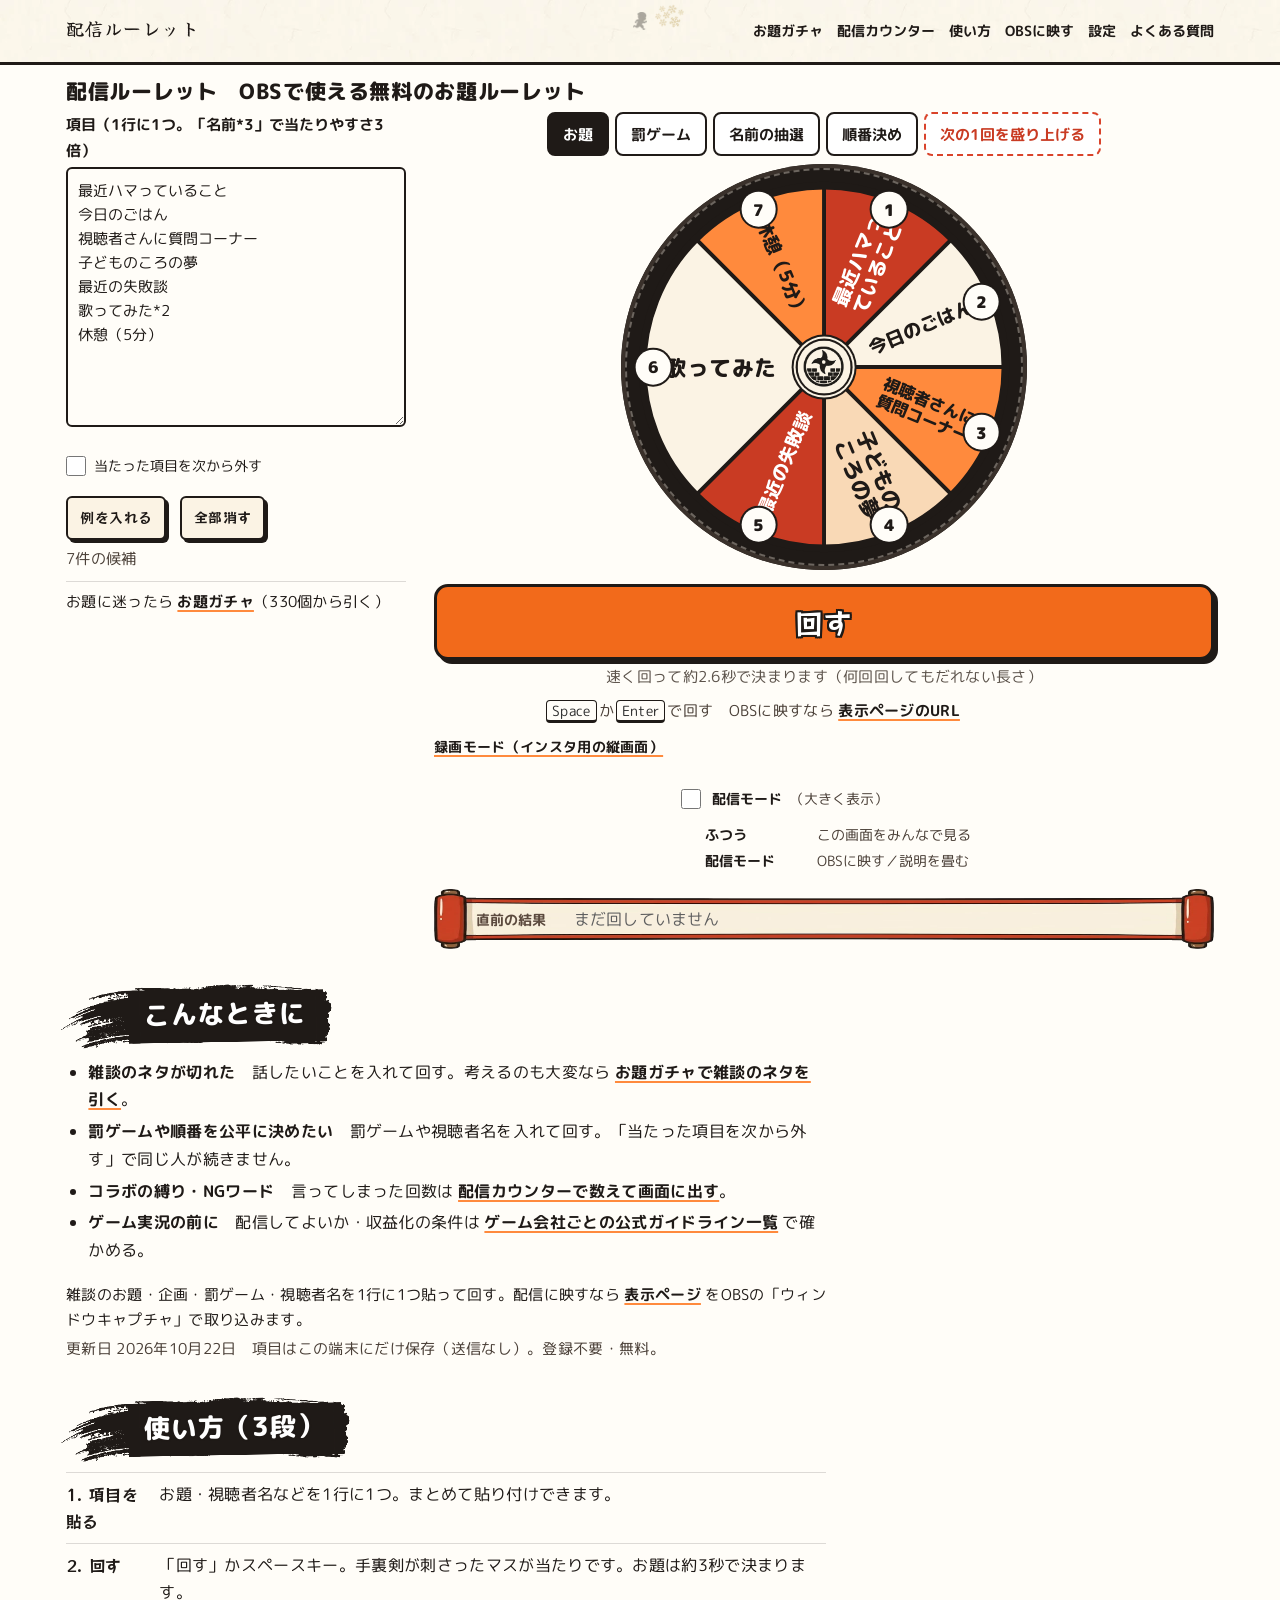
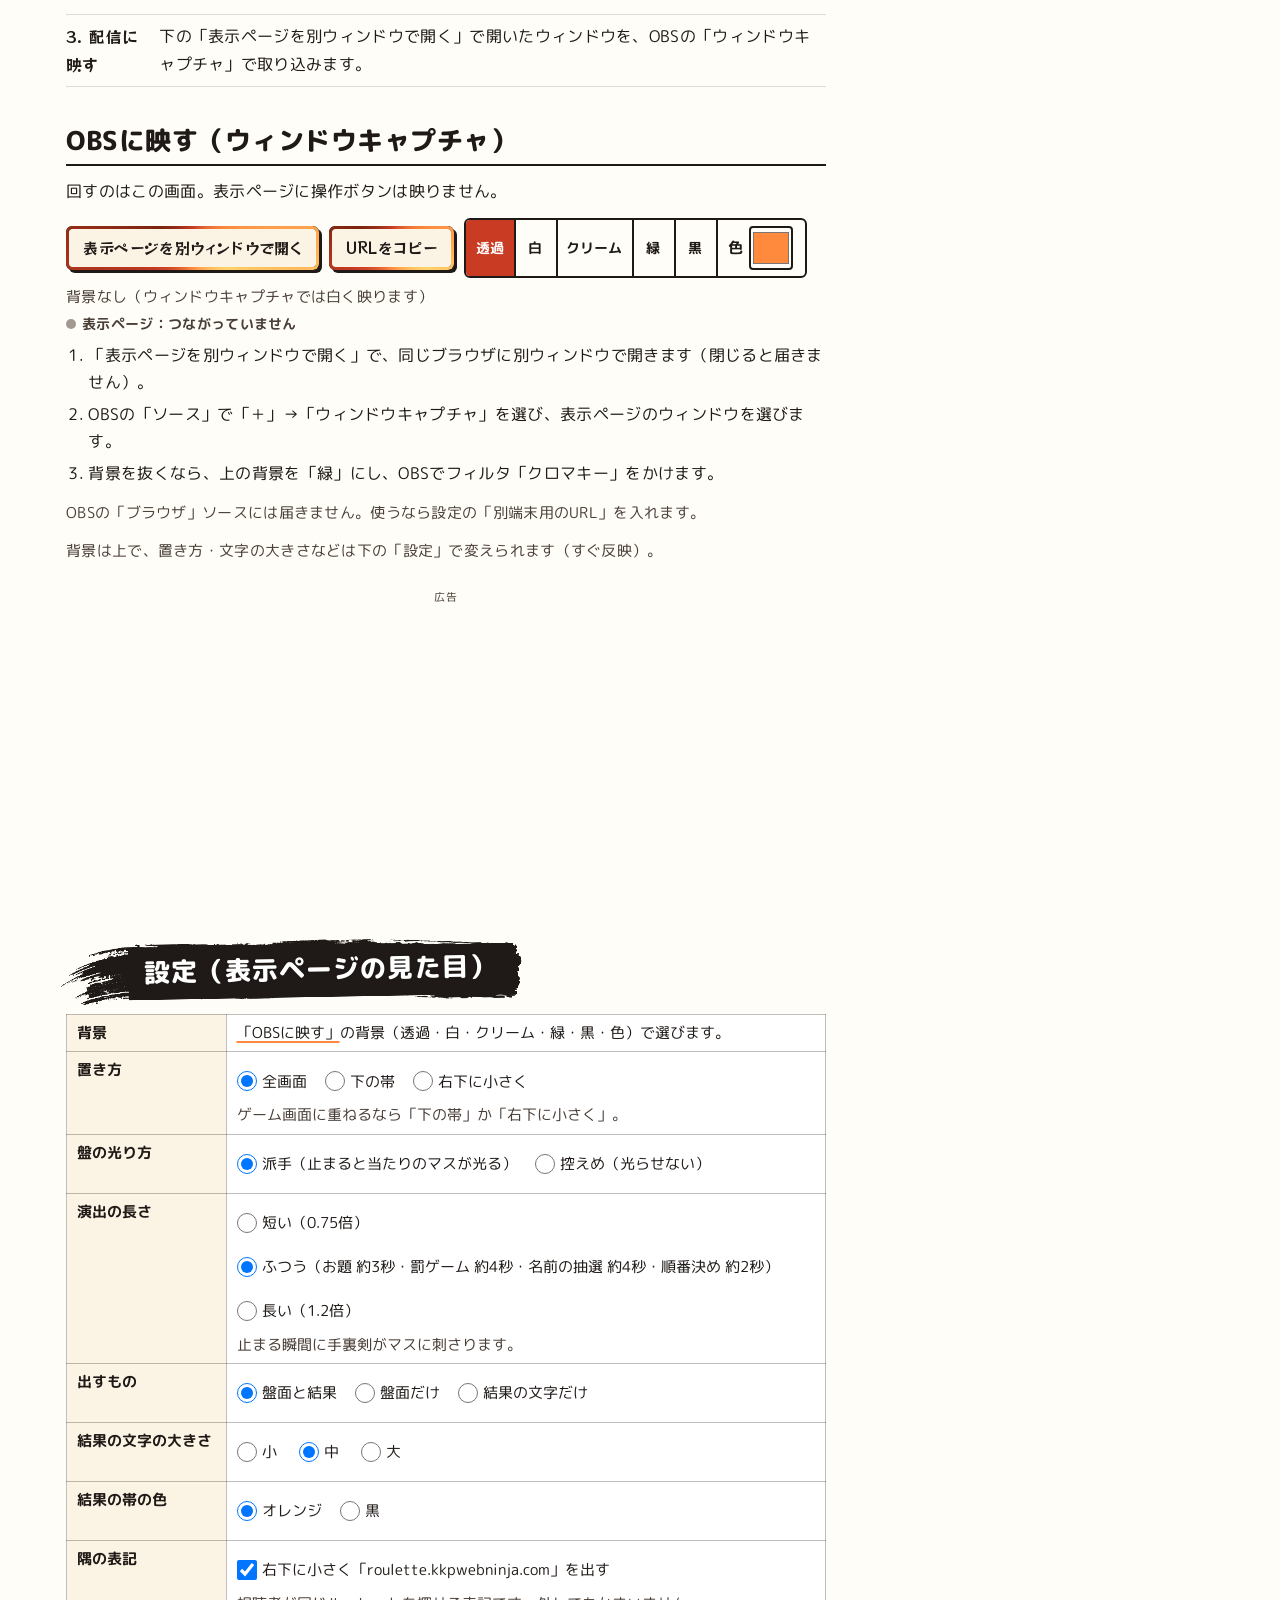
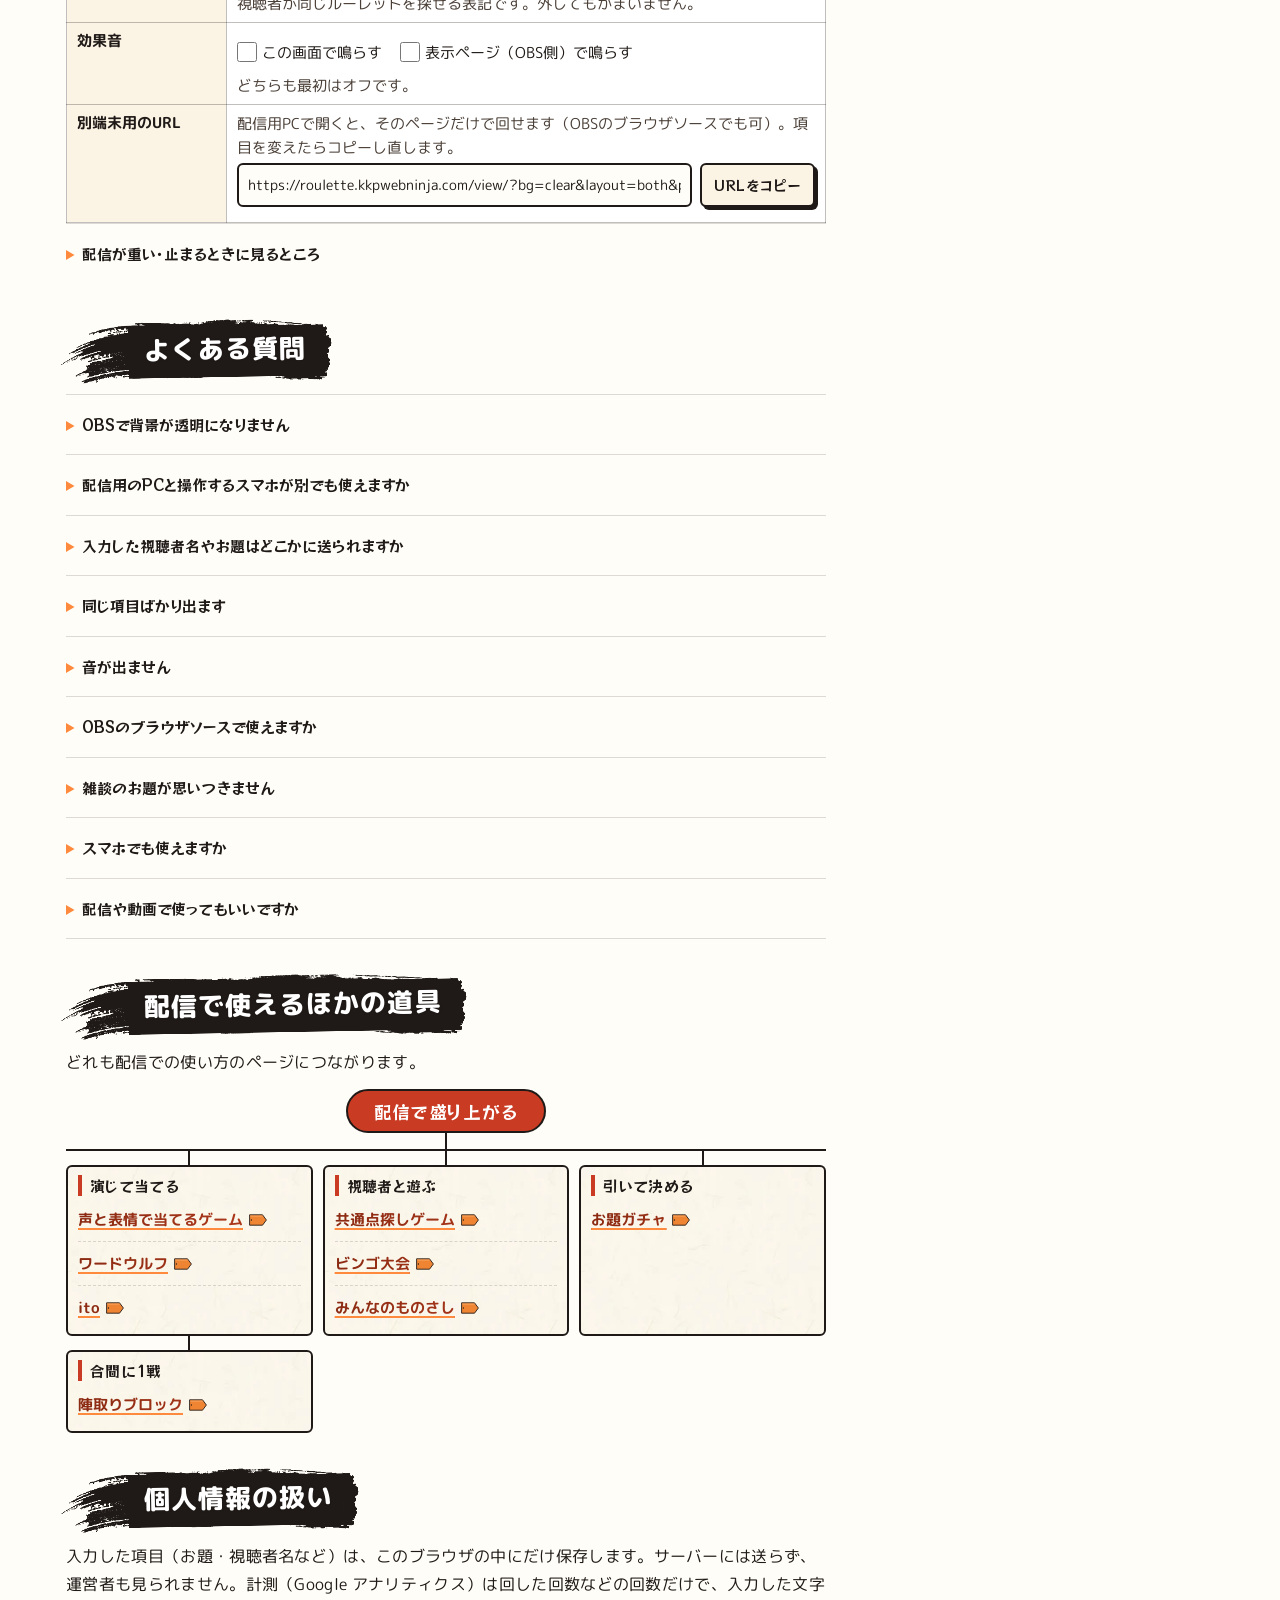
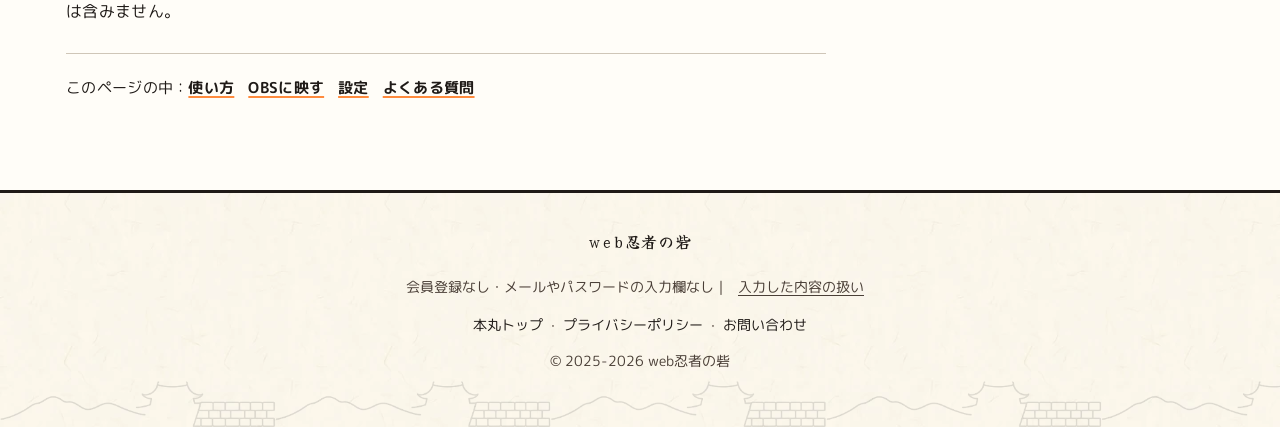
<file: index.html>
<!DOCTYPE html>
<html lang="ja">
<head>
<meta charset="UTF-8">
<meta name="viewport" content="width=device-width, initial-scale=1">
<title>配信ルーレット｜OBSで使える無料のお題ルーレット（雑談・企画・罰ゲーム）</title>
<meta name="description" content="OBSで使える無料のルーレット。雑談のお題・企画・罰ゲーム・視聴者名を1行に1つ貼って回すだけ。表示ページをウィンドウキャプチャで取り込み、緑の背景はクロマキーで抜けます。登録不要、項目はこの端末にだけ保存。">
<link rel="canonical" href="https://roulette.kkpwebninja.com/">
<meta name="robots" content="index,follow,max-image-preview:large">
<meta name="theme-color" content="#e2600f">
<!-- WEBNINJA_UNIFIED_FAVICON -->
<link rel="icon" type="image/png" sizes="32x32" href="/favicon.png">
<link rel="icon" type="image/png" sizes="192x192" href="/favicon-192.png">
<link rel="apple-touch-icon" sizes="180x180" href="/apple-touch-icon.png">
<link rel="preconnect" href="https://fonts.googleapis.com">
<link rel="preconnect" href="https://fonts.gstatic.com" crossorigin>
<link href="https://fonts.googleapis.com/css2?family=M+PLUS+Rounded+1c:wght@400;700;800;900&display=swap" rel="stylesheet">
<link href="https://fonts.googleapis.com/css2?family=Dela+Gothic+One&display=swap&text=NRS%E7%B5%90%E6%9E%9C%E6%AE%8B%E3%82%8A0123456789%2F" rel="stylesheet">
<meta property="og:title" content="配信ルーレット｜OBSで使える無料のお題ルーレット">
<meta property="og:description" content="雑談のお題・企画・罰ゲーム・視聴者名を貼って回すだけ。OBSに映す表示ページつき。登録不要・無料。">
<meta property="og:type" content="website">
<meta property="og:url" content="https://roulette.kkpwebninja.com/">
<meta property="og:site_name" content="配信ルーレット">
<meta property="og:image" content="https://roulette.kkpwebninja.com/ogp.jpg?d=20261023b">
<meta name="twitter:card" content="summary_large_image">
<meta name="twitter:image" content="https://roulette.kkpwebninja.com/ogp.jpg?d=20261023b">
<script src="/ga.js"></script>
<!-- 共通部品 D4 の kit.js は defer なしで先に読む（配信モードの判定 KKit.stream を stream.js と広告より先に使う） -->
<script src="/kit/kit.js?v=d7b7a27"></script>
<script src="/stream.js"></script>
<!-- 2026-11-28 録画モード（?rec=1）のときだけ、結果の太字（RocknRoll One）を字を絞らずに読む（項目は人ごとにちがう字なので） -->
<script>if (window.KKit && KKit.rec && KKit.rec.on) (function () { var l = document.createElement('link'); l.rel = 'stylesheet'; l.href = 'https://fonts.googleapis.com/css2?family=RocknRoll+One&display=swap'; document.head.appendChild(l); })();</script>
<script type="application/ld+json">
{
  "@context":"https://schema.org",
  "@graph":[
    {"@type":"WebApplication","@id":"https://roulette.kkpwebninja.com/#app","name":"配信ルーレット","url":"https://roulette.kkpwebninja.com/","applicationCategory":"UtilitiesApplication","operatingSystem":"Web","inLanguage":"ja","datePublished":"2026-10-15","dateModified":"2026-10-22","description":"OBSで使える無料のお題ルーレット。ライブ配信の雑談のお題・企画・罰ゲーム・視聴者名を貼って回す。OBSのウィンドウキャプチャで映す表示ページつき。項目は端末内にだけ保存、ログイン不要。","offers":{"@type":"Offer","price":"0","priceCurrency":"JPY"},"author":{"@type":"Organization","name":"web忍者の砦"},"publisher":{"@type":"Organization","name":"web忍者の砦","url":"https://kkpwebninja.com/"}},
    {"@type":"FAQPage","@id":"https://roulette.kkpwebninja.com/#faq","mainEntity":[
      {"@type":"Question","name":"OBSで背景が透明になりません","acceptedAnswer":{"@type":"Answer","text":"ウィンドウキャプチャはウィンドウをそのまま映すので、背景は透けません。設定の背景を「緑（クロマキー）」にして、OBSでそのソースにフィルタ「クロマキー」をかけてください。別端末用のURLをブラウザソースに入れているときは、ページ側で背景を透過にしています。そのときは、ブラウザソースの「カスタムCSS」に body { background-color: ... } が残っていると透過になりません。カスタムCSSを空にするか、設定の背景を「透過」に戻してください。"}},
      {"@type":"Question","name":"配信用のPCと操作するスマホが別でも使えますか","acceptedAnswer":{"@type":"Answer","text":"同じ端末・同じブラウザなら自動で同期します（タブをまたいで通信するだけで、サーバーは通りません）。OBSの「ブラウザ」ソースは別のブラウザなので、同じPCでも同期しません。別の端末のときは設定の「別端末用のURL」を配信用PCで開いてください。項目がURLに入っているので、そのページ側でスペースキーかクリックで回せます。"}},
      {"@type":"Question","name":"入力した視聴者名やお題はどこかに送られますか","acceptedAnswer":{"@type":"Answer","text":"サーバーには送りません。項目はこのブラウザの中（localStorage）に残り、「全部消す」で消せます。「別端末用のURL」には項目が入ります（URLを見た人には読めます）。計測は「回した回数」のような回数だけで、項目の中身は送りません。"}},
      {"@type":"Question","name":"同じ項目ばかり出ます","acceptedAnswer":{"@type":"Answer","text":"「当たった項目を次から外す」にチェックを入れると、出た項目は候補から外れます。全部出し切ったら「外した項目を戻す」で最初からにできます。"}},
      {"@type":"Question","name":"音が出ません","acceptedAnswer":{"@type":"Answer","text":"最初はオフです。設定の「効果音」を入れてください。ウィンドウキャプチャで映すときは、PCから出た音がOBSの「デスクトップ音声」として配信に乗ります。別端末用のURLをブラウザソースに入れているときは、ソースの「音声をOBSで制御する」をオンにし、「表示ページ（OBS側）で鳴らす」にもチェックを入れます。ブラウザの決まりで、ページを一度クリックするまで音が鳴らないことがあります。"}},
      {"@type":"Question","name":"OBSのブラウザソースで使えますか","acceptedAnswer":{"@type":"Answer","text":"この画面の操作は、OBSのブラウザソースには届きません（OBSの中は別のブラウザのため）。ブラウザソースを使うなら、設定の「別端末用のURL」をコピーして入れてください。そのページだけで、スペースキーかクリックで回せます。ふだんは「表示ページを別ウィンドウで開く」を「ウィンドウキャプチャ」で取り込むのがかんたんです。"}},
      {"@type":"Question","name":"雑談のお題が思いつきません","acceptedAnswer":{"@type":"Answer","text":"お題ガチャ を使うと、雑談・究極の二択・罰ゲーム・縛りなど330個から引けます。配信に映す表示ページはこのルーレットと共通です。"}},
      {"@type":"Question","name":"スマホでも使えますか","acceptedAnswer":{"@type":"Answer","text":"使えます。画面が縦に並ぶだけで、回す・除外・履歴は同じです。配信に映す使い方はPCが前提なので、PCの横画面に合わせて作っています。"}},
      {"@type":"Question","name":"配信や動画で使ってもいいですか","acceptedAnswer":{"@type":"Answer","text":"はい。個人・法人を問わず、配信・録画・切り抜き・収益化に使えます。使うときは、お問い合わせで一言いただけると助かります。ご要望があれば、優先してアップデートします。細かい条件は 配信・動画でのご利用について にまとめています。"}}
    ]}
  ]
}
</script>
<!-- 共通部品 D4（kkp-kit を kit/ にコピーしたもの。中は手で直さず kkp-kit 側で直して sync.sh） -->
<!-- k-fonts:start -->
<link href="https://fonts.googleapis.com/css2?family=Yuji+Syuku&family=RocknRoll+One&display=swap&text=%2A-.0123456789%3ABCEFGLNOPRSTUWYabcdeghijklmnoprtuwy%7B%7D%C2%A9%C2%B7%E2%86%92%E3%80%81%E3%80%82%E3%80%8C%E3%80%8D%E3%81%82%E3%81%84%E3%81%86%E3%81%88%E3%81%8A%E3%81%8B%E3%81%8C%E3%81%8D%E3%81%8F%E3%81%90%E3%81%91%E3%81%92%E3%81%93%E3%81%94%E3%81%95%E3%81%97%E3%81%98%E3%81%99%E3%81%9A%E3%81%9B%E3%81%9D%E3%81%9F%E3%81%A0%E3%81%A1%E3%81%A3%E3%81%A4%E3%81%A6%E3%81%A7%E3%81%A8%E3%81%A9%E3%81%AA%E3%81%AB%E3%81%AD%E3%81%AE%E3%81%AF%E3%81%B0%E3%81%B3%E3%81%B5%E3%81%B6%E3%81%BB%E3%81%BE%E3%81%BF%E3%82%80%E3%82%81%E3%82%82%E3%82%84%E3%82%88%E3%82%89%E3%82%8A%E3%82%8B%E3%82%8C%E3%82%8D%E3%82%8F%E3%82%92%E3%82%93%E3%82%A1%E3%82%A2%E3%82%A3%E3%82%A4%E3%82%A6%E3%82%A7%E3%82%A8%E3%82%AA%E3%82%AB%E3%82%AC%E3%82%AD%E3%82%AF%E3%82%B0%E3%82%B2%E3%82%B3%E3%82%B4%E3%82%B5%E3%82%B6%E3%82%B7%E3%82%B8%E3%82%B9%E3%82%BD%E3%82%BF%E3%83%80%E3%83%81%E3%83%83%E3%83%86%E3%83%87%E3%83%88%E3%83%89%E3%83%8A%E3%83%8D%E3%83%90%E3%83%93%E3%83%94%E3%83%95%E3%83%96%E3%83%97%E3%83%9A%E3%83%9B%E3%83%9C%E3%83%9D%E3%83%9E%E3%83%A0%E3%83%A3%E3%83%A9%E3%83%AA%E3%83%AB%E3%83%AC%E3%83%AD%E3%83%AF%E3%83%B3%E3%83%BB%E3%83%BC%E4%B8%80%E4%B8%8A%E4%B8%8B%E4%B8%8D%E4%B8%A6%E4%B8%AD%E4%B8%B8%E4%B9%97%E4%BA%8C%E4%BA%BA%E4%BB%98%E4%BB%A5%E4%BB%B6%E4%BC%81%E4%BC%9A%E4%BD%93%E4%BD%95%E4%BD%9C%E4%BD%BF%E4%BE%8B%E4%BF%9D%E4%BF%A1%E5%80%8B%E5%80%8D%E5%80%99%E5%81%B4%E5%83%8F%E5%84%AA%E5%85%88%E5%85%89%E5%85%A5%E5%85%A8%E5%85%AC%E5%85%B1%E5%85%B7%E5%87%BA%E5%88%87%E5%88%9D%E5%88%A5%E5%88%A9%E5%88%B6%E5%88%BA%E5%89%8A%E5%89%8D%E5%89%A3%E5%8A%9B%E5%8A%A9%E5%8A%B9%E5%8B%95%E5%8C%96%E5%8E%9F%E5%8F%8D%E5%8F%8E%E5%8F%96%E5%8F%AF%E5%8F%B3%E5%90%84%E5%90%88%E5%90%8C%E5%90%8D%E5%90%AB%E5%91%8A%E5%95%8F%E5%96%B6%E5%9B%9E%E5%9B%A0%E5%A0%B1%E5%A3%B0%E5%A4%89%E5%A4%96%E5%A4%9A%E5%A4%A7%E5%AD%97%E5%AD%98%E5%AE%89%E5%AE%9A%E5%AE%9F%E5%B0%8F%E5%B1%8A%E5%B1%A5%E5%B8%AF%E5%B9%B3%E5%B9%B4%E5%BA%83%E5%BA%A6%E5%BC%8F%E5%BC%95%E5%BD%93%E5%BE%A1%E5%BF%8D%E6%80%9D%E6%83%85%E6%88%BB%E6%89%8B%E6%89%B1%E6%8A%9C%E6%8A%9E%E6%8A%BD%E6%8E%A2%E6%8E%A7%E6%8F%90%E6%93%8D%E6%95%B0%E6%96%87%E6%96%99%E6%96%B0%E6%96%B9%E6%97%A5%E6%98%8E%E6%98%A0%E6%99%AF%E6%9B%B4%E6%9B%BF%E6%9C%80%E6%9C%88%E6%9C%89%E6%9C%9B%E6%9C%9F%E6%9C%AB%E6%9C%AC%E6%9D%A1%E6%9E%9A%E6%9E%9C%E6%A5%B5%E6%A8%AA%E6%AC%84%E6%AC%A1%E6%AD%A2%E6%AD%B4%E6%AE%8B%E6%AE%B5%E6%B1%BA%E6%B3%81%E6%B3%95%E6%B4%BE%E6%B6%88%E6%B8%AC%E6%BA%90%E6%BC%94%E7%82%B9%E7%84%A1%E7%94%A8%E7%94%BB%E7%95%8C%E7%95%AA%E7%99%BB%E7%99%BD%E7%9B%8A%E7%9B%9B%E7%9B%A4%E7%9B%AE%E7%9B%B4%E7%9E%AC%E7%9F%AD%E7%A0%A6%E7%A2%BA%E7%A4%BA%E7%A4%BE%E7%A7%92%E7%A9%B6%E7%A9%BA%E7%AB%AF%E7%B4%84%E7%B4%B0%E7%B5%90%E7%B5%B1%E7%B6%9A%E7%B7%91%E7%B7%9A%E7%B8%9B%E7%B8%A6%E7%BD%AE%E7%BD%B0%E8%80%83%E8%80%85%E8%81%B4%E8%83%8C%E8%87%AA%E8%89%B2%E8%8D%B7%E8%A1%8C%E8%A1%A8%E8%A3%8F%E8%A3%9C%E8%A6%81%E8%A6%8B%E8%A6%96%E8%A6%A7%E8%A7%A3%E8%A8%80%E8%A8%88%E8%A8%98%E8%A8%AD%E8%A9%B1%E8%AA%AD%E8%AB%87%E8%B2%A0%E8%B2%BC%E8%B3%AA%E8%B6%B3%E8%BA%AB%E8%BB%BD%E8%BE%BC%E8%BF%B7%E9%80%81%E9%80%8F%E9%80%9A%E9%80%9F%E9%81%8A%E9%81%8B%E9%81%8E%E9%81%93%E9%81%B8%E9%83%A8%E9%85%8D%E9%87%8D%E9%8C%B2%E9%95%B7%E9%96%89%E9%96%8B%E9%96%93%E9%99%90%E9%99%A4%E9%9A%85%E9%9B%91%E9%9D%9E%E9%9D%A2%E9%9F%B3%E9%A0%85%E9%A0%86%E9%A1%8C%E9%B3%B4%E9%BB%92%EF%BC%88%EF%BC%89%EF%BC%8B%EF%BC%8F%EF%BC%9A%EF%BD%9C" rel="stylesheet">
<!-- k-fonts:end -->
<link rel="stylesheet" href="/kit/kit.css?v=d7b7a27">
<style>
:root{--ink:#2b2b2b;--sub:#5f5f5f;--line:#cfc6b8;--line-l:#e8e1d6;--head:#fff6ea;--accent:#e2600f;--accent-d:#b84c0a;--link:#0b57a4;--maru:"M PLUS Rounded 1c","Hiragino Maru Gothic ProN","Hiragino Sans","Noto Sans JP",sans-serif}
*{box-sizing:border-box}
html{-webkit-text-size-adjust:100%}
body{margin:0;background:#fff;color:var(--ink);font-family:"Hiragino Sans","Noto Sans JP","Yu Gothic Medium",Meiryo,sans-serif;font-size:16px;line-height:1.7}
a{color:var(--link)}
p{margin:0 0 .8rem}
ul,ol{padding-left:1.4rem;margin:.2rem 0 .8rem}
li{margin:0 0 .3rem}
button,input,select,textarea{font:inherit;color:inherit}
button{cursor:pointer}
code{font-size:.95em;background:#f4f1ec;padding:1px 5px;border-radius:3px}
.site{border-bottom:2px solid var(--accent)}
.site-in{max-width:1180px;margin:0 auto;padding:9px 16px;display:flex;align-items:baseline;justify-content:space-between;gap:6px 12px;flex-wrap:wrap}
.site-name{font-weight:700;font-size:15px;color:var(--ink);text-decoration:none}
.site-nav{font-size:14px}
.site-nav a{color:var(--sub);text-decoration:none;margin-left:14px;display:inline-block;padding:4px 0}
.site-nav a:first-child{margin-left:0}
.wrap{max-width:1180px;margin:0 auto;padding:12px 16px 40px}
h1{font-size:21px;font-weight:700;margin:0 0 .2rem;line-height:1.4}
.lead{font-size:15px;margin:0 0 .2rem}
.lead-below{margin:18px 0 6px}
@media(max-width:600px){header h1{font-size:19px;line-height:1.4;margin:.5rem 0 .6rem}}
.meta{font-size:14px;color:var(--sub);margin:0 0 .8rem}
h2{font-size:19px;font-weight:700;margin:2.4rem 0 .6rem;padding:0 0 .3rem;border-bottom:2px solid var(--ink);line-height:1.4;scroll-margin-top:8px}
h3{font-size:16.5px;font-weight:700;margin:1.4rem 0 .4rem;padding-left:.55rem;border-left:4px solid var(--accent);line-height:1.4}
table{border-collapse:collapse;width:100%;font-size:14.5px;background:#fff}
th,td{border:1px solid var(--line);padding:7px 10px;text-align:left;vertical-align:top;line-height:1.55}
th{background:var(--head);font-weight:700;white-space:nowrap}
.note{font-size:14px;color:var(--sub)}
.narrow{max-width:760px}

/* 道具 */
.tool{display:grid;grid-template-columns:minmax(280px,340px) minmax(0,1fr);gap:16px 28px;align-items:start;margin-top:6px}
@media(max-width:860px){.tool{grid-template-columns:1fr}textarea#items{min-height:150px}}
.col-in label.lab{display:block;font-weight:700;font-size:14px;margin:0 0 4px}
textarea#items{width:100%;min-height:260px;padding:10px;border:1px solid var(--line);resize:vertical;line-height:1.6;font-size:15px}
.opt{font-size:14px;margin:8px 0 0;display:flex;flex-wrap:wrap;gap:6px 14px;align-items:center}
.opt label{display:inline-flex;align-items:center;gap:5px}
.btn{border:1px solid var(--ink);background:#fff;padding:7px 12px;font-size:14px;font-weight:700;line-height:1.2}
.btn:hover{background:#f4f1ec}
.btn.sm{padding:4px 9px;font-size:14px;font-weight:400}
.btn[disabled]{opacity:.45;cursor:not-allowed}
.count{font-size:14px;color:var(--sub);margin:6px 0 0}
.gacha-link{font-size:14px;margin:10px 0 0;padding:8px 0 0;border-top:1px solid var(--line-l);line-height:1.6}
.col-wheel{display:flex;flex-direction:column;align-items:center}
.fromstream{border:2px solid var(--accent);background:var(--head);padding:8px 12px;margin:0 0 10px;font-size:14.5px;display:flex;gap:8px 10px;align-items:flex-start;flex-wrap:wrap}
.fromstream[hidden]{display:none}
.fromstream p{margin:0;flex:1 1 16em}
.stage{position:relative;width:100%;display:flex;justify-content:center}
#wheel{display:block;max-width:100%}
.spin{margin:14px 0 0;width:100%;max-width:560px;background:var(--accent);color:#fff;border:2px solid #2b2b2b;box-shadow:0 4px 0 #2b2b2b;padding:12px 24px;font-size:24px;font-weight:800;letter-spacing:.06em;min-height:64px}
.spin:active{transform:translateY(3px);box-shadow:0 1px 0 #2b2b2b}
.spin{font-family:"M PLUS Rounded 1c","Hiragino Maru Gothic ProN",sans-serif;font-weight:900;letter-spacing:.04em;transition:transform .08s ease,box-shadow .08s ease,background-color .12s}
.spin:hover:not([disabled]){transform:translateY(-1px);box-shadow:0 5px 0 #2b2b2b}
.spin[disabled]{box-shadow:none;border-color:#c9c2b8}
.btn{transition:transform .08s ease,box-shadow .08s ease}
.btn:hover{transform:translateY(-1px);box-shadow:0 2px 0 #2b2b2b}
.btn:active{transform:translateY(1px);box-shadow:none}
.spin:focus-visible,.btn:focus-visible{outline:3px solid #ffd23f;outline-offset:2px}
.result .r-txt{font-family:"M PLUS Rounded 1c","Hiragino Maru Gothic ProN",sans-serif;font-weight:900;letter-spacing:.01em}
.keys{width:100%;max-width:560px;font-size:14px;color:var(--sub);margin:8px 0 0;text-align:left}
.keys kbd{font-family:inherit;font-size:14px;border:1px solid var(--line);border-bottom-width:2px;padding:0 5px;background:#faf8f4;color:var(--ink);margin:0 2px}
.spin:hover{background:var(--accent-d)}
.spin[disabled]{background:#c9c2b8;cursor:not-allowed}
.result{width:100%;max-width:560px;margin:12px 0 0;border-top:2px solid var(--ink);border-bottom:1px solid var(--line);padding:6px 0 8px;text-align:left;display:grid;grid-template-columns:5.5em 1fr;gap:4px 10px;align-items:baseline}
.result .r-lab{font-size:14px;font-weight:700;color:var(--sub);line-height:1.2}
.result .r-txt{font-family:var(--maru);font-size:28px;font-weight:800;line-height:1.3;word-break:break-word}
.result .r-txt.wait{font-size:16px;font-weight:400;color:var(--sub)}
.hist{margin:14px 0 0;width:100%;max-width:560px;font-size:14px}
.hist-h{display:flex;justify-content:space-between;align-items:center;gap:8px}
.hist-h b{font-size:14px}
.hist ol{margin:4px 0 0;padding-left:1.6rem;max-height:120px;overflow:auto}
.hist li{margin:0;color:var(--sub)}
.hist li span{color:var(--ink)}

/* 広告（標準サイズ・高さ予約） */
.kkp-ad{text-align:center;margin:22px auto 0;max-width:680px;min-height:288px;padding-top:6px;width:100%}
.kkp-ad[hidden]{display:none}
.kkp-ad-label{font-size:11px;color:#999;letter-spacing:.08em;margin:0 0 6px;line-height:1}
.kkp-ad ins.adsbygoogle,.kkp-ad ins.adsbygoogle-later{display:block;width:300px;height:250px;margin:0 auto}
@media(min-width:768px){.kkp-ad{min-height:318px}.kkp-ad ins.adsbygoogle,.kkp-ad ins.adsbygoogle-later{width:336px;height:280px}}
.kkp-ad:has(ins[data-ad-status="unfilled"]){display:none}

/* 使い方・設定 */
.steps{list-style:none;padding:0;margin:0 0 .8rem;border-top:1px solid var(--line-l)}
.steps li{border-bottom:1px solid var(--line-l);padding:8px 0;margin:0;display:grid;grid-template-columns:5.2em 1fr;gap:10px}
.steps li b{font-weight:700}
.urlrow{display:flex;gap:8px;flex-wrap:wrap;align-items:center;margin:4px 0 8px}
.vlive{display:flex;flex-wrap:wrap;align-items:center;gap:6px 14px;margin:6px 0 8px}
#viewOpen{margin:4px 0 0}
.urlrow input{flex:1 1 320px;padding:7px 9px;border:1px solid var(--line);font-size:14px;background:#faf8f4}
.set{width:100%;max-width:760px}
.set th{width:11em}
.set td label{display:inline-flex;align-items:center;gap:5px;margin-right:14px}
@media(max-width:600px){.set,.set tbody,.set tr,.set th,.set td{display:block;width:auto}.set th{white-space:normal;border-bottom:0}.set td label{margin:2px 12px 2px 0}.urlrow input{min-width:0;flex-basis:100%}}
.set select,.set input[type=color]{padding:4px 6px;border:1px solid var(--line)}
.set input[type=color]{width:46px;height:30px;padding:2px}
.flash{font-size:14px;color:var(--accent-d);margin-left:4px}
details{border-top:1px solid var(--line-l);padding:8px 0}
details:last-of-type{border-bottom:1px solid var(--line-l)}
summary{cursor:pointer;font-weight:700;font-size:15px;padding:9px 0}
details p{margin:.5rem 0 .3rem;font-size:15px}
.uf{text-align:center;padding:2rem 1rem 2.5rem;font-size:.875rem;color:#94a3b8;line-height:2;border-top:1px solid #f0e6d2;margin-top:2.5rem;background:#fffcf7}
.uf-name{font-weight:800;color:#8b6b3d;font-size:.875rem;margin-bottom:.4rem}
.uf a{color:#8b6b3d;text-decoration:none;margin:0 .5rem}
.uf-c{margin-top:.5rem;color:#bfa97a}

/* 2026-10-20 配信で映しても読めるように：大きい画面では道具の欄を広く・直前の結果を大きく（PC・2列のときだけ） */
@media(min-width:1500px){.wrap{max-width:1560px}.site-in{max-width:1560px}}
@media(min-width:861px){.result{max-width:none}.result .r-txt{font-size:clamp(28px,2.6vw,52px);line-height:1.25;word-break:auto-phrase;text-wrap:balance}.spin{max-width:none}}
/* 2026-10-25 「当たった項目を次から外す」のチェック欄が13pxだった。箱20px・押せる高さ44px */
.opt>label:has(#exclude){display:inline-flex;align-items:center;gap:8px;min-height:44px}
#exclude{width:20px;height:20px;margin:0;flex:none}
/* 2026-11-10 設定の選ぶ所が高さ22px・丸13pxだった。押せる高さ44px・丸20px */
.set td label,.opt label{min-height:44px;min-width:44px}
body .btn.sm,body .stream-sw{min-height:44px}
.set input[type=radio],.set input[type=checkbox]{width:20px;height:20px;margin:0;flex:none}
.k-vo-bg button{min-width:44px}
.k-vo-color input[type=color]{min-width:44px;min-height:44px}
.urlrow input{min-height:44px}
/* 2026-11-04 スマホ幅だけ、盤と「回す」を項目の欄より上に。項目の欄は「項目を編集」で開け閉め（PC・配信用は変えない） */
.edit-tg{display:none}
@media(max-width:600px){
  .tool .col-wheel{order:-1}
  .col-in .edit-tg{display:block;width:100%;min-height:48px;font-size:15px;text-align:left}
  .col-in.shut>:not(.edit-tg){display:none}
}
/* ===== 録画モード（?rec=1・2026-11-28）: インスタに載せる画面録画用の縦9:16。枠・安全地帯・広告とGA4は kit の k-rec。
   ふつうの画面の盤（.stage と #wheel）を録画モードのときだけ枠へ移して使う（同じ盤・同じ演出）。項目はふつうの画面で入れておく */
#rlRec{background:var(--k-kinari) url(/kit/img/d4-washi.webp) center/480px repeat}
#rlRec[data-rec-bg]{background:var(--k-kinari) var(--k-rec-bg) center/cover no-repeat}   /* 2026-11-28 背景の絵（kit の data-rec-bg・Gemini 製・文字なし） */
#rlRec .k-rec-cheer{bottom:7cqh}   /* 女の子は下のボタンの所に出す（止まった項目と盤に重ねない） */
#rlRec .rl-safe{gap:1.4cqh;align-items:stretch}
#rlRec .rl-head{flex:none;min-height:15cqh;display:flex;flex-direction:column;align-items:center;justify-content:center;text-align:center}
#rlRec .rl-head span{display:block;font-size:max(14px,3.8cqw);font-weight:800;color:var(--k-sumi);line-height:1.3}
#rlRec .rl-head b{display:block;font-size:9.5cqw;color:#ffd27a;word-break:auto-phrase;overflow-wrap:anywhere;display:-webkit-box;-webkit-box-orient:vertical;-webkit-line-clamp:3;overflow:hidden}
#rlRec .rl-head.res b{color:#fff}
#rlRec .rl-head .rl-pre{display:inline-block;margin:0 auto .6cqh;padding:.2cqh 3cqw;border-radius:999px;background:var(--k-shu);color:#fff;font-size:max(14px,4cqw)}
#rlRec .rl-head .rl-ord{margin-top:.8cqh;font-size:max(14px,3.6cqw);line-height:1.4;display:-webkit-box;-webkit-box-orient:vertical;-webkit-line-clamp:2;overflow:hidden}
#rlRec .rl-head.pop b{animation:rl-pop .42s ease-out}
@keyframes rl-pop{0%{transform:scale(.6);opacity:0}60%{transform:scale(1.08);opacity:1}100%{transform:scale(1)}}
#rlRec .rl-mid{flex:1 1 0;min-height:0;display:flex;align-items:center;justify-content:center;position:relative}
#rlRec .rl-mid .stage{width:auto}
#rlRec .rl-foot{flex:none;min-height:15cqh;display:flex;flex-direction:column;justify-content:flex-start;gap:1cqh;align-items:stretch}   /* 場面が変わっても盤が動かないよう高さを決めておく */
#rlRec button{font-family:inherit;cursor:pointer;-webkit-tap-highlight-color:transparent;margin:0}
#rlRec .rl-btn{display:flex;align-items:center;justify-content:center;min-height:max(48px,7.4cqh);padding:0 1cqw;border:3px solid var(--k-sumi);border-radius:6px;background:var(--k-orange);color:#fff;font-family:var(--k-bold);font-size:max(18px,6cqw);letter-spacing:.06em;text-shadow:var(--k-rec-out);box-shadow:4px 4px 0 var(--k-sumi);white-space:nowrap;line-height:1.2;min-width:0}
#rlRec .rl-btn:active{transform:translate(4px,4px);box-shadow:none}
#rlRec .rl-btn[disabled]{background:#c9c2b8;box-shadow:none;cursor:not-allowed}
#rlRec .rl-row{margin:0;display:flex;align-items:center;justify-content:center;gap:2cqw;flex-wrap:wrap}
#rlRec .rl-sub{display:inline-flex;align-items:center;justify-content:center;min-height:44px;padding:0 3cqw;border:2px solid var(--k-sumi);border-radius:6px;background:#fff;color:var(--k-sumi);font-weight:800;font-size:max(14px,3.4cqw);white-space:nowrap;line-height:1.2}
#rlRec .rl-sub[aria-pressed="true"]{background:var(--k-shu);color:#fff}
#rlRec[data-s=spin] .rl-row{visibility:hidden}
#rlRec[data-s=end] .rl-row{display:none}
#rlRec .k-rec-credit{margin:0}
#rlRec .k-rec-credit[hidden]{display:none}
/* 演出の字は画面の幅（vw）で決まっているので、枠の幅（cqw）に合わせ直す */
#rlRec .rfx-wc-h{font-size:max(16px,4.6cqw)}
#rlRec .rfx-wc-n{font-size:max(24px,9cqw)}
#rlRec .rfx-wc-s{font-size:max(14px,3.8cqw)}
#rlRec .rfx-batsu{font-size:max(14px,4.2cqw)}
#rlRec .rfx-batsu.star{font-size:max(15px,4.8cqw)}
#rlRec .rfx-safe{font-size:max(18px,6cqw)}
#rlRec .rfx-nen{min-width:0;width:70cqw;top:var(--k-rec-top)}
#rlRec .rfx-nen-t{font-size:max(18px,7cqw)}
#rlRec .rfx-nen-s{font-size:max(14px,3.6cqw)}
#rlRec .rfx-order{display:none}   /* 順番は上の大きな字で出す（右の表はインスタの右端に隠れるため） */
</style>
<link rel="stylesheet" href="/d4.css?v=20261030b">
<link rel="stylesheet" href="/stream.css">
<link rel="stylesheet" href="/rfx.css?v=20261023b">
<style>
/* 2026-11-11 スマホの上のナビを1段に：「設定」「よくある質問」はページの下の1行へ（PCは今のまま） */
@media(max-width:600px){.site-nav .nav-pc{display:none}}
.page-links{margin:28px 0 0;padding:12px 0 0;border-top:1px solid var(--line);font-size:15px}
.page-links a{display:inline-flex;align-items:center;min-height:44px;margin-right:14px}
html.stream .page-links{display:none}
/* 2026-11-28 録画モードへの小さなリンク（配信モードでは出さない） */
.rec-link-row{margin:2px 0 0;width:100%;max-width:560px;text-align:left}
@media(min-width:861px){.rec-link-row{max-width:none}}
html.stream .rec-link-row{display:none}
/* 2026-11-11 本文と補足の字を15px以上に（表の中の小さい字はそのまま） */
body .meta,body .note,body .gacha-link,body .count,body .keys,body .rfx-mode-note,body .col-in label.lab,body .k-vo-how,body .set td label{font-size:15px}
</style>
</head>
<body class="k-page">
<!-- 2026-11-28 録画モード（?rec=1）の画面。ふつうの画面では出ない（kit の .k-rec-stage）。盤は下の script がふつうの画面から移す -->
<div class="k-rec-stage" id="rlRec" data-s="start" data-rec-bg="/img/rec-bg.webp">
  <div class="k-rec-safe rl-safe">
    <div class="rl-head" id="rlHead"><b class="k-rec-big" id="rlBig">今日のお題は？</b><span id="rlSub"></span></div>
    <div class="rl-mid" id="rlMid"></div>
    <div class="rl-foot">
      <button type="button" class="rl-btn" id="rlSpin">回す</button>
      <p class="k-rec-credit" id="rlCredit" hidden>roulette.kkpwebninja.com<small>お題・罰ゲーム・抽選のルーレット（無料）</small></p>
      <p class="rl-row"><button type="button" class="rl-sub" id="rlSound" aria-pressed="false">効果音</button><a class="k-rec-exit" href="/">ふつうの画面に戻る</a></p>
    </div>
  </div>
</div>
<div class="site"><div class="k-bg" aria-hidden="true"><img class="k-deco k-ninja" src="/kit/img/d4-ninja.webp" alt=""><img class="k-deco k-season k-season-momiji" src="/kit/img/d4-momiji.webp" alt=""><img class="k-deco k-season k-season-yuki" src="/kit/img/d4-yuki.webp" alt=""><img class="k-deco k-season k-season-shochikubai" src="/kit/img/d4-kadomatsu.webp" alt=""></div><div class="site-in">
  <a class="site-name" href="/">配信ルーレット</a>
  <nav class="site-nav"><a href="/odai-gacha/">お題ガチャ</a><a href="/counter/">配信カウンター</a><a href="#howto">使い方</a><a href="#obs">OBSに映す</a><a class="nav-pc" href="#settings">設定</a><a class="nav-pc" href="#faq">よくある質問</a></nav>
</div></div>
<div class="wrap">
<header>
  <h1>配信ルーレット　OBSで使える無料のお題ルーレット</h1>
</header>

<main>
<div class="fromstream" id="fromStream" hidden><p>配信で見たルーレットはこれです。項目を入れて「回す」だけ。登録なし・無料です。</p><button class="btn sm" id="fromStreamTry">例で回してみる</button><button class="btn sm" id="fromStreamX" aria-label="閉じる">閉じる</button></div>
<div class="tool">
  <div class="col-in" id="colIn">
    <button type="button" class="btn edit-tg" id="editTg" aria-controls="colIn" aria-expanded="true">項目の欄を閉じる</button>
    <label class="lab" for="items">項目（1行に1つ。「名前*3」で当たりやすさ3倍）</label>
    <textarea id="items" spellcheck="false" placeholder="最近ハマっていること
今日のごはん
視聴者さんに質問コーナー
歌ってみた*2"></textarea>
    <div class="opt">
      <label><input type="checkbox" id="exclude"> 当たった項目を次から外す</label>
      <button class="btn sm" id="restore" hidden>外した項目を戻す（<span id="exN">0</span>）</button>
    </div>
    <div class="opt">
      <button class="btn sm" id="sample">例を入れる</button>
      <button class="btn sm" id="clear">全部消す</button>
    </div>
    <p class="count" id="count">項目を2つ以上入れると回せます。</p>
    <p class="gacha-link">お題に迷ったら <a href="/odai-gacha/">お題ガチャ</a>（330個から引く）</p>
  </div>
  <div class="col-wheel">
    <div class="rfx-modes" role="group" aria-label="使い方">
      <button type="button" data-mode="odai" aria-pressed="true">お題</button>
      <button type="button" data-mode="batsu" aria-pressed="false">罰ゲーム</button>
      <button type="button" data-mode="name" aria-pressed="false">名前の抽選</button>
      <button type="button" data-mode="order" aria-pressed="false">順番決め</button>
      <button type="button" class="rfx-hype" id="hype" aria-pressed="false" title="次の1回だけ、止まりかけで止めて「どこに刺さる？」と聞きます">次の1回を盛り上げる</button>
    </div>
    <div class="stage"><div id="wheel" role="img" aria-label="ルーレット"></div></div>
    <button class="spin k-btn k-btn-main k-btn-big" id="spin" disabled>回す</button>
    <p class="rfx-mode-note" id="modeNote"></p>
    <p class="keys"><kbd>Space</kbd>か<kbd>Enter</kbd>で回す　OBSに映すなら <a href="#obs">表示ページのURL</a></p>
    <p class="rec-link-row"><a class="k-rec-link" href="?rec=1">録画モード（インスタ用の縦画面）</a></p>
    <div data-stream-sw></div>
    <div class="result" aria-live="polite">
      <div class="r-lab">直前の結果</div>
      <div class="r-txt wait" id="rtxt">まだ回していません</div>
    </div>
    <div class="hist" id="hist" hidden>
      <div class="hist-h"><b>履歴（新しい順・最大20件）</b><span><button class="btn sm" id="copyHist">コピー</button> <button class="btn sm" id="clearHist">消す</button></span></div>
      <ol id="histList"></ol>
    </div>
    <div class="kkp-ad" id="adResult" hidden>
      <div class="kkp-ad-label">広告</div>
      <ins class="adsbygoogle-later" style="display:block" data-ad-client="ca-pub-1298304917726270" data-ad-slot="2937937957" data-ad-format="rectangle" data-full-width-responsive="false"></ins>
    </div>
  </div>
</div>

<div class="narrow">
<h2 id="scene" class="k-hd">こんなときに</h2>
<ul>
  <li><b>雑談のネタが切れた</b>　話したいことを入れて回す。考えるのも大変なら <a href="/odai-gacha/">お題ガチャで雑談のネタを引く</a>。</li>
  <li><b>罰ゲームや順番を公平に決めたい</b>　罰ゲームや視聴者名を入れて回す。「当たった項目を次から外す」で同じ人が続きません。</li>
  <li><b>コラボの縛り・NGワード</b>　言ってしまった回数は <a href="/counter/">配信カウンターで数えて画面に出す</a>。</li>
  <li><b>ゲーム実況の前に</b>　配信してよいか・収益化の条件は <a href="/guideline/">ゲーム会社ごとの公式ガイドライン一覧</a> で確かめる。</li>
</ul>

<!-- 2026-11-14 説明と更新日は道具の下へ（スマホで最初の画面にルーレットを出す） -->
<div class="lead-below"><p class="lead">雑談のお題・企画・罰ゲーム・視聴者名を1行に1つ貼って回す。配信に映すなら <a href="#obs">表示ページ</a> をOBSの「ウィンドウキャプチャ」で取り込みます。</p>
  <p class="meta">更新日 2026年10月22日　項目はこの端末にだけ保存（送信なし）。登録不要・無料。</p></div>
<h2 id="howto" class="k-hd">使い方（3段）</h2>
<ol class="steps">
  <li><b>1. 項目を貼る</b><span>お題・視聴者名などを1行に1つ。まとめて貼り付けできます。</span></li>
  <li><b>2. 回す</b><span>「回す」かスペースキー。手裏剣が刺さったマスが当たりです。お題は約3秒で決まります。</span></li>
  <li><b>3. 配信に映す</b><span>下の「表示ページを別ウィンドウで開く」で開いたウィンドウを、OBSの「ウィンドウキャプチャ」で取り込みます。</span></li>
</ol>

<h2 id="obs" class="k-h2">OBSに映す（ウィンドウキャプチャ）</h2>
<p>回すのはこの画面。表示ページに操作ボタンは映りません。</p>
<div class="k-view-open" id="viewOpen" data-k-view="/view/" data-k-ch="kkp-roulette" data-k-name="kkp_roulette_view" data-k-def="clear" data-k-bgs="clear white cream green black color"></div>
<p class="vlive"><span class="k-live" data-k-live="kkp-roulette">表示ページ：つながっていません</span><span class="flash" id="copyMsg"></span></p>
<ol>
  <li>「表示ページを別ウィンドウで開く」で、同じブラウザに別ウィンドウで開きます（閉じると届きません）。</li>
  <li>OBSの「ソース」で「＋」→「ウィンドウキャプチャ」を選び、表示ページのウィンドウを選びます。</li>
  <li>背景を抜くなら、上の背景を「緑」にし、OBSでフィルタ「クロマキー」をかけます。</li>
</ol>
<p class="note">OBSの「ブラウザ」ソースには届きません。使うなら設定の「別端末用のURL」を入れます。</p>
<p class="note">背景は上で、置き方・文字の大きさなどは下の「設定」で変えられます（すぐ反映）。</p>

<div class="kkp-ad" id="adHowto">
  <div class="kkp-ad-label">広告</div>
  <ins class="adsbygoogle-later" style="display:block" data-ad-client="ca-pub-1298304917726270" data-ad-slot="2937937957" data-ad-format="rectangle" data-full-width-responsive="false"></ins>
</div>

<h2 id="settings" class="k-hd">設定（表示ページの見た目）</h2>
<table class="set">
<tr><th>背景</th><td><a href="#obs">「OBSに映す」</a>の背景（透過・白・クリーム・緑・黒・色）で選びます。</td></tr>
<tr><th>置き方</th><td>
  <label><input type="radio" name="place" value="full" checked> 全画面</label>
  <label><input type="radio" name="place" value="band"> 下の帯</label>
  <label><input type="radio" name="place" value="corner"> 右下に小さく</label>
  <div class="note">ゲーム画面に重ねるなら「下の帯」か「右下に小さく」。</div>
</td></tr>
<tr><th>盤の光り方</th><td>
  <label><input type="radio" name="wfx" value="full" checked> 派手（止まると当たりのマスが光る）</label>
  <label><input type="radio" name="wfx" value="lite"> 控えめ（光らせない）</label>
</td></tr>
<tr><th>演出の長さ</th><td>
  <label><input type="radio" name="speed" value="short"> 短い（0.75倍）</label>
  <label><input type="radio" name="speed" value="normal" checked> ふつう（お題 約3秒・罰ゲーム 約4秒・名前の抽選 約4秒・順番決め 約2秒）</label>
  <label><input type="radio" name="speed" value="long"> 長い（1.2倍）</label>
  <div class="note">止まる瞬間に手裏剣がマスに刺さります。</div>
</td></tr>
<tr><th>出すもの</th><td>
  <label><input type="radio" name="layout" value="both" checked> 盤面と結果</label>
  <label><input type="radio" name="layout" value="wheel"> 盤面だけ</label>
  <label><input type="radio" name="layout" value="result"> 結果の文字だけ</label>
</td></tr>
<tr><th>結果の文字の大きさ</th><td>
  <label><input type="radio" name="size" value="1"> 小</label>
  <label><input type="radio" name="size" value="2" checked> 中</label>
  <label><input type="radio" name="size" value="3"> 大</label>
</td></tr>
<tr><th>結果の帯の色</th><td>
  <label><input type="radio" name="ink" value="dark" checked> オレンジ</label>
  <label><input type="radio" name="ink" value="light"> 黒</label>
</td></tr>
<tr><th>隅の表記</th><td><label><input type="checkbox" id="credit" checked> 右下に小さく「roulette.kkpwebninja.com」を出す</label><div class="note">視聴者が同じルーレットを探せる表記です。外してもかまいません。</div></td></tr>
<tr><th>効果音</th><td>
  <label><input type="checkbox" id="sound"> この画面で鳴らす</label>
  <label><input type="checkbox" id="viewSound"> 表示ページ（OBS側）で鳴らす</label>
  <div class="note">どちらも最初はオフです。</div>
</td></tr>
<tr><th>別端末用のURL</th><td>
  <div class="note">配信用PCで開くと、そのページだけで回せます（OBSのブラウザソースでも可）。項目を変えたらコピーし直します。</div>
  <div class="urlrow"><input type="text" id="remoteUrl" readonly><button class="btn" id="copyRemote">URLをコピー</button></div>
</td></tr>
</table>

<details id="trouble"><summary>配信が重い・止まるときに見るところ</summary>
<p>ルーレット自体は軽い（画像も音源ファイルも読み込まない）ので、配信が止まるときはたいてい別の原因です。順に確かめてください。</p>
<ol>
  <li><b>OBSのソースを何枚も重ねていないか。</b>使っていないソースは非表示でなく削除します。ブラウザソースなら「表示されていないときにソースをシャットダウン」をオンにします。</li>
  <li><b>上り（アップロード）の回線速度が配信のビットレートに足りているか。</b>目安は各サービスの公式ページにあります：<a href="https://support.google.com/youtube/answer/2853702" target="_blank" rel="noopener">YouTube ライブ配信のエンコーダ設定</a>／<a href="https://help.twitch.tv/s/article/broadcasting-guidelines" target="_blank" rel="noopener">Twitch の配信ガイドライン</a>。Wi-Fiなら有線に替えるだけで安定することが多いです。</li>
  <li><b>PCの負荷。</b>OBSの統計（表示→統計）で「レンダリングラグ」「エンコードラグ」が出ていればPC側の限界です。配信の解像度かフレームレートを一段下げます。</li>
</ol>
</details>
<div id="affBox" hidden></div>

<h2 id="faq" class="k-hd">よくある質問</h2>
<details><summary>OBSで背景が透明になりません</summary><p>ウィンドウキャプチャはウィンドウをそのまま映すので、背景は透けません。設定の背景を「緑（クロマキー）」にして、OBSでそのソースにフィルタ「クロマキー」をかけてください。別端末用のURLをブラウザソースに入れているときは、ページ側で背景を透過にしています。そのときは、ブラウザソースの「カスタムCSS」に <code>body { background-color: ... }</code> が残っていると透過になりません。カスタムCSSを空にするか、設定の背景を「透過」に戻してください。</p></details>
<details><summary>配信用のPCと操作するスマホが別でも使えますか</summary><p>同じ端末・同じブラウザなら自動で同期します（タブをまたいで通信するだけで、サーバーは通りません）。OBSの「ブラウザ」ソースは別のブラウザなので、同じPCでも同期しません。別の端末のときは設定の「別端末用のURL」を配信用PCで開いてください。項目がURLに入っているので、そのページ側でスペースキーかクリックで回せます。</p></details>
<details><summary>入力した視聴者名やお題はどこかに送られますか</summary><p>サーバーには送りません。項目はこのブラウザの中（localStorage）に残り、「全部消す」で消せます。「別端末用のURL」には項目が入ります（URLを見た人には読めます）。計測は「回した回数」のような回数だけで、項目の中身は送りません。</p></details>
<details><summary>同じ項目ばかり出ます</summary><p>「当たった項目を次から外す」にチェックを入れると、出た項目は候補から外れます。全部出し切ったら「外した項目を戻す」で最初からにできます。</p></details>
<details><summary>音が出ません</summary><p>最初はオフです。設定の「効果音」を入れてください。ウィンドウキャプチャで映すときは、PCから出た音がOBSの「デスクトップ音声」として配信に乗ります。別端末用のURLをブラウザソースに入れているときは、ソースの「音声をOBSで制御する」をオンにし、「表示ページ（OBS側）で鳴らす」にもチェックを入れます。ブラウザの決まりで、ページを一度クリックするまで音が鳴らないことがあります。</p></details>
<details><summary>OBSのブラウザソースで使えますか</summary><p>この画面の操作は、OBSのブラウザソースには届きません（OBSの中は別のブラウザのため）。ブラウザソースを使うなら、設定の「別端末用のURL」をコピーして入れてください。そのページだけで、スペースキーかクリックで回せます。ふだんは「表示ページを別ウィンドウで開く」を「ウィンドウキャプチャ」で取り込むのがかんたんです。</p></details>
<details><summary>雑談のお題が思いつきません</summary><p><a href="/odai-gacha/">お題ガチャ</a> を使うと、雑談・究極の二択・罰ゲーム・縛りなど330個から引けます。配信に映す表示ページはこのルーレットと共通です。</p></details>
<details><summary>スマホでも使えますか</summary><p>使えます。画面が縦に並ぶだけで、回す・除外・履歴は同じです。配信に映す使い方はPCが前提なので、PCの横画面に合わせて作っています。</p></details>
<details><summary>配信や動画で使ってもいいですか</summary><p>はい。個人・法人を問わず、配信・録画・切り抜き・収益化に使えます。使うときは、<a href="https://kkpwebninja.com/otoiawase" target="_blank" rel="noopener">お問い合わせ</a>で一言いただけると助かります。ご要望があれば、優先してアップデートします。細かい条件は <a href="https://kkpwebninja.com/guidelines" target="_blank" rel="noopener">配信・動画でのご利用について</a> にまとめています。</p></details>

<h2 class="k-hd">配信で使えるほかの道具</h2>
<p>どれも配信での使い方のページにつながります。</p>
<div class="k-map"><div class="k-map-core"><span>配信で盛り上がる</span></div><div class="k-map-b"><div class="k-map-br"><p class="k-map-h">演じて当てる</p><a class="k-link" href="https://haa.kkpwebninja.com/haishin/">声と表情で当てるゲーム</a><a class="k-link" href="https://wordwolf.kkpwebninja.com/haishin/">ワードウルフ</a><a class="k-link" href="https://ito.kkpwebninja.com/haishin/">ito</a></div><div class="k-map-br"><p class="k-map-h">視聴者と遊ぶ</p><a class="k-link" href="https://kyoutsu.kkpwebninja.com/haishin/">共通点探しゲーム</a><a class="k-link" href="https://bingomachine.kkpwebninja.com/haishin/">ビンゴ大会</a><a class="k-link" href="https://monosashi.kkpwebninja.com/haishin/">みんなのものさし</a></div><div class="k-map-br"><p class="k-map-h">引いて決める</p><a class="k-link" href="/odai-gacha/">お題ガチャ</a></div><div class="k-map-br"><p class="k-map-h">合間に1戦</p><a class="k-link" href="https://kkpwebninja.com/block/">陣取りブロック</a></div></div></div>

<h2 class="k-hd">個人情報の扱い</h2>
<p>入力した項目（お題・視聴者名など）は、このブラウザの中にだけ保存します。サーバーには送らず、運営者も見られません。計測（Google アナリティクス）は回した回数などの回数だけで、入力した文字は含みません。</p>
<p class="page-links">このページの中：<a href="#howto">使い方</a><a href="#obs">OBSに映す</a><a href="#settings">設定</a><a href="#faq">よくある質問</a></p>
</div>
</main>
</div>

<!-- WEBNINJA_UNIFIED_FOOTER -->
<footer class="uf">
  <div class="uf-name">web忍者の砦</div>
  <div class="kkp-anshin">会員登録なし・メールやパスワードの入力欄なし｜<a href="https://privacypolicy.kkpwebninja.com/#nyuryoku" target="_blank" rel="noopener" style="color:inherit;text-decoration:underline;display:inline-block;padding:10px 2px;">入力した内容の扱い</a></div>
  <div><a href="https://kkpwebninja.com/" target="_blank" rel="noopener">本丸トップ</a>·<a href="https://privacypolicy.kkpwebninja.com/" target="_blank" rel="noopener">プライバシーポリシー</a>·<a href="https://kkpwebninja.com/otoiawase" target="_blank" rel="noopener">お問い合わせ</a></div>
  <div class="uf-c">© 2025-2026 web忍者の砦</div>
</footer>
<script>kkpLoadAds();</script>
<script src="/wheel.js?v=20261023b"></script>
<script src="/rfx.js?v=20261023b"></script>
<script>
(function () {
  'use strict';
  var K = window.KkpWheel;
  var $ = function (id) { return document.getElementById(id); };
  var LS = { text: 'kkp_roulette_text', set: 'kkp_roulette_settings', ex: 'kkp_roulette_excluded', hist: 'kkp_roulette_history', msg: 'kkp_roulette_msg', state: 'kkp_roulette_state' };
  var ORIGIN = 'https://roulette.kkpwebninja.com';
  var SAMPLE = '最近ハマっていること\n今日のごはん\n視聴者さんに質問コーナー\n子どものころの夢\n最近の失敗談\n歌ってみた*2\n休憩（5分）';
  // 使い方ごとの例（「例を入れる」）
  var SAMPLES = {
    odai: SAMPLE,
    batsu: '変顔で10秒\nモノマネ1つ\n語尾に「にゃ」を5分\n★激辛ソースをひと口\n一発ギャグ\nセーフ（なし）*2\n★全力で歌う',
    name: 'たろう\nはなこ\nゆうき\nみさき\nけんた\nあおい\nそうた\nりん',
    order: 'るはね\nにあ\nもも\nゲストさん'
  };
  var MODE_NOTE = {
    odai: '速く回って約2.6秒で決まります（何回回してもだれない長さ）',
    batsu: '項目の頭に★を付けると「きつい罰」。★に近づくと盤のまわりが赤くなります',
    name: '全員同じ見せ方で公平に。当選者は名前を大きく出します（当たった人は次から外す）',
    order: '当たった順に1番・2番…と並びます（当たった項目は自動で外す）'
  };

  // 2026-11-28 録画モード（?rec=1）: 保存した項目と設定を読むだけ。項目・履歴・外した項目・設定は書かない／消さない（画面の中だけで遊ぶ）。表示ページ（/view/）へも送らない
  var REC = !!(window.KKit && KKit.rec && KKit.rec.on);
  function load(k, d) { try { var v = localStorage.getItem(k); return v === null ? d : JSON.parse(v); } catch (e) { return d; } }
  function save(k, v) { if (REC) return; try { localStorage.setItem(k, JSON.stringify(v)); } catch (e) { /* 保存できなくても動く */ } }

  var settings = Object.assign({ layout: 'both', place: 'full', wfx: 'full', speed: 'normal', size: 2, ink: 'dark', credit: true, sound: false, viewSound: false, exclude: false, mode: 'odai' }, load(LS.set, {}));
  // 2026-10-22 背景は kit の背景の選択（KKit.viewBg・k-view-bg:kkp-roulette。透過・白・クリーム・緑・黒・色）に。
  // 前の版の設定（settings.bg / bgColor）は最初の1回だけ移す（透過→clear・#ffffff→white・#fff6ea→cream・#00b140→green・#000000→black・ほかの色はそのまま）
  var BGCH = 'kkp-roulette';
  (function () {
    var had = null; try { had = localStorage.getItem('k-view-bg:' + BGCH); } catch (e) {}
    if (!REC && had === null && settings.bg) {
      var v = String(settings.bg === 'custom' ? settings.bgColor || '' : settings.bg).toLowerCase();
      KKit.viewBg.set(BGCH, { transparent: 'clear', '#ffffff': 'white', '#fff6ea': 'cream', '#00b140': 'green', '#000000': 'black' }[v] || v);
    }
    if ('bg' in settings || 'bgColor' in settings) { delete settings.bg; delete settings.bgColor; save(LS.set, settings); }
  })();
  function bgNow() { return KKit.viewBg.get(BGCH, 'clear'); }
  var excluded = load(LS.ex, []);
  var history = load(LS.hist, []);
  var items = [], pool = [];
  var wheel = K.make($('wheel'), { minPx: 14 });   // 盤は kit の KKit.wheel（操作画面の字は14px以上）
  // 表示ページ（/view/）へ送る: kit の KKit.live（同じブラウザの中だけ。BroadcastChannel＋localStorage・つながりの札 .k-live）。
  // 最後に送ったものが表示ページを開き直したときの画面になる（回す・ガチャの演出は開き直しでは動かさない＝表示ページ側）
  var LIVE = KKit.live({ ch: 'kkp-roulette', role: 'op' });
  function send(msg) { if (REC) return; msg.ts = Date.now(); LIVE.send(msg); }
  function viewSettings() {
    return { layout: settings.layout, place: settings.place, wfx: settings.wfx, speed: settings.speed, size: settings.size, ink: settings.ink, credit: settings.credit, sound: settings.viewSound };
  }
  // 項目はこの端末に残る（kkp_roulette_text・期限なし）。読み直したら、直前の結果をつけて今の盤面を送る（表示ページの結果を消さない）
  function pushState(result) {
    if (result === undefined) { var old = load(LS.state, null); result = old && old.result && pool.some(function (it) { return it.label === old.result; }) ? old.result : null; }
    var st = { t: 'state', items: pool, settings: viewSettings(), result: result };
    save(LS.state, st);
    send(st);
  }

  // 項目
  function readItems() {
    items = K.parseItems($('items').value);
    pool = items.filter(function (it) { return excluded.indexOf(it.label) < 0; });
    wheel.setItems(pool);
    var n = pool.length;
    $('count').textContent = n < 2 ? '項目を2つ以上入れると回せます。' : n + '件の候補' + (excluded.length ? '（' + excluded.length + '件を外しています）' : '');
    $('spin').disabled = n < 2;
    if (REC) recIdle();
    $('exN').textContent = excluded.length;
    $('restore').hidden = excluded.length === 0;
    // 項目は # の後ろに入れる（サーバー・GA4 に届かない）
    $('remoteUrl').value = ORIGIN + '/view/?' + remoteQuery() + '#items=' + remoteItems();
    editLabel();
  }
  // スマホ幅の「項目を編集」（開け閉めは見た目だけ。PC幅では欄はいつも出ている）
  function editLabel() {
    var shut = $('colIn').classList.contains('shut');
    $('editTg').textContent = shut ? '項目を編集（' + pool.length + '件）' : '項目の欄を閉じる';
    $('editTg').setAttribute('aria-expanded', shut ? 'false' : 'true');
  }
  $('editTg').addEventListener('click', function () { $('colIn').classList.toggle('shut'); editLabel(); });
  function remoteItems() {
    return encodeURIComponent(pool.map(function (i) { return i.weight === 1 ? i.label : i.label + '*' + i.weight; }).join('\n'));
  }
  function remoteQuery() {
    var vs = viewSettings();
    var q = [];
    var b = bgNow();
    q.push('bg=' + encodeURIComponent(b.charAt(0) === '#' ? b.slice(1) : b), 'layout=' + vs.layout, 'place=' + vs.place, 'wfx=' + vs.wfx, 'speed=' + vs.speed, 'size=' + vs.size, 'ink=' + vs.ink, 'credit=' + (vs.credit ? 1 : 0), 'sound=' + (vs.sound ? 1 : 0));
    return q.join('&');
  }
  var saveTimer = null;
  $('items').addEventListener('input', function () {
    readItems();
    clearTimeout(saveTimer);
    saveTimer = setTimeout(function () { save(LS.text, $('items').value); pushState(); }, 300);
  });
  $('items').addEventListener('paste', function () { kkpEvent('items_paste'); });
  $('sample').addEventListener('click', function () { $('items').value = SAMPLES[settings.mode] || SAMPLE; orderList = []; excluded = []; save(LS.ex, excluded); $('items').dispatchEvent(new Event('input')); });
  $('clear').addEventListener('click', function () {
    if (!$('items').value.trim() || confirm('項目・外した項目・履歴をこの端末から消します。よいですか？')) {
      $('items').value = ''; excluded = []; history = []; save(LS.ex, excluded); save(LS.hist, history); renderHist();
      $('items').dispatchEvent(new Event('input'));
    }
  });
  $('restore').addEventListener('click', function () { excluded = []; save(LS.ex, excluded); orderList = []; KkpRfx.clearOrder(document.body); send({ t: 'rorder', list: [] }); readItems(); pushState(); });
  $('exclude').addEventListener('change', function () { settings.exclude = this.checked; save(LS.set, settings); });

  // 回す
  wheel.onTick = function () { if (REC ? rec.snd : settings.sound) K.sound('tick'); };
  // 角度は度（kit の KKit.wheel）。表示ページへも度で送る（u:'deg'。前の版はラジアン）。止まる角度は W.pick（当たりは weight どおり）
  // 2026-10-23 手裏剣が刺さったマスが当たり（rfx.js）。当たりは weight どおりに先に決め、予告と盤の回り方はあとから選ぶ。
  // 段取り（plan）を丸ごと表示ページへ送る＝表示ページも同じ結果・同じ演出。演出中に押す（Space）と飛ばす
  var rctl = null, rplan = null, hype = false, orderList = [];
  // 使い方（お題・罰ゲーム・名前の抽選・順番決め）。初期は「お題」（このサイトでいちばん多い使い方）
  function setMode(m) {
    if (!KkpRfx.MODES[m]) m = 'odai';
    settings.mode = m; save(LS.set, settings);
    [].forEach.call(document.querySelectorAll('.rfx-modes button[data-mode]'), function (b) { b.setAttribute('aria-pressed', b.getAttribute('data-mode') === m ? 'true' : 'false'); });
    $('modeNote').textContent = MODE_NOTE[m] || '';
    if (m === 'name' && !settings.exclude) { settings.exclude = true; $('exclude').checked = true; save(LS.set, settings); }
    orderList = []; KkpRfx.clearOrder(document.body); send({ t: 'rorder', list: [] });
    wheel.W.el.setAttribute('data-rfx-mode', m);
  }
  [].forEach.call(document.querySelectorAll('.rfx-modes button[data-mode]'), function (b) { b.addEventListener('click', function () { if (!(rctl && rctl.playing())) setMode(b.getAttribute('data-mode')); }); });
  $('hype').addEventListener('click', function () { hype = !hype; this.setAttribute('aria-pressed', hype ? 'true' : 'false'); });
  function goYama() { if (rctl && rctl.waiting()) { rctl.go(); send({ t: 'rgo', id: rplan.id }); } }
  function spin() {
    if (rctl && rctl.waiting()) { goYama(); return; }
    if (rctl && rctl.playing()) { rctl.skip(); send({ t: 'rskip', id: rplan.id }); return; }
    if (wheel.spinning || pool.length < 2) return;
    var mode = settings.mode || 'odai';
    var p = KkpRfx.plan(wheel.W, { mode: mode, speed: settings.speed, hype: hype, order: orderList });
    if (!p) return;
    rplan = p; hype = false; $('hype').setAttribute('aria-pressed', 'false');
    $('spin').textContent = '飛ばす'; $('spin').classList.add('rfx-skip'); if (REC) recSpin();
    $('rtxt').className = 'r-txt wait'; $('rtxt').textContent = '回っています…';
    // final は「前の版の表示ページ」（plan を知らない）向け: 針（真上）の下に当たりのマスが来る角度。新しい表示ページは plan をなぞる
    send({ t: 'spin', u: 'deg', items: pool, from: p.from, final: p.hitA - p.phi, dur: p.dur, id: p.id, plan: p, settings: viewSettings() });
    kkpEvent('spin', { mode: mode, hype: p.hype ? 1 : 0 });
    rctl = KkpRfx.play({ wheel: wheel, host: $('wheel').parentNode, party: REC ? $('rlRec') : document.body, kusuAt: $('wheel'), sound: REC ? rec.snd : settings.sound,
      onYama: function (on) { $('spin').textContent = on ? '進む' : '飛ばす'; $('spin').classList.toggle('rfx-go', on); if (REC) $('rlSpin').textContent = $('spin').textContent; },
      onAutoGo: function () { send({ t: 'rgo', id: p.id }); },   // 押さなければ6秒で自動で進む（表示ページにも知らせる）
      onFake: function () { $('rtxt').className = 'r-txt wait'; $('rtxt').textContent = 'セーフ…？'; },
      onResult: function (idx) {
        var label = pool[idx] ? pool[idx].label : '';
        $('spin').textContent = '回す'; $('spin').classList.remove('rfx-skip', 'rfx-go');
        var pre = mode === 'order' ? (p.order ? p.order.length : 1) + '番：' : mode === 'batsu' ? '罰ゲーム：' : mode === 'name' ? '当選：' : '';
        $('rtxt').className = 'r-txt' + (p.star ? ' star' : ''); $('rtxt').textContent = pre + label;
        if (REC) recResult(mode, label, p);
        history.unshift({ l: label, t: Date.now() });
        history = history.slice(0, 20); save(LS.hist, history); renderHist();
        kkpEvent('result', { mode: mode });
        showResultAd();
        if ((settings.exclude || mode === 'order') && pool.length > 1) { excluded.push(label); save(LS.ex, excluded); }
        if (mode === 'order' && p.order) {
          orderList = p.order.slice();
          readItems();
          // 残り1つは自動で最後に
          if (pool.length === 1) { orderList.push(pool[0].label); excluded.push(pool[0].label); save(LS.ex, excluded); readItems(); setTimeout(function () { KkpRfx.orderList(document.body, orderList, orderList.length); send({ t: 'rorder', list: orderList, full: 1 }); }, 900); }
        } else readItems();
        save(LS.state, { t: 'state', items: pool, settings: viewSettings(), result: label });
      } }, p);
  }
  $('spin').addEventListener('click', spin);
  document.addEventListener('keydown', function (e) {
    var tag = (e.target.tagName || '').toLowerCase();
    if (tag === 'textarea' || tag === 'input' || tag === 'select' || tag === 'button') return;
    if (e.code === 'Space' || e.key === 'Enter') { e.preventDefault(); spin(); }
  });

  // 履歴
  function renderHist() {
    $('hist').hidden = history.length === 0;
    $('histList').innerHTML = history.map(function (h) {
      var d = new Date(h.t);
      return '<li><span></span> <small>' + ('0' + d.getHours()).slice(-2) + ':' + ('0' + d.getMinutes()).slice(-2) + '</small></li>';
    }).join('');
    var li = $('histList').querySelectorAll('li span');
    history.forEach(function (h, i) { li[i].textContent = h.l; });
  }
  $('copyHist').addEventListener('click', function () { copy(history.map(function (h) { return h.l; }).join('\n'), this); });
  $('clearHist').addEventListener('click', function () { history = []; save(LS.hist, history); renderHist(); });

  // 広告（表示されてから1回だけ push。DOM順で最初の未使用の枠に当たるので、後から出す枠は -later にしておく）
  function pushAdWhenVisible(box) {
    if (window.__kkpTest || window.__kkpStream || REC) return;
    var ins = box.querySelector('ins');
    if (!ins || ins.dataset.pushed) return;
    function fire() {
      if (ins.dataset.pushed) return;
      ins.dataset.pushed = '1';
      requestAnimationFrame(function () { ins.className = 'adsbygoogle'; try { (window.adsbygoogle = window.adsbygoogle || []).push({}); } catch (e) {} });
    }
    if (!('IntersectionObserver' in window)) { fire(); return; }
    var io = new IntersectionObserver(function (en) { en.forEach(function (x) { if (x.isIntersecting && box.offsetWidth > 0) { io.disconnect(); fire(); } }); });
    io.observe(box);
  }
  function showResultAd() { if (REC) return; var a = $('adResult'); if (a.hidden) { a.hidden = false; pushAdWhenVisible(a); } }
  pushAdWhenVisible($('adHowto'));

  // 設定
  function applySettingsToForm() {
    document.querySelector('input[name=layout][value="' + settings.layout + '"]').checked = true;
    var pl = document.querySelector('input[name=place][value="' + settings.place + '"]'); if (pl) pl.checked = true;
    var wf = document.querySelector('input[name=wfx][value="' + settings.wfx + '"]'); if (wf) wf.checked = true; wheel.fx = settings.wfx;
    var spd = document.querySelector('input[name=speed][value="' + settings.speed + '"]'); if (spd) spd.checked = true;
    document.querySelector('input[name=size][value="' + settings.size + '"]').checked = true;
    document.querySelector('input[name=ink][value="' + settings.ink + '"]').checked = true;
    $('credit').checked = !!settings.credit; $('sound').checked = !!settings.sound; $('viewSound').checked = !!settings.viewSound; $('exclude').checked = !!settings.exclude;
  }
  function readForm() {
    settings.layout = document.querySelector('input[name=layout]:checked').value;
    settings.place = document.querySelector('input[name=place]:checked').value;
    settings.wfx = document.querySelector('input[name=wfx]:checked').value; wheel.fx = settings.wfx;
    settings.speed = document.querySelector('input[name=speed]:checked').value;
    settings.size = parseInt(document.querySelector('input[name=size]:checked').value, 10);
    settings.ink = document.querySelector('input[name=ink]:checked').value;
    settings.credit = $('credit').checked; settings.sound = $('sound').checked; settings.viewSound = $('viewSound').checked;
    save(LS.set, settings);
    readItems();
    pushState();
  }
  document.querySelectorAll('.set input').forEach(function (el) { el.addEventListener('change', readForm); el.addEventListener('input', readForm); });

  // URLコピー
  function copy(text, btn) {
    var done = function () { $('copyMsg').textContent = 'コピーしました'; setTimeout(function () { $('copyMsg').textContent = ''; }, 1800); if (btn) { var o = btn.textContent; btn.textContent = 'コピーしました'; setTimeout(function () { btn.textContent = o; }, 1800); } };
    if (navigator.clipboard && navigator.clipboard.writeText) { navigator.clipboard.writeText(text).then(done, done); }
    else { var ta = document.createElement('textarea'); ta.value = text; document.body.appendChild(ta); ta.select(); try { document.execCommand('copy'); } catch (e) {} document.body.removeChild(ta); done(); }
  }
  $('copyRemote').addEventListener('click', function () { copy($('remoteUrl').value, this); kkpEvent('obs_url_copy', { from: 'remote' }); });
  // 表示ページを開く・URLをコピー・背景は kit の k-view-open（別窓 1280x720・背景は表示ページへ localStorage で届く）
  var VO = KKit.viewOpen($('viewOpen'));
  $('viewOpen').addEventListener('k-view-open', function () { kkpEvent('view_open_click'); });
  $('viewOpen').addEventListener('click', function (e) { if (e.target.closest('.k-vo-copy')) kkpEvent('obs_url_copy'); });
  $('viewOpen').addEventListener('k-view-bg', function () { readItems(); });   // 別端末用のURLの bg= を合わせる
  // 配信モード中の背景の切替（stream.js が上の帯に出す）
  window.kkpStreamBg = {
    get: bgNow,
    set: function (v) { KKit.viewBg.set(BGCH, v); if (VO) VO.paint(); readItems(); }
  };

  // 盤面の大きさ（PCは高さに合わせる）
  // 2026-10-20 PC（2列）のときは「回す」と「直前の結果」までスクロールなしで1画面に入る大きさにする。大きい画面では盤も大きく
  function fit() {
    if (REC) { recFit(); return; }
    var col = document.querySelector('.col-wheel');
    var w = Math.min(col.clientWidth, window.innerWidth > 1500 ? 860 : 560);
    var h = Math.max(240, window.innerHeight - 330);
    if (window.innerWidth > 860) {
      var st = col.querySelector('.stage'), res = col.querySelector('.result'), keys = col.querySelector('.keys');
      var top = st.getBoundingClientRect().top + window.scrollY;
      var rl = Math.min(52, Math.max(28, window.innerWidth * 0.026)) * 1.25;   // 結果の文字（回す前の小さい字ではなく、結果が出たときの大きさ）
      // 配信モードのスイッチ（配信モード中だけ数える。ふつうの画面は前と同じ大きさの盤）
      var sw = col.querySelector('[data-stream-sw]'), swH = sw && sw.offsetHeight && document.documentElement.classList.contains('stream') ? sw.offsetHeight + 8 : 0;
      // 2026-10-23 盤の下の使い方の一言も数える（使い方の切り替えは盤の上なので top に入っている）
      var mn = $('modeNote'), rfxH = mn && mn.offsetHeight ? mn.offsetHeight + 4 : 0;
      var below = $('spin').offsetHeight + 14 + (keys ? keys.offsetHeight + 12 : 0) + swH + rfxH + Math.max(res.offsetHeight, rl * 2 + 64) + 24;
      h = Math.max(150, window.innerHeight - top - below);   // 960x540 の配信モードでも「直前の結果」まで入るよう、盤は150pxまで縮める
      // 2026-11-11 PC（900px以上・配信モード以外）は盤を直径320〜360pxまで大きく。「回す」までは1画面に入れる（直前の結果は下へ送ってよい）
      if (window.innerWidth >= 900 && !document.documentElement.classList.contains('stream')) {
        var fitSpin = window.innerHeight - top - $('spin').offsetHeight - 14 - 24;
        h = Math.max(h, Math.min(360, Math.max(320, fitSpin)));
      }
    } else if (window.innerWidth <= 600) {
      // 2026-11-04 スマホ幅は開いた画面に「回す」まで入る大きさ（小さくても260px）
      var tp = col.querySelector('.stage').getBoundingClientRect().top + window.scrollY;
      h = Math.max(260, window.innerHeight - tp - $('spin').offsetHeight - 26);
    }
    wheel.resize(Math.max(150, Math.floor(Math.min(w, h))));
  }
  window.addEventListener('resize', fit);
  // 丸ゴシックの読み込みが終わったら盤の字を置き直す。配信モードの上の帯（stream.js が DOMContentLoaded で足す）で盤の上が下がるので、そのあとにも合わせ直す
  try { document.fonts.ready.then(function () { fit(); wheel.relayout(); }); } catch (e) {}
  if (document.readyState === 'loading') document.addEventListener('DOMContentLoaded', fit);

  // 配信から来た人への一言（お題ガチャと同じ条件）。「例で回してみる」で、空なら例を入れてそのまま回す
  (function () {
    var ref = ''; try { ref = new URL(document.referrer).hostname; } catch (e) {}
    var hit = /(^|\.)(youtube\.com|youtu\.be|twitch\.tv|tiktok\.com|x\.com|t\.co|twitter\.com|nicovideo\.jp|twitcasting\.tv)$/.test(ref) || /[?&]from=stream\b/.test(location.search);
    if (!hit) return;
    try { if (sessionStorage.getItem('kkp-roulette-fs-x')) return; } catch (e) {}
    $('fromStream').hidden = false; kkpEvent('roulette_from_stream', { from: ref || 'param' });
    $('fromStreamX').addEventListener('click', function () { $('fromStream').hidden = true; try { sessionStorage.setItem('kkp-roulette-fs-x', '1'); } catch (e) {} });
    $('fromStreamTry').addEventListener('click', function () {
      if ($('spin').disabled) $('sample').click();
      $('spin').scrollIntoView({ block: 'center', behavior: 'smooth' });
      setTimeout(function () { if (!$('spin').disabled) $('spin').click(); }, 450);
    });
  })();

  // ===== 録画モード（?rec=1・2026-11-28）: 縦9:16の枠に、ふつうの画面の盤（.stage）を移して「回す → 止まる → 結果を大きく」 =====
  // 項目と使い方（お題・罰ゲーム・名前の抽選・順番決め）はふつうの画面で決めておく。外した項目・順番はこの画面の中だけ（保存しない）
  var rec = { s: 'start', snd: !!settings.sound, first: true, ex0: excluded.slice() };
  var RQ = { odai: ['今日のお題は？', 'お題ルーレット'], batsu: ['罰ゲームは？', '罰ゲームルーレット'], name: ['だれが当たる？', '名前の抽選ルーレット'], order: ['順番を決めよう', '順番決めルーレット'] };
  function recQ(i) { return (RQ[settings.mode] || RQ.odai)[i]; }
  function recSet(st) { rec.s = st; $('rlRec').setAttribute('data-s', st); $('rlCredit').hidden = st !== 'end'; }
  function recHead(big, sub, pre, res) {
    var h = $('rlHead'), L = Array.from(String(big)).length;
    h.className = 'rl-head' + (res ? ' res' : ''); h.textContent = '';
    if (pre) { var t = document.createElement('span'); t.className = 'rl-pre'; t.textContent = pre; h.appendChild(t); }
    var b = document.createElement('b'); b.className = 'k-rec-big'; b.textContent = big;
    b.style.fontSize = (L <= 5 ? 12 : L <= 8 ? 10 : L <= 12 ? 8.4 : L <= 20 ? 6.8 : 5.6) + 'cqw'; h.appendChild(b);
    if (sub) { var u = document.createElement('span'); u.textContent = sub; h.appendChild(u); }
    if (res) { void h.offsetWidth; h.classList.add('pop'); }
  }
  function recIdle() {
    if (!REC || rec.s === 'spin') return;
    var n = pool.length, bt = $('rlSpin');
    if (rec.s === 'end') {
      bt.disabled = false; bt.textContent = n < 2 ? '最初から' : 'もう1回';
      if (settings.mode === 'order' && orderList.length > 1) {   // 順番決め: ここまでの順番を結果の下に1行で（右の表はインスタの右端に隠れるので使わない）
        var o = $('rlHead').querySelector('.rl-ord') || $('rlHead').appendChild(document.createElement('span'));
        o.className = 'rl-ord'; o.textContent = orderList.map(function (l, i) { return (i + 1) + '. ' + l; }).join('　');
      }
      return;
    }
    bt.disabled = n < 2; bt.textContent = '回す';
    if (n < 2) recHead('項目が足りません', 'ふつうの画面で項目を2つ以上入れてから開きます');
    else recHead(recQ(0), n + '件の中から1つ');
  }
  function recSpin() {
    recSet('spin'); $('rlSpin').disabled = false; $('rlSpin').textContent = '飛ばす';
    recHead(recQ(0), settings.mode === 'order' ? (orderList.length + 1) + '番目は？' : 'どこに止まる？');
  }
  function recResult(mode, label, p) {
    recSet('end');
    var pre = mode === 'order' ? (p.order ? p.order.length : 1) + '番' : mode === 'batsu' ? '罰ゲーム' : mode === 'name' ? '当選' : 'お題';
    recHead(mode === 'name' ? KkpRfx.honorific(label) : mode === 'batsu' ? String(label).replace(/[★☆]/g, '').trim() : label, '', pre, true);
    // 2026-11-28 止まった瞬間に看板の女の子のひとこと → 数秒後にしめの札（録画の最後の1〜2秒に映す。押すと消えて「もう1回」）
    KKit.rec.cheer('#rlRec', { pose: 'wow', say: '決まった！' });
    clearTimeout(rec.endT);
    rec.endT = setTimeout(function () { KKit.rec.end('#rlRec', { name: '配信ルーレット', sub: 'お題・罰ゲーム・抽選を回して決める', url: 'roulette.kkpwebninja.com', note: '無料・会員登録なし・スマホでもPCでも' }); }, 4200);
  }
  function recFinOff() {
    clearTimeout(rec.endT);
    ['.k-rec-end', '.k-rec-cheer'].forEach(function (c) { var e = document.querySelector('#rlRec ' + c); if (e) e.remove(); });
  }
  function recFit() {
    var m = $('rlMid'); if (!m.clientWidth) return;
    wheel.resize(Math.max(150, Math.floor(Math.min(m.clientWidth, m.clientHeight))));
  }
  function recSoundLabel() { $('rlSound').setAttribute('aria-pressed', rec.snd ? 'true' : 'false'); $('rlSound').textContent = '効果音 ' + (rec.snd ? 'オン' : 'オフ'); }
  if (REC) {
    $('rlMid').appendChild($('wheel').parentNode);   // 盤（.stage）を録画の枠へ。演出（手裏剣・札・紙吹雪）は枠の中に出す
    recSoundLabel();
    $('rlSound').addEventListener('click', function () { rec.snd = !rec.snd; recSoundLabel(); });
    $('rlSpin').addEventListener('click', function () {
      var bt = this;
      recFinOff();
      if (rec.s === 'end' && pool.length < 2) {   // 全部出しきった（順番決め・名前の抽選）→ 最初から（この画面の中だけ）
        excluded = items.length - rec.ex0.length >= 2 ? rec.ex0.slice() : []; orderList = []; KkpRfx.clearOrder($('rlRec'));
        recSet('start'); readItems(); return;
      }
      if (rec.first && rec.s === 'start') {   // 1本目のはじめだけ、何のルーレットかを見出しで見せてから回す
        rec.first = false; bt.disabled = true;
        KKit.rec.title('#rlRec', { big: recQ(1), sub: 'どこに止まる？' });
        setTimeout(function () { bt.disabled = false; spin(); }, 900);
        return;
      }
      spin();
    });
  }

  // 初期化
  var saved = load(LS.text, null);
  // 2026-10-25 はじめて開いたときは例の項目を入れておく（そのまま回せる）。保存した項目があればそちら（空にして保存した人は空のまま）
  $('items').value = saved === null ? (SAMPLES[settings.mode] || SAMPLE) : saved;
  applySettingsToForm();
  // スマホ幅で回せる項目があれば、項目の欄は閉じて始める（2つ未満なら開いておく）
  if (K.parseItems($('items').value).length >= 2) $('colIn').classList.add('shut');
  fit();
  readItems();
  setMode(settings.mode || 'odai');
  renderHist();
  pushState();
})();
</script>
</body>
</html>
</file>
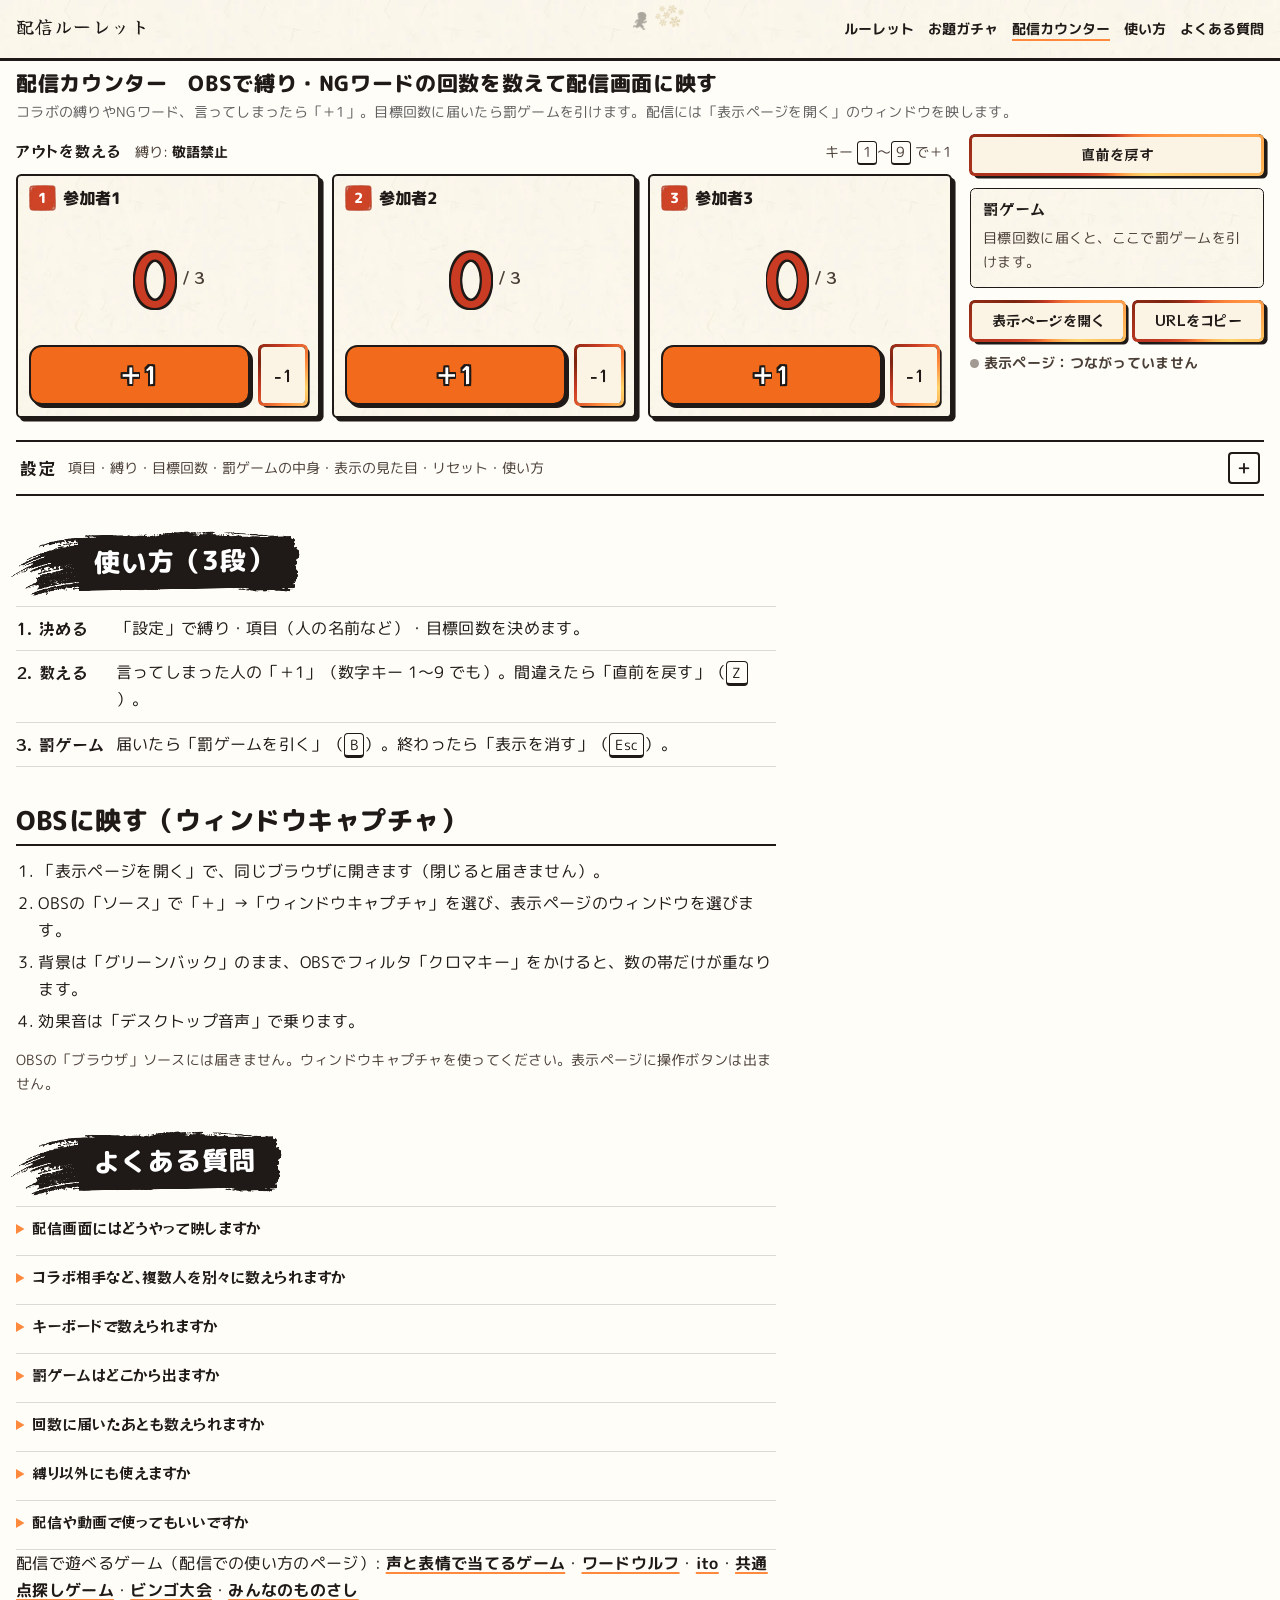
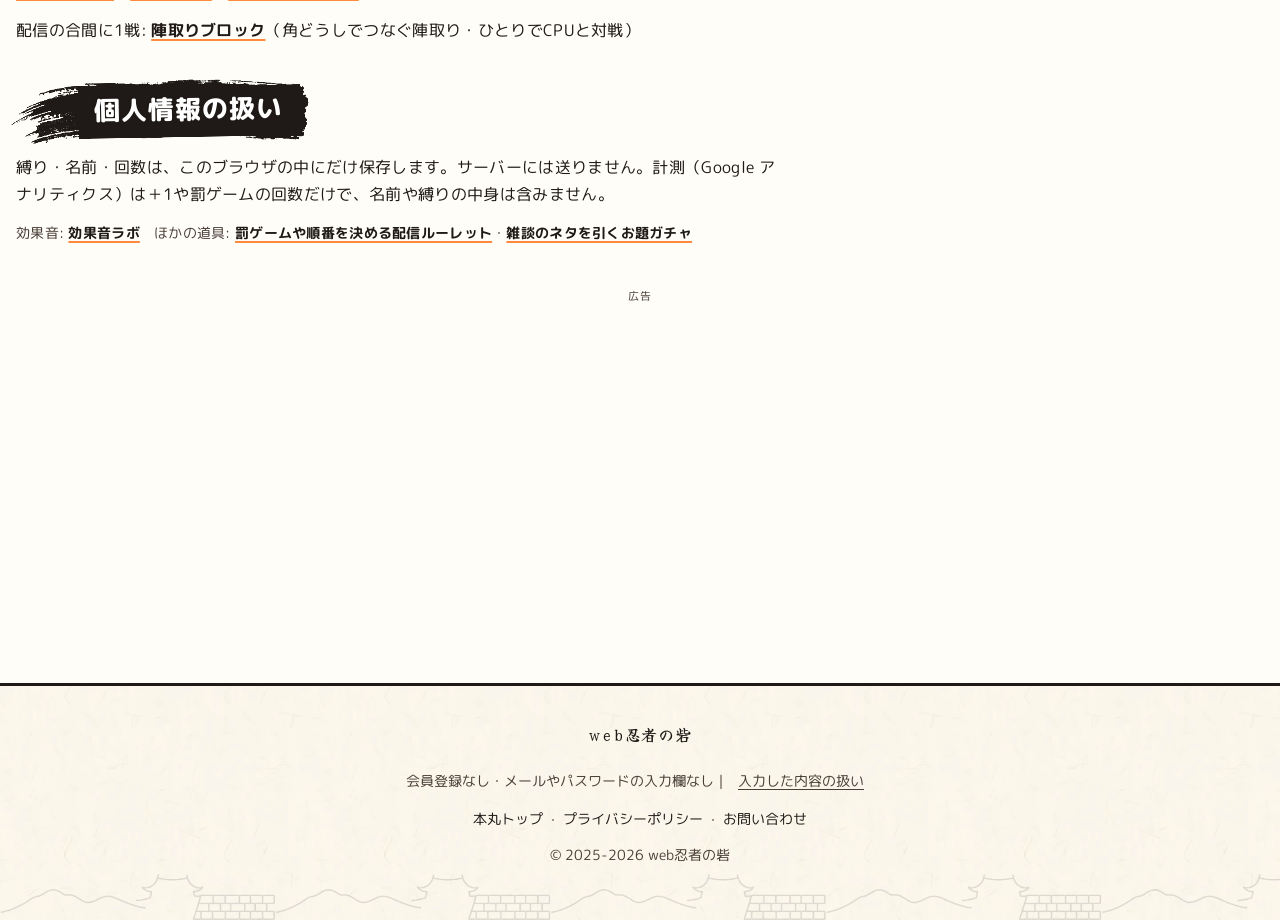
<file: counter/index.html>
<!DOCTYPE html>
<html lang="ja">
<head>
<meta charset="UTF-8">
<meta name="viewport" content="width=device-width, initial-scale=1">
<title>配信カウンター｜OBSで使える無料カウンター（縛り・NGワード・デス数を複数人分）</title>
<meta name="description" content="OBSで使える無料の配信カウンター。縛り・NGワード・デス数などを最大9人（9項目）まで数え、配信画面に回数と「アウト」の判子を出します。数字キーで＋1、目標回数で罰ゲームを引けます。OBSのウィンドウキャプチャで取り込み・登録不要。">
<link rel="canonical" href="https://roulette.kkpwebninja.com/counter/">
<meta name="robots" content="index,follow,max-image-preview:large">
<meta name="theme-color" content="#e2600f">
<link rel="icon" type="image/png" sizes="32x32" href="/favicon.png">
<link rel="icon" type="image/png" sizes="192x192" href="/favicon-192.png">
<link rel="apple-touch-icon" sizes="180x180" href="/apple-touch-icon.png">
<link rel="preconnect" href="https://fonts.googleapis.com">
<link rel="preconnect" href="https://fonts.gstatic.com" crossorigin>
<link href="https://fonts.googleapis.com/css2?family=M+PLUS+Rounded+1c:wght@400;700;800;900&display=swap" rel="stylesheet">
<meta property="og:title" content="配信カウンター｜OBSで使える無料カウンター（縛り・NGワード）">
<meta property="og:description" content="＋1で配信画面に「アウト」の判子。目標回数で罰ゲームを引けます。1〜9項目・登録不要・無料。">
<meta property="og:type" content="website">
<meta property="og:url" content="https://roulette.kkpwebninja.com/counter/">
<meta property="og:site_name" content="配信ルーレット">
<meta property="og:image" content="https://roulette.kkpwebninja.com/counter/ogp.jpg?d=20261023b">
<meta name="twitter:card" content="summary_large_image">
<meta name="twitter:image" content="https://roulette.kkpwebninja.com/counter/ogp.jpg?d=20261023b">
<script src="/ga.js"></script>
<!-- 共通部品 D4 の kit.js は defer なしで先に読む（配信モードの判定 KKit.stream を stream.js と広告より先に使う） -->
<script src="/kit/kit.js?v=d7b7a27"></script>
<script src="/stream.js"></script>
<script type="application/ld+json">
{
  "@context":"https://schema.org",
  "@graph":[
    {"@type":"WebApplication","@id":"https://roulette.kkpwebninja.com/counter/#app","name":"配信カウンター（配信ルーレット）","url":"https://roulette.kkpwebninja.com/counter/","applicationCategory":"UtilitiesApplication","operatingSystem":"Web","inLanguage":"ja","datePublished":"2026-10-20","dateModified":"2026-10-22","description":"OBSで使える無料の配信カウンター。ライブ配信の縛り・NGワード・デス数などを最大9人（9項目）まで数え、配信画面に「アウト」の判子と回数を出す。数字キー対応・目標回数で罰ゲームを引ける。","offers":{"@type":"Offer","price":"0","priceCurrency":"JPY"},"author":{"@type":"Organization","name":"web忍者の砦"},"publisher":{"@type":"Organization","name":"web忍者の砦","url":"https://kkpwebninja.com/"}},
    {"@type":"FAQPage","@id":"https://roulette.kkpwebninja.com/counter/#faq","mainEntity":[
      {"@type":"Question","name":"配信画面にはどうやって映しますか","acceptedAnswer":{"@type":"Answer","text":"「表示ページを開く」で開いたウィンドウを、OBSの「ウィンドウキャプチャ」で取り込みます。背景は緑なので、OBSでそのソースにフィルタ「クロマキー」をかけると数だけが重なります。操作画面と同じブラウザで開いてください。"}},
      {"@type":"Question","name":"コラボ相手など、複数人を別々に数えられますか","acceptedAnswer":{"@type":"Answer","text":"数えられます。設定の「項目」を1〜9個まで足し、人の名前を入れます。数字キーの 1〜9 がそれぞれの項目の＋1です。"}},
      {"@type":"Question","name":"キーボードで数えられますか","acceptedAnswer":{"@type":"Answer","text":"数字キーの 1〜9 でその項目に＋1、Shift を押しながら数字で −1、Z で直前を戻す、B で罰ゲームを引く、Esc で罰ゲームの表示を消します。名前や縛りを入力している間はキーは効きません（入力欄の外をクリックすると戻ります）。"}},
      {"@type":"Question","name":"罰ゲームはどこから出ますか","acceptedAnswer":{"@type":"Answer","text":"同じサイトの お題ガチャ の「罰ゲーム」パックから6つを選んで盤に並べ、手裏剣が刺さったマスが罰ゲームです。6つはどれも同じ確率で当たります（レア度は使いません）。誰でもその場で安全にできるものだけです。お題ガチャで「今後出さない」にした罰ゲームは出ません。設定の「罰ゲームの中身」を「自分で書く」にすると、書いた罰ゲームから引きます。行の頭か最後に「★」を付けた罰ゲームは盤のふちが赤くなり、手裏剣の狙いに近づくと盤のまわりが赤く光ります。"}},
      {"@type":"Question","name":"回数に届いたあとも数えられますか","acceptedAnswer":{"@type":"Answer","text":"数えられます。届いた人の札には「罰」の判子が付きます。罰ゲームが終わったら「0に戻す」でその人だけ0にできます。全員を0にするときは、設定の「全員の回数を0にする」を2回押します。"}},
      {"@type":"Question","name":"縛り以外にも使えますか","acceptedAnswer":{"@type":"Answer","text":"使えます。NGワード、ゲームのデス数、「えー」と言った回数、勝ち負けの数など、人ごとに数えて画面に出したいものなら何でも。縛りの欄に好きな言葉を入れてください。"}},
      {"@type":"Question","name":"配信や動画で使ってもいいですか","acceptedAnswer":{"@type":"Answer","text":"はい。配信・録画・切り抜き・収益化に使えます。許諾の申請はいりません。使うときは、お問い合わせで一言いただけると助かります。ご要望があれば、優先してアップデートします。細かい条件は 配信・動画でのご利用について にまとめています。"}}
    ]}
  ]
}
</script>
<!-- 共通部品 D4（kkp-kit を kit/ にコピーしたもの。中は手で直さず kkp-kit 側で直して sync.sh） -->
<!-- k-fonts:start -->
<link href="https://fonts.googleapis.com/css2?family=Yuji+Syuku&family=RocknRoll+One&display=swap&text=-.%2F0123456789%3A%40BCEGLNORSUXZ_abcefghijklmnoprstw%C2%A9%C2%B7%E2%80%A6%E2%86%92%E2%88%92%E3%80%81%E3%80%82%E3%80%85%E3%80%8C%E3%80%8D%E3%80%9C%E3%81%82%E3%81%84%E3%81%86%E3%81%88%E3%81%8A%E3%81%8B%E3%81%8C%E3%81%8D%E3%81%8F%E3%81%90%E3%81%91%E3%81%93%E3%81%94%E3%81%95%E3%81%97%E3%81%98%E3%81%99%E3%81%9B%E3%81%9D%E3%81%9F%E3%81%A0%E3%81%A1%E3%81%A3%E3%81%A4%E3%81%A6%E3%81%A7%E3%81%A8%E3%81%A9%E3%81%AA%E3%81%AB%E3%81%AE%E3%81%AF%E3%81%B0%E3%81%B3%E3%81%B6%E3%81%B8%E3%81%BB%E3%81%BE%E3%81%BF%E3%82%81%E3%82%82%E3%82%83%E3%82%84%E3%82%88%E3%82%89%E3%82%8A%E3%82%8B%E3%82%8C%E3%82%8F%E3%82%92%E3%82%93%E3%82%A2%E3%82%A3%E3%82%A4%E3%82%A6%E3%82%AB%E3%82%AC%E3%82%AD%E3%82%AF%E3%82%B0%E3%82%B2%E3%82%B3%E3%82%B5%E3%82%B6%E3%82%B7%E3%82%B8%E3%82%B9%E3%82%BB%E3%82%BD%E3%82%BF%E3%83%81%E3%83%83%E3%83%86%E3%83%87%E3%83%88%E3%83%89%E3%83%8A%E3%83%90%E3%83%91%E3%83%94%E3%83%95%E3%83%96%E3%83%97%E3%83%9A%E3%83%9C%E3%83%9D%E3%83%9E%E3%83%A0%E3%83%A3%E3%83%A9%E3%83%AA%E3%83%AB%E3%83%AC%E3%83%AD%E3%83%AF%E3%83%B3%E3%83%BB%E3%83%BC%E4%B8%80%E4%B8%8A%E4%B8%8B%E4%B8%8D%E4%B8%AD%E4%B8%B8%E4%B9%97%E4%BA%BA%E4%BB%8A%E4%BB%98%E4%BB%A5%E4%BB%B6%E4%BD%95%E4%BD%9C%E4%BD%BF%E4%BE%8B%E4%BF%9D%E4%BF%A1%E5%80%8B%E5%84%AA%E5%85%88%E5%85%A5%E5%85%A8%E5%85%B7%E5%87%BA%E5%88%86%E5%88%87%E5%88%A4%E5%88%A5%E5%88%A9%E5%89%8D%E5%89%B2%E5%8A%9B%E5%8A%A0%E5%8A%A9%E5%8A%B9%E5%8B%95%E5%8B%9D%E5%8C%96%E5%8F%82%E5%8F%8E%E5%8F%AF%E5%8F%B3%E5%90%88%E5%90%8C%E5%90%8D%E5%90%AB%E5%91%8A%E5%93%A1%E5%95%8F%E5%9B%9E%E5%A0%B1%E5%A0%B4%E5%A3%B0%E5%A4%96%E5%A5%BD%E5%AD%90%E5%AD%97%E5%AD%98%E5%AE%89%E5%AE%9A%E5%B0%8F%E5%B0%BE%E5%B1%8A%E5%B7%BB%E5%B8%AF%E5%BA%83%E5%BA%A6%E5%BC%95%E5%BE%8C%E5%BF%8D%E6%83%85%E6%88%BB%E6%89%8B%E6%89%B1%E6%8A%9C%E6%8A%BC%E6%93%8D%E6%95%AC%E6%95%B0%E6%96%99%E6%96%B0%E6%96%B9%E6%98%A0%E6%99%82%E6%99%AF%E6%9B%B8%E6%9B%BF%E6%9C%9B%E6%9C%AC%E6%9C%AD%E6%9D%A1%E6%9E%9C%E6%A8%99%E6%AC%84%E6%AD%A2%E6%AE%B5%E6%B1%BA%E6%B6%88%E6%B8%AC%E7%84%A1%E7%89%A9%E7%94%A8%E7%94%B3%E7%94%BB%E7%99%BB%E7%9B%8A%E7%9B%AE%E7%9B%B4%E7%9B%B8%E7%A0%A6%E7%A4%BA%E7%A6%81%E7%B4%B0%E7%B5%82%E7%B6%9A%E7%B8%9B%E7%BD%AE%E7%BD%B0%E8%80%85%E8%83%8C%E8%87%AA%E8%8B%B1%E8%91%89%E8%A1%A8%E8%A4%87%E8%A6%81%E8%A6%8B%E8%A8%80%E8%A8%88%E8%A8%AD%E8%A8%B1%E8%AA%9E%E8%AA%B0%E8%AB%8B%E8%AB%BE%E8%B2%A0%E8%B3%AA%E8%B6%B3%E8%BA%AB%E9%80%81%E9%80%8F%E9%81%8E%E9%81%93%E9%81%95%E9%81%B8%E9%85%8D%E9%87%8D%E9%8C%B2%E9%96%89%E9%96%8B%E9%96%93%E9%9A%85%E9%9D%A2%E9%9F%B3%E9%A0%85%E9%A1%8C%E9%B3%B4%EF%BC%88%EF%BC%89%EF%BC%8B%EF%BC%9A%EF%BC%9F%EF%BD%9C" rel="stylesheet">
<!-- k-fonts:end -->
<link rel="stylesheet" href="/kit/kit.css?v=d7b7a27">
<style>
:root{--ink:#2b2b2b;--sub:#5f5f5f;--line:#cfc6b8;--line-l:#e8e1d6;--head:#fff6ea;--accent:#e2600f;--link:#0b57a4}
*{box-sizing:border-box}
html{-webkit-text-size-adjust:100%}
body{margin:0;background:#fff;color:var(--ink);font-family:"M PLUS Rounded 1c","Hiragino Maru Gothic ProN","Hiragino Sans",sans-serif;font-size:16px;line-height:1.7}
a{color:var(--link)}
p{margin:0 0 .8rem}
ul,ol{padding-left:1.4rem;margin:.2rem 0 .8rem}
li{margin:0 0 .3rem}
button,input,select,textarea{font:inherit;color:inherit}
button{cursor:pointer}
.site{border-bottom:2px solid var(--accent)}
.site-in{max-width:1560px;margin:0 auto;padding:7px 16px;display:flex;align-items:baseline;justify-content:space-between;gap:2px 12px;flex-wrap:wrap}
.site-name{font-weight:700;font-size:15px;color:var(--ink);text-decoration:none}
.site-nav{font-size:14px}
.site-nav a{color:var(--sub);text-decoration:none;margin-left:14px;display:inline-block;padding:2px 0}
.site-nav a:first-child{margin-left:0}
.wrap{max-width:1560px;margin:0 auto;padding:8px 16px 40px}
.narrow{max-width:760px}
h1{font-size:21px;font-weight:700;margin:0;line-height:1.4}
.lead{font-size:14px;margin:2px 0 10px;color:var(--sub)}
.h1s{margin-left:1em}
h2{font-size:19px;font-weight:700;margin:2.4rem 0 .6rem;line-height:1.4;scroll-margin-top:8px}
h3{font-size:16.5px;font-weight:700;margin:1.4rem 0 .4rem;padding-left:.55rem;border-left:4px solid var(--accent);line-height:1.4}
.note{font-size:14px;color:var(--sub)}
.btn{border:1px solid var(--ink);background:#fff;padding:7px 12px;font-size:14px;font-weight:700;line-height:1.2;min-height:40px;color:var(--ink)}
.btn.sm{padding:4px 9px;font-size:14px;font-weight:400;min-height:34px}
.steps{list-style:none;padding:0;margin:0 0 .8rem;border-top:1px solid var(--line-l)}
.steps li{border-bottom:1px solid var(--line-l);padding:8px 0;margin:0;display:grid;grid-template-columns:5.6em 1fr;gap:10px}
details{border-top:1px solid var(--line-l);padding:8px 0}
details:last-of-type{border-bottom:1px solid var(--line-l)}
summary{cursor:pointer;font-weight:700;font-size:15px;min-height:32px}
details p{margin:.5rem 0 .3rem;font-size:15px}
kbd{display:inline-block;padding:0 5px;font-family:inherit;font-size:14px;line-height:1.5}
.fromstream{padding:8px 12px;margin:0 0 10px;font-size:14.5px;display:flex;gap:10px;align-items:flex-start}
.fromstream[hidden]{display:none}
.fromstream p{margin:0;flex:1}
.uf{text-align:center;padding:2rem 1rem 2.5rem;font-size:.875rem;color:#94a3b8;line-height:2;border-top:1px solid #f0e6d2;margin-top:2.5rem;background:#fffcf7}
.uf-name{font-weight:800;color:#8b6b3d;font-size:.875rem;margin-bottom:.4rem}
.uf a{color:#8b6b3d;text-decoration:none;margin:0 .5rem}
.uf-c{margin-top:.5rem;color:#bfa97a}
/* 広告（標準サイズ・高さ予約）。このページでは一番下に1つだけ */
.kkp-ad{text-align:center;margin:40px auto 0;max-width:680px;min-height:288px;padding-top:6px;width:100%}
.kkp-ad-label{font-size:11px;color:#999;letter-spacing:.08em;margin:0 0 6px;line-height:1}
.kkp-ad ins.adsbygoogle,.kkp-ad ins.adsbygoogle-later{display:block;width:300px;height:250px;margin:0 auto}
@media(min-width:768px){.kkp-ad{min-height:318px}.kkp-ad ins.adsbygoogle,.kkp-ad ins.adsbygoogle-later{width:336px;height:280px}}
.kkp-ad:has(ins[data-ad-status="unfilled"]){display:none}
</style>
<link rel="stylesheet" href="/d4.css?v=20261030b">
<style>
/* ===== 配信カウンター（道具の部分）
   上＝配信中に見る・押すものだけ（数・＋1/−1・直前を戻す・罰ゲーム・表示ページ）。下＝設定をひとまとめ（最初は閉じる）。
   PC は上の部分を固定幅で組んで、画面の幅と高さに合わせて zoom で拡大縮小（スクロールなしで上が全部見える） ===== */
.c-tool{display:grid;gap:16px 20px;margin:0 auto;align-items:stretch}
.c-tool:not([data-lay="sp"]) .c-live{display:flex;flex-direction:column}
.c-tool:not([data-lay="sp"]) .counters{flex:1;grid-auto-rows:1fr}
.c-tool:not([data-lay="sp"]) .cnt{justify-content:space-between}
.c-tool:not([data-lay="sp"]) .cnt-num{flex:1;align-items:center}
.c-tool:not([data-lay="sp"]) .counters:not(.dense) .cnt-num b{font-size:76px}
.c-tool[data-lay="wide"]{grid-template-columns:minmax(0,1fr) 330px}
.c-tool[data-lay="mid"]{grid-template-columns:minmax(0,1fr) 270px}
.c-tool[data-lay="sp"]{grid-template-columns:minmax(0,1fr);gap:12px}
.c-live,.c-side{min-width:0}
.c-side{display:flex;flex-direction:column;gap:14px}
.c-tool h2.c-t,.c-set h2.c-t{display:flex;align-items:baseline;gap:8px;margin:0 0 8px;padding:0;background:none;border:0;transform:none;color:var(--k-sumi);text-shadow:none;font-family:var(--k-bold);font-weight:400;font-size:17px;letter-spacing:.06em;line-height:1.3;font-feature-settings:"palt" 1}
.c-t small{font-family:var(--k-body);font-size:14px;letter-spacing:0;color:var(--k-text-2)}
/* 上の帯: 見出し・いまの縛り・キーの小さな案内 */
.c-band{display:flex;flex-wrap:wrap;align-items:baseline;gap:4px 16px;margin:0 0 10px}
.c-band h2.c-t{margin:0}
.rule-now{min-width:0;font-size:14px;color:var(--k-text-2)}
.rule-now b{font-size:16px;color:var(--k-sumi)}
.keyhint{margin-left:auto;font-size:14px;color:var(--k-text-2)}

/* 数える札 */
.counters{display:grid;gap:14px;grid-template-columns:repeat(var(--cols,3),minmax(0,1fr))}
.cnt{position:relative;display:flex;flex-direction:column;gap:6px;padding:10px 12px 12px;background:var(--k-surface) url(/kit/img/d4-washi.webp) 0 0/320px auto;border:var(--k-bw) solid var(--k-sumi);border-radius:var(--k-r);box-shadow:var(--k-sh-l);min-width:0}
.cnt.over{background-color:#fff1ea}
.cnt-head{display:flex;align-items:center;gap:8px;min-width:0}
.cnt-head .k-seal{width:30px;height:30px;font-size:16px}
.cnt-name{flex:1;min-width:0;overflow:hidden;white-space:nowrap;text-overflow:ellipsis;font-weight:800;font-size:18px;line-height:1.3;color:var(--k-sumi)}
.cnt-num{display:flex;align-items:baseline;justify-content:center;gap:4px;font-family:var(--k-bold);line-height:1}
.cnt-num b{font-weight:400;font-size:56px;color:var(--k-shu);text-shadow:var(--k-outline);display:inline-block;font-variant-numeric:tabular-nums}
.cnt-num span{font-size:17px;color:var(--k-text-2)}
.cnt-btns{display:flex;gap:10px;align-items:stretch}
.cnt-btns .k-btn-main{flex:1;min-width:0;min-height:68px;padding:0 4px;font-size:26px;letter-spacing:.06em}
.cnt-btns .k-btn-sub{flex:none;width:54px;min-height:auto;padding:0;font-size:17px;box-shadow:var(--k-sh-s)}
.cnt .batsu-mark{position:absolute;right:8px;top:40px;font-size:22px;display:none}   /* 大きさは kit の k-stamp-sm（48px）。1文字なので字だけ大きく */
.cnt.over .batsu-mark{display:inline-grid}
/* 7〜9項目は札を少し詰める */
.counters.dense{gap:10px}
.counters.dense .cnt{padding:6px 10px 10px;gap:4px}
.counters.dense .cnt-num b{font-size:44px}
.counters.dense .cnt-btns .k-btn-main{min-height:54px;font-size:22px}

/* 横の列: 直前を戻す・罰ゲーム・表示ページ */
.c-side .k-btn-sub{min-height:46px;font-size:15px;padding:0 14px}
.undo-row{display:flex;gap:8px}
.undo-row .k-btn-sub{flex:1}
.c-z .k-panel{padding:12px 14px 14px}
.bz-idle{margin:0;font-size:14px;color:var(--k-text-2)}
.bz-who{margin:0 0 8px;font-size:15px}
.bz-who b{font-size:20px}
.bz-draw{width:100%;min-height:62px;font-size:22px;letter-spacing:.04em}
/* 罰ゲームの結果は kit の巻物（k-result）。字は側の列に収まる大きさに */
.bz-res.k-result{margin:0 0 10px;padding:2px 0 4px}
.c-live{margin:6px 0 0}
#resumeBox{margin:0 0 10px}
.bz-res.k-result small{margin:0 0 2px}
.bz-res.k-result small span{font-weight:800;color:var(--k-sumi)}
.bz-res.k-result b{font-weight:900}   /* 長い文の段は kit の k-result-long（丸ゴシック20px・折り返し） */
.bz-res .rar{display:inline-block;margin-right:6px;font-variant-numeric:normal;padding:0 7px;border:2px solid var(--k-sumi);border-radius:4px;color:#fff;font-family:var(--k-bold);font-weight:400;font-size:14px;line-height:1.6;vertical-align:3px;text-shadow:0 0 2px var(--k-sumi)}
.bz-res .rar:empty{display:none}
.bz-btns{display:flex;flex-wrap:wrap;gap:8px}
.bz-btns .k-btn-sub{flex:1 1 auto;min-height:42px;font-size:14px;padding:0 10px;box-shadow:var(--k-sh-s)}
/* 2026-10-21 PC は zoom で縮める（--z）。小さい字は縮めても14px以上 */
.rule-now,.keyhint,.bz-res .rar,.bz-btns .k-btn-sub,.bz-idle,.c-live .k-live,.c-view .flash,.undo-row .k-btn,.c-view .k-btn{font-size:max(14px,calc(14.2px / var(--z,1)))}
.keyhint kbd{font-size:inherit}
/* レア度の札：色は意味なので変えず、白字に墨のふちを付けて読めるように */
.bz-res .rar{text-shadow:var(--k-outline)}
.c-view{display:flex;flex-wrap:wrap;gap:8px;align-items:center}
.c-view .k-btn-sub{flex:1 1 auto}
.c-view .flash{flex:1 1 100%;margin:0;font-size:14px;color:var(--k-shu);min-height:1.2em}

/* 下: 設定（最初は閉じる） */
/* 設定の帯は kit の k-fold（罫線＋右の＋／－）。見出しの「設定」は折らない（2026-10-21） */
.c-set.k-fold{margin:22px 0 0;padding:0;border-top:var(--k-bw-s) solid var(--k-sumi);border-bottom:var(--k-bw-s) solid var(--k-sumi)}
details.c-set.k-fold:last-of-type{border-bottom:var(--k-bw-s) solid var(--k-sumi)}
.c-set>summary{gap:12px;padding:10px 4px;font-size:17px}
.c-set-t{flex:none;white-space:nowrap;font-size:17px;letter-spacing:.06em}
.c-set>summary small{flex:1 1 auto;min-width:0;font-family:var(--k-body);font-size:14px;letter-spacing:0;line-height:1.5;color:var(--k-text-2)}
.c-set[open]>summary{border-bottom:1px solid var(--k-line-soft)}
.c-set.k-fold>.set-grid{padding:16px 4px}
.set-grid{display:grid;grid-template-columns:repeat(auto-fit,minmax(300px,1fr));gap:24px 28px;padding:16px}
.set-grid section{min-width:0}
.set-grid .blk+.blk{margin-top:16px}
.field{display:block;width:100%;min-height:46px;padding:6px 12px;border:var(--k-bw-s) solid var(--k-sumi);border-radius:var(--k-r);background:#fff;font-size:17px;font-weight:700;color:var(--k-sumi)}
.field:focus,.pick:focus,.it-name:focus,.mytxt:focus{outline:4px double var(--k-shu);outline-offset:2px}
.pick{display:block;width:100%;min-height:44px;margin-top:8px;padding:4px 8px;border:var(--k-bw-s) solid var(--k-sumi);border-radius:var(--k-r);background:var(--k-surface);font-size:14px;color:var(--k-sumi)}
.chips{display:flex;flex-wrap:wrap;gap:8px;margin-top:8px}
.chips button{min-height:40px;padding:0 11px;border:var(--k-bw-s) solid var(--k-sumi);border-radius:var(--k-r-pill);background:var(--k-surface);font-family:var(--k-bold);font-size:14px;color:var(--k-sumi);box-shadow:var(--k-sh-s);font-feature-settings:"palt" 1}
.chips button[aria-pressed="true"]{background:var(--k-shu);color:#fff;transform:translate(3px,3px);box-shadow:0 0 0 var(--k-sumi)}
.items{list-style:none;margin:0;padding:0;display:grid;gap:8px}
.items li{display:flex;align-items:center;gap:8px;margin:0}
.items .k-seal{width:30px;height:30px;font-size:16px}
.it-name{flex:1;min-width:0;min-height:44px;padding:4px 10px;border:var(--k-bw-s) solid var(--k-sumi);border-radius:var(--k-r);background:#fff;font-size:16px;font-weight:700;color:var(--k-sumi)}
.items .k-btn-sub{flex:none;min-height:44px;padding:0 12px;font-size:14px;box-shadow:var(--k-sh-s)}
.add-row{margin-top:10px}
.add-row .k-btn-sub{min-height:44px;font-size:15px;padding:0 16px}
.row2{display:flex;flex-wrap:wrap;align-items:center;gap:6px 10px}
.step{display:inline-flex;align-items:center;gap:6px}
.step .k-btn-sm{width:44px;padding:0;font-size:20px}
.step output{min-width:46px;text-align:center;font-family:var(--k-bold);font-size:28px;line-height:1}
.switch{display:flex;align-items:center;gap:10px;min-height:40px;cursor:pointer;font-weight:700;font-size:15px}
.switch input{width:22px;height:22px;accent-color:var(--k-shu);flex:none}
.mytxt{display:block;width:100%;min-height:120px;margin-top:8px;padding:8px 10px;border:var(--k-bw-s) solid var(--k-sumi);border-radius:var(--k-r);background:#fff;font-size:15px;line-height:1.6;resize:vertical}
.mytxt[hidden]{display:none}
.lbl{margin:12px 0 5px;font-size:14px;font-weight:700}
.set-grid .k-tabs>button{min-height:40px;padding:0 12px;font-size:14px}
.pv{position:relative;width:100%;aspect-ratio:16/9;overflow:hidden;border:var(--k-bw) solid var(--k-sumi);border-radius:var(--k-r);box-shadow:var(--k-sh-s);background:#2b3138}
.pv iframe{position:absolute;inset:0;width:100%;height:100%;border:0;pointer-events:none}
.reset-row{display:flex;flex-wrap:wrap;gap:8px;align-items:center}
.reset-row .k-btn-sub{min-height:44px;font-size:15px;padding:0 16px}
.reset-row .k-btn-sub.k-twice-on{background:var(--k-shu);color:#fff}
.keylist{margin:6px 0 0;padding-left:1.2rem;font-size:14px}
.keylist li{margin:0 0 2px}

/* スマホ: 1項目1行（押す所を大きく） */
.c-tool[data-lay="sp"] .keyhint{display:none}
.c-tool[data-lay="sp"] .counters{grid-template-columns:minmax(0,1fr);gap:8px}
.c-tool[data-lay="sp"] .cnt{flex-direction:row;align-items:center;gap:8px;padding:4px 8px;box-shadow:var(--k-sh-s)}
.c-tool[data-lay="sp"] .cnt-head{flex:1;min-width:0}
.c-tool[data-lay="sp"] .cnt-head .k-seal{width:26px;height:26px;font-size:14px}
.c-tool[data-lay="sp"] .cnt-name{font-size:15px}
.c-tool[data-lay="sp"] .cnt-num{flex:none;min-width:58px}
.c-tool[data-lay="sp"] .cnt-num b{font-size:36px}
.c-tool[data-lay="sp"] .cnt-num span{font-size:14px}
.c-tool[data-lay="sp"] .cnt-btns{flex:none;gap:6px}
.c-tool[data-lay="sp"] .cnt-btns .k-btn-main{width:92px;flex:none;min-height:54px;font-size:21px}
.c-tool[data-lay="sp"] .cnt-btns .k-btn-sub{width:42px}
.c-tool[data-lay="sp"] .batsu-mark{right:auto;left:2px;top:50%;margin-top:-20px;width:40px;height:40px;font-size:18px}
.c-tool[data-lay="sp"] .cnt.over .cnt-head .k-seal{visibility:hidden}
.c-tool[data-lay="sp"] .c-z .k-panel{padding:8px 10px;box-shadow:var(--k-sh-s)}
.c-tool[data-lay="sp"] .c-z h2.c-t{display:none}
.c-tool[data-lay="sp"] #bzReach:not([hidden]){display:flex;align-items:center;gap:8px}
.c-tool[data-lay="sp"] #bzReach .bz-who{flex:1;min-width:0;margin:0;font-size:14px;line-height:1.35}
.c-tool[data-lay="sp"] #bzReach .bz-who b{font-size:15px}
.c-tool[data-lay="sp"] .bz-draw{width:auto;flex:none;min-height:50px;font-size:17px;letter-spacing:.04em;padding:0 8px}
.c-tool[data-lay="sp"] #bzShow .bz-who{margin:0 0 2px;font-size:14px}
.c-tool[data-lay="sp"] .bz-res{margin:0 0 6px;font-size:16px}
.c-tool[data-lay="sp"] .bz-res.k-result b{font-size:17px}
.c-tool[data-lay="sp"] .bz-btns .k-btn-sub{min-height:40px;font-size:14px}
.c-tool[data-lay="sp"] .c-z.on{position:sticky;bottom:0;z-index:20}
.c-tool[data-lay="sp"] .c-view{display:none}
@media(max-width:699px){
  h1{font-size:17px;line-height:1.3}.h1s{display:block;margin-left:0;font-size:14px;letter-spacing:0;color:var(--k-text-2)}.lead{display:none}
  .site-in{padding:5px 12px}.site-nav{font-size:14px}.site-nav a{margin-left:10px}.site-nav .pc{display:none}
  .wrap{padding-top:6px}
  .set-grid{padding:12px;grid-template-columns:minmax(0,1fr)}
}
@media (prefers-reduced-motion:reduce){.bump{animation:none}}
@keyframes bump{0%{transform:scale(1)}35%{transform:scale(1.4) rotate(-6deg)}70%{transform:scale(.93)}100%{transform:scale(1)}}
.bump{animation:bump .4s cubic-bezier(.3,1.4,.5,1)}
.set-grid .stream-sw{flex-wrap:wrap;row-gap:0}
.set-grid .stream-sw span{flex:1 1 100%;padding-left:28px}
.bz-src{margin:8px 0 0;font-size:14px;line-height:1.55;color:var(--k-text-2)}
</style>
<link rel="stylesheet" href="/rfx.css?v=20261023b">
<style>
/* 2026-10-23 試作: 罰ゲームを引く演出（rfx.js・ルーレットの「罰ゲーム」と同じ見せ方）。数える札の上に重ねて出す（zoom の外＝画面に固定） */
.cz-spin{position:fixed;z-index:40;background:rgba(255,250,240,.95);border:3px solid var(--k-sumi);border-radius:12px;box-shadow:6px 6px 0 rgba(31,26,23,.25);overflow:hidden;font-size:16px;line-height:1.3}
.cz-spin[hidden]{display:none}
#czHost{position:absolute}
.cz-spin .rfx-batsu{font-size:max(15px,calc(var(--czu) * 3.2))}
.cz-spin .rfx-nen-t{font-size:max(18px,calc(var(--czu) * 4))}
.cz-spin .rfx-nen-s{font-size:max(14px,calc(var(--czu) * 2.1))}
.bz-row{display:flex;gap:8px;align-items:stretch}
.bz-row .bz-draw{flex:1;min-width:0;width:auto}
.bz-hype{flex:none;width:6.6em;min-height:44px;padding:0 4px;border:2px dashed #d9432a;border-radius:8px;background:#fff;color:#c93b23;font:inherit;font-weight:700;font-size:max(14px,calc(14.2px / var(--z,1)));line-height:1.25;cursor:pointer}
.bz-hype[aria-pressed="true"]{border-style:solid;background:#d9432a;color:#fff}
.c-tool[data-lay="sp"] #bzReach .bz-row{flex:none}
.c-tool[data-lay="sp"] .bz-hype{width:5.6em;font-size:13px}
#bzSpinBox .bz-who{margin:0 0 8px}
</style>
<link rel="stylesheet" href="/stream.css">
</head>
<body class="k-page">
<div class="site"><div class="k-bg" aria-hidden="true"><img class="k-deco k-ninja" src="/kit/img/d4-ninja.webp" alt=""><img class="k-deco k-season k-season-momiji" src="/kit/img/d4-momiji.webp" alt=""><img class="k-deco k-season k-season-yuki" src="/kit/img/d4-yuki.webp" alt=""><img class="k-deco k-season k-season-shochikubai" src="/kit/img/d4-kadomatsu.webp" alt=""></div><div class="site-in">
  <a class="site-name" href="/">配信ルーレット</a>
  <nav class="site-nav"><a href="/">ルーレット</a><a href="/odai-gacha/">お題ガチャ</a><a href="/counter/" aria-current="page">配信カウンター</a><a class="pc" href="#howto">使い方</a><a class="pc" href="#faq">よくある質問</a></nav>
</div></div>
<div class="wrap">
<header>
  <div class="fromstream" id="fromStream" hidden><p>配信で見たカウンターはこれです。縛りと名前を入れて「＋1」を押すだけ。登録なし・無料です。</p><button class="btn sm" id="fromStreamX" aria-label="閉じる">閉じる</button></div>
  <h1>配信カウンター<span class="h1s">OBSで縛り・NGワードの回数を数えて配信画面に映す</span></h1>
  <p class="lead">コラボの縛りやNGワード、言ってしまったら「＋1」。目標回数に届いたら罰ゲームを引けます。配信には「表示ページを開く」のウィンドウを映します。</p>
</header>

<main>
<div id="resumeBox" hidden></div>
<div id="tool" class="c-tool" data-lay="wide">
  <section class="c-live" aria-labelledby="t-cnt">
    <div class="c-band">
      <h2 class="c-t" id="t-cnt">アウトを数える</h2>
      <span class="rule-now">縛り: <b id="ruleNow"></b></span>
      <span class="keyhint">キー <kbd>1</kbd>〜<kbd>9</kbd> で＋1</span>
    </div>
    <div class="counters" id="counters"></div>
  </section>

  <aside class="c-side" aria-label="戻す・罰ゲーム・表示ページ">
    <div class="undo-row"><button type="button" class="k-btn k-btn-sub" id="undo">直前を戻す</button></div>
    <section class="c-z" id="cz" aria-labelledby="t-bz">
      <div class="k-panel" role="status" aria-live="polite">
        <h2 class="c-t" id="t-bz">罰ゲーム</h2>
        <div id="bzIdle"><p class="bz-idle">目標回数に届くと、ここで罰ゲームを引けます。</p></div>
        <div id="bzReach" hidden>
          <p class="bz-who"><b id="bzWho"></b> が <span id="bzN"></span>回アウト</p>
          <div class="bz-row"><button type="button" class="k-btn k-btn-main bz-draw" id="drawBatsu">罰ゲームを引く</button>
          <button type="button" class="rfx-hype bz-hype" id="bzHype" aria-pressed="false" title="次の1回だけ、止まりかけで止めて「どの罰になる？」と聞きます（3秒で自動で進む）">次の1回を<br>盛り上げる</button></div>
        </div>
        <div id="bzSpinBox" hidden>
          <p class="bz-who"><b id="bzWho3"></b> の罰ゲームを決めています</p>
          <button type="button" class="k-btn k-btn-main bz-draw" id="bzSkip">飛ばす</button>
        </div>
        <div id="bzShow" hidden>
          <div class="k-result k-result-long bz-res"><small><span id="bzWho2"></span> の罰ゲーム</small><b><span class="rar" id="bzRar"></span><span id="bzTxt"></span></b></div>
          <div class="bz-btns">
            <button type="button" class="k-btn k-btn-sub" id="redraw">引き直す</button>
            <button type="button" class="k-btn k-btn-sub" id="hideShow">表示を消す</button>
            <button type="button" class="k-btn k-btn-sub" id="zeroOne">0に戻す</button>
          </div>
        </div>
      </div>
    </section>
    <div class="c-view">
      <a class="k-btn k-btn-sub" id="openView" href="/counter/view/" data-ch="kkp-counter" data-name="kkp_counter_view" data-def="green" target="kkp_counter_view" rel="noopener">表示ページを開く</a>
      <button type="button" class="k-btn k-btn-sub" id="copyView">URLをコピー</button>
      <p class="c-live"><span class="k-live" data-k-live="kkp-counter">表示ページ：つながっていません</span></p>
      <p class="flash" id="viewMsg" aria-live="polite"></p><p class="flash" id="openViewMsg" aria-live="polite"></p>
    </div>
  </aside>
</div>

<details class="c-set k-fold" id="settings">
  <summary><span class="c-set-t">設定</span><small>項目・縛り・目標回数・罰ゲームの中身・表示の見た目・リセット・使い方</small></summary>
  <div class="set-grid">
    <section aria-labelledby="t-items">
      <h2 class="c-t" id="t-items">項目<small>1〜9個・数える人やもの</small></h2>
      <ol class="items" id="items"></ol>
      <div class="add-row"><button type="button" class="k-btn k-btn-sub" id="addItem">項目を足す</button></div>
    </section>

    <section>
      <div class="blk">
        <h2 class="c-t" id="t-rule">縛り<small>なにを禁止する？</small></h2>
        <input class="field" id="rule" maxlength="30" autocomplete="off" aria-labelledby="t-rule" placeholder="例: 敬語禁止">
        <div class="chips" id="ruleChips" role="group" aria-label="よくある縛り"></div>
        <select class="pick" id="rulePick" aria-label="お題ガチャの縛りから選ぶ"><option value="">お題ガチャの「縛り」から選ぶ…</option><option value="*">おまかせで1つ引く</option></select>
      </div>
      <div class="blk">
        <h2 class="c-t">目標回数<small>ここに届くと罰ゲーム</small></h2>
        <div class="row2">
          <span class="step">
            <button type="button" class="k-btn k-btn-sm" id="thDown" aria-label="回数を減らす">−</button>
            <output id="th" class="k-num" aria-live="polite">3</output>
            <button type="button" class="k-btn k-btn-sm" id="thUp" aria-label="回数を増やす">＋</button>
          </span>
          <span>回</span>
        </div>
      </div>
      <div class="blk">
        <h2 class="c-t">罰ゲームの中身</h2>
        <div class="k-tabs" id="bzTabs" role="tablist" aria-label="罰ゲームの中身"><button type="button" role="tab" data-v="gacha">お題ガチャから</button><button type="button" role="tab" data-v="my">自分で書く</button></div>
        <p class="bz-src" id="bzSrc"></p>
        <textarea class="mytxt" id="myBatsu" spellcheck="false" aria-label="自分の罰ゲーム（1行に1つ）" placeholder="1行に1つ
例: 語尾に「ござる」を3分
例: 好きな食べ物を熱く語る" hidden></textarea>
      </div>
    </section>

    <section>
      <h2 class="c-t" id="t-pv">表示の見た目<small>表示ページ（配信に映す画面）</small></h2>
      <div class="pv" id="pv"><iframe id="pvFrame" title="配信に映る表示（見本）" tabindex="-1" loading="lazy"></iframe></div>
      <p class="lbl">置き方</p>
      <div class="k-tabs" id="placeTabs" role="tablist" aria-label="置き方"><button type="button" role="tab" data-v="band">下の帯</button><button type="button" role="tab" data-v="corner">右上に小さく</button></div>
      <p class="lbl">背景</p>
      <div class="k-tabs" id="bgTabs" role="tablist" aria-label="背景"><button type="button" role="tab" data-v="green">グリーンバック</button><button type="button" role="tab" data-v="cream">クリーム</button><button type="button" role="tab" data-v="transparent">透過</button></div>
      <label class="switch" style="margin-top:10px"><input type="checkbox" id="credit"> 表示の隅にサイト名を小さく出す</label>
      <label class="switch"><input type="checkbox" id="sound"> 効果音を鳴らす（このパソコンから）</label>
      <div data-stream-sw></div>
    </section>

    <section>
      <h2 class="c-t">リセット</h2>
      <div class="reset-row"><button type="button" class="k-btn k-btn-sub" id="reset">全員の回数を0にする</button></div>
      <h2 class="c-t" style="margin-top:20px">使い方</h2>
      <ul class="keylist">
        <li>言ってしまったら、その項目の「＋1」。キー <kbd>1</kbd>〜<kbd>9</kbd> でも＋1、<kbd>Shift</kbd>＋数字で −1</li>
        <li>押し間違えたら「直前を戻す」（<kbd>Z</kbd>）</li>
        <li>目標回数に届いたら「罰ゲームを引く」（<kbd>B</kbd>）。終わったら「表示を消す」（<kbd>Esc</kbd>）</li>
        <li>名前や縛りを入力している間は、キーは効きません</li>
      </ul>
      <p class="note"><a href="#howto">くわしい使い方</a>・<a href="#obs">OBSへの入れ方</a></p>
    </section>
  </div>
</details>

<div class="narrow">
<h2 id="howto" class="k-hd">使い方（3段）</h2>
<ol class="steps">
  <li><b>1. 決める</b><span>「設定」で縛り・項目（人の名前など）・目標回数を決めます。</span></li>
  <li><b>2. 数える</b><span>言ってしまった人の「＋1」（数字キー 1〜9 でも）。間違えたら「直前を戻す」（<kbd>Z</kbd>）。</span></li>
  <li><b>3. 罰ゲーム</b><span>届いたら「罰ゲームを引く」（<kbd>B</kbd>）。終わったら「表示を消す」（<kbd>Esc</kbd>）。</span></li>
</ol>

<h2 id="obs" class="k-h2">OBSに映す（ウィンドウキャプチャ）</h2>
<ol>
  <li>「表示ページを開く」で、同じブラウザに開きます（閉じると届きません）。</li>
  <li>OBSの「ソース」で「＋」→「ウィンドウキャプチャ」を選び、表示ページのウィンドウを選びます。</li>
  <li>背景は「グリーンバック」のまま、OBSでフィルタ「クロマキー」をかけると、数の帯だけが重なります。</li>
  <li>効果音は「デスクトップ音声」で乗ります。</li>
</ol>
<p class="note">OBSの「ブラウザ」ソースには届きません。ウィンドウキャプチャを使ってください。表示ページに操作ボタンは出ません。</p>

<h2 id="faq" class="k-hd">よくある質問</h2>
<details><summary>配信画面にはどうやって映しますか</summary><p>「表示ページを開く」で開いたウィンドウを、OBSの「ウィンドウキャプチャ」で取り込みます。背景は緑なので、OBSでそのソースにフィルタ「クロマキー」をかけると数だけが重なります。操作画面と同じブラウザで開いてください。</p></details>
<details><summary>コラボ相手など、複数人を別々に数えられますか</summary><p>数えられます。設定の「項目」を1〜9個まで足し、人の名前を入れます。数字キーの <kbd>1</kbd>〜<kbd>9</kbd> がそれぞれの項目の＋1です。</p></details>
<details><summary>キーボードで数えられますか</summary><p>数字キーの <kbd>1</kbd>〜<kbd>9</kbd> でその項目に＋1、<kbd>Shift</kbd> を押しながら数字で −1、<kbd>Z</kbd> で直前を戻す、<kbd>B</kbd> で罰ゲームを引く、<kbd>Esc</kbd> で罰ゲームの表示を消します。名前や縛りを入力している間はキーは効きません（入力欄の外をクリックすると戻ります）。</p></details>
<details><summary>罰ゲームはどこから出ますか</summary><p>同じサイトの <a href="/odai-gacha/">お題ガチャ</a> の「罰ゲーム」パックから6つを選んで盤に並べ、手裏剣が刺さったマスが罰ゲームです。6つはどれも同じ確率で当たります（レア度は使いません）。誰でもその場で安全にできるものだけです。お題ガチャで「今後出さない」にした罰ゲームは出ません。設定の「罰ゲームの中身」を「自分で書く」にすると、書いた罰ゲームから引きます。行の頭か最後に「★」を付けた罰ゲームは盤のふちが赤くなり、手裏剣の狙いに近づくと盤のまわりが赤く光ります。</p></details>
<details><summary>回数に届いたあとも数えられますか</summary><p>数えられます。届いた人の札には「罰」の判子が付きます。罰ゲームが終わったら「0に戻す」でその人だけ0にできます。全員を0にするときは、設定の「全員の回数を0にする」を2回押します。</p></details>
<details><summary>縛り以外にも使えますか</summary><p>使えます。NGワード、ゲームのデス数、「えー」と言った回数、勝ち負けの数など、人ごとに数えて画面に出したいものなら何でも。縛りの欄に好きな言葉を入れてください。</p></details>
<details><summary>配信や動画で使ってもいいですか</summary><p>はい。配信・録画・切り抜き・収益化に使えます。許諾の申請はいりません。使うときは、<a href="https://kkpwebninja.com/otoiawase" target="_blank" rel="noopener">お問い合わせ</a>で一言いただけると助かります。ご要望があれば、優先してアップデートします。細かい条件は <a href="https://kkpwebninja.com/guidelines" target="_blank" rel="noopener">配信・動画でのご利用について</a> にまとめています。</p></details>

<p>配信で遊べるゲーム（配信での使い方のページ）: <a href="https://haa.kkpwebninja.com/haishin/">声と表情で当てるゲーム</a>・<a href="https://wordwolf.kkpwebninja.com/haishin/">ワードウルフ</a>・<a href="https://ito.kkpwebninja.com/haishin/">ito</a>・<a href="https://kyoutsu.kkpwebninja.com/haishin/">共通点探しゲーム</a>・<a href="https://bingomachine.kkpwebninja.com/haishin/">ビンゴ大会</a>・<a href="https://monosashi.kkpwebninja.com/haishin/">みんなのものさし</a></p>
<p>配信の合間に1戦: <a href="https://kkpwebninja.com/block/">陣取りブロック</a>（角どうしでつなぐ陣取り・ひとりでCPUと対戦）</p>

<h2 class="k-hd">個人情報の扱い</h2>
<p>縛り・名前・回数は、このブラウザの中にだけ保存します。サーバーには送りません。計測（Google アナリティクス）は＋1や罰ゲームの回数だけで、名前や縛りの中身は含みません。</p>
<p class="note">効果音: <a href="https://soundeffect-lab.info/" target="_blank" rel="noopener">効果音ラボ</a>　ほかの道具: <a href="/">罰ゲームや順番を決める配信ルーレット</a>・<a href="/odai-gacha/">雑談のネタを引くお題ガチャ</a></p>
</div>

<div class="kkp-ad" id="adBottom">
  <div class="kkp-ad-label">広告</div>
  <ins class="adsbygoogle-later" style="display:block" data-ad-client="ca-pub-1298304917726270" data-ad-slot="2937937957" data-ad-format="rectangle" data-full-width-responsive="false"></ins>
</div>
</main>
</div>

<!-- WEBNINJA_UNIFIED_FOOTER -->
<footer class="uf">
  <div class="uf-name">web忍者の砦</div>
  <div class="kkp-anshin">会員登録なし・メールやパスワードの入力欄なし｜<a href="https://privacypolicy.kkpwebninja.com/#nyuryoku" target="_blank" rel="noopener" style="color:inherit;text-decoration:underline;display:inline-block;padding:10px 2px;">入力した内容の扱い</a></div>
  <div><a href="https://kkpwebninja.com/" target="_blank" rel="noopener">本丸トップ</a>·<a href="https://privacypolicy.kkpwebninja.com/" target="_blank" rel="noopener">プライバシーポリシー</a>·<a href="https://kkpwebninja.com/otoiawase" target="_blank" rel="noopener">お問い合わせ</a></div>
  <div class="uf-c">© 2025-2026 web忍者の砦</div>
</footer>
<script>kkpLoadAds();</script>
<div class="cz-spin rfx-legendmode" id="czSpin" hidden aria-hidden="true"><div id="czAnc" style="position:absolute;pointer-events:none"></div><div id="czMid" style="position:absolute;pointer-events:none"></div><div class="cz-host" id="czHost"><div id="czWheel"></div></div></div>
<script src="/gacha.js?v=20261023b"></script>
<script src="/odai-gacha/packs.js"></script>
<script src="/wheel.js?v=20261023b"></script>
<script src="/rfx.js?v=20261023b"></script>
<script>
(function () {
  'use strict';
  var G = window.KkpGacha, PACKS = window.KKP_ODAI_PACKS || [];
  var $ = function (id) { return document.getElementById(id); };
  var ORIGIN = 'https://roulette.kkpwebninja.com';
  var MAX = 9;
  var LS = { set: 'kkp_counter_settings', state: 'kkp_counter_state', msg: 'kkp_counter_msg', seen: 'kkp_counter_batsu_seen', off: 'kkp_odai_off' };
  function load(k, d) { try { var v = localStorage.getItem(k); return v === null ? d : JSON.parse(v); } catch (e) { return d; } }
  function store(k, v) { try { localStorage.setItem(k, JSON.stringify(v)); } catch (e) { /* 保存できなくても動く */ } }
  var reduce = false; try { reduce = matchMedia('(prefers-reduced-motion: reduce)').matches; } catch (e) {}

  var RULES = ['敬語禁止', '英語禁止', 'カタカナ語禁止', '「やばい」禁止', '「えー」禁止', '語尾「にゃ」'];
  var S = { rule: '敬語禁止', n: 3, names: [], counts: [], th: 3, sound: true, place: 'band', bg: 'green', credit: true, reach: -1, show: null, bz: 'gacha', myBatsu: '' };
  var o = load(LS.set, null);
  if (o && typeof o === 'object') for (var k in S) if (o[k] !== undefined) S[k] = o[k];
  S.n = Math.min(MAX, Math.max(1, S.n | 0)); S.th = Math.min(20, Math.max(1, S.th | 0));
  if (!Array.isArray(S.names)) S.names = []; if (!Array.isArray(S.counts)) S.counts = [];
  for (var z = 0; z < MAX; z++) { S.names[z] = String(S.names[z] || '').slice(0, 12); S.counts[z] = Math.max(0, S.counts[z] | 0); }
  S.names.length = MAX; S.counts.length = MAX;
  if (S.bz !== 'my') S.bz = 'gacha'; S.myBatsu = String(S.myBatsu || '').slice(0, 3000);
  var hist = [];
  function nm(i) { return String(S.names[i] || '').trim() || ('参加者' + (i + 1)); }

  /* ---- 表示ページへ送る（同じブラウザの別ウィンドウ・設定の中の見本）: kit の KKit.live（つながりの札 .k-live） ---- */
  // 前の版は kkp_counter_state に置いていた。最初の1回だけ kit の形に移す（続きからを選ぶまで、表示ページは前の数のまま）
  try { var oldSt = localStorage.getItem(LS.state); if (oldSt && !localStorage.getItem('k-live:kkp-counter')) localStorage.setItem('k-live:kkp-counter', JSON.stringify({ t: Date.now(), s: { id: 1, s: JSON.parse(oldSt), fx: null } })); localStorage.removeItem(LS.state); localStorage.removeItem(LS.msg); } catch (e) {}
  var LIVE = KKit.live({ ch: 'kkp-counter', role: 'op' });
  var RES = { pending: false, save: function () {}, clear: function () {} };
  function stateObj() { return { rule: S.rule, n: S.n, names: S.names, counts: S.counts, th: S.th, place: S.place, bg: S.bg, credit: S.credit, show: S.show }; }
  function total() { var t = 0; for (var i = 0; i < S.n; i++) t += S.counts[i] | 0; return t; }
  function send(fx) {
    store(LS.set, S);
    LIVE.send({ id: Date.now() + Math.random(), s: stateObj(), fx: fx || null });
    // 続きから（数が1つでもあれば・罰ゲームを出している間）。選ぶまでは前回の分を消さない
    if (!RES.pending) { if (total() > 0 || S.show) RES.save({ rule: S.rule, total: total(), n: S.n }); else RES.clear(); }
  }
  // 続きからを選ばずに数え始めたら、前回の数のまま続ける（表示ページへの送りも止めたままにしない）
  function takeResume() { if (!RES.pending) return; var g = document.querySelector('#resumeBox [data-k-go]'); if (g) g.click(); }

  /* ---- 効果音（効果音ラボの音を同梱。直リンクしない） ---- */
  var SND = {};
  function snd(name) {
    if (!S.sound) return;
    try { var a = SND[name] || (SND[name] = new Audio('/counter/sound/' + name + '.mp3')); a.currentTime = 0; a.volume = 0.8; var p = a.play(); if (p && p.catch) p.catch(function () {}); } catch (e) {}
  }

  /* ---- 縛り（設定） ---- */
  var ruleIn = $('rule'), chips = $('ruleChips');
  ruleIn.value = S.rule;
  RULES.forEach(function (r) { var b = document.createElement('button'); b.type = 'button'; b.textContent = r; b.onclick = function () { setRule(r); }; chips.appendChild(b); });
  var shibari = []; PACKS.forEach(function (p) { if (p.id === 'shibari') p.items.forEach(function (l) { shibari.push(l.slice(l.indexOf('|') + 1)); }); });
  shibari.forEach(function (t) { var op = document.createElement('option'); op.value = t; op.textContent = t; $('rulePick').appendChild(op); });
  $('rulePick').onchange = function () {
    var v = this.value; if (!v) return;
    if (v === '*') v = shibari[Math.floor(Math.random() * shibari.length)] || '';
    this.value = ''; if (v) setRule(v);
  };
  function setRule(r) { S.rule = String(r).slice(0, 30); ruleIn.value = S.rule; renderRule(); send(); fit(); }
  var ruleT = 0;
  ruleIn.addEventListener('input', function () { S.rule = ruleIn.value; renderRule(); clearTimeout(ruleT); ruleT = setTimeout(send, 250); });
  function renderRule() {
    [].forEach.call(chips.children, function (b) { b.setAttribute('aria-pressed', b.textContent === S.rule ? 'true' : 'false'); });
    $('ruleNow').textContent = String(S.rule || '').trim() || '縛り';
  }

  /* ---- 項目（設定）: 名前を直す・足す・消す ---- */
  function renderItems() {
    var box = $('items'); box.innerHTML = '';
    for (var i = 0; i < S.n; i++) (function (i) {
      var li = document.createElement('li');
      li.innerHTML = '<span class="k-seal">' + (i + 1) + '</span><input class="it-name" maxlength="12" autocomplete="off"><button type="button" class="k-btn k-btn-sub">消す</button>';
      var inp = li.querySelector('input'), del = li.querySelector('button');
      inp.value = S.names[i] || ''; inp.placeholder = '参加者' + (i + 1); inp.setAttribute('aria-label', (i + 1) + '番目の項目の名前');
      var t = 0;
      inp.addEventListener('input', function () { S.names[i] = inp.value; renderNames(); renderBatsu(); clearTimeout(t); t = setTimeout(send, 250); });
      inp.addEventListener('keydown', function (e) { if (e.key === 'Enter') inp.blur(); });
      del.setAttribute('aria-label', (i + 1) + '番目の項目を消す');
      del.disabled = S.n <= 1;
      del.onclick = function () { removeItem(i); };
      box.appendChild(li);
    })(i);
    $('addItem').disabled = S.n >= MAX;
    $('addItem').textContent = S.n >= MAX ? '9個まで' : '項目を足す';
  }
  function removeItem(i) {
    if (S.n <= 1) return;
    S.names.splice(i, 1); S.counts.splice(i, 1); S.names.push(''); S.counts.push(0);
    S.n--;
    hist = hist.filter(function (h) { return h.i !== i; }).map(function (h) { return { i: h.i > i ? h.i - 1 : h.i, d: h.d }; });
    if (S.reach === i) S.reach = -1; else if (S.reach > i) S.reach--;
    if (S.show) { if (S.show.i === i) S.show = null; else if (S.show.i > i) S.show.i--; }
    renderAll(); send();
  }
  $('addItem').onclick = function () {
    if (S.n >= MAX) return;
    S.names[S.n] = ''; S.counts[S.n] = 0; S.n++;
    renderAll(); send();
    var ins = $('items').querySelectorAll('input'); if (ins.length) ins[ins.length - 1].focus();
  };

  /* ---- 数える札（上） ---- */
  function cols() {
    var n = S.n, lay = tool.dataset.lay;
    if (lay === 'sp') return 1;
    if (lay === 'wide') return n <= 4 ? n : 3;
    return n <= 3 ? n : n === 4 ? 2 : 3;
  }
  function renderCounters() {
    var box = $('counters'); box.innerHTML = '';
    box.style.setProperty('--cols', cols());
    box.classList.toggle('dense', S.n >= 7);
    for (var i = 0; i < S.n; i++) (function (i) {
      var d = document.createElement('div'); d.className = 'cnt'; d.dataset.i = i;
      d.innerHTML = '<div class="cnt-head"><span class="k-seal" title="' + (i + 1) + 'キーで＋1">' + (i + 1) + '</span><span class="cnt-name"></span></div>' +
        '<div class="cnt-num"><b class="k-num" data-c></b><span class="k-num" data-th></span></div>' +
        '<span class="k-stamp k-stamp-sm batsu-mark" aria-hidden="true">罰</span>' +
        '<div class="cnt-btns"><button type="button" class="k-btn k-btn-main" data-plus>＋1</button><button type="button" class="k-btn k-btn-sub" data-minus>−1</button></div>';
      d.querySelector('[data-plus]').onclick = function () { add(i, 1, 'tap'); };
      d.querySelector('[data-minus]').onclick = function () { add(i, -1, 'tap'); };
      box.appendChild(d);
    })(i);
    renderNames(); renderNums();
  }
  function renderNames() {
    [].forEach.call($('counters').children, function (d) {
      var i = +d.dataset.i, el = d.querySelector('.cnt-name'), l = nm(i).length;
      el.textContent = nm(i); el.title = nm(i);
      el.style.fontSize = l > 9 ? 'max(14px,calc(14.2px / var(--z,1)))' : l > 6 ? 'max(16px,calc(14.2px / var(--z,1)))' : '';   // 縮めても14px以上
      d.querySelector('[data-plus]').setAttribute('aria-label', nm(i) + 'に＋1');
      d.querySelector('[data-minus]').setAttribute('aria-label', nm(i) + 'から−1');
    });
  }
  function renderNums() {
    [].forEach.call($('counters').children, function (d) {
      var i = +d.dataset.i;
      d.querySelector('[data-c]').textContent = S.counts[i];
      d.querySelector('[data-th]').textContent = '/ ' + S.th;
      d.classList.toggle('over', S.counts[i] >= S.th);
    });
  }
  function bump(i) {
    if (reduce) return;
    var el = document.querySelector('.cnt[data-i="' + i + '"] [data-c]'); if (!el) return;
    el.classList.remove('bump'); void el.offsetWidth; el.classList.add('bump');
  }

  function add(i, d, how, fromUndo) {
    if (i >= S.n) return;
    takeResume();
    var before = S.counts[i], after = Math.max(0, before + d);
    if (after === before) return;
    S.counts[i] = after;
    if (!fromUndo) { hist.push({ i: i, d: after - before }); if (hist.length > 200) hist.shift(); }
    var fx = { k: 'minus', i: i };
    if (d > 0 && !fromUndo) {
      if (after === S.th) { S.reach = i; fx = { k: 'reach', i: i }; snd('batsu'); kkpEvent('counter_batsu', { mode: 'reach' }); }
      else { fx = { k: 'out', i: i }; snd('out'); }
      kkpEvent('counter_plus', { mode: how || 'tap' });
    }
    if (after < S.th && S.reach === i) S.reach = -1;
    renderNums(); bump(i); renderBatsu(); send(fx);
  }

  /* ---- 罰ゲーム: お題ガチャの罰ゲームパックから／自分で書いたものから ---- */
  var pool = G ? G.buildPool(PACKS, ['batsu'], '', load(LS.off, [])) : [];
  var seen = load(LS.seen, []); if (!Array.isArray(seen)) seen = [];
  function myList() { return S.myBatsu.split(/\r?\n/).map(function (s) { return s.trim().slice(0, 80); }).filter(Boolean); }
  var lastMy = '';
  /* ---- 罰ゲームを引く演出（2026-10-23 試作・rfx.js・ルーレットの「罰ゲーム」と同じ見せ方） ----
     候補6つ（お題ガチャの罰ゲームパックのまだ出ていないものから・自分で書いたものから）を盤に並べ、手裏剣が刺さったマスが罰ゲーム。どのマスも同じ確率。
     2026-10-23 ユーザー判断: 罰ゲームにレア度は使わない。赤くするのは配信者が自分で「★」を付けた罰だけ（ルーレットの「罰ゲーム」と同じ意味）。
     ★のマスは盤のふちが赤く、狙いに近づくと盤のまわりが赤くなる（「やめて」）。★のすぐ手前で止まる「セーフ」はある。
     判子「罰ゲーム決定！」まで約3.4秒（D 2900・まさかの1マスはなし）。重い罰でも判子を大きくしない・揺らさない（calm）。札は「○○ の罰ゲーム」だけ（からかう言葉は足さない）。
     段取り（plan）を表示ページへ送る＝表示ページも同じ結果・同じ見せ方。結果（S.show）は回し始めに送る＝前の版の表示ページにも同じ結果が出る */
  var RF = window.KkpRfx, KW = window.KkpWheel;
  var czWheel = RF && KW ? KW.make($('czWheel'), { minPx: 12 }) : null;
  var bctl = null, bHype = false, czT = 0;
  function spinning() { return !!(bctl && bctl.playing()); }
  function shuffle(c) { for (var a = c.length - 1; a > 0; a--) { var b = Math.floor(Math.random() * (a + 1)), t = c[a]; c[a] = c[b]; c[b] = t; } return c; }
  function candidates() {
    if (S.bz === 'my' && myList().length) {
      var L = myList(), c = L.length > 1 ? L.filter(function (t) { return t !== lastMy; }) : L.slice();
      return shuffle(c).slice(0, 6).map(function (t) { return { raw: t, text: t.replace(/^\s*[★☆]\s*|\s*[★☆]\s*$/g, '') || t, star: !!(RF && RF.isStar(t)) }; });
    }
    if (!pool.length) return [];
    // まだ出ていないものから6つ（足りなければ出たものも混ぜる）。レア度は見ない
    var fresh = shuffle(pool.filter(function (it) { return seen.indexOf(it.id) < 0; })), out = fresh.slice(0, 6);
    if (out.length < 6) out = out.concat(shuffle(pool.filter(function (it) { return out.indexOf(it) < 0; })).slice(0, 6 - out.length));
    return out.map(function (it) { return { id: it.id, text: it.text, star: !!(RF && RF.isStar(it.text)) }; });
  }
  function commit(w) {
    if (w.id) {
      if (!pool.some(function (it) { return it.id !== w.id && seen.indexOf(it.id) < 0; })) seen = [];   // 全部出たら最初に戻す
      seen.push(w.id); store(LS.seen, seen);
    } else lastMy = w.raw;
  }
  // 数える札の上に重ねる（PC は数える札の範囲・スマホは画面の上から罰ゲームの帯の上まで）。盛り上げのときは盤を左に寄せ、右に待ちの札
  function openSpin(hype) {
    clearTimeout(czT);
    var box = $('czSpin'), lay = tool.dataset.lay, r;
    if (lay === 'sp') { var zr = $('cz').getBoundingClientRect(); r = { left: 8, top: 8, right: window.innerWidth - 8, bottom: Math.min(window.innerHeight, zr.top) - 8 }; }
    else { var lr = tool.querySelector('.c-live').getBoundingClientRect(); r = { left: lr.left, top: Math.max(8, lr.top), right: lr.right, bottom: Math.min(window.innerHeight - 8, lr.bottom) }; }
    var w = Math.max(240, r.right - r.left), h = Math.max(240, r.bottom - r.top);
    box.style.left = r.left + 'px'; box.style.top = r.top + 'px'; box.style.width = w + 'px'; box.style.height = h + 'px';
    box.style.setProperty('--czu', (Math.min(w, h * 1.6) / 100) + 'px');
    try { box.getAnimations().forEach(function (a) { a.cancel(); }); } catch (e) {}   // 消える途中なら止める（onfinish を呼ばない）
    box.hidden = false;
    czWheel.resize(Math.min(w, h) * 0.8);   // 仮の大きさ（項目を入れてから sideLayout で決める）
  }
  // 盤（左）＋凡例（右・番号と中身。盤の字は短く切れるので出さない）＋盛り上げの待ちの札（凡例の下）。スマホは縦に並べる
  var czLg = null;
  function czLayout(items, hype) {
    var box = $('czSpin'), w = parseFloat(box.style.width), h = parseFloat(box.style.height);
    if (czLg) czLg.el.remove();
    czLg = RF.legend(box, items);
    RF.sideLayout({ rect: { x: 0, y: 0, w: w, h: h }, host: $('czHost'), R: czWheel, legend: czLg, anchor: $('czAnc'), mid: $('czMid'), font: tool.dataset.lay === 'sp' ? 14 : 16, hype: hype });
  }
  // 結果が出て横の列が伸びると、数える札も伸びる。重ねた面の下だけ伸ばす（盤は動かさない）
  function czGrow() {
    var box = $('czSpin'); if (box.hidden || tool.dataset.lay === 'sp') return;
    var lr = tool.querySelector('.c-live').getBoundingClientRect(), top = parseFloat(box.style.top) || 0;
    box.style.height = Math.max(parseFloat(box.style.height) || 0, Math.min(window.innerHeight - 8, lr.bottom) - top) + 'px';
  }
  function closeSpin(now) {
    clearTimeout(czT);
    var box = $('czSpin');
    var end = function () { box.hidden = true; try { box.getAnimations().forEach(function (a) { a.cancel(); }); } catch (e) {} if (bctl) { bctl.destroy(); bctl = null; } renderBatsu(); };
    if (now || reduce) { end(); return; }
    try { box.animate([{ opacity: 1 }, { opacity: 0 }], { duration: 300, fill: 'forwards' }).onfinish = function () { end(); }; } catch (e) { end(); }
  }
  function drawBatsu(i) {
    takeResume();
    if (spinning()) return;
    var cands = candidates(); if (!cands.length) return;
    var p = null;
    if (czWheel && cands.length >= 2) {
      if (bctl) { bctl.destroy(); bctl = null; }
      openSpin(bHype && !reduce);
      czWheel.setItems(cands.map(function (c) { return { label: (c.star ? '★' : '') + c.text, weight: 1 }; }));
      czLayout(czWheel.items, bHype && !reduce);
      p = RF.plan(czWheel.W, { mode: 'batsu', speed: 'normal', hype: bHype, D: 2900, noFake: true, calm: true });
    }
    var w = p ? cands[p.win] : cands[Math.floor(Math.random() * cands.length)];
    commit(w);
    S.show = { i: i, text: w.text, r: '', id: p ? p.id : Date.now() };   // レア度は出さない
    S.reach = -1;
    kkpEvent('counter_batsu', { mode: 'draw', src: S.bz, star: w.star ? 1 : 0, hype: p && p.hype ? 1 : 0 });
    bHype = false; $('bzHype').setAttribute('aria-pressed', 'false');
    if (!p) { snd('draw'); renderBatsu(); send({ k: 'batsu', i: i }); return; }
    send({ k: 'spin', i: i, plan: p, items: czWheel.items.map(function (it) { return { label: it.label, weight: 1 }; }) });
    bctl = RF.play({ wheel: czWheel, host: $('czHost'), party: $('czSpin'), kusuAt: $('czMid'), yamaAt: p.hype ? $('czAnc') : null,
      sound: !!S.sound, who: nm(i),
      onYama: function () { renderBatsu(); },
      onAutoGo: function () { send({ k: 'rgo', id: p.id }); },   // 押さなければ3秒で自動で進む（表示ページにも知らせる）
      onResult: function (idx) { if (czLg) czLg.mark(idx); renderBatsu(); czT = setTimeout(function () { closeSpin(); }, 1800); } }, p);
    renderBatsu();
  }
  function skipSpin() {
    if (!spinning()) return;
    var id = S.show ? S.show.id : 0;
    if (bctl.waiting()) { bctl.go(); send({ k: 'rgo', id: id }); }
    else { bctl.skip(); send({ k: 'rskip', id: id }); }
    renderBatsu();
  }
  $('bzSkip').onclick = skipSpin;
  $('bzHype').onclick = function () { bHype = !bHype; this.setAttribute('aria-pressed', bHype ? 'true' : 'false'); };
  $('drawBatsu').onclick = function () { if (S.reach >= 0) drawBatsu(S.reach); };
  $('redraw').onclick = function () { if (S.show && !spinning()) drawBatsu(S.show.i); };
  $('hideShow').onclick = hideShow;
  function hideShow() { if (bctl) closeSpin(true); if (!S.show && S.reach < 0) return; S.show = null; S.reach = -1; renderBatsu(); send({ k: 'hide' }); }
  $('zeroOne').onclick = function () {
    var i = S.show ? S.show.i : -1; if (i < 0 || spinning()) return;
    var prev = S.counts[i]; if (prev > 0) { S.counts[i] = 0; hist.push({ i: i, d: -prev }); }
    S.show = null; S.reach = -1; renderNums(); renderBatsu(); send({ k: 'hide' });
  };
  function renderBatsu() {
    var r = S.reach >= 0 && S.reach < S.n, s = S.show && S.show.i < S.n ? S.show : null, sp = spinning();
    $('bzIdle').hidden = r || !!s; $('bzReach').hidden = !r || sp; $('bzShow').hidden = !s || r || sp; $('bzSpinBox').hidden = !sp;
    czGrow();
    if (sp) { $('bzWho3').textContent = s ? nm(s.i) : ''; $('bzSkip').textContent = bctl.waiting() ? '進む' : '飛ばす'; $('bzSkip').classList.toggle('rfx-go', bctl.waiting()); }
    $('cz').classList.toggle('on', r || !!s);
    if (r) { $('bzWho').textContent = nm(S.reach); $('bzN').textContent = S.counts[S.reach]; }
    if (s) {
      $('bzWho2').textContent = nm(s.i); $('bzTxt').textContent = s.text;
      var rr = $('bzRar'); rr.textContent = s.r || ''; rr.style.background = (s.r && G && G.COLOR[s.r]) || '#b9783f';
      $('zeroOne').textContent = nm(s.i) + 'を0に戻す';
    }
  }
  // 罰ゲームの中身（設定）
  var bzTabs = $('bzTabs'), myIn = $('myBatsu');
  myIn.value = S.myBatsu;
  function renderBz() {
    [].forEach.call(bzTabs.children, function (b) { b.setAttribute('aria-selected', b.dataset.v === S.bz ? 'true' : 'false'); });
    myIn.hidden = S.bz !== 'my';
    var n = myList().length;
    $('bzSrc').textContent = S.bz === 'my'
      ? (n ? '書いた ' + n + '個' + (n > 6 ? 'から6つ' : '') + 'を盤に並べます（どれも同じ確率。頭か最後に★を付けると赤いマス）。' : '1行に1つ書いてください。書くまでは、お題ガチャの罰ゲームから引きます。')
      : 'お題ガチャの「罰ゲーム」' + pool.length + '個から6つを盤に並べます（どれも同じ確率・誰でもその場で安全にできるものだけ）。';
  }
  [].forEach.call(bzTabs.children, function (b) { b.onclick = function () { S.bz = b.dataset.v; renderBz(); store(LS.set, S); if (S.bz === 'my') myIn.focus(); }; });
  var myT = 0;
  myIn.addEventListener('input', function () { S.myBatsu = myIn.value.slice(0, 3000); clearTimeout(myT); myT = setTimeout(function () { store(LS.set, S); renderBz(); }, 300); });

  /* ---- 直前を戻す・リセット ---- */
  function undo() { var h = hist.pop(); if (!h) return; add(h.i, -h.d, 'undo', true); }
  $('undo').onclick = undo;
  // 全員0は2回押し（kit の KKit.twice。1回目で「もう一度押すと全員0に」・3秒で戻る）
  KKit.twice('#reset', { text: 'もう一度押すと全員0に', ok: function () {
    if (bctl) closeSpin(true);
    for (var j = 0; j < MAX; j++) S.counts[j] = 0;
    hist = []; S.reach = -1; S.show = null;
    renderNums(); renderBatsu(); send({ k: 'hide' });
  } });

  /* ---- 目標回数・音・表記 ---- */
  $('thDown').onclick = function () { S.th = Math.max(1, S.th - 1); afterTh(); };
  $('thUp').onclick = function () { S.th = Math.min(20, S.th + 1); afterTh(); };
  function afterTh() { $('th').textContent = S.th; if (S.reach >= 0 && S.counts[S.reach] < S.th) S.reach = -1; renderNums(); renderBatsu(); send(); }
  var sb = $('sound'); sb.checked = !!S.sound; sb.onchange = function () { S.sound = sb.checked; store(LS.set, S); };
  var cb = $('credit'); cb.checked = S.credit !== false; cb.onchange = function () { S.credit = cb.checked; send(); };

  /* ---- 置き方・背景 ---- */
  function tabs(id, key) {
    var box = $(id);
    function mark() { [].forEach.call(box.children, function (b) { b.setAttribute('aria-selected', b.dataset.v === S[key] ? 'true' : 'false'); }); }
    [].forEach.call(box.children, function (b) { b.onclick = function () { S[key] = b.dataset.v; mark(); send(); }; });
    mark();
  }
  tabs('placeTabs', 'place'); tabs('bgTabs', 'bg');
  // 背景は kit の背景の選択（KKit.viewBg・k-view-bg:kkp-counter。表示ページの KKit.view が読む）にも入れる。透過は kit では clear
  function bgSync() { KKit.viewBg.set('kkp-counter', S.bg === 'transparent' ? 'clear' : S.bg); }
  bgSync();
  [].forEach.call($('bgTabs').children, function (b) { b.addEventListener('click', bgSync); });

  /* ---- キー操作: 1〜9 で＋1・Shift＋数字で−1・Z で直前を戻す（入力欄にいる間は効かない） ---- */
  document.addEventListener('keydown', function (e) {
    var t = e.target; if (t && (t.tagName === 'INPUT' || t.tagName === 'TEXTAREA' || t.tagName === 'SELECT' || t.isContentEditable)) return;
    if (e.ctrlKey || e.metaKey || e.altKey) return;
    var m = /^(Digit|Numpad)([1-9])$/.exec(e.code || '');
    if (m) { e.preventDefault(); add(parseInt(m[2], 10) - 1, e.shiftKey ? -1 : 1, 'key'); return; }
    if (e.code === 'KeyZ') { e.preventDefault(); undo(); }
    else if (e.code === 'KeyB') { e.preventDefault(); if (spinning()) skipSpin(); else if (S.reach >= 0) drawBatsu(S.reach); else if (S.show) drawBatsu(S.show.i); }
    else if (e.code === 'Space' && spinning() && !(t && t.tagName === 'BUTTON')) { e.preventDefault(); skipSpin(); }
    else if (e.key === 'Escape') hideShow();
  });

  /* ---- 表示ページを別ウィンドウで（OBS のウィンドウキャプチャ用）・URLをコピー ---- */
  $('openView').addEventListener('click', function () { kkpEvent('view_open_click', { from: 'counter' }); });   // 開くのは stream.js（KKit.openView・別窓 1280x720）
  $('copyView').addEventListener('click', function () {
    var url = ORIGIN + '/counter/view/', btn = this;
    var done = function () { $('viewMsg').textContent = 'コピーしました（表示ページは同じブラウザで開いてください）'; btn.textContent = 'コピーしました'; setTimeout(function () { btn.textContent = 'URLをコピー'; $('viewMsg').textContent = ''; }, 2400); };
    if (navigator.clipboard && navigator.clipboard.writeText) navigator.clipboard.writeText(url).then(done, done);
    else { var ta = document.createElement('textarea'); ta.value = url; document.body.appendChild(ta); ta.select(); try { document.execCommand('copy'); } catch (er) {} document.body.removeChild(ta); done(); }
    kkpEvent('obs_url_copy', { from: 'counter' });
  });

  /* ---- 画面に合わせる: PC は上の部分を固定幅で組んで zoom（スクロールなしで上が全部見える）。スマホは1項目1行 ---- */
  var tool = $('tool');
  function fit() {
    var vw = document.documentElement.clientWidth, vh = window.innerHeight;
    var lay = vw >= 1100 ? 'wide' : vw >= 700 ? 'mid' : 'sp';
    if (tool.dataset.lay !== lay) { tool.dataset.lay = lay; $('counters').style.setProperty('--cols', cols()); }
    if (lay === 'sp') { tool.style.zoom = ''; tool.style.width = ''; tool.style.removeProperty('--z'); return; }
    var W = lay === 'wide' ? 1400 : 980;
    tool.style.zoom = 1; tool.style.width = W + 'px';
    var top = tool.getBoundingClientRect().top + window.scrollY;
    var H = tool.offsetHeight;
    var pw = tool.parentElement.clientWidth || (vw - 32);
    var s = Math.min(pw / W, (vh - top - 14) / H, 1.35);
    tool.style.zoom = Math.max(0.45, s).toFixed(3);
    tool.style.setProperty('--z', tool.style.zoom);   // 縮めたときに小さい字を14px以上に保つ（下の CSS）
  }
  var fitT = 0; window.addEventListener('resize', function () { clearTimeout(fitT); fitT = setTimeout(fit, 60); });

  function renderAll() {
    renderRule();
    $('th').textContent = S.th;
    renderItems(); renderCounters(); renderBatsu(); renderBz(); fit();
  }
  renderAll();
  // 続きから（kit の KKit.resume）。数はこの端末の設定（kkp_counter_settings）に期限なしで残っている。
  // 前回の数があれば「続きから／消して新しく」を出し、選ぶまでは表示ページに送らない（前の数のまま）。消すと全員0（名前・縛りは残す）
  RES = KKit.resume({ key: 'kkp-counter-run', box: '#resumeBox', live: LIVE, ttl: 30 * 24 * 3600 * 1000,
    valid: function () { return total() > 0 || !!S.show; },
    label: function (d) { return (String(d.rule || '').trim() || '縛り') + '・合計' + (d.total | 0) + '回'; },
    onResume: function () { fit(); },
    onDiscard: function () { for (var j = 0; j < MAX; j++) S.counts[j] = 0; hist = []; S.reach = -1; S.show = null; renderNums(); renderBatsu(); send({ k: 'hide' }); fit(); } });
  if (!RES.pending && (total() > 0 || S.show)) RES.save({ rule: S.rule, total: total(), n: S.n });   // 前の版で数えていた分
  send();
  // 見本（表示ページを小さく埋め込む）。設定を開いたときに読み込む
  var pvLoaded = false;
  $('settings').addEventListener('toggle', function () { if (this.open && !pvLoaded) { pvLoaded = true; $('pvFrame').src = '/counter/view/?pv=1'; } });
  try { document.fonts.ready.then(fit); } catch (e) {}
  kkpEvent('counter_open', { from: 'page' });

  // 広告（一番下・見えてから1回だけ push）
  (function (box) {
    if (window.__kkpTest || window.__kkpStream) return;
    var ins = box.querySelector('ins'); if (!ins || ins.dataset.pushed) return;
    function fire() { if (ins.dataset.pushed) return; ins.dataset.pushed = '1'; requestAnimationFrame(function () { ins.className = 'adsbygoogle'; try { (window.adsbygoogle = window.adsbygoogle || []).push({}); } catch (e) {} }); }
    if (!('IntersectionObserver' in window)) { fire(); return; }
    var io = new IntersectionObserver(function (en) { en.forEach(function (x) { if (x.isIntersecting && box.offsetWidth > 0) { io.disconnect(); fire(); } }); }, { rootMargin: '200px 0px' });
    io.observe(box);
  })($('adBottom'));

  // 配信から来た人への一言
  (function () {
    var ref = ''; try { ref = new URL(document.referrer).hostname; } catch (e) {}
    var hit = /(^|\.)(youtube\.com|youtu\.be|twitch\.tv|tiktok\.com|x\.com|t\.co|twitter\.com|nicovideo\.jp|twitcasting\.tv)$/.test(ref) || /[?&]from=stream\b/.test(location.search);
    if (!hit) return;
    try { if (sessionStorage.getItem('kkp-counter-fs-x')) return; } catch (e) {}
    $('fromStream').hidden = false; fit();
    $('fromStreamX').addEventListener('click', function () { $('fromStream').hidden = true; fit(); try { sessionStorage.setItem('kkp-counter-fs-x', '1'); } catch (e) {} });
  })();
})();
</script>
</body>
</html>
</file>
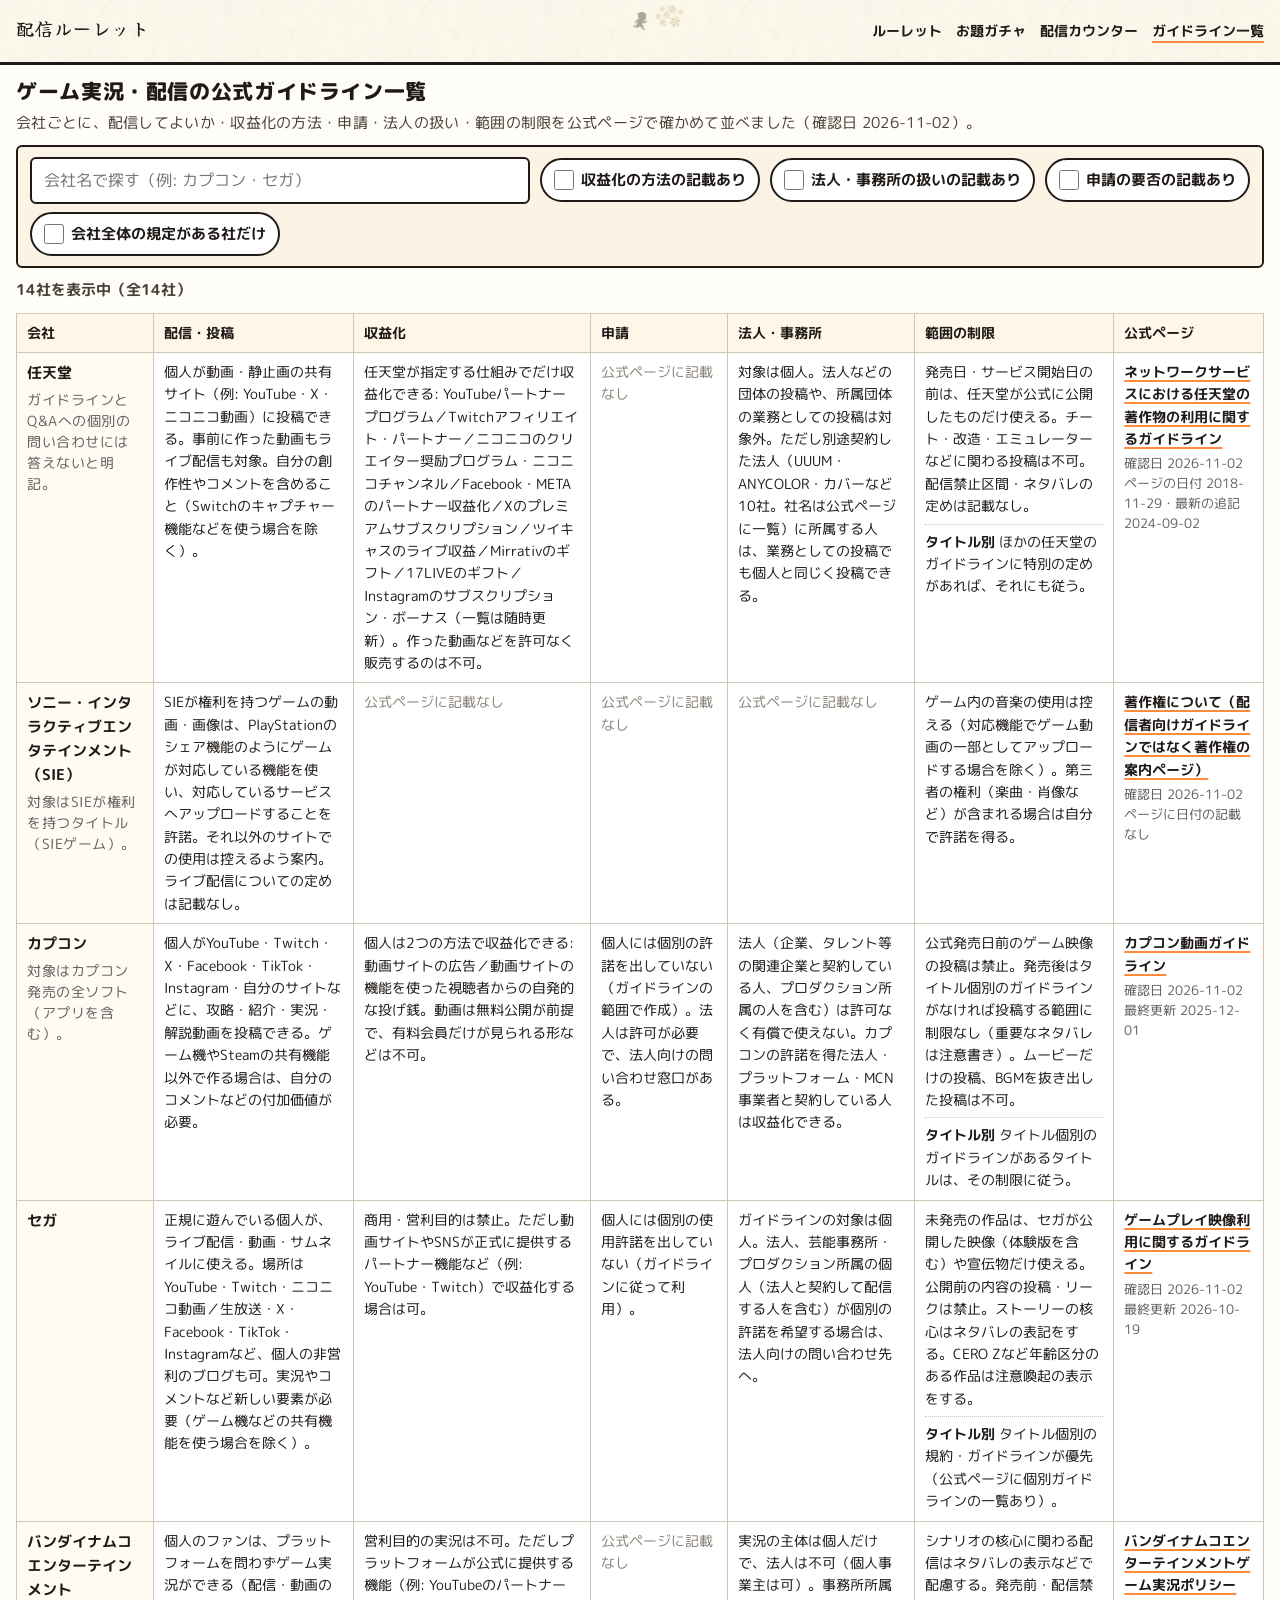
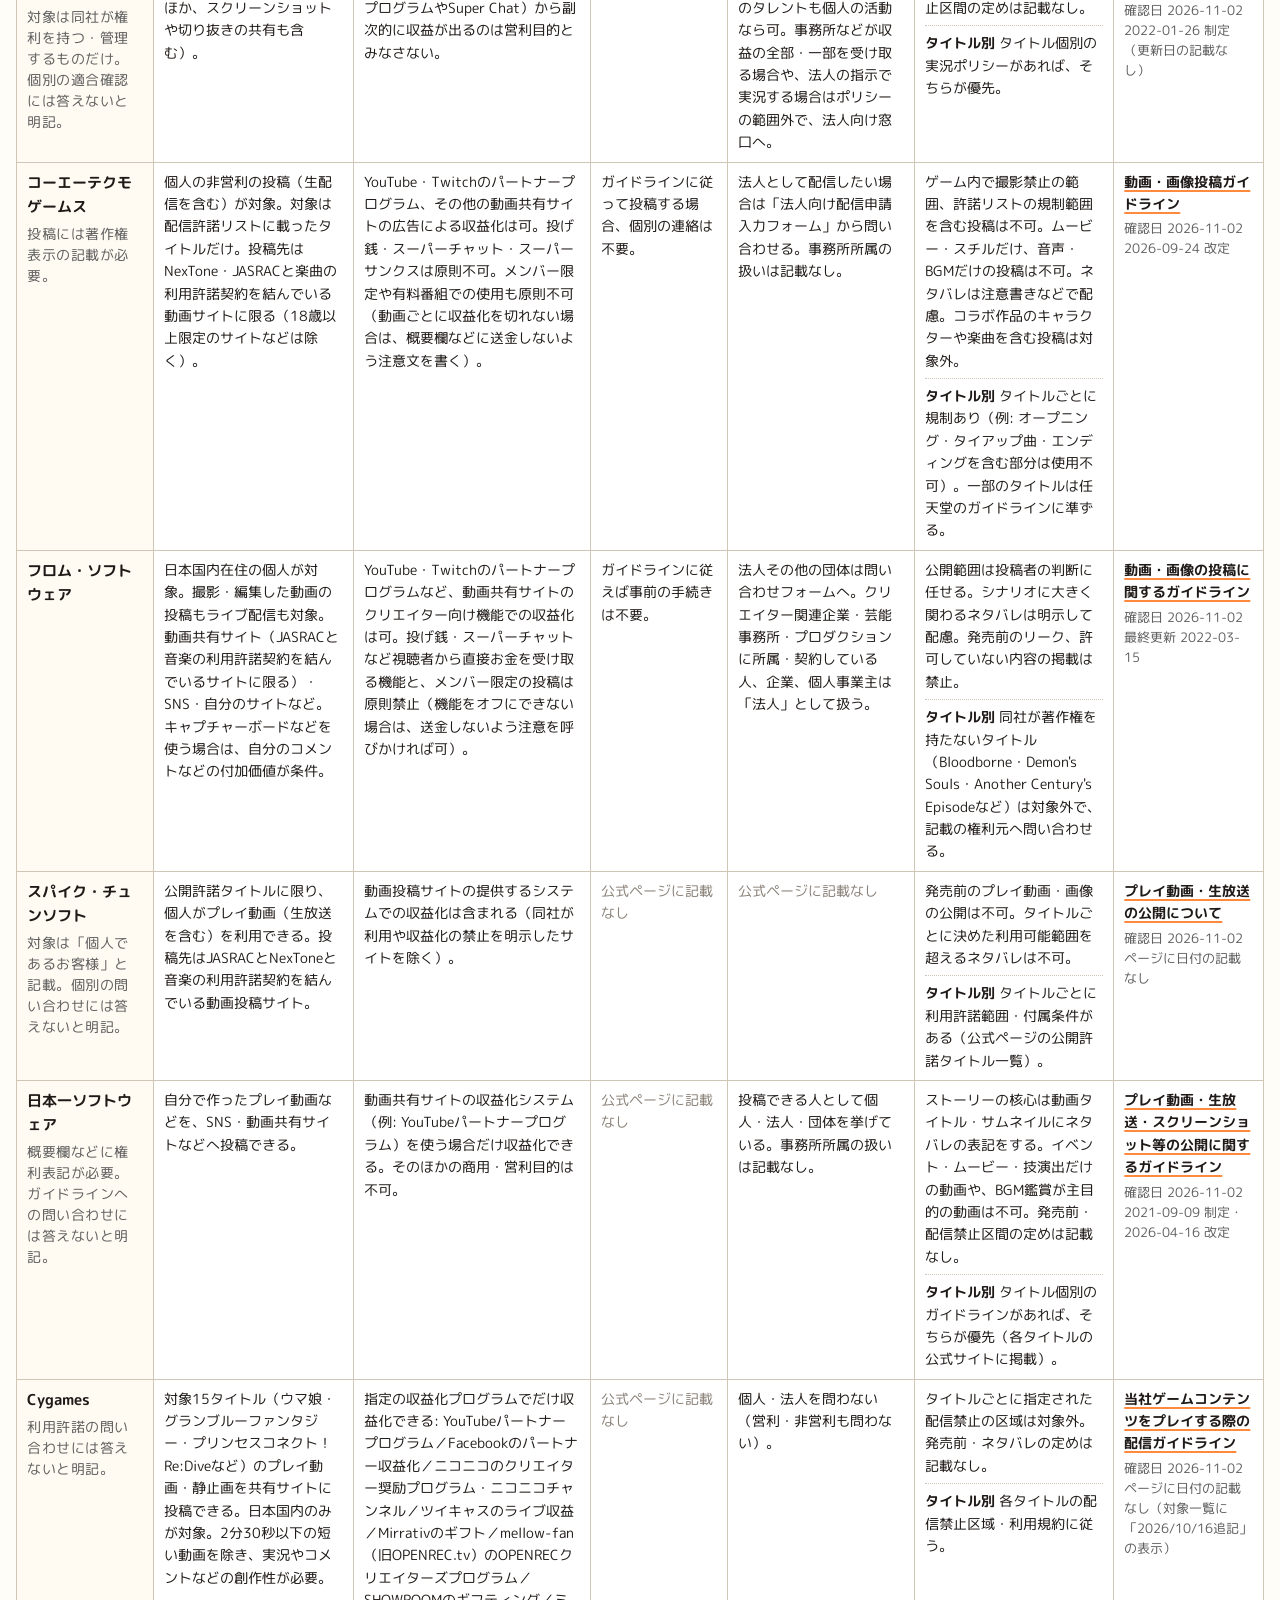
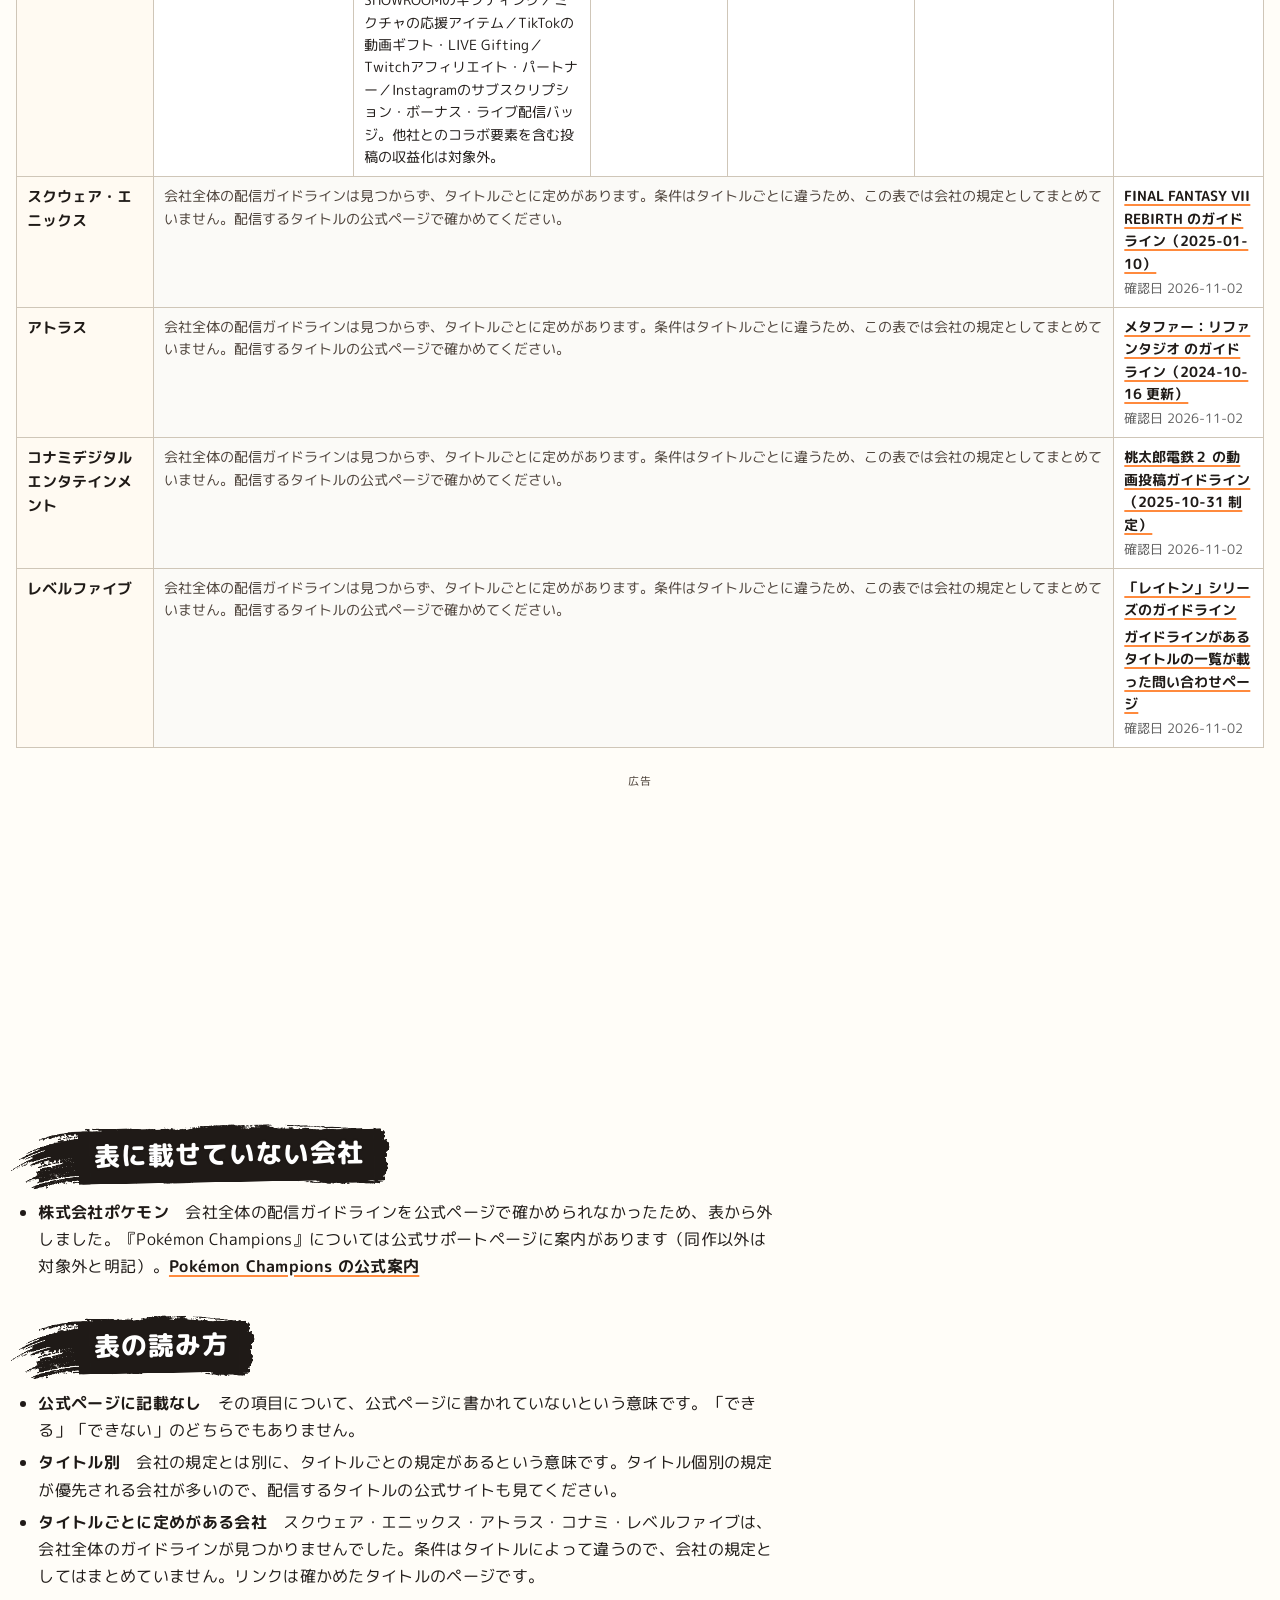
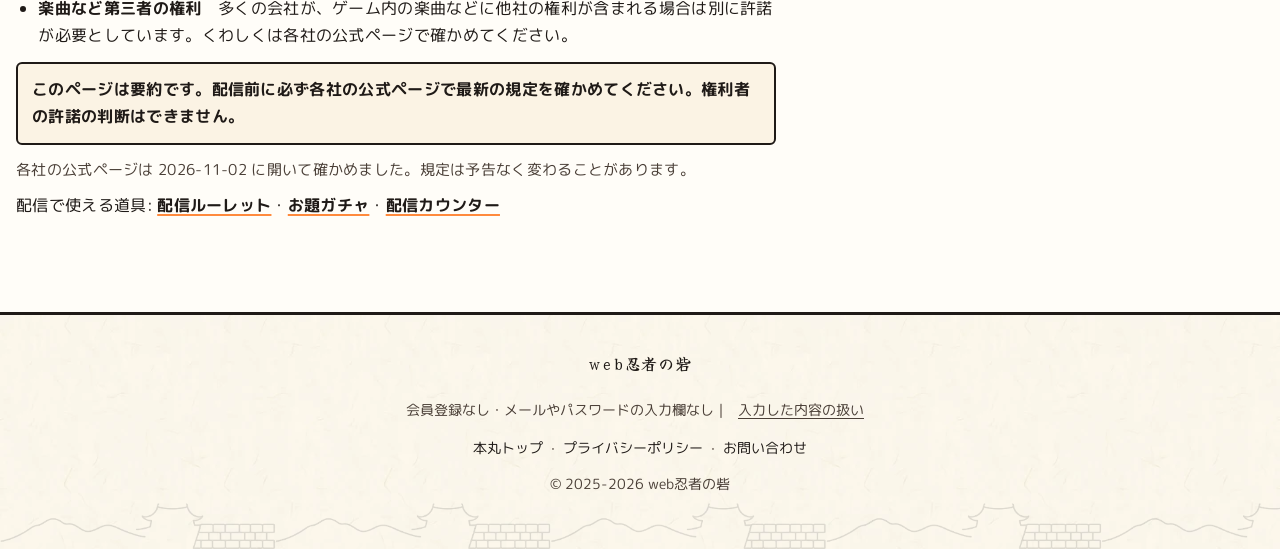
<file: guideline/index.html>
<!DOCTYPE html>
<html lang="ja">
<head>
<meta charset="UTF-8">
<meta name="viewport" content="width=device-width, initial-scale=1">
<title>ゲーム実況・配信の公式ガイドライン一覧｜収益化・申請・法人の扱いを会社ごとに確認</title>
<meta name="description" content="ゲーム会社14社の配信・実況ガイドラインを公式ページで確かめて一覧にしました。配信してよいか、収益化できる方法、申請の要否、法人・事務所所属の扱い、配信できる範囲の制限を会社ごとに比べられます。各社の公式ページへのリンクと確認日つき。">
<link rel="canonical" href="https://roulette.kkpwebninja.com/guideline/">
<meta name="robots" content="index,follow,max-image-preview:large">
<meta name="theme-color" content="#e2600f">
<link rel="icon" type="image/png" sizes="32x32" href="/favicon.png">
<link rel="icon" type="image/png" sizes="192x192" href="/favicon-192.png">
<link rel="apple-touch-icon" sizes="180x180" href="/apple-touch-icon.png">
<link rel="preconnect" href="https://fonts.googleapis.com">
<link rel="preconnect" href="https://fonts.gstatic.com" crossorigin>
<link href="https://fonts.googleapis.com/css2?family=M+PLUS+Rounded+1c:wght@400;700;800;900&display=swap" rel="stylesheet">
<meta property="og:title" content="ゲーム実況・配信の公式ガイドライン一覧">
<meta property="og:description" content="ゲーム会社14社の配信ガイドラインを公式ページで確かめて一覧に。収益化の方法・申請・法人の扱い・範囲の制限を会社ごとに。">
<meta property="og:type" content="website">
<meta property="og:url" content="https://roulette.kkpwebninja.com/guideline/">
<meta property="og:site_name" content="配信ルーレット">
<meta property="og:image" content="https://roulette.kkpwebninja.com/ogp.jpg?d=20261023b">
<meta name="twitter:card" content="summary_large_image">
<meta name="twitter:image" content="https://roulette.kkpwebninja.com/ogp.jpg?d=20261023b">
<script src="/ga.js"></script>
<!-- 共通部品 D4 の kit.js は defer なしで先に読む（配信モードの判定 KKit.stream を広告より先に使う） -->
<script src="/kit/kit.js?v=d7b7a27"></script>
<script type="application/ld+json">
{
  "@context":"https://schema.org",
  "@type":"WebPage",
  "@id":"https://roulette.kkpwebninja.com/guideline/#page",
  "name":"ゲーム実況・配信の公式ガイドライン一覧",
  "url":"https://roulette.kkpwebninja.com/guideline/",
  "inLanguage":"ja",
  "datePublished":"2026-11-02",
  "dateModified":"2026-11-02",
  "description":"ゲーム会社の配信・実況ガイドラインを公式ページで確かめ、配信の可否・収益化の方法・申請の要否・法人や事務所所属の扱い・範囲の制限を会社ごとにまとめた一覧。各社の公式ページへのリンクと確認日つき。",
  "isPartOf":{"@type":"WebSite","name":"配信ルーレット","url":"https://roulette.kkpwebninja.com/"},
  "author":{"@type":"Organization","name":"web忍者の砦"},
  "publisher":{"@type":"Organization","name":"web忍者の砦","url":"https://kkpwebninja.com/"}
}
</script>
<!-- 共通部品 D4（kkp-kit を kit/ にコピーしたもの。中は手で直さず kkp-kit 側で直して sync.sh） -->
<!-- k-fonts:start -->
<link href="https://fonts.googleapis.com/css2?family=Yuji+Syuku&family=RocknRoll+One&display=swap&text=%25%2A-.0123456789%3A%3C%3D%3E%40BCEGKLNOPRSTUXY_abceghijklmnoprtuw%C2%A9%C2%B7%E2%80%94%E2%86%92%E3%80%81%E3%80%82%E3%80%87%E3%80%8C%E3%80%8D%E3%80%9C%E3%81%82%E3%81%84%E3%81%86%E3%81%88%E3%81%8A%E3%81%8B%E3%81%8C%E3%81%8D%E3%81%8E%E3%81%8F%E3%81%90%E3%81%91%E3%81%92%E3%81%93%E3%81%94%E3%81%95%E3%81%97%E3%81%98%E3%81%99%E3%81%9B%E3%81%9C%E3%81%9D%E3%81%9F%E3%81%A0%E3%81%A1%E3%81%A3%E3%81%A4%E3%81%A6%E3%81%A7%E3%81%A8%E3%81%A9%E3%81%AA%E3%81%AB%E3%81%AE%E3%81%AF%E3%81%B0%E3%81%B3%E3%81%B5%E3%81%B6%E3%81%B9%E3%81%BE%E3%81%BF%E3%82%80%E3%82%81%E3%82%82%E3%82%83%E3%82%84%E3%82%88%E3%82%89%E3%82%8A%E3%82%8B%E3%82%8C%E3%82%8D%E3%82%8F%E3%82%92%E3%82%93%E3%82%A2%E3%82%A3%E3%82%A4%E3%82%A6%E3%82%A7%E3%82%AA%E3%82%AB%E3%82%AC%E3%82%AD%E3%82%AF%E3%82%B0%E3%82%B2%E3%82%B3%E3%82%B5%E3%82%B6%E3%82%B7%E3%82%B8%E3%82%B9%E3%82%BB%E3%82%BD%E3%82%BF%E3%83%81%E3%83%83%E3%83%86%E3%83%87%E3%83%88%E3%83%89%E3%83%8A%E3%83%8D%E3%83%90%E3%83%91%E3%83%94%E3%83%95%E3%83%96%E3%83%97%E3%83%99%E3%83%9A%E3%83%9C%E3%83%9D%E3%83%9E%E3%83%A0%E3%83%A1%E3%83%A3%E3%83%A9%E3%83%AA%E3%83%AB%E3%83%AC%E3%83%AD%E3%83%AF%E3%83%B3%E3%83%BB%E3%83%BC%E4%B8%80%E4%B8%8A%E4%B8%8B%E4%B8%AD%E4%B8%B8%E4%B9%85%E4%B9%97%E4%BA%8C%E4%BA%BA%E4%BB%8A%E4%BB%96%E4%BB%98%E4%BB%B6%E4%BC%8F%E4%BD%8F%E4%BD%93%E4%BD%95%E4%BD%9C%E4%BD%BF%E4%BF%9D%E4%BF%A1%E5%80%8B%E5%80%99%E5%81%B4%E5%84%AA%E5%85%88%E5%85%A5%E5%85%A8%E5%85%B1%E5%86%85%E5%87%BA%E5%88%80%E5%88%86%E5%88%87%E5%88%9D%E5%88%A5%E5%88%A9%E5%89%8D%E5%89%B2%E5%8A%A9%E5%8A%B9%E5%8B%95%E5%8C%96%E5%8D%B0%E5%8D%B1%E5%8D%B3%E5%8F%8E%E5%8F%96%E5%8F%AF%E5%8F%B3%E5%90%88%E5%90%8C%E5%90%8D%E5%90%AB%E5%91%8A%E5%91%A8%E5%93%A1%E5%95%8F%E5%9B%9E%E5%9B%B2%E5%9E%8B%E5%A0%B1%E5%A3%B0%E5%A4%89%E5%A4%96%E5%A4%A7%E5%A4%B1%E5%A6%84%E5%AD%97%E5%AD%98%E5%AE%89%E5%AE%9A%E5%AE%9F%E5%AE%B9%E5%B0%8F%E5%B0%91%E5%B0%BE%E5%B1%8A%E5%B1%9E%E5%B7%AE%E5%B7%BB%E5%B8%AF%E5%B8%B8%E5%B9%B4%E5%BA%83%E5%BA%A6%E5%BC%95%E5%BC%B5%E5%BC%B7%E5%BD%A2%E5%BE%8C%E5%BF%8D%E6%80%A7%E6%83%85%E6%83%B3%E6%85%AE%E6%88%BB%E6%89%80%E6%89%8B%E6%89%93%E6%89%B1%E6%8A%9C%E6%8A%9E%E6%8A%BC%E6%8E%A7%E6%8F%BA%E6%92%83%E6%93%8D%E6%95%97%E6%95%B0%E6%96%87%E6%96%99%E6%96%AC%E6%96%B0%E6%96%B9%E6%97%A5%E6%97%A9%E6%98%A0%E6%99%82%E6%99%AF%E6%9B%B4%E6%9B%B8%E6%9B%BF%E6%9C%80%E6%9C%88%E6%9C%9B%E6%9C%AB%E6%9C%AC%E6%9C%AD%E6%9D%A1%E6%9E%9C%E6%A5%B5%E6%AD%A2%E6%AE%8B%E6%AE%B5%E6%B1%BA%E6%B3%81%E6%B4%BE%E6%B6%88%E6%B7%B7%E6%B8%9B%E6%B8%AC%E6%BC%94%E7%84%A1%E7%8E%87%E7%94%A8%E7%94%B1%E7%94%BB%E7%97%9B%E7%99%BA%E7%99%BB%E7%9A%84%E7%9B%8A%E7%9B%9B%E7%9B%A4%E7%9B%AE%E7%9B%B4%E7%9F%AD%E7%A0%A6%E7%A2%BA%E7%A4%BA%E7%A6%81%E7%A9%B6%E7%AA%81%E7%AB%AF%E7%AD%94%E7%AF%84%E7%B4%B0%E7%B5%84%E7%B5%90%E7%B6%9A%E7%B7%91%E7%B7%9A%E7%B8%9B%E7%BD%AE%E7%BD%B0%E8%80%83%E8%80%85%E8%80%90%E8%81%9E%E8%83%8C%E8%87%AA%E8%88%88%E8%89%B2%E8%99%B9%E8%A1%8C%E8%A1%A8%E8%A3%9C%E8%A6%81%E8%A6%8B%E8%A6%96%E8%A6%A7%E8%A8%80%E8%A8%88%E8%A8%98%E8%A8%AD%E8%A8%B1%E8%A9%B1%E8%AA%9E%E8%AA%AD%E8%AA%B0%E8%AB%87%E8%AD%98%E8%B2%A0%E8%B3%AA%E8%B6%B3%E8%BA%AB%E8%BB%BD%E8%BE%BC%E8%BF%91%E9%80%81%E9%80%8F%E9%80%9A%E9%81%8A%E9%81%A0%E9%81%B8%E9%83%A8%E9%85%8D%E9%87%91%E9%8A%80%E9%8A%85%E9%8C%B2%E9%95%B7%E9%96%89%E9%96%8B%E9%96%93%E9%9B%91%E9%9B%BB%E9%9D%A2%E9%9F%B3%E9%A0%85%E9%A0%86%E9%A1%8C%E9%A3%9B%E9%A3%9F%E9%A3%B2%EF%BC%88%EF%BC%89%EF%BC%8B%EF%BC%9A%EF%BC%9D%EF%BC%9F%EF%BD%9C" rel="stylesheet">
<!-- k-fonts:end -->
<link rel="stylesheet" href="/kit/kit.css?v=d7b7a27">
<style>
:root{--ink:#2b2b2b;--sub:#5f5f5f;--line:#cfc6b8;--line-l:#e8e1d6;--head:#fff6ea;--accent:#e2600f;--accent-d:#b84c0a;--link:#0b57a4}
*{box-sizing:border-box}
html{-webkit-text-size-adjust:100%}
body{margin:0;background:#fff;color:var(--ink);font-family:"Hiragino Sans","Noto Sans JP","Yu Gothic Medium",Meiryo,sans-serif;font-size:16px;line-height:1.7}
a{color:var(--link)}
p{margin:0 0 .8rem}
ul,ol{padding-left:1.4rem;margin:.2rem 0 .8rem}
li{margin:0 0 .3rem}
button,input{font:inherit;color:inherit}
button{cursor:pointer}
.site{border-bottom:2px solid var(--accent)}
.site-in{max-width:1440px;margin:0 auto;padding:9px 16px;display:flex;align-items:baseline;justify-content:space-between;gap:6px 12px;flex-wrap:wrap}
.site-name{font-weight:700;font-size:15px;color:var(--ink);text-decoration:none}
.site-nav{font-size:14px}
.site-nav a{color:var(--sub);text-decoration:none;margin-left:14px;display:inline-block;padding:4px 0}
.site-nav a:first-child{margin-left:0}
.wrap{max-width:1440px;margin:0 auto;padding:12px 16px 40px}
.narrow{max-width:760px}
h1{font-size:21px;font-weight:700;margin:0 0 .2rem;line-height:1.4}
.lead{font-size:15px;margin:0 0 .6rem;color:var(--k-text-2,#4a3f37)}
h2{font-size:19px;font-weight:700;margin:2.4rem 0 .6rem;line-height:1.4}

/* 絞り込み（開いてすぐ操作） */
.filters{display:flex;flex-wrap:wrap;gap:8px 10px;align-items:center;margin:4px 0 10px;padding:10px 12px;border:2px solid var(--k-sumi,#1f1a17);background:var(--k-kinari,#fbf3e4);border-radius:6px}
.filters .q{flex:1 1 240px;min-height:44px;padding:8px 12px;border:2px solid var(--k-sumi,#1f1a17);border-radius:6px;background:#fff;font-size:16px}
.chip{display:inline-flex;align-items:center;gap:7px;min-height:44px;padding:6px 12px;border:2px solid var(--k-sumi,#1f1a17);border-radius:999px;background:#fff;font-size:14.5px;font-weight:700;cursor:pointer;user-select:none}
.chip input{width:20px;height:20px;margin:0;accent-color:#e2600f}
.chip:has(input:checked){background:#ffe3cc}
.fbar{display:flex;flex-wrap:wrap;gap:6px 14px;align-items:center;margin:0 0 10px;font-size:14.5px}
.count{font-weight:700}
.reset{min-height:44px;padding:6px 14px;border:2px solid var(--k-sumi,#1f1a17);border-radius:6px;background:#fff;font-weight:700;font-size:14px}
.reset[hidden]{display:none}
.empty{padding:14px;border:1px dashed var(--line);background:#fff;font-size:15px}
.empty[hidden]{display:none}

/* 一覧（PCは表・スマホはカード） */
table.gl{border-collapse:collapse;width:100%;font-size:14px;background:#fff;table-layout:fixed}
.gl th,.gl td{border:1px solid var(--line);padding:8px 10px;text-align:left;vertical-align:top;line-height:1.6;overflow-wrap:anywhere}
.gl thead th{background:var(--head);font-weight:700;position:sticky;top:0;z-index:1}
.gl col.c-co{width:11%}.gl col.c-play{width:16%}.gl col.c-money{width:19%}.gl col.c-apply{width:11%}.gl col.c-corp{width:15%}.gl col.c-scope{width:16%}.gl col.c-src{width:12%}
.gl tbody th{background:#fffaf2;font-weight:700}
.co{display:block;font-size:15px}
.cnote{display:block;font-weight:400;font-size:12.5px;color:var(--sub);margin-top:4px;line-height:1.5}
.none{color:#8a8178}
.tr{display:block;margin-top:6px;padding-top:6px;border-top:1px dotted var(--line)}
.src a{display:block;font-weight:700;margin-bottom:4px}
.dt{display:block;font-size:12.5px;color:var(--sub)}
tr.by-title td[colspan]{background:#fbfaf7;color:var(--k-text-2,#4a3f37)}
tr[hidden]{display:none}
@media(max-width:860px){
  table.gl,.gl tbody,.gl tr,.gl th,.gl td{display:block;width:100%}
  .gl thead,.gl colgroup{display:none}
  .gl tr{border:2px solid var(--k-sumi,#1f1a17);border-radius:6px;margin:0 0 14px;background:#fff;overflow:hidden}
  .gl tr[hidden]{display:none}
  .gl th,.gl td{border:0;border-top:1px solid var(--line-l);padding:8px 12px}
  .gl tbody th{border-top:0;background:var(--k-kinari,#fbf3e4);padding:10px 12px}
  .co{font-size:17px}
  .gl td::before{content:attr(data-l);display:block;font-size:12.5px;font-weight:700;color:var(--accent-d);margin-bottom:2px}
  .src a{min-height:44px;display:flex;align-items:center}
}

/* 下の説明 */
.notice{border:2px solid var(--k-sumi,#1f1a17);background:var(--k-kinari,#fbf3e4);padding:12px 14px;border-radius:6px;font-weight:700}
.notice p:last-child{margin:0}

.kkp-ad{text-align:center;margin:22px auto 0;max-width:680px;min-height:288px;padding-top:6px;width:100%}
.kkp-ad-label{font-size:11px;color:#999;letter-spacing:.08em;margin:0 0 6px;line-height:1}
.kkp-ad ins.adsbygoogle,.kkp-ad ins.adsbygoogle-later{display:block;width:300px;height:250px;margin:0 auto}
@media(min-width:768px){.kkp-ad{min-height:318px}.kkp-ad ins.adsbygoogle,.kkp-ad ins.adsbygoogle-later{width:336px;height:280px}}
.kkp-ad:has(ins[data-ad-status="unfilled"]){display:none}

.uf{text-align:center;padding:2rem 1rem 2.5rem;font-size:.875rem;color:#94a3b8;line-height:2;border-top:1px solid #f0e6d2;margin-top:2.5rem;background:#fffcf7}
.uf-name{font-weight:800;color:#8b6b3d;font-size:.875rem;margin-bottom:.4rem}
.uf a{color:#8b6b3d;text-decoration:none;margin:0 .5rem}
.uf-c{margin-top:.5rem;color:#bfa97a}
</style>
<link rel="stylesheet" href="/d4.css?v=20261030b">
</head>
<body class="k-page">
<div class="site"><div class="k-bg" aria-hidden="true"><img class="k-deco k-ninja" src="/kit/img/d4-ninja.webp" alt=""><img class="k-deco k-season k-season-momiji" src="/kit/img/d4-momiji.webp" alt=""><img class="k-deco k-season k-season-yuki" src="/kit/img/d4-yuki.webp" alt=""><img class="k-deco k-season k-season-shochikubai" src="/kit/img/d4-kadomatsu.webp" alt=""></div><div class="site-in">
  <a class="site-name" href="/">配信ルーレット</a>
  <nav class="site-nav"><a href="/">ルーレット</a><a href="/odai-gacha/">お題ガチャ</a><a href="/counter/">配信カウンター</a><a href="/guideline/" aria-current="page">ガイドライン一覧</a></nav>
</div></div>
<div class="wrap">
<header>
  <h1>ゲーム実況・配信の公式ガイドライン一覧</h1>
  <p class="lead">会社ごとに、配信してよいか・収益化の方法・申請・法人の扱い・範囲の制限を公式ページで確かめて並べました（確認日 2026-11-02）。</p>
</header>

<main>
<form class="filters" role="search" onsubmit="return false">
  <input class="q" id="q" type="search" placeholder="会社名で探す（例: カプコン・セガ）" aria-label="会社名で探す" autocomplete="off">
  <label class="chip"><input type="checkbox" data-f="money">収益化の方法の記載あり</label>
  <label class="chip"><input type="checkbox" data-f="corp">法人・事務所の扱いの記載あり</label>
  <label class="chip"><input type="checkbox" data-f="apply">申請の要否の記載あり</label>
  <label class="chip"><input type="checkbox" data-f="whole">会社全体の規定がある社だけ</label>
</form>
<div class="fbar"><span class="count" id="count" aria-live="polite">14社を表示中</span><button type="button" class="reset" id="reset" hidden>絞り込みを消す</button></div>
<p class="empty" id="empty" hidden>条件に合う会社がありません。絞り込みを消してください。</p>

<table class="gl" id="gl">
<colgroup><col class="c-co"><col class="c-play"><col class="c-money"><col class="c-apply"><col class="c-corp"><col class="c-scope"><col class="c-src"></colgroup>
<thead><tr><th scope="col">会社</th><th scope="col">配信・投稿</th><th scope="col">収益化</th><th scope="col">申請</th><th scope="col">法人・事務所</th><th scope="col">範囲の制限</th><th scope="col">公式ページ</th></tr></thead>
<tbody>
<tr id="nintendo" data-q="任天堂 任天堂 にんてんどう nintendo ニンテンドー" data-money="1" data-corp="1" data-apply="0" data-whole="1"><th scope="row" data-l="会社"><span class="co">任天堂</span><small class="cnote">ガイドラインとQ&amp;Aへの個別の問い合わせには答えないと明記。</small></th><td data-l="配信・投稿">個人が動画・静止画の共有サイト（例: YouTube・X・ニコニコ動画）に投稿できる。事前に作った動画もライブ配信も対象。自分の創作性やコメントを含めること（Switchのキャプチャー機能などを使う場合を除く）。</td><td data-l="収益化">任天堂が指定する仕組みでだけ収益化できる: YouTubeパートナープログラム／Twitchアフィリエイト・パートナー／ニコニコのクリエイター奨励プログラム・ニコニコチャンネル／Facebook・METAのパートナー収益化／Xのプレミアムサブスクリプション／ツイキャスのライブ収益／Mirrativのギフト／17LIVEのギフト／Instagramのサブスクリプション・ボーナス（一覧は随時更新）。作った動画などを許可なく販売するのは不可。</td><td data-l="申請" class="none">公式ページに記載なし</td><td data-l="法人・事務所">対象は個人。法人などの団体の投稿や、所属団体の業務としての投稿は対象外。ただし別途契約した法人（UUUM・ANYCOLOR・カバーなど10社。社名は公式ページに一覧）に所属する人は、業務としての投稿でも個人と同じく投稿できる。</td><td data-l="範囲の制限">発売日・サービス開始日の前は、任天堂が公式に公開したものだけ使える。チート・改造・エミュレーターなどに関わる投稿は不可。配信禁止区間・ネタバレの定めは記載なし。<span class="tr"><b>タイトル別</b> ほかの任天堂のガイドラインに特別の定めがあれば、それにも従う。</span></td><td data-l="公式ページ" class="src"><a href="https://www.nintendo.co.jp/networkservice_guideline/ja/index.html" target="_blank" rel="noopener">ネットワークサービスにおける任天堂の著作物の利用に関するガイドライン</a><span class="dt">確認日 2026-11-02</span><span class="dt">ページの日付 2018-11-29・最新の追記 2024-09-02</span></td></tr>
<tr id="sie" data-q="ソニー・インタラクティブエンタテインメント（SIE） ソニー sie playstation プレイステーション ぷれすて プレステ" data-money="0" data-corp="0" data-apply="0" data-whole="1"><th scope="row" data-l="会社"><span class="co">ソニー・インタラクティブエンタテインメント（SIE）</span><small class="cnote">対象はSIEが権利を持つタイトル（SIEゲーム）。</small></th><td data-l="配信・投稿">SIEが権利を持つゲームの動画・画像は、PlayStationのシェア機能のようにゲームが対応している機能を使い、対応しているサービスへアップロードすることを許諾。それ以外のサイトでの使用は控えるよう案内。ライブ配信についての定めは記載なし。</td><td data-l="収益化" class="none">公式ページに記載なし</td><td data-l="申請" class="none">公式ページに記載なし</td><td data-l="法人・事務所" class="none">公式ページに記載なし</td><td data-l="範囲の制限">ゲーム内の音楽の使用は控える（対応機能でゲーム動画の一部としてアップロードする場合を除く）。第三者の権利（楽曲・肖像など）が含まれる場合は自分で許諾を得る。</td><td data-l="公式ページ" class="src"><a href="https://www.playstation.com/ja-jp/legal/about-copyrights/" target="_blank" rel="noopener">著作権について（配信者向けガイドラインではなく著作権の案内ページ）</a><span class="dt">確認日 2026-11-02</span><span class="dt">ページに日付の記載なし</span></td></tr>
<tr id="capcom" data-q="カプコン カプコン capcom かぷこん" data-money="1" data-corp="1" data-apply="1" data-whole="1"><th scope="row" data-l="会社"><span class="co">カプコン</span><small class="cnote">対象はカプコン発売の全ソフト（アプリを含む）。</small></th><td data-l="配信・投稿">個人がYouTube・Twitch・X・Facebook・TikTok・Instagram・自分のサイトなどに、攻略・紹介・実況・解説動画を投稿できる。ゲーム機やSteamの共有機能以外で作る場合は、自分のコメントなどの付加価値が必要。</td><td data-l="収益化">個人は2つの方法で収益化できる: 動画サイトの広告／動画サイトの機能を使った視聴者からの自発的な投げ銭。動画は無料公開が前提で、有料会員だけが見られる形などは不可。</td><td data-l="申請">個人には個別の許諾を出していない（ガイドラインの範囲で作成）。法人は許可が必要で、法人向けの問い合わせ窓口がある。</td><td data-l="法人・事務所">法人（企業、タレント等の関連企業と契約している人、プロダクション所属の人を含む）は許可なく有償で使えない。カプコンの許諾を得た法人・プラットフォーム・MCN事業者と契約している人は収益化できる。</td><td data-l="範囲の制限">公式発売日前のゲーム映像の投稿は禁止。発売後はタイトル個別のガイドラインがなければ投稿する範囲に制限なし（重要なネタバレは注意書き）。ムービーだけの投稿、BGMを抜き出した投稿は不可。<span class="tr"><b>タイトル別</b> タイトル個別のガイドラインがあるタイトルは、その制限に従う。</span></td><td data-l="公式ページ" class="src"><a href="https://www.capcom-games.com/ja-jp/video-policy/" target="_blank" rel="noopener">カプコン動画ガイドライン</a><span class="dt">確認日 2026-11-02</span><span class="dt">最終更新 2025-12-01</span></td></tr>
<tr id="sega" data-q="セガ セガ sega せが" data-money="1" data-corp="1" data-apply="1" data-whole="1"><th scope="row" data-l="会社"><span class="co">セガ</span></th><td data-l="配信・投稿">正規に遊んでいる個人が、ライブ配信・動画・サムネイルに使える。場所はYouTube・Twitch・ニコニコ動画／生放送・X・Facebook・TikTok・Instagramなど、個人の非営利のブログも可。実況やコメントなど新しい要素が必要（ゲーム機などの共有機能を使う場合を除く）。</td><td data-l="収益化">商用・営利目的は禁止。ただし動画サイトやSNSが正式に提供するパートナー機能など（例: YouTube・Twitch）で収益化する場合は可。</td><td data-l="申請">個人には個別の使用許諾を出していない（ガイドラインに従って利用）。</td><td data-l="法人・事務所">ガイドラインの対象は個人。法人、芸能事務所・プロダクション所属の個人（法人と契約して配信する人を含む）が個別の許諾を希望する場合は、法人向けの問い合わせ先へ。</td><td data-l="範囲の制限">未発売の作品は、セガが公開した映像（体験版を含む）や宣伝物だけ使える。公開前の内容の投稿・リークは禁止。ストーリーの核心はネタバレの表記をする。CERO Zなど年齢区分のある作品は注意喚起の表示をする。<span class="tr"><b>タイトル別</b> タイトル個別の規約・ガイドラインが優先（公式ページに個別ガイドラインの一覧あり）。</span></td><td data-l="公式ページ" class="src"><a href="https://www.sega.co.jp/streaming_guideline/" target="_blank" rel="noopener">ゲームプレイ映像利用に関するガイドライン</a><span class="dt">確認日 2026-11-02</span><span class="dt">最終更新 2026-10-19</span></td></tr>
<tr id="bne" data-q="バンダイナムコエンターテインメント バンダイナムコ バンナム ばんだいなむこ bandai namco" data-money="1" data-corp="1" data-apply="0" data-whole="1"><th scope="row" data-l="会社"><span class="co">バンダイナムコエンターテインメント</span><small class="cnote">対象は同社が権利を持つ・管理するものだけ。個別の適合確認には答えないと明記。</small></th><td data-l="配信・投稿">個人のファンは、プラットフォームを問わずゲーム実況ができる（配信・動画のほか、スクリーンショットや切り抜きの共有も含む）。</td><td data-l="収益化">営利目的の実況は不可。ただしプラットフォームが公式に提供する機能（例: YouTubeのパートナープログラムやSuper Chat）から副次的に収益が出るのは営利目的とみなさない。</td><td data-l="申請" class="none">公式ページに記載なし</td><td data-l="法人・事務所">実況の主体は個人だけで、法人は不可（個人事業主は可）。事務所所属のタレントも個人の活動なら可。事務所などが収益の全部・一部を受け取る場合や、法人の指示で実況する場合はポリシーの範囲外で、法人向け窓口へ。</td><td data-l="範囲の制限">シナリオの核心に関わる配信はネタバレの表示などで配慮する。発売前・配信禁止区間の定めは記載なし。<span class="tr"><b>タイトル別</b> タイトル個別の実況ポリシーがあれば、そちらが優先。</span></td><td data-l="公式ページ" class="src"><a href="https://www.bandainamcoent.co.jp/info/videopolicy/" target="_blank" rel="noopener">バンダイナムコエンターテインメントゲーム実況ポリシー</a><span class="dt">確認日 2026-11-02</span><span class="dt">2022-01-26 制定（更新日の記載なし）</span></td></tr>
<tr id="koei" data-q="コーエーテクモゲームス コーエーテクモ こーえー koei tecmo コーエー テクモ" data-money="1" data-corp="1" data-apply="1" data-whole="1"><th scope="row" data-l="会社"><span class="co">コーエーテクモゲームス</span><small class="cnote">投稿には著作権表示の記載が必要。</small></th><td data-l="配信・投稿">個人の非営利の投稿（生配信を含む）が対象。対象は配信許諾リストに載ったタイトルだけ。投稿先はNexTone・JASRACと楽曲の利用許諾契約を結んでいる動画サイトに限る（18歳以上限定のサイトなどは除く）。</td><td data-l="収益化">YouTube・Twitchのパートナープログラム、その他の動画共有サイトの広告による収益化は可。投げ銭・スーパーチャット・スーパーサンクスは原則不可。メンバー限定や有料番組での使用も原則不可（動画ごとに収益化を切れない場合は、概要欄などに送金しないよう注意文を書く）。</td><td data-l="申請">ガイドラインに従って投稿する場合、個別の連絡は不要。</td><td data-l="法人・事務所">法人として配信したい場合は「法人向け配信申請入力フォーム」から問い合わせる。事務所所属の扱いは記載なし。</td><td data-l="範囲の制限">ゲーム内で撮影禁止の範囲、許諾リストの規制範囲を含む投稿は不可。ムービー・スチルだけ、音声・BGMだけの投稿は不可。ネタバレは注意書きなどで配慮。コラボ作品のキャラクターや楽曲を含む投稿は対象外。<span class="tr"><b>タイトル別</b> タイトルごとに規制あり（例: オープニング・タイアップ曲・エンディングを含む部分は使用不可）。一部のタイトルは任天堂のガイドラインに準ずる。</span></td><td data-l="公式ページ" class="src"><a href="https://www.gamecity.ne.jp/info/videopolicy.html" target="_blank" rel="noopener">動画・画像投稿ガイドライン</a><span class="dt">確認日 2026-11-02</span><span class="dt">2026-09-24 改定</span></td></tr>
<tr id="from" data-q="フロム・ソフトウェア フロム・ソフトウェア フロムソフトウェア ふろむ fromsoftware フロム" data-money="1" data-corp="1" data-apply="1" data-whole="1"><th scope="row" data-l="会社"><span class="co">フロム・ソフトウェア</span></th><td data-l="配信・投稿">日本国内在住の個人が対象。撮影・編集した動画の投稿もライブ配信も対象。動画共有サイト（JASRACと音楽の利用許諾契約を結んでいるサイトに限る）・SNS・自分のサイトなど。キャプチャーボードなどを使う場合は、自分のコメントなどの付加価値が条件。</td><td data-l="収益化">YouTube・Twitchのパートナープログラムなど、動画共有サイトのクリエイター向け機能での収益化は可。投げ銭・スーパーチャットなど視聴者から直接お金を受け取る機能と、メンバー限定の投稿は原則禁止（機能をオフにできない場合は、送金しないよう注意を呼びかければ可）。</td><td data-l="申請">ガイドラインに従えば事前の手続きは不要。</td><td data-l="法人・事務所">法人その他の団体は問い合わせフォームへ。クリエイター関連企業・芸能事務所・プロダクションに所属・契約している人、企業、個人事業主は「法人」として扱う。</td><td data-l="範囲の制限">公開範囲は投稿者の判断に任せる。シナリオに大きく関わるネタバレは明示して配慮。発売前のリーク、許可していない内容の掲載は禁止。<span class="tr"><b>タイトル別</b> 同社が著作権を持たないタイトル（Bloodborne・Demon&#x27;s Souls・Another Century&#x27;s Episodeなど）は対象外で、記載の権利元へ問い合わせる。</span></td><td data-l="公式ページ" class="src"><a href="https://www.fromsoftware.jp/jp/guidelines_video.html" target="_blank" rel="noopener">動画・画像の投稿に関するガイドライン</a><span class="dt">確認日 2026-11-02</span><span class="dt">最終更新 2022-03-15</span></td></tr>
<tr id="spike" data-q="スパイク・チュンソフト スパイク・チュンソフト スパチュン すぱいく spike chunsoft チュンソフト" data-money="1" data-corp="0" data-apply="0" data-whole="1"><th scope="row" data-l="会社"><span class="co">スパイク・チュンソフト</span><small class="cnote">対象は「個人であるお客様」と記載。個別の問い合わせには答えないと明記。</small></th><td data-l="配信・投稿">公開許諾タイトルに限り、個人がプレイ動画（生放送を含む）を利用できる。投稿先はJASRACとNexToneと音楽の利用許諾契約を結んでいる動画投稿サイト。</td><td data-l="収益化">動画投稿サイトの提供するシステムでの収益化は含まれる（同社が利用や収益化の禁止を明示したサイトを除く）。</td><td data-l="申請" class="none">公式ページに記載なし</td><td data-l="法人・事務所" class="none">公式ページに記載なし</td><td data-l="範囲の制限">発売前のプレイ動画・画像の公開は不可。タイトルごとに決めた利用可能範囲を超えるネタバレは不可。<span class="tr"><b>タイトル別</b> タイトルごとに利用許諾範囲・付属条件がある（公式ページの公開許諾タイトル一覧）。</span></td><td data-l="公式ページ" class="src"><a href="https://www.spike-chunsoft.co.jp/playlicense/" target="_blank" rel="noopener">プレイ動画・生放送の公開について</a><span class="dt">確認日 2026-11-02</span><span class="dt">ページに日付の記載なし</span></td></tr>
<tr id="nis" data-q="日本一ソフトウェア 日本一ソフトウェア にっぽんいち 日本一 nippon ichi nis" data-money="1" data-corp="1" data-apply="0" data-whole="1"><th scope="row" data-l="会社"><span class="co">日本一ソフトウェア</span><small class="cnote">概要欄などに権利表記が必要。ガイドラインへの問い合わせには答えないと明記。</small></th><td data-l="配信・投稿">自分で作ったプレイ動画などを、SNS・動画共有サイトなどへ投稿できる。</td><td data-l="収益化">動画共有サイトの収益化システム（例: YouTubeパートナープログラム）を使う場合だけ収益化できる。そのほかの商用・営利目的は不可。</td><td data-l="申請" class="none">公式ページに記載なし</td><td data-l="法人・事務所">投稿できる人として個人・法人・団体を挙げている。事務所所属の扱いは記載なし。</td><td data-l="範囲の制限">ストーリーの核心は動画タイトル・サムネイルにネタバレの表記をする。イベント・ムービー・技演出だけの動画や、BGM鑑賞が主目的の動画は不可。発売前・配信禁止区間の定めは記載なし。<span class="tr"><b>タイトル別</b> タイトル個別のガイドラインがあれば、そちらが優先（各タイトルの公式サイトに掲載）。</span></td><td data-l="公式ページ" class="src"><a href="https://nippon1.jp/support/streaming_guideline.html" target="_blank" rel="noopener">プレイ動画・生放送・スクリーンショット等の公開に関するガイドライン</a><span class="dt">確認日 2026-11-02</span><span class="dt">2021-09-09 制定・2026-04-16 改定</span></td></tr>
<tr id="cygames" data-q="Cygames cygames サイゲームス さいげ サイゲ" data-money="1" data-corp="1" data-apply="0" data-whole="1"><th scope="row" data-l="会社"><span class="co">Cygames</span><small class="cnote">利用許諾の問い合わせには答えないと明記。</small></th><td data-l="配信・投稿">対象15タイトル（ウマ娘・グランブルーファンタジー・プリンセスコネクト！Re:Diveなど）のプレイ動画・静止画を共有サイトに投稿できる。日本国内のみが対象。2分30秒以下の短い動画を除き、実況やコメントなどの創作性が必要。</td><td data-l="収益化">指定の収益化プログラムでだけ収益化できる: YouTubeパートナープログラム／Facebookのパートナー収益化／ニコニコのクリエイター奨励プログラム・ニコニコチャンネル／ツイキャスのライブ収益／Mirrativのギフト／mellow-fan（旧OPENREC.tv）のOPENRECクリエイターズプログラム／SHOWROOMのギフティング／ミクチャの応援アイテム／TikTokの動画ギフト・LIVE Gifting／Twitchアフィリエイト・パートナー／Instagramのサブスクリプション・ボーナス・ライブ配信バッジ。他社とのコラボ要素を含む投稿の収益化は対象外。</td><td data-l="申請" class="none">公式ページに記載なし</td><td data-l="法人・事務所">個人・法人を問わない（営利・非営利も問わない）。</td><td data-l="範囲の制限">タイトルごとに指定された配信禁止の区域は対象外。発売前・ネタバレの定めは記載なし。<span class="tr"><b>タイトル別</b> 各タイトルの配信禁止区域・利用規約に従う。</span></td><td data-l="公式ページ" class="src"><a href="https://form.cygames.co.jp/streaming_guidelines/" target="_blank" rel="noopener">当社ゲームコンテンツをプレイする際の配信ガイドライン</a><span class="dt">確認日 2026-11-02</span><span class="dt">ページに日付の記載なし（対象一覧に「2026/10/16追記」の表示）</span></td></tr>
<tr id="sqex" class="by-title" data-q="スクウェア・エニックス スクウェア・エニックス スクエニ すくえに square enix" data-money="0" data-corp="0" data-apply="0" data-whole="0"><th scope="row" data-l="会社"><span class="co">スクウェア・エニックス</span></th><td colspan="5" data-l="規定">会社全体の配信ガイドラインは見つからず、タイトルごとに定めがあります。条件はタイトルごとに違うため、この表では会社の規定としてまとめていません。配信するタイトルの公式ページで確かめてください。</td><td data-l="公式ページ" class="src"><a href="https://www.jp.square-enix.com/game/guideline/ffvii_rebirth/" target="_blank" rel="noopener">FINAL FANTASY VII REBIRTH のガイドライン（2025-01-10）</a><span class="dt">確認日 2026-11-02</span></td></tr>
<tr id="atlus" class="by-title" data-q="アトラス アトラス あとらす atlus" data-money="0" data-corp="0" data-apply="0" data-whole="0"><th scope="row" data-l="会社"><span class="co">アトラス</span></th><td colspan="5" data-l="規定">会社全体の配信ガイドラインは見つからず、タイトルごとに定めがあります。条件はタイトルごとに違うため、この表では会社の規定としてまとめていません。配信するタイトルの公式ページで確かめてください。</td><td data-l="公式ページ" class="src"><a href="https://www.atlus.co.jp/news/28268/" target="_blank" rel="noopener">メタファー：リファンタジオ のガイドライン（2024-10-16 更新）</a><span class="dt">確認日 2026-11-02</span></td></tr>
<tr id="konami" class="by-title" data-q="コナミデジタルエンタテインメント コナミ こなみ konami" data-money="0" data-corp="0" data-apply="0" data-whole="0"><th scope="row" data-l="会社"><span class="co">コナミデジタルエンタテインメント</span></th><td colspan="5" data-l="規定">会社全体の配信ガイドラインは見つからず、タイトルごとに定めがあります。条件はタイトルごとに違うため、この表では会社の規定としてまとめていません。配信するタイトルの公式ページで確かめてください。</td><td data-l="公式ページ" class="src"><a href="https://www.konami.com/games/momotetsu/2/guideline.php" target="_blank" rel="noopener">桃太郎電鉄２ の動画投稿ガイドライン（2025-10-31 制定）</a><span class="dt">確認日 2026-11-02</span></td></tr>
<tr id="level5" class="by-title" data-q="レベルファイブ レベルファイブ れべるふぁいぶ level-5 level5" data-money="0" data-corp="0" data-apply="0" data-whole="0"><th scope="row" data-l="会社"><span class="co">レベルファイブ</span></th><td colspan="5" data-l="規定">会社全体の配信ガイドラインは見つからず、タイトルごとに定めがあります。条件はタイトルごとに違うため、この表では会社の規定としてまとめていません。配信するタイトルの公式ページで確かめてください。</td><td data-l="公式ページ" class="src"><a href="https://www.layton.jp/guideline/" target="_blank" rel="noopener">「レイトン」シリーズのガイドライン</a><a href="https://secure.level5.co.jp/inquiry/other/" target="_blank" rel="noopener">ガイドラインがあるタイトルの一覧が載った問い合わせページ</a><span class="dt">確認日 2026-11-02</span></td></tr>
</tbody>
</table>

<div class="kkp-ad" id="adList">
  <div class="kkp-ad-label">広告</div>
  <ins class="adsbygoogle-later" style="display:block" data-ad-client="ca-pub-1298304917726270" data-ad-slot="2937937957" data-ad-format="rectangle" data-full-width-responsive="false"></ins>
</div>

<div class="narrow">
<h2 class="k-hd">表に載せていない会社</h2>
<ul>
  <li><b>株式会社ポケモン</b>　会社全体の配信ガイドラインを公式ページで確かめられなかったため、表から外しました。『Pokémon Champions』については公式サポートページに案内があります（同作以外は対象外と明記）。<a href="https://app-pcs.pokemon-support.com/hc/ja/articles/56857927552537" target="_blank" rel="noopener">Pokémon Champions の公式案内</a></li>
</ul>

<h2 class="k-hd">表の読み方</h2>
<ul>
  <li><b>公式ページに記載なし</b>　その項目について、公式ページに書かれていないという意味です。「できる」「できない」のどちらでもありません。</li>
  <li><b>タイトル別</b>　会社の規定とは別に、タイトルごとの規定があるという意味です。タイトル個別の規定が優先される会社が多いので、配信するタイトルの公式サイトも見てください。</li>
  <li><b>タイトルごとに定めがある会社</b>　スクウェア・エニックス・アトラス・コナミ・レベルファイブは、会社全体のガイドラインが見つかりませんでした。条件はタイトルによって違うので、会社の規定としてはまとめていません。リンクは確かめたタイトルのページです。</li>
  <li><b>楽曲など第三者の権利</b>　多くの会社が、ゲーム内の楽曲などに他社の権利が含まれる場合は別に許諾が必要としています。くわしくは各社の公式ページで確かめてください。</li>
</ul>

<div class="notice">
<p>このページは要約です。配信前に必ず各社の公式ページで最新の規定を確かめてください。権利者の許諾の判断はできません。</p>
</div>
<p class="lead" style="margin-top:.8rem">各社の公式ページは 2026-11-02 に開いて確かめました。規定は予告なく変わることがあります。</p>

<p>配信で使える道具: <a href="/">配信ルーレット</a>・<a href="/odai-gacha/">お題ガチャ</a>・<a href="/counter/">配信カウンター</a></p>
</div>
</main>
</div>

<!-- WEBNINJA_UNIFIED_FOOTER -->
<footer class="uf">
  <div class="uf-name">web忍者の砦</div>
  <div class="kkp-anshin">会員登録なし・メールやパスワードの入力欄なし｜<a href="https://privacypolicy.kkpwebninja.com/#nyuryoku" target="_blank" rel="noopener" style="color:inherit;text-decoration:underline;display:inline-block;padding:10px 2px;">入力した内容の扱い</a></div>
  <div><a href="https://kkpwebninja.com/" target="_blank" rel="noopener">本丸トップ</a>·<a href="https://privacypolicy.kkpwebninja.com/" target="_blank" rel="noopener">プライバシーポリシー</a>·<a href="https://kkpwebninja.com/otoiawase" target="_blank" rel="noopener">お問い合わせ</a></div>
  <div class="uf-c">© 2025-2026 web忍者の砦</div>
</footer>
<script>
(function () {
  'use strict';
  var $ = function (id) { return document.getElementById(id); };
  var rows = [].slice.call(document.querySelectorAll('#gl tbody tr'));
  var boxes = [].slice.call(document.querySelectorAll('.filters input[data-f]'));
  var norm = function (s) { return String(s || '').toLowerCase().replace(/[\s・･\-ー]/g, ''); };
  var timer = 0;
  function apply() {
    var q = norm($('q').value), on = boxes.filter(function (b) { return b.checked; }).map(function (b) { return b.dataset.f; });
    var n = 0;
    rows.forEach(function (tr) {
      var ok = (!q || norm(tr.dataset.q).indexOf(q) >= 0) && on.every(function (f) { return tr.dataset[f] === '1'; });
      tr.hidden = !ok; if (ok) n++;
    });
    $('count').textContent = n + '社を表示中（全' + rows.length + '社）';
    $('empty').hidden = n > 0;
    $('reset').hidden = !q && !on.length;
    clearTimeout(timer);
    if (q || on.length) timer = setTimeout(function () { if (window.kkpEvent) kkpEvent('guideline_filter', { mode: on.join('+') || 'q' }); }, 1500);
  }
  $('q').addEventListener('input', apply);
  boxes.forEach(function (b) { b.addEventListener('change', apply); });
  $('reset').addEventListener('click', function () { $('q').value = ''; boxes.forEach(function (b) { b.checked = false; }); apply(); $('q').focus(); });
  rows.forEach(function (tr) { [].forEach.call(tr.querySelectorAll('.src a'), function (a) { a.addEventListener('click', function () { if (window.kkpEvent) kkpEvent('guideline_official_click', { from: tr.id }); }); }); });
  apply();

  // 広告: 配信モードと確認用（?kkptest=1）では読まない。表示されてから1回だけ push
  var noAds = window.__kkpTest || (window.KKit && KKit.stream && KKit.stream.noAds && KKit.stream.noAds());
  var box = $('adList');
  if (noAds) { box.hidden = true; return; }
  var s = document.createElement('script');
  s.async = true; s.crossOrigin = 'anonymous';
  s.src = 'https://pagead2.googlesyndication.com/pagead/js/adsbygoogle.js?client=ca-pub-1298304917726270'; s.dataset.overlays = 'bottom';
  document.head.appendChild(s);
  var ins = box.querySelector('ins');
  function fire() { if (ins.dataset.pushed) return; ins.dataset.pushed = '1'; requestAnimationFrame(function () { ins.className = 'adsbygoogle'; try { (window.adsbygoogle = window.adsbygoogle || []).push({}); } catch (e) {} }); }
  if (!('IntersectionObserver' in window)) { fire(); return; }
  var io = new IntersectionObserver(function (en) { en.forEach(function (x) { if (x.isIntersecting && box.offsetWidth > 0) { io.disconnect(); fire(); } }); });
  io.observe(box);
})();
</script>
</body>
</html>
</file>
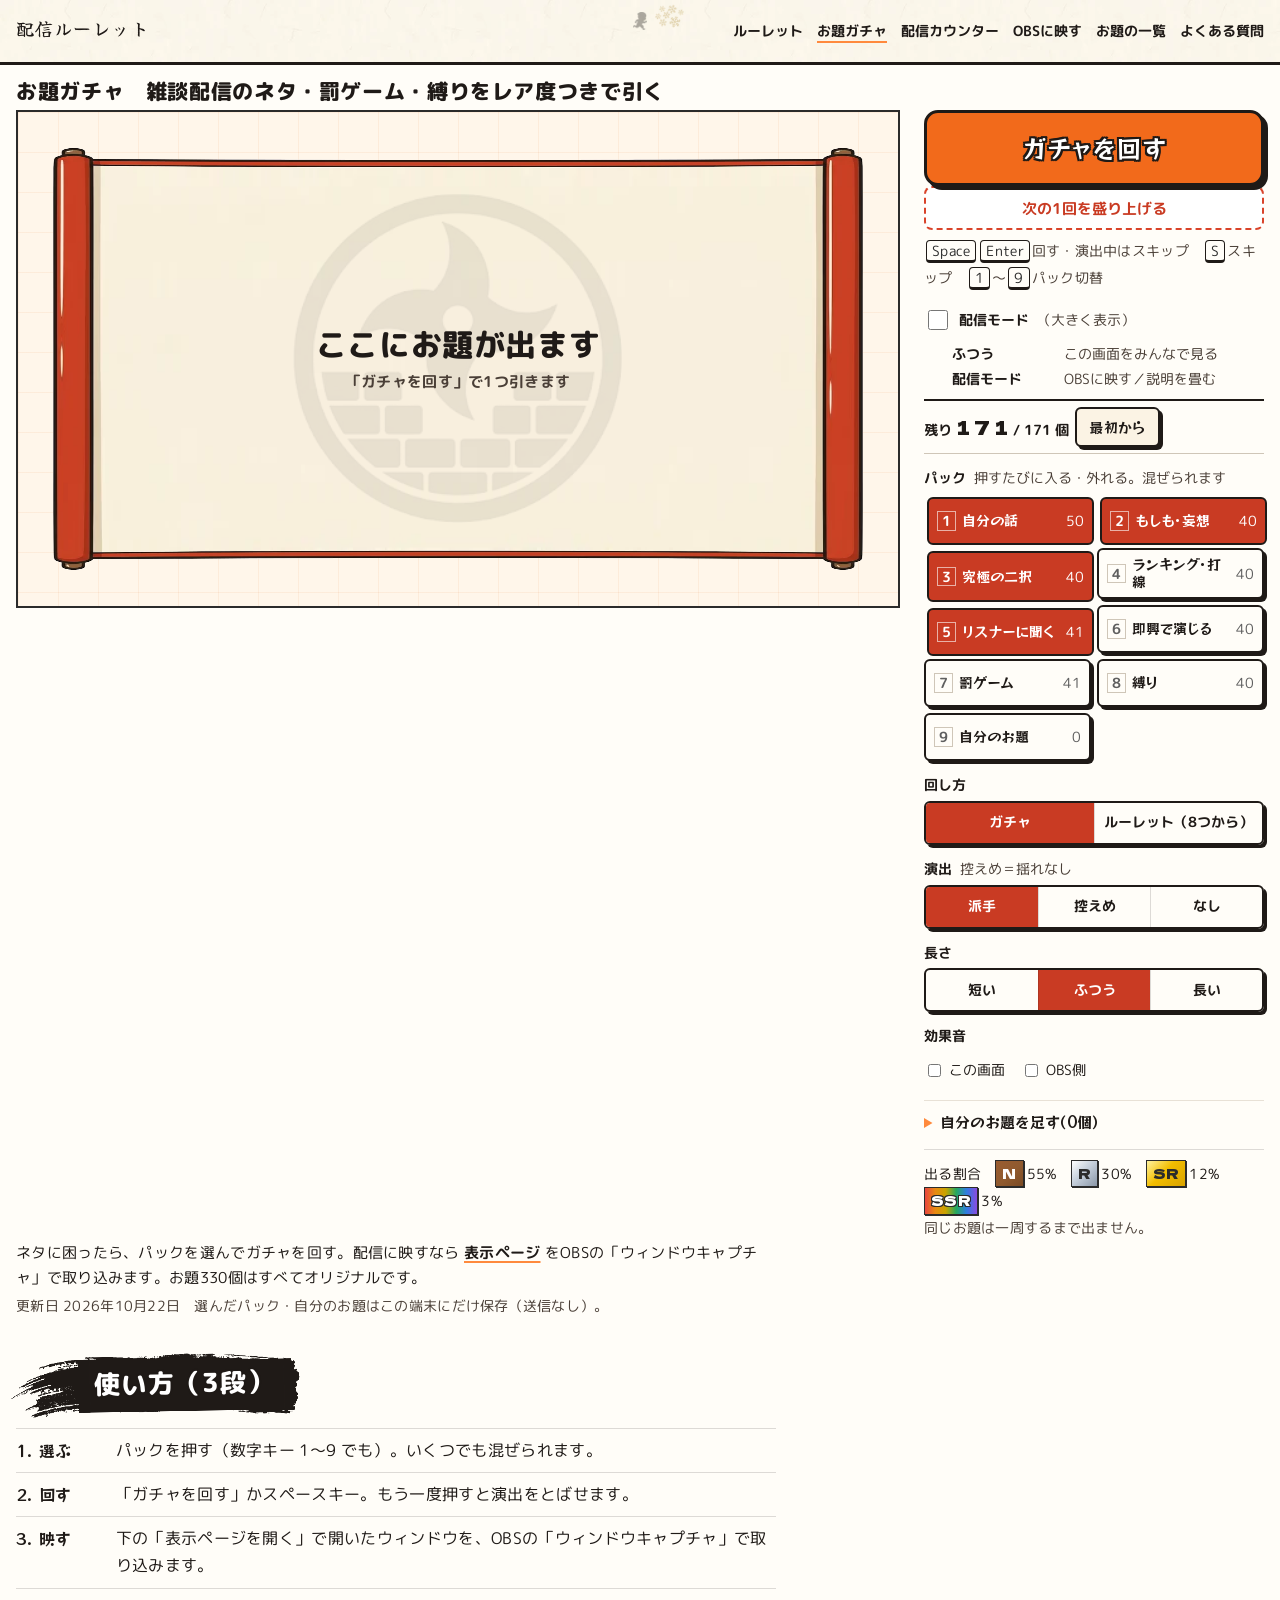
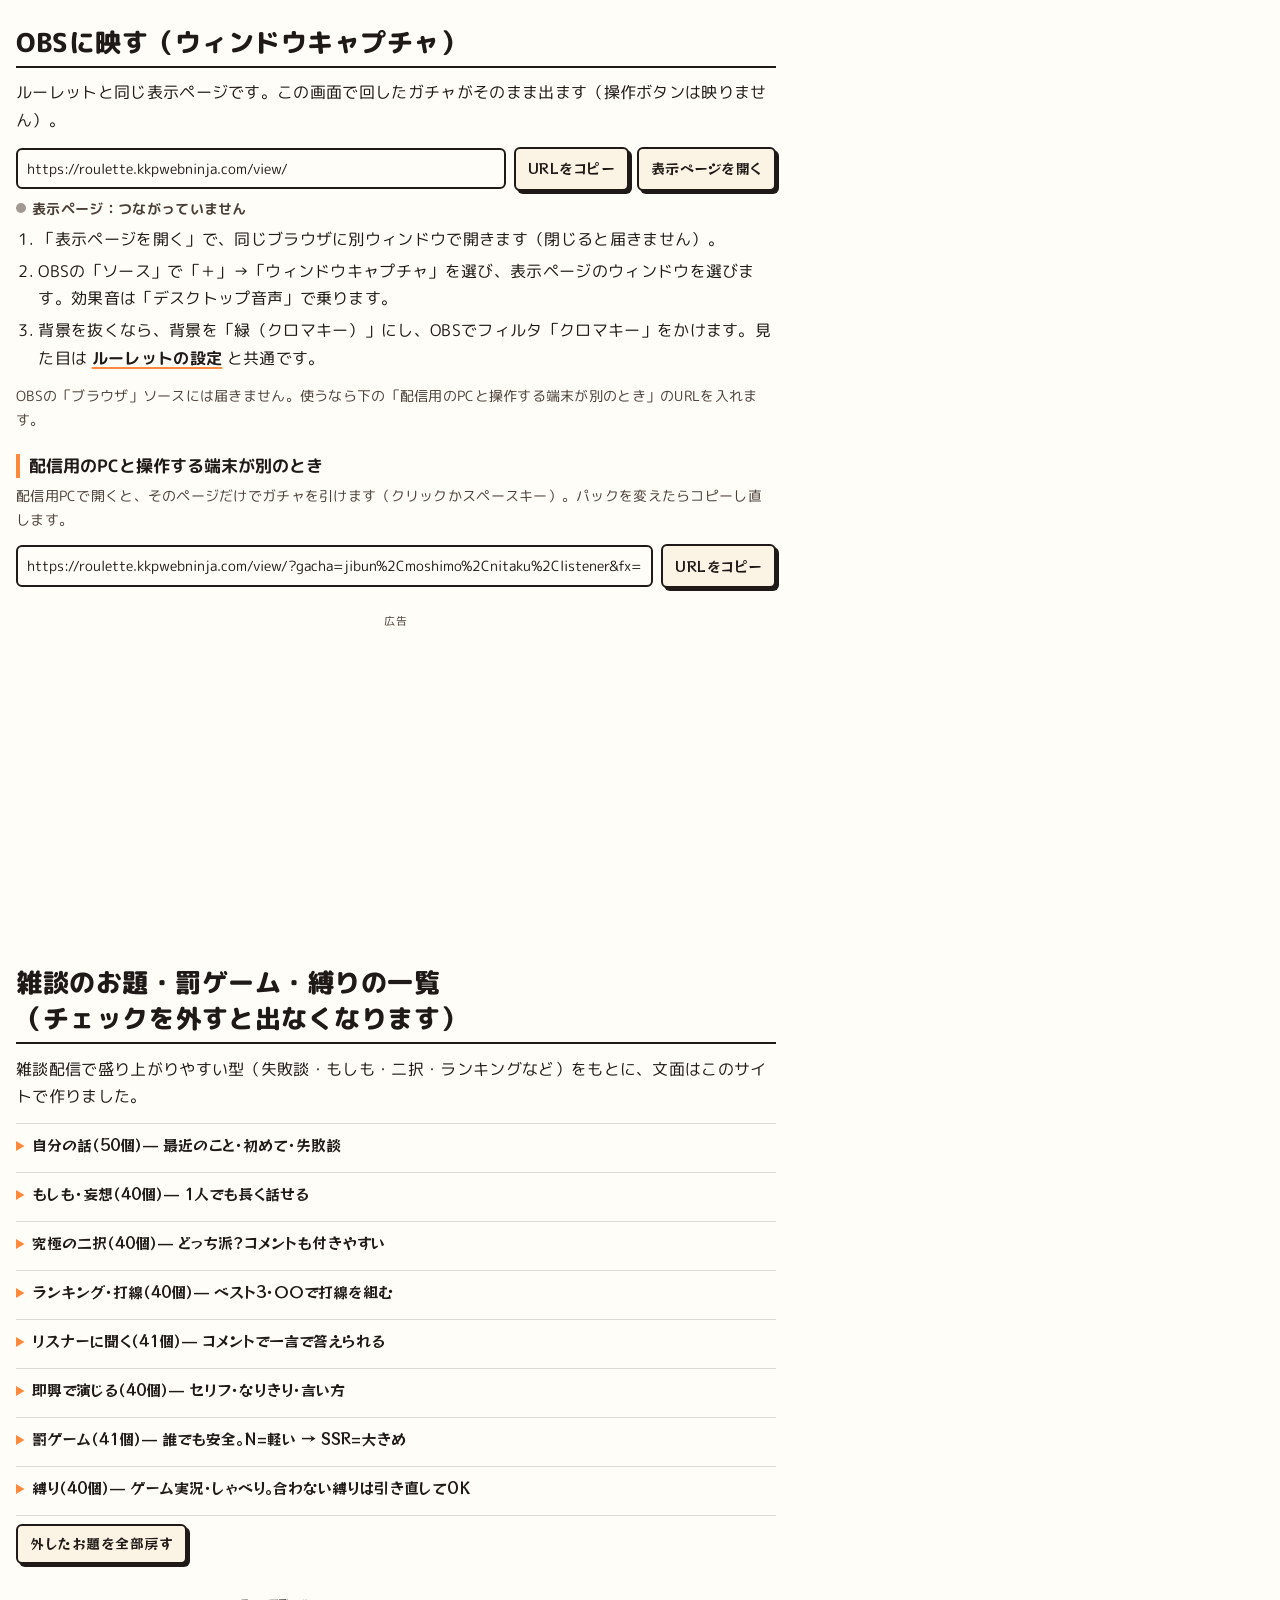
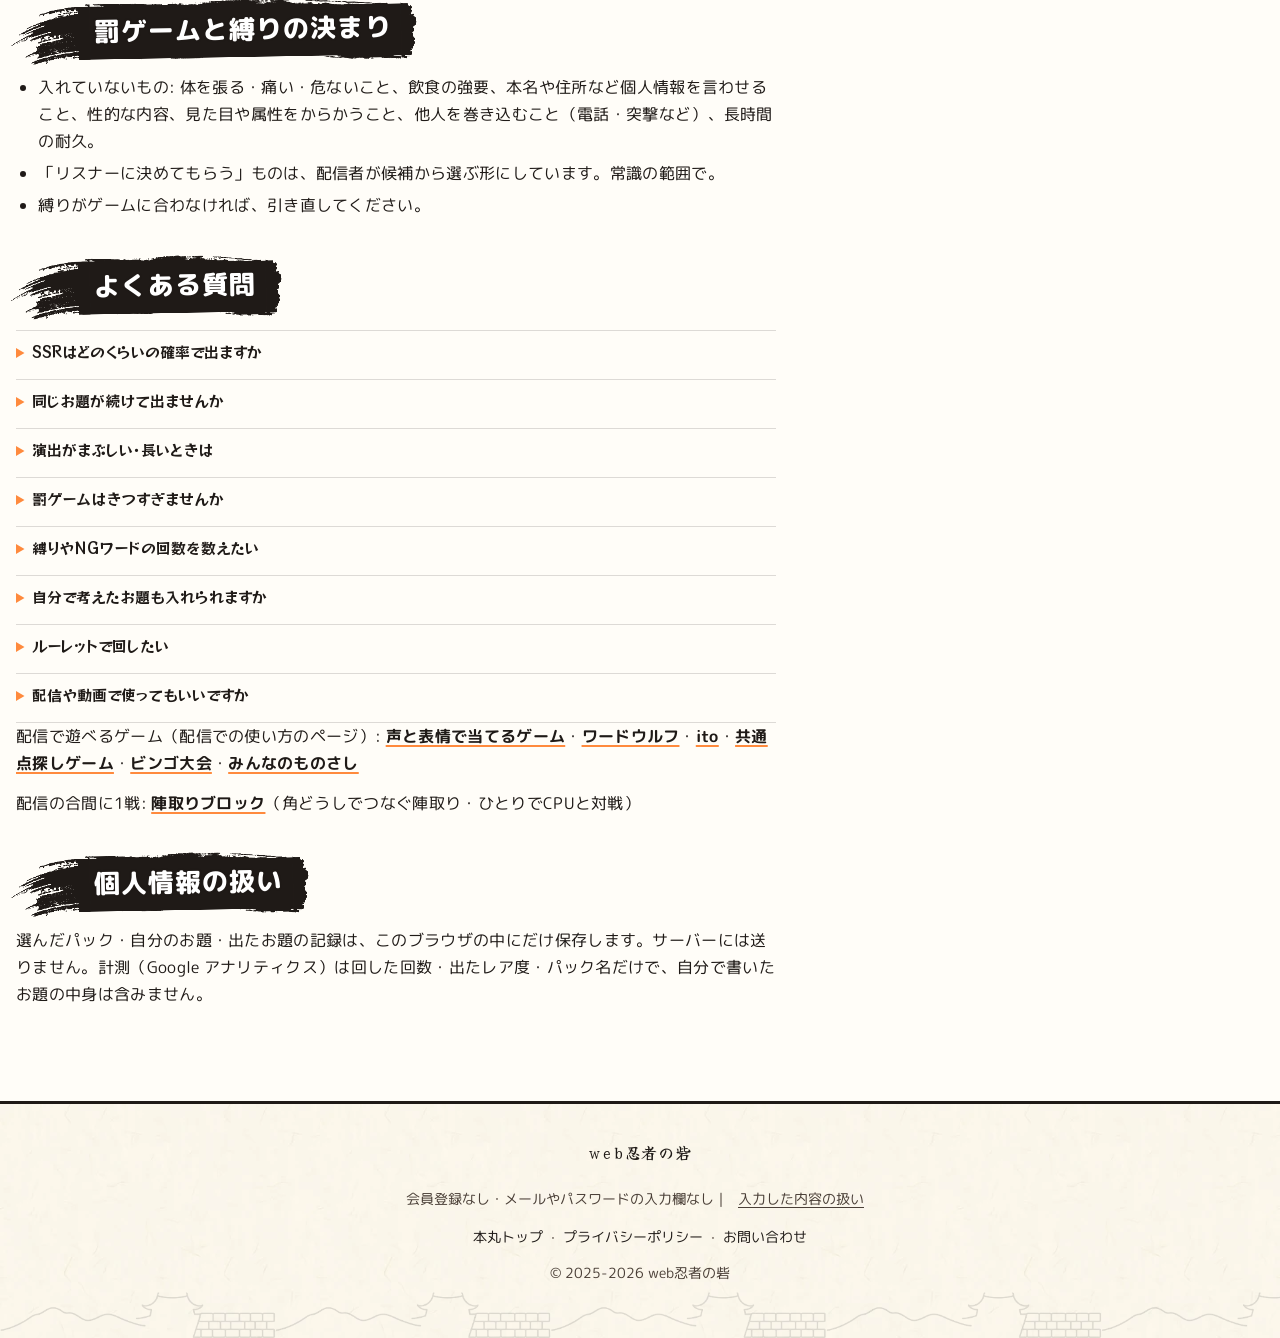
<file: odai-gacha/index.html>
<!DOCTYPE html>
<html lang="ja">
<head>
<meta charset="UTF-8">
<meta name="viewport" content="width=device-width, initial-scale=1">
<title>配信のお題ガチャ｜雑談配信のネタ・罰ゲーム・縛り330個（OBS対応・無料）</title>
<meta name="description" content="雑談配信のネタ切れに。雑談のお題・究極の二択・罰ゲーム・ゲーム実況の縛り330個をガチャで引けます。レア度つきの演出をOBSのウィンドウキャプチャで配信に映せます。同じお題は一周するまで出ません。自分のお題も足せる・登録不要・無料。">
<link rel="canonical" href="https://roulette.kkpwebninja.com/odai-gacha/">
<meta name="robots" content="index,follow,max-image-preview:large">
<meta name="theme-color" content="#e2600f">
<link rel="icon" type="image/png" sizes="32x32" href="/favicon.png">
<link rel="icon" type="image/png" sizes="192x192" href="/favicon-192.png">
<link rel="apple-touch-icon" sizes="180x180" href="/apple-touch-icon.png">
<link rel="preconnect" href="https://fonts.googleapis.com">
<link rel="preconnect" href="https://fonts.gstatic.com" crossorigin>
<link href="https://fonts.googleapis.com/css2?family=M+PLUS+Rounded+1c:wght@400;700;800;900&display=swap" rel="stylesheet">
<link href="https://fonts.googleapis.com/css2?family=Dela+Gothic+One&display=swap&text=NRS%E7%B5%90%E6%9E%9C%E6%AE%8B%E3%82%8A0123456789%2F" rel="stylesheet">
<meta property="og:title" content="配信のお題ガチャ｜雑談配信のネタ・罰ゲーム・縛り330個">
<meta property="og:description" content="雑談お題・二択・罰ゲーム・縛り330個。レア度つきのガチャ演出をOBSに映せます。登録不要・無料。">
<meta property="og:type" content="website">
<meta property="og:url" content="https://roulette.kkpwebninja.com/odai-gacha/">
<meta property="og:site_name" content="配信ルーレット">
<meta property="og:image" content="https://roulette.kkpwebninja.com/odai-gacha/ogp.jpg?d=20261023b">
<meta name="twitter:card" content="summary_large_image">
<meta name="twitter:image" content="https://roulette.kkpwebninja.com/odai-gacha/ogp.jpg?d=20261023b">
<script src="/ga.js"></script>
<!-- 共通部品 D4 の kit.js は defer なしで先に読む（配信モードの判定 KKit.stream を stream.js と広告より先に使う） -->
<script src="/kit/kit.js?v=d7b7a27"></script>
<script src="/stream.js"></script>
<script type="application/ld+json">
{
  "@context":"https://schema.org",
  "@graph":[
    {"@type":"WebApplication","@id":"https://roulette.kkpwebninja.com/odai-gacha/#app","name":"お題ガチャ（配信ルーレット）","url":"https://roulette.kkpwebninja.com/odai-gacha/","applicationCategory":"UtilitiesApplication","operatingSystem":"Web","inLanguage":"ja","datePublished":"2026-10-19","dateModified":"2026-10-22","description":"雑談配信のネタ切れに使える、配信のお題ガチャ。雑談のお題・究極の二択・罰ゲーム・縛り330個をレア度つきのガチャで引く無料ツール。OBSに映す表示ページつき。お題はすべてオリジナル。","offers":{"@type":"Offer","price":"0","priceCurrency":"JPY"},"author":{"@type":"Organization","name":"web忍者の砦"},"publisher":{"@type":"Organization","name":"web忍者の砦","url":"https://kkpwebninja.com/"}},
    {"@type":"FAQPage","@id":"https://roulette.kkpwebninja.com/odai-gacha/#faq","mainEntity":[
      {"@type":"Question","name":"SSRはどのくらいの確率で出ますか","acceptedAnswer":{"@type":"Answer","text":"N 55%・R 30%・SR 12%・SSR 3% です。SSRはおよそ33回に1回。何回目に引いてもこの割合は変わりません。"}},
      {"@type":"Question","name":"同じお題が続けて出ませんか","acceptedAnswer":{"@type":"Answer","text":"出ません。一度出たお題は、同じレア度のお題を一周するまで出ません。SSRは数が少ないので早く一周し、一周したレア度だけ自動で最初に戻ります。「最初から」でいつでも全部戻せます。"}},
      {"@type":"Question","name":"演出がまぶしい・長いときは","acceptedAnswer":{"@type":"Answer","text":"演出を「控えめ」にすると、刀で斬ったときの画面の揺れがなくなります。「長さ」を「短い」にすると演出が短くなり、「なし」は結果だけを出します。演出中はスペースキーか「スキップ」で飛ばせます。端末で「視差効果を減らす（動きを減らす）」を設定していると、演出なしですぐ結果が出ます。SSRが出たときだけ短く祝います（紙吹雪。表示ページの背景が透過のときは、画面全体を光らせません）。「次の1回を盛り上げる」を押すと、次の1回だけ札が出たところで止まり、押すか3秒で進みます。"}},
      {"@type":"Question","name":"罰ゲームはきつすぎませんか","acceptedAnswer":{"@type":"Answer","text":"誰でもその場で安全にできるものだけにしています。「語尾に〜でござる」「1分間ささやき声で話す」のような話し方を変えるものが中心で、SSRでも語尾や話し方を長めに続ける程度です。入れていないものは 罰ゲームと縛りの決まり にまとめています。"}},
      {"@type":"Question","name":"縛りやNGワードの回数を数えたい","acceptedAnswer":{"@type":"Answer","text":"配信カウンター で、言ってしまった回数を人ごとに数えて配信画面に出せます。目標回数に届くと、このお題ガチャの「罰ゲーム」から引けます。"}},
      {"@type":"Question","name":"自分で考えたお題も入れられますか","acceptedAnswer":{"@type":"Answer","text":"入れられます。「自分のお題」に1行1つ書きます。行の最後に *SSR のように付けるとレア度を決められます（付けなければR）。書いたお題はこのブラウザの中にだけ保存され、送信しません。"}},
      {"@type":"Question","name":"ルーレットで回したい","acceptedAnswer":{"@type":"Answer","text":"「回し方」を「ルーレット（8つから）」にすると、選んだパックからまだ出ていないお題を8つ選んで盤面にし、回して決めます。盤面のお題は「？？？」で伏せてあり、止まったところでテロップで発表します。項目を自分で全部決めたいときは 配信ルーレット を使ってください。"}},
      {"@type":"Question","name":"配信や動画で使ってもいいですか","acceptedAnswer":{"@type":"Answer","text":"はい。配信・録画・切り抜き・収益化に使えます。お題の文面を配信で読み上げるのも自由です。使うときは、お問い合わせで一言いただけると助かります。ご要望があれば、優先してアップデートします。細かい条件は 配信・動画でのご利用について にまとめています。"}}
    ]}
  ]
}
</script>
<!-- 共通部品 D4（kkp-kit を kit/ にコピーしたもの。中は手で直さず kkp-kit 側で直して sync.sh） -->
<!-- k-fonts:start -->
<link href="https://fonts.googleapis.com/css2?family=Yuji+Syuku&family=RocknRoll+One&display=swap&text=%25%2A-.0123456789%3A%3C%3D%3E%40BCEGKLNOPRSTUXY_abceghijklmnoprtuw%C2%A9%C2%B7%E2%80%94%E2%86%92%E3%80%81%E3%80%82%E3%80%87%E3%80%8C%E3%80%8D%E3%80%9C%E3%81%82%E3%81%84%E3%81%86%E3%81%88%E3%81%8A%E3%81%8B%E3%81%8C%E3%81%8D%E3%81%8E%E3%81%8F%E3%81%90%E3%81%91%E3%81%92%E3%81%93%E3%81%94%E3%81%95%E3%81%97%E3%81%98%E3%81%99%E3%81%9B%E3%81%9C%E3%81%9D%E3%81%9F%E3%81%A0%E3%81%A1%E3%81%A3%E3%81%A4%E3%81%A6%E3%81%A7%E3%81%A8%E3%81%A9%E3%81%AA%E3%81%AB%E3%81%AE%E3%81%AF%E3%81%B0%E3%81%B3%E3%81%B5%E3%81%B6%E3%81%B9%E3%81%BE%E3%81%BF%E3%82%80%E3%82%81%E3%82%82%E3%82%83%E3%82%84%E3%82%88%E3%82%89%E3%82%8A%E3%82%8B%E3%82%8C%E3%82%8D%E3%82%8F%E3%82%92%E3%82%93%E3%82%A2%E3%82%A3%E3%82%A4%E3%82%A6%E3%82%A7%E3%82%AA%E3%82%AB%E3%82%AC%E3%82%AD%E3%82%AF%E3%82%B0%E3%82%B2%E3%82%B3%E3%82%B5%E3%82%B6%E3%82%B7%E3%82%B8%E3%82%B9%E3%82%BB%E3%82%BD%E3%82%BF%E3%83%81%E3%83%83%E3%83%86%E3%83%87%E3%83%88%E3%83%89%E3%83%8A%E3%83%8D%E3%83%90%E3%83%91%E3%83%94%E3%83%95%E3%83%96%E3%83%97%E3%83%99%E3%83%9A%E3%83%9C%E3%83%9D%E3%83%9E%E3%83%A0%E3%83%A1%E3%83%A3%E3%83%A9%E3%83%AA%E3%83%AB%E3%83%AC%E3%83%AD%E3%83%AF%E3%83%B3%E3%83%BB%E3%83%BC%E4%B8%80%E4%B8%8A%E4%B8%8B%E4%B8%AD%E4%B8%B8%E4%B9%85%E4%B9%97%E4%BA%8C%E4%BA%BA%E4%BB%8A%E4%BB%96%E4%BB%98%E4%BB%B6%E4%BC%8F%E4%BD%8F%E4%BD%93%E4%BD%95%E4%BD%9C%E4%BD%BF%E4%BF%9D%E4%BF%A1%E5%80%8B%E5%80%99%E5%81%B4%E5%84%AA%E5%85%88%E5%85%A5%E5%85%A8%E5%85%B1%E5%86%85%E5%87%BA%E5%88%80%E5%88%86%E5%88%87%E5%88%9D%E5%88%A5%E5%88%A9%E5%89%8D%E5%89%B2%E5%8A%A9%E5%8A%B9%E5%8B%95%E5%8C%96%E5%8D%B0%E5%8D%B1%E5%8D%B3%E5%8F%8E%E5%8F%96%E5%8F%AF%E5%8F%B3%E5%90%88%E5%90%8C%E5%90%8D%E5%90%AB%E5%91%8A%E5%91%A8%E5%93%A1%E5%95%8F%E5%9B%9E%E5%9B%B2%E5%9E%8B%E5%A0%B1%E5%A3%B0%E5%A4%89%E5%A4%96%E5%A4%A7%E5%A4%B1%E5%A6%84%E5%AD%97%E5%AD%98%E5%AE%89%E5%AE%9A%E5%AE%9F%E5%AE%B9%E5%B0%8F%E5%B0%91%E5%B0%BE%E5%B1%8A%E5%B1%9E%E5%B7%AE%E5%B7%BB%E5%B8%AF%E5%B8%B8%E5%B9%B4%E5%BA%83%E5%BA%A6%E5%BC%95%E5%BC%B5%E5%BC%B7%E5%BD%A2%E5%BE%8C%E5%BF%8D%E6%80%A7%E6%83%85%E6%83%B3%E6%85%AE%E6%88%BB%E6%89%80%E6%89%8B%E6%89%93%E6%89%B1%E6%8A%9C%E6%8A%9E%E6%8A%BC%E6%8E%A7%E6%8F%BA%E6%92%83%E6%93%8D%E6%95%97%E6%95%B0%E6%96%87%E6%96%99%E6%96%AC%E6%96%B0%E6%96%B9%E6%97%A5%E6%97%A9%E6%98%A0%E6%99%82%E6%99%AF%E6%9B%B4%E6%9B%B8%E6%9B%BF%E6%9C%80%E6%9C%88%E6%9C%9B%E6%9C%AB%E6%9C%AC%E6%9C%AD%E6%9D%A1%E6%9E%9C%E6%A5%B5%E6%AD%A2%E6%AE%8B%E6%AE%B5%E6%B1%BA%E6%B3%81%E6%B4%BE%E6%B6%88%E6%B7%B7%E6%B8%9B%E6%B8%AC%E6%BC%94%E7%84%A1%E7%8E%87%E7%94%A8%E7%94%B1%E7%94%BB%E7%97%9B%E7%99%BA%E7%99%BB%E7%9A%84%E7%9B%8A%E7%9B%9B%E7%9B%A4%E7%9B%AE%E7%9B%B4%E7%9F%AD%E7%A0%A6%E7%A2%BA%E7%A4%BA%E7%A6%81%E7%A9%B6%E7%AA%81%E7%AB%AF%E7%AD%94%E7%AF%84%E7%B4%B0%E7%B5%84%E7%B5%90%E7%B6%9A%E7%B7%91%E7%B7%9A%E7%B8%9B%E7%BD%AE%E7%BD%B0%E8%80%83%E8%80%85%E8%80%90%E8%81%9E%E8%83%8C%E8%87%AA%E8%88%88%E8%89%B2%E8%99%B9%E8%A1%8C%E8%A1%A8%E8%A3%9C%E8%A6%81%E8%A6%8B%E8%A6%96%E8%A6%A7%E8%A8%80%E8%A8%88%E8%A8%98%E8%A8%AD%E8%A8%B1%E8%A9%B1%E8%AA%9E%E8%AA%AD%E8%AA%B0%E8%AB%87%E8%AD%98%E8%B2%A0%E8%B3%AA%E8%B6%B3%E8%BA%AB%E8%BB%BD%E8%BE%BC%E8%BF%91%E9%80%81%E9%80%8F%E9%80%9A%E9%81%8A%E9%81%A0%E9%81%B8%E9%83%A8%E9%85%8D%E9%87%91%E9%8A%80%E9%8A%85%E9%8C%B2%E9%95%B7%E9%96%89%E9%96%8B%E9%96%93%E9%9B%91%E9%9B%BB%E9%9D%A2%E9%9F%B3%E9%A0%85%E9%A0%86%E9%A1%8C%E9%A3%9B%E9%A3%9F%E9%A3%B2%EF%BC%88%EF%BC%89%EF%BC%8B%EF%BC%9A%EF%BC%9D%EF%BC%9F%EF%BD%9C" rel="stylesheet">
<!-- k-fonts:end -->
<link rel="stylesheet" href="/kit/kit.css?v=d7b7a27">
<style>
:root{--ink:#2b2b2b;--sub:#5f5f5f;--line:#cfc6b8;--line-l:#e8e1d6;--head:#fff6ea;--accent:#e2600f;--accent-d:#b84c0a;--link:#0b57a4;--maru:"M PLUS Rounded 1c","Hiragino Maru Gothic ProN","Hiragino Sans","Noto Sans JP",sans-serif}
*{box-sizing:border-box}
html{-webkit-text-size-adjust:100%}
body{margin:0;background:#fff;color:var(--ink);font-family:"Hiragino Sans","Noto Sans JP","Yu Gothic Medium",Meiryo,sans-serif;font-size:16px;line-height:1.7}
a{color:var(--link)}
p{margin:0 0 .8rem}
ul,ol{padding-left:1.4rem;margin:.2rem 0 .8rem}
li{margin:0 0 .3rem}
button,input,select,textarea{font:inherit;color:inherit}
button{cursor:pointer}
.site{border-bottom:2px solid var(--accent)}
.site-in{max-width:1440px;margin:0 auto;padding:9px 16px;display:flex;align-items:baseline;justify-content:space-between;gap:6px 12px;flex-wrap:wrap}
.site-name{font-weight:700;font-size:15px;color:var(--ink);text-decoration:none}
.site-nav{font-size:14px}
.site-nav a{color:var(--sub);text-decoration:none;margin-left:14px;display:inline-block;padding:4px 0}
.site-nav a:first-child{margin-left:0}
.site-nav a[aria-current]{color:var(--ink);font-weight:700}
.wrap{max-width:1440px;margin:0 auto;padding:12px 16px 40px}
.wrap .narrow{max-width:760px}
h1{font-size:21px;font-weight:700;margin:0 0 .2rem;line-height:1.4}
.lead{font-size:15px;margin:0 0 .2rem}
.meta{font-size:14px;color:var(--sub);margin:0 0 .8rem}
h2{font-size:19px;font-weight:700;margin:2.4rem 0 .6rem;padding:0 0 .3rem;border-bottom:2px solid var(--ink);line-height:1.4;scroll-margin-top:8px}
h3{font-size:16.5px;font-weight:700;margin:1.4rem 0 .4rem;padding-left:.55rem;border-left:4px solid var(--accent);line-height:1.4}
table{border-collapse:collapse;width:100%;font-size:14.5px;background:#fff}
th,td{border:1px solid var(--line);padding:7px 10px;text-align:left;vertical-align:top;line-height:1.55}
th{background:var(--head);font-weight:700;white-space:nowrap}
.note{font-size:14px;color:var(--sub)}
.narrow{max-width:760px}
.btn{border:1px solid var(--ink);background:#fff;padding:7px 12px;font-size:14px;font-weight:700;line-height:1.2;min-height:40px;color:var(--ink)}
.btn:hover{background:#f4f1ec}
.btn.sm{padding:4px 9px;font-size:14px;font-weight:400;min-height:34px}

/* 道具（配信中に一瞬で操作できる並び: 左=映る絵、右=操作） */
.tool{display:grid;grid-template-columns:minmax(0,1fr) 340px;gap:14px 24px;align-items:start;margin-top:4px}
.col-stage{min-width:0}
@media(max-width:860px){.tool{grid-template-columns:1fr}}
.gstage{position:relative;width:100%;aspect-ratio:16/9;max-height:calc(100vh - 150px);margin:0 auto;min-height:200px;border:2px solid var(--ink);background:#fff6ea;background-image:linear-gradient(rgba(226,96,15,.07) 1px,transparent 1px),linear-gradient(90deg,rgba(226,96,15,.07) 1px,transparent 1px);background-size:40px 40px;overflow:hidden}
/* 引く前の舞台: kit の k-stage-empty（巻物の地＋丸紋の透かし）を舞台いっぱいに */
.gidle{position:absolute;inset:0;display:flex;padding:4%}
.gidle .k-stage-empty{flex:1;min-height:0}
.gidle .k-stage-empty-t{font-size:clamp(22px,2.4vw,38px)}
.gidle .k-stage-empty-d{font-size:clamp(15px,1.2vw,20px)}
.gidle[hidden]{display:none}
.gwheel{position:absolute;inset:0;display:flex;align-items:center;justify-content:center}
.gwheel[hidden]{display:none}
.gbar{display:flex;gap:8px;align-items:stretch}
.go{flex:1 1 auto;background:var(--accent);color:#fff;border:2px solid #2b2b2b;box-shadow:0 4px 0 #2b2b2b;padding:10px 16px;font-size:24px;font-weight:800;letter-spacing:.06em;min-height:72px}
.go:hover{background:var(--accent-d)}
.go:active{transform:translateY(3px);box-shadow:0 1px 0 #2b2b2b}
.go[disabled]{background:#c9c2b8;box-shadow:none;cursor:not-allowed}
.skip{flex:0 0 auto;border:2px solid var(--ink);background:#fff;font-weight:800;font-size:16px;padding:0 16px;min-height:72px}
.skip[hidden]{display:none}
.g-hype{margin:8px 0 0;justify-content:flex-start}
.g-hype .rfx-hype{width:100%}
.go.rfx-go{background:#ffd24a;color:#2b2b2b}
.keys{font-size:14px;color:var(--sub);margin:8px 0 0;line-height:1.9}
kbd{font-family:inherit;font-size:14px;border:1px solid var(--line);border-bottom-width:2px;padding:0 5px;background:#faf8f4;color:var(--ink);margin:0 2px}
.stat{font-size:14px;margin:8px 0 0;padding:6px 0;border-top:2px solid var(--ink);border-bottom:1px solid var(--line);display:flex;flex-wrap:wrap;gap:6px;align-items:center}
.stat #leftTxt{font-weight:700}
.flash{font-size:14px;color:var(--accent-d)}
.sec{margin:12px 0 4px;font-size:14px;display:flex;gap:8px;align-items:baseline}
.sec .note{font-size:14px}
.packs{display:grid;grid-template-columns:1fr 1fr;gap:6px}
.pk{display:flex;align-items:center;gap:6px;text-align:left;border:2px solid var(--ink);background:#fff;padding:6px 8px;min-height:48px;font-size:14px;font-weight:700;line-height:1.25}
.pk .n{font-size:14px;font-weight:700;color:var(--sub);border:1px solid var(--line);padding:0 4px;flex:0 0 auto}
.pk .c{margin-left:auto;font-size:14px;font-weight:400;color:var(--sub);flex:0 0 auto}
.pk[aria-pressed=true]{background:var(--accent);color:#fff;box-shadow:inset 0 -3px 0 rgba(0,0,0,.25)}
.pk[aria-pressed=true] .n{color:#fff;border-color:rgba(255,255,255,.6)}
.pk[aria-pressed=true] .c{color:#fff}
.seg{display:flex;border:2px solid var(--ink)}
.seg label{flex:1 1 0;position:relative;min-height:40px;display:flex}
.seg input{position:absolute;opacity:0;pointer-events:none}
.seg span{flex:1;display:flex;align-items:center;justify-content:center;font-size:14px;font-weight:700;padding:4px 6px;cursor:pointer;border-left:1px solid var(--line);text-align:center;line-height:1.2}
.seg label:first-child span{border-left:0}
.seg input:checked+span{background:var(--ink);color:#fff}
.seg input:focus-visible+span{outline:3px solid var(--accent);outline-offset:-3px}
.chk{display:flex;gap:16px;font-size:14px}
.chk label{display:inline-flex;align-items:center;gap:5px;min-height:36px}
details.my{margin:12px 0 0;border-top:1px solid var(--line-l);border-bottom:1px solid var(--line-l)}
details.my .lab{display:block;font-size:14px;margin:4px 0 0}
textarea#my{width:100%;min-height:96px;padding:8px;border:1px solid var(--line);resize:vertical;line-height:1.6;font-size:15px;margin:4px 0 8px}
.rates{margin:10px 0 0;font-size:14px;line-height:1.8}
.tag{display:inline-block;font-weight:800;color:#fff;padding:0 6px;font-size:14px;margin-right:3px;letter-spacing:.03em}
.res{margin:10px 0 0;border-top:2px solid var(--ink);border-bottom:1px solid var(--line);padding:6px 0;display:flex;gap:6px 10px;align-items:center;flex-wrap:wrap}
.res[hidden]{display:none}
.res .rl{font-size:14px;font-weight:700;color:var(--sub)}
.res .rt{font-family:var(--maru);font-weight:800;font-size:20px;flex:1 1 240px;line-height:1.4}
.hist{margin:8px 0 0;font-size:14px}
.hist[hidden]{display:none}
.hist-h{display:flex;justify-content:space-between;align-items:center;gap:8px}
.hist ol{margin:4px 0 0;padding-left:1.6rem;max-height:132px;overflow:auto}
.hist li{margin:0 0 3px;color:var(--sub);display:flex;gap:6px;align-items:baseline}
.hist li .tag{font-size:14px;padding:0 4px;min-width:2.6em;text-align:center}
.hist ol{list-style:none;padding-left:0}
.hist li span{color:var(--ink)}
.t-N{background:#8f5a2f linear-gradient(135deg,#9a5d30,#8f5a2f 55%,#7a4a24);color:#fff}
.t-R{background:#c6d0dc linear-gradient(135deg,#ffffff,#c6d0dc 45%,#8a97a8);color:#2b2b2b!important}
.t-SR{background:#f2bd00 linear-gradient(135deg,#fff3a0,#f2bd00 45%,#d9a300);color:#2b2b2b!important}
.t-SSR{background:linear-gradient(90deg,#e8463f,#e88a12,#c9a400,#25a85e,#2f7de1,#8a4be0);color:#fff;text-shadow:1px 0 0 #2b2b2b,-1px 0 0 #2b2b2b,0 1px 0 #2b2b2b,0 -1px 0 #2b2b2b,1px 1px 0 #2b2b2b,-1px -1px 0 #2b2b2b,1px -1px 0 #2b2b2b,-1px 1px 0 #2b2b2b}
.tag{font-family:"Dela Gothic One","M PLUS Rounded 1c",sans-serif;font-weight:400;border:1px solid #2b2b2b;box-shadow:1px 1px 0 #2b2b2b}
/* 押した感触（浮く→沈む） */
.btn,.pk,.skip{transition:transform .08s ease,box-shadow .08s ease,background-color .12s}
.btn:hover,.pk:hover,.skip:hover{transform:translateY(-1px);box-shadow:0 2px 0 #2b2b2b}
.btn:active,.pk:active,.skip:active{transform:translateY(1px);box-shadow:none}
.go{transition:transform .08s ease,box-shadow .08s ease,background-color .12s}
.go:hover{transform:translateY(-1px);box-shadow:0 5px 0 #2b2b2b}
.go:focus-visible,.pk:focus-visible,.btn:focus-visible{outline:3px solid #ffd23f;outline-offset:2px}
.seg span{transition:background-color .12s,color .12s}
.seg label:hover span{background:#f4f1ec}
.seg input:checked+span{box-shadow:inset 0 -3px 0 #e2600f}
.stat #leftTxt,.pk .c,.pk .n{font-variant-numeric:tabular-nums}
.stat #leftTxt b{font-family:"Dela Gothic One","M PLUS Rounded 1c",sans-serif;font-weight:400;font-size:20px;letter-spacing:.02em;margin:0 2px}
.go{font-family:"M PLUS Rounded 1c","Hiragino Maru Gothic ProN",sans-serif;font-weight:900;letter-spacing:.08em}
.res .rt{letter-spacing:.01em}
@media(max-width:860px){
  body{padding-bottom:96px}
  .gbar{position:fixed;left:0;right:0;bottom:0;padding:10px 16px calc(10px + env(safe-area-inset-bottom));background:#fff;border-top:1px solid var(--line);z-index:20}
  .go,.skip{min-height:60px}
  .keys{display:none}
}

/* 広告（標準サイズ・高さ予約） */
.kkp-ad{text-align:center;margin:22px auto 0;max-width:680px;min-height:288px;padding-top:6px;width:100%}
.kkp-ad[hidden]{display:none}
.kkp-ad-label{font-size:11px;color:#999;letter-spacing:.08em;margin:0 0 6px;line-height:1}
.kkp-ad ins.adsbygoogle,.kkp-ad ins.adsbygoogle-later{display:block;width:300px;height:250px;margin:0 auto}
@media(min-width:768px){.kkp-ad{min-height:318px}.kkp-ad ins.adsbygoogle,.kkp-ad ins.adsbygoogle-later{width:336px;height:280px}}
.kkp-ad:has(ins[data-ad-status="unfilled"]){display:none}

.steps{list-style:none;padding:0;margin:0 0 .8rem;border-top:1px solid var(--line-l)}
.steps li{border-bottom:1px solid var(--line-l);padding:8px 0;margin:0;display:grid;grid-template-columns:5.6em 1fr;gap:10px}
.urlrow{display:flex;gap:8px;flex-wrap:wrap;align-items:center;margin:4px 0 8px}
.vlive{display:flex;flex-wrap:wrap;align-items:center;gap:6px 14px;margin:0 0 8px}
.urlrow input{flex:1 1 320px;padding:7px 9px;border:1px solid var(--line);font-size:14px;background:#faf8f4}
details{border-top:1px solid var(--line-l);padding:8px 0}
details:last-of-type{border-bottom:1px solid var(--line-l)}
summary{cursor:pointer;font-weight:700;font-size:15px;min-height:32px}
details p{margin:.5rem 0 .3rem;font-size:15px}
.olist{list-style:none;padding:0;margin:6px 0 4px;columns:2 300px;column-gap:24px}
.olist li{break-inside:avoid;margin:0;font-size:14px;line-height:1.5}
.olist label{display:flex;gap:6px;align-items:flex-start;padding:3px 0}
.olist input{margin-top:3px;flex:0 0 auto}
.olist .tag{font-size:14px;font-weight:800;color:#fff;padding:0 5px;flex:0 0 auto;margin-top:2px;min-width:2.4em;text-align:center}
.olist .off span.tx{color:#aaa;text-decoration:line-through}
.fromstream{border:2px solid var(--accent);background:var(--head);padding:8px 12px;margin:0 0 10px;font-size:14.5px;display:flex;gap:10px;align-items:flex-start}
.fromstream[hidden]{display:none}
/* 2026-10-22 回し方・演出・音（ふつうは開いたまま。配信モードは1行に畳み、押すと開く＝stream.css） */
.opts-sw{display:none}
.fromstream p{margin:0;flex:1}
.uf{text-align:center;padding:2rem 1rem 2.5rem;font-size:.875rem;color:#94a3b8;line-height:2;border-top:1px solid #f0e6d2;margin-top:2.5rem;background:#fffcf7}
.uf-name{font-weight:800;color:#8b6b3d;font-size:.875rem;margin-bottom:.4rem}
.uf a{color:#8b6b3d;text-decoration:none;margin:0 .5rem}
.uf-c{margin-top:.5rem;color:#bfa97a}

/* 2026-10-20 大きい画面では舞台を広く（配信で映しても読めるように）・直前のお題を大きく */
@media(min-width:1500px){.wrap{max-width:1560px}.site-in{max-width:1560px}}
@media(min-width:861px){.res .rt{font-size:clamp(20px,1.7vw,34px);word-break:auto-phrase;text-wrap:balance}}
</style>
<link rel="stylesheet" href="/d4.css?v=20261030b">
<link rel="stylesheet" href="/rfx.css?v=20261023b">
<link rel="stylesheet" href="/stream.css">
</head>
<body class="k-page">
<div class="site"><div class="k-bg" aria-hidden="true"><img class="k-deco k-ninja" src="/kit/img/d4-ninja.webp" alt=""><img class="k-deco k-season k-season-momiji" src="/kit/img/d4-momiji.webp" alt=""><img class="k-deco k-season k-season-yuki" src="/kit/img/d4-yuki.webp" alt=""><img class="k-deco k-season k-season-shochikubai" src="/kit/img/d4-kadomatsu.webp" alt=""></div><div class="site-in">
  <a class="site-name" href="/">配信ルーレット</a>
  <nav class="site-nav"><a href="/">ルーレット</a><a href="/odai-gacha/" aria-current="page">お題ガチャ</a><a href="/counter/">配信カウンター</a><a href="#obs">OBSに映す</a><a href="#list">お題の一覧</a><a href="#faq">よくある質問</a></nav>
</div></div>
<div class="wrap">
<header>
  <div class="fromstream" id="fromStream" hidden><p>配信で見たお題ガチャはこれです。パックを選んで「ガチャを回す」だけ。登録なし・無料です。</p><button class="btn sm" id="fromStreamX" aria-label="閉じる">閉じる</button></div>
  <h1>お題ガチャ　雑談配信のネタ・罰ゲーム・縛りをレア度つきで引く</h1>
</header>

<main>
<div class="tool">
  <div class="col-stage">
    <div class="gstage" id="gstage">
      <div class="gidle" id="gidle"><div class="k-stage-empty"><p class="k-stage-empty-t">ここにお題が出ます</p><p class="k-stage-empty-d">「ガチャを回す」で1つ引きます</p></div></div>
      <div class="gwheel" id="gwheel" hidden><div id="wheel" role="img" aria-label="ルーレット"></div></div>
    </div>
    <div class="res" id="res" hidden aria-live="polite">
      <span class="rl">直前</span><span class="tag" id="resTag">N</span><span class="rt" id="resTxt"></span>
      <span class="ra"><button class="btn sm" id="offBtn">今後出さない</button> <button class="btn sm" id="copyRes">コピー</button></span>
    </div>
    <div class="hist" id="hist" hidden>
      <div class="hist-h"><b>出たお題（新しい順・最大20件）</b><span><button class="btn sm" id="copyHist">コピー</button> <button class="btn sm" id="clearHist">消す</button></span></div>
      <ol id="histList"></ol>
    </div>
    <div class="kkp-ad" id="adResult" hidden>
      <div class="kkp-ad-label">広告</div>
      <ins class="adsbygoogle-later" style="display:block" data-ad-client="ca-pub-1298304917726270" data-ad-slot="2937937957" data-ad-format="rectangle" data-full-width-responsive="false"></ins>
    </div>
  </div>

  <div class="col-ctl">
    <div class="gbar">
      <button class="go k-btn k-btn-main k-btn-big" id="go">ガチャを回す</button>
      <button class="skip" id="skip" hidden>スキップ</button>
    </div>
    <div class="rfx-modes g-hype"><button type="button" class="rfx-hype" id="hype" aria-pressed="false" title="次の1回だけ、札が出たところで止めて「何が出る？」と聞きます（3秒で自動で進む）">次の1回を盛り上げる</button></div>
    <p class="keys"><kbd>Space</kbd><kbd>Enter</kbd>回す・演出中はスキップ　<kbd>S</kbd>スキップ　<kbd>1</kbd>〜<kbd>9</kbd>パック切替</p>
    <div data-stream-sw></div>
    <div class="stat"><span id="leftTxt"></span> <button class="btn sm" id="resetSeen">最初から</button> <span class="flash" id="flash"></span></div>
    <div class="sec"><b>パック</b><span class="note">押すたびに入る・外れる。混ぜられます</span></div>
    <div class="packs" id="packs"></div>
    <button type="button" class="opts-sw" id="optsSw" aria-expanded="false" aria-controls="opts"><b>回し方・演出・音</b><span id="optsNow"></span></button>
    <div class="opts" id="opts">
    <div class="sec"><b>回し方</b></div>
    <div class="seg" role="radiogroup"><label><input type="radio" name="mode" value="gacha" checked><span>ガチャ</span></label><label><input type="radio" name="mode" value="wheel"><span>ルーレット（8つから）</span></label></div>
    <div class="sec"><b>演出</b><span class="note">控えめ＝揺れなし</span></div>
    <div class="seg" role="radiogroup"><label><input type="radio" name="fx" value="full" checked><span>派手</span></label><label><input type="radio" name="fx" value="lite"><span>控えめ</span></label><label><input type="radio" name="fx" value="off"><span>なし</span></label></div>
    <div class="sec"><b>長さ</b></div>
    <div class="seg" role="radiogroup"><label><input type="radio" name="speed" value="short"><span>短い</span></label><label><input type="radio" name="speed" value="normal" checked><span>ふつう</span></label><label><input type="radio" name="speed" value="long"><span>長い</span></label></div>
    <div class="sec"><b>効果音</b></div>
    <div class="chk"><label><input type="checkbox" id="snd"> この画面</label><label><input type="checkbox" id="vsnd"> OBS側</label></div>
    </div>
    <details class="my"><summary>自分のお題を足す（<span id="myN">0</span>個）</summary>
      <label class="lab" for="my">1行に1つ。行末に <b>*SSR</b> などでレア度（なければR）</label>
      <textarea id="my" spellcheck="false" placeholder="好きな配信者さんの話をする *SR
最近のマイブーム"></textarea>
    </details>
    <p class="rates">出る割合　<span class="tag t-N">N</span>55%　<span class="tag t-R">R</span>30%　<span class="tag t-SR">SR</span>12%　<span class="tag t-SSR">SSR</span>3%<br><span class="note">同じお題は一周するまで出ません。</span></p>
  </div>
</div>

<div class="narrow">
<p class="lead">ネタに困ったら、パックを選んでガチャを回す。配信に映すなら <a href="#obs">表示ページ</a> をOBSの「ウィンドウキャプチャ」で取り込みます。お題330個はすべてオリジナルです。</p>
<p class="meta">更新日 2026年10月22日　選んだパック・自分のお題はこの端末にだけ保存（送信なし）。</p>
<h2 id="howto" class="k-hd">使い方（3段）</h2>
<ol class="steps">
  <li><b>1. 選ぶ</b><span>パックを押す（数字キー 1〜9 でも）。いくつでも混ぜられます。</span></li>
  <li><b>2. 回す</b><span>「ガチャを回す」かスペースキー。もう一度押すと演出をとばせます。</span></li>
  <li><b>3. 映す</b><span>下の「表示ページを開く」で開いたウィンドウを、OBSの「ウィンドウキャプチャ」で取り込みます。</span></li>
</ol>

<h2 id="obs" class="k-h2">OBSに映す（ウィンドウキャプチャ）</h2>
<p>ルーレットと同じ表示ページです。この画面で回したガチャがそのまま出ます（操作ボタンは映りません）。</p>
<div class="urlrow"><input type="text" id="viewUrl" readonly value="https://roulette.kkpwebninja.com/view/"><button class="btn" id="copyView">URLをコピー</button><a class="btn" id="openView" href="/view/" data-ch="kkp-roulette" data-name="kkp_roulette_view" data-def="clear" target="_blank" rel="noopener" style="display:inline-flex;align-items:center;text-decoration:none;color:inherit">表示ページを開く</a></div>
<p class="vlive"><span class="k-live" data-k-live="kkp-roulette">表示ページ：つながっていません</span><span class="flash" id="openViewMsg" aria-live="polite"></span></p>
<ol>
  <li>「表示ページを開く」で、同じブラウザに別ウィンドウで開きます（閉じると届きません）。</li>
  <li>OBSの「ソース」で「＋」→「ウィンドウキャプチャ」を選び、表示ページのウィンドウを選びます。効果音は「デスクトップ音声」で乗ります。</li>
  <li>背景を抜くなら、背景を「緑（クロマキー）」にし、OBSでフィルタ「クロマキー」をかけます。見た目は <a href="/#settings">ルーレットの設定</a> と共通です。</li>
</ol>
<p class="note">OBSの「ブラウザ」ソースには届きません。使うなら下の「配信用のPCと操作する端末が別のとき」のURLを入れます。</p>
<h3>配信用のPCと操作する端末が別のとき</h3>
<p class="note">配信用PCで開くと、そのページだけでガチャを引けます（クリックかスペースキー）。パックを変えたらコピーし直します。</p>
<div class="urlrow"><input type="text" id="remoteUrl" readonly><button class="btn" id="copyRemote">URLをコピー</button></div>

<div class="kkp-ad" id="adHowto">
  <div class="kkp-ad-label">広告</div>
  <ins class="adsbygoogle-later" style="display:block" data-ad-client="ca-pub-1298304917726270" data-ad-slot="2937937957" data-ad-format="rectangle" data-full-width-responsive="false"></ins>
</div>

<h2 id="list" class="k-h2">雑談のお題・罰ゲーム・縛りの一覧（チェックを外すと出なくなります）</h2>
<p>雑談配信で盛り上がりやすい型（失敗談・もしも・二択・ランキングなど）をもとに、文面はこのサイトで作りました。</p>
<div id="olists"></div>
<p class="note" style="margin-top:8px"><button class="btn sm" id="restoreOff">外したお題を全部戻す</button> <span id="offN"></span></p>

<h2 id="safe" class="k-hd">罰ゲームと縛りの決まり</h2>
<ul>
  <li>入れていないもの: 体を張る・痛い・危ないこと、飲食の強要、本名や住所など個人情報を言わせること、性的な内容、見た目や属性をからかうこと、他人を巻き込むこと（電話・突撃など）、長時間の耐久。</li>
  <li>「リスナーに決めてもらう」ものは、配信者が候補から選ぶ形にしています。常識の範囲で。</li>
  <li>縛りがゲームに合わなければ、引き直してください。</li>
</ul>

<h2 id="faq" class="k-hd">よくある質問</h2>
<details><summary>SSRはどのくらいの確率で出ますか</summary><p>N 55%・R 30%・SR 12%・SSR 3% です。SSRはおよそ33回に1回。何回目に引いてもこの割合は変わりません。</p></details>
<details><summary>同じお題が続けて出ませんか</summary><p>出ません。一度出たお題は、同じレア度のお題を一周するまで出ません。SSRは数が少ないので早く一周し、一周したレア度だけ自動で最初に戻ります。「最初から」でいつでも全部戻せます。</p></details>
<details><summary>演出がまぶしい・長いときは</summary><p>演出を「控えめ」にすると、刀で斬ったときの画面の揺れがなくなります。「長さ」を「短い」にすると演出が短くなり、「なし」は結果だけを出します。演出中はスペースキーか「スキップ」で飛ばせます。端末で「視差効果を減らす（動きを減らす）」を設定していると、演出なしですぐ結果が出ます。SSRが出たときだけ短く祝います（紙吹雪。表示ページの背景が透過のときは、画面全体を光らせません）。「次の1回を盛り上げる」を押すと、次の1回だけ札が出たところで止まり、押すか3秒で進みます。</p></details>
<details><summary>罰ゲームはきつすぎませんか</summary><p>誰でもその場で安全にできるものだけにしています。「語尾に〜でござる」「1分間ささやき声で話す」のような話し方を変えるものが中心で、SSRでも語尾や話し方を長めに続ける程度です。入れていないものは <a href="#safe">罰ゲームと縛りの決まり</a> にまとめています。</p></details>
<details><summary>縛りやNGワードの回数を数えたい</summary><p><a href="/counter/">配信カウンター</a> で、言ってしまった回数を人ごとに数えて配信画面に出せます。目標回数に届くと、このお題ガチャの「罰ゲーム」から引けます。</p></details>
<details><summary>自分で考えたお題も入れられますか</summary><p>入れられます。「自分のお題」に1行1つ書きます。行の最後に <b>*SSR</b> のように付けるとレア度を決められます（付けなければR）。書いたお題はこのブラウザの中にだけ保存され、送信しません。</p></details>
<details><summary>ルーレットで回したい</summary><p>「回し方」を「ルーレット（8つから）」にすると、選んだパックからまだ出ていないお題を8つ選んで盤面にし、回して決めます。盤面のお題は「？？？」で伏せてあり、止まったところでテロップで発表します。項目を自分で全部決めたいときは <a href="/">配信ルーレット</a> を使ってください。</p></details>
<details><summary>配信や動画で使ってもいいですか</summary><p>はい。配信・録画・切り抜き・収益化に使えます。お題の文面を配信で読み上げるのも自由です。使うときは、<a href="https://kkpwebninja.com/otoiawase" target="_blank" rel="noopener">お問い合わせ</a>で一言いただけると助かります。ご要望があれば、優先してアップデートします。細かい条件は <a href="https://kkpwebninja.com/guidelines" target="_blank" rel="noopener">配信・動画でのご利用について</a> にまとめています。</p></details>

<p>配信で遊べるゲーム（配信での使い方のページ）: <a href="https://haa.kkpwebninja.com/haishin/">声と表情で当てるゲーム</a>・<a href="https://wordwolf.kkpwebninja.com/haishin/">ワードウルフ</a>・<a href="https://ito.kkpwebninja.com/haishin/">ito</a>・<a href="https://kyoutsu.kkpwebninja.com/haishin/">共通点探しゲーム</a>・<a href="https://bingomachine.kkpwebninja.com/haishin/">ビンゴ大会</a>・<a href="https://monosashi.kkpwebninja.com/haishin/">みんなのものさし</a></p>
<p>配信の合間に1戦: <a href="https://kkpwebninja.com/block/">陣取りブロック</a>（角どうしでつなぐ陣取り・ひとりでCPUと対戦）</p>

<h2 class="k-hd">個人情報の扱い</h2>
<p>選んだパック・自分のお題・出たお題の記録は、このブラウザの中にだけ保存します。サーバーには送りません。計測（Google アナリティクス）は回した回数・出たレア度・パック名だけで、自分で書いたお題の中身は含みません。</p>
</div>
</main>
</div>

<!-- WEBNINJA_UNIFIED_FOOTER -->
<footer class="uf">
  <div class="uf-name">web忍者の砦</div>
  <div class="kkp-anshin">会員登録なし・メールやパスワードの入力欄なし｜<a href="https://privacypolicy.kkpwebninja.com/#nyuryoku" target="_blank" rel="noopener" style="color:inherit;text-decoration:underline;display:inline-block;padding:10px 2px;">入力した内容の扱い</a></div>
  <div><a href="https://kkpwebninja.com/" target="_blank" rel="noopener">本丸トップ</a>·<a href="https://privacypolicy.kkpwebninja.com/" target="_blank" rel="noopener">プライバシーポリシー</a>·<a href="https://kkpwebninja.com/otoiawase" target="_blank" rel="noopener">お問い合わせ</a></div>
  <div class="uf-c">© 2025-2026 web忍者の砦</div>
</footer>
<script>kkpLoadAds();</script>
<script src="/wheel.js?v=20261023b"></script>
<script src="/rfx.js?v=20261023b"></script>
<script src="/gacha.js?v=20261023b"></script>
<script src="/odai-gacha/packs.js"></script>
<script>
(function () {
  'use strict';
  var G = window.KkpGacha, K = window.KkpWheel, PACKS = window.KKP_ODAI_PACKS;
  var $ = function (id) { return document.getElementById(id); };
  var ORIGIN = 'https://roulette.kkpwebninja.com';
  var LS = { set: 'kkp_odai_settings', my: 'kkp_odai_custom', off: 'kkp_odai_off', seen: 'kkp_odai_seen', hist: 'kkp_odai_history', msg: 'kkp_roulette_msg', state: 'kkp_roulette_state', rset: 'kkp_roulette_settings' };
  function load(k, d) { try { var v = localStorage.getItem(k); return v === null ? d : JSON.parse(v); } catch (e) { return d; } }
  function save(k, v) { try { localStorage.setItem(k, JSON.stringify(v)); } catch (e) { /* 保存できなくても動く */ } }
  var reduce = false; try { reduce = matchMedia('(prefers-reduced-motion: reduce)').matches; } catch (e) {}
  var defPacks = PACKS.filter(function (p) { return p.on; }).map(function (p) { return p.id; });
  var S = Object.assign({ packs: defPacks, mode: 'gacha', fx: reduce ? 'lite' : 'full', speed: 'normal', snd: false, vsnd: false }, load(LS.set, {}));
  var off = load(LS.off, []), seen = load(LS.seen, []), hist = load(LS.hist, []);
  var pool = [], last = null, busy = false, ctl = null, curIt = null;
  var packName = { my: '自分のお題' }; PACKS.forEach(function (p) { packName[p.id] = p.name; });
  // 表示ページ（/view/・ルーレットと同じ）へ送る: kit の KKit.live（同じブラウザの中だけ・つながりの札 .k-live）。
  // 最後に送ったものが、表示ページを開き直したときの画面になる（演出は動かさず結果だけ出す＝表示ページ側）
  var LIVE = KKit.live({ ch: 'kkp-roulette', role: 'op' });
  function send(msg) { msg.ts = Date.now(); LIVE.send(msg); }
  // 背景はルーレットと共通の kit の背景の選択（KKit.viewBg・k-view-bg:kkp-roulette）。前の版の設定（ルーレットの settings.bg）は最初の1回だけ移す
  var BGCH = 'kkp-roulette';
  (function () {
    var had = null; try { had = localStorage.getItem('k-view-bg:' + BGCH); } catch (e) {}
    var r = load(LS.rset, {});
    if (had === null && r && r.bg) {
      var v = String(r.bg === 'custom' ? r.bgColor || '' : r.bg).toLowerCase();
      KKit.viewBg.set(BGCH, { transparent: 'clear', '#ffffff': 'white', '#fff6ea': 'cream', '#00b140': 'green', '#000000': 'black' }[v] || v);
    }
  })();
  function bgNow() { return KKit.viewBg.get(BGCH, 'clear'); }
  function viewSettings() {
    var r = Object.assign({ layout: 'both', size: 2, ink: 'dark', credit: true }, load(LS.rset, {}));
    return { layout: r.layout, place: r.place || 'full', speed: S.speed, size: r.size, ink: r.ink, credit: r.credit, sound: S.vsnd };
  }
  function saveS() { save(LS.set, S); }

  // パック（ボタン1つで入る・外れる。1〜9キーでも）
  var PK = PACKS.concat([{ id: 'my', name: '自分のお題', desc: '', items: null }]);
  function togglePack(id) {
    var i = S.packs.indexOf(id);
    if (i >= 0) S.packs.splice(i, 1); else { S.packs.push(id); kkpEvent('gacha_pack', { pack: id }); }
    saveS(); renderPacks(); rebuild();
  }
  function renderPacks() {
    var box = $('packs'); box.innerHTML = '';
    PK.forEach(function (p, k) {
      var n = p.items ? p.items.length : G.parseCustom($('my').value).length;
      var b = document.createElement('button');
      b.className = 'pk'; b.type = 'button'; b.setAttribute('aria-pressed', S.packs.indexOf(p.id) >= 0 ? 'true' : 'false');
      b.innerHTML = '<span class="n">' + (k + 1) + '</span><span class="t"></span><span class="c">' + n + '</span>';
      b.querySelector('.t').textContent = p.name; b.title = p.desc || '';
      b.addEventListener('click', function () { togglePack(p.id); });
      box.appendChild(b);
    });
    $('myN').textContent = G.parseCustom($('my').value).length;
  }
  function rebuild() {
    pool = G.buildPool(PACKS, S.packs, $('my').value, off);
    var ids = {}; pool.forEach(function (it) { ids[it.id] = 1; });
    var seenIn = seen.filter(function (id) { return ids[id]; }).length;
    $('leftTxt').innerHTML = pool.length ? '残り<b>' + (pool.length - seenIn) + '</b>/ ' + pool.length + ' 個' : 'パックを1つ以上選んでください';
    $('go').disabled = pool.length < (S.mode === 'wheel' ? 2 : 1);
    $('remoteUrl').value = ORIGIN + '/view/?gacha=' + encodeURIComponent(S.packs.filter(function (x) { return x !== 'my'; }).join(',')) + '&fx=' + S.fx + '&speed=' + S.speed + '&sound=' + (S.vsnd ? 1 : 0) + remoteLook();
    var o = off.length; $('offN').textContent = o ? '（' + o + '個を外しています）' : '';
  }
  function remoteLook() { var v = viewSettings(), b = bgNow(); return '&bg=' + encodeURIComponent(b.charAt(0) === '#' ? b.slice(1) : b) + '&place=' + v.place + '&size=' + v.size + '&ink=' + v.ink + '&credit=' + (v.credit ? 1 : 0); }

  // お題の一覧（チェックを外すと出ない）
  function renderLists() {
    var box = $('olists'); box.innerHTML = '';
    var offSet = {}; off.forEach(function (id) { offSet[id] = 1; });
    PACKS.forEach(function (p) {
      var d = document.createElement('details');
      d.innerHTML = '<summary></summary><ul class="olist"></ul>';
      d.querySelector('summary').textContent = p.name + '（' + p.items.length + '個）— ' + p.desc;
      var ul = d.querySelector('ul');
      p.items.forEach(function (line) {
        var k = line.indexOf('|'), r = line.slice(0, k), t = line.slice(k + 1), id = p.id + ':' + G.hash(t);
        var li = document.createElement('li'); if (offSet[id]) li.className = 'off';
        li.innerHTML = '<label><input type="checkbox"><span class="tag t-' + r + '">' + r + '</span><span class="tx"></span></label>';
        li.querySelector('.tx').textContent = t;
        var cb = li.querySelector('input'); cb.checked = !offSet[id];
        cb.addEventListener('change', function () { setOff(id, !this.checked); li.className = this.checked ? '' : 'off'; });
        ul.appendChild(li);
      });
      box.appendChild(d);
    });
  }
  function setOff(id, on) {
    var i = off.indexOf(id);
    if (on && i < 0) off.push(id); if (!on && i >= 0) off.splice(i, 1);
    save(LS.off, off); rebuild();
  }

  // 2026-10-22 PC（2列）では、映る舞台の下の「直前」の行（長いお題は2〜3行）まで画面に入るよう、舞台の高さを画面の高さから決める
  // （まだ引いていないときは2行ぶんを取っておく＝引いたあとに舞台の大きさが変わりにくい）
  function fitStage() {
    var st = $('gstage');
    if (window.innerWidth <= 860) { st.style.maxHeight = ''; return; }
    var res = $('res'), fs = parseFloat(getComputedStyle($('resTxt')).fontSize) || 20;
    var need = Math.max(res.hidden ? 0 : res.offsetHeight, fs * 1.4 * 2 + (document.documentElement.classList.contains('stream') ? 70 : 14)) + 12;   // 配信モードの「直前」は2段（札とボタン／お題2行）
    var top = st.getBoundingClientRect().top + window.scrollY;
    st.style.maxHeight = Math.max(160, Math.floor(window.innerHeight - top - need - 8)) + 'px';
    if (!$('gwheel').hidden) fitWheel();
  }
  window.addEventListener('resize', fitStage);
  if (document.readyState === 'loading') document.addEventListener('DOMContentLoaded', fitStage); else fitStage();
  try { document.fonts.ready.then(fitStage); } catch (e) {}

  // 結果の記録
  function record(it) {
    last = it;
    if (seen.indexOf(it.id) < 0) seen.push(it.id); save(LS.seen, seen);
    hist.unshift({ t: it.text, r: it.r, ts: Date.now() }); hist = hist.slice(0, 20); save(LS.hist, hist); renderHist();
    $('res').hidden = false; $('resTag').className = 'tag t-' + it.r; $('resTag').textContent = it.r; $('resTxt').textContent = it.text; $('resTxt').title = it.text;
    rebuild(); showResultAd(); fitStage();
    save(LS.state, gState(it));
  }
  function gState(it) { return { t: 'state', kind: 'gacha', rarity: it.r, text: it.text, packName: packName[it.pack] || '', settings: viewSettings() }; }
  function renderHist() {
    $('hist').hidden = !hist.length;
    $('histList').innerHTML = hist.map(function (h) { return '<li><b class="tag t-' + (/^(N|R|SR|SSR)$/.test(h.r) ? h.r : 'N') + '"></b><span></span></li>'; }).join('');
    var li = $('histList').querySelectorAll('li');
    hist.forEach(function (h, i) { li[i].querySelector('b').textContent = h.r; li[i].querySelector('span').textContent = h.t; });
  }
  function flash(t) { $('flash').textContent = t; setTimeout(function () { $('flash').textContent = ''; }, 2600); }

  function pick() {
    var d = G.draw(pool, seen);
    if (!d) return null;
    if (d.resetR) { seen = G.clearRarity(pool, seen, d.resetR); flash(d.resetR + ' のお題を一周したので、' + d.resetR + ' だけ最初に戻しました'); kkpEvent('gacha_reset', { rarity: d.resetR }); }
    return d.item;
  }
  function setBusy(b) { busy = b; $('skip').hidden = !b; $('go').disabled = b || pool.length < 1; }

  // ガチャ
  var wheel = K.make($('wheel'), { minPx: 14, rfx: false }), wheelItems = [];   // rfx:false＝この盤は前の回し方（針で止まる）   // 盤は kit の KKit.wheel（wheel.js の make）
  // 2026-10-23 試作: 次の1回を盛り上げる（札が出たところで止めて「何が出る？」。押すか3秒で進む）。レア度の割合は変えない
  var hype = false, gid = 0;
  $('hype').addEventListener('click', function () { hype = !hype; this.setAttribute('aria-pressed', hype ? 'true' : 'false'); });
  function onWait(on) { $('go').disabled = !on && busy; $('go').textContent = on ? '進む' : 'ガチャを回す'; $('go').classList.toggle('rfx-go', on); }
  function goWait() { if (ctl && ctl.waiting && ctl.waiting()) { ctl.go(); send({ t: 'ggo', id: gid }); return true; } return false; }
  function go() {
    if (goWait()) return;
    if (busy) { skip(); return; }
    if (!pool.length) return;
    $('gidle').hidden = true;
    if (S.mode === 'wheel') return spinWheel();
    $('gwheel').hidden = true; wheel.clearStar($('gwheel'));
    var it = pick(); if (!it) return;
    curIt = it;
    var id = Date.now(), pn = packName[it.pack] || '', hy = hype && S.fx !== 'off' && !reduce;
    gid = id; hype = false; $('hype').setAttribute('aria-pressed', 'false');
    setBusy(true);
    send({ t: 'gacha', id: id, rarity: it.r, text: it.text, packName: pn, fx: S.fx, speed: S.speed, hype: hy, settings: viewSettings() });
    kkpEvent('gacha_draw', { rarity: it.r, mode: 'gacha', fx: S.fx, hype: hy ? 1 : 0 });
    if (seen.indexOf(it.id) < 0) seen.push(it.id);
    ctl = G.play($('gstage'), { rarity: it.r, text: it.text, packName: pn, fx: S.fx, speed: S.speed, sound: S.snd, place: 'full', band: viewSettings().ink === 'light' ? 'dark' : 'orange', hype: hy,
      onWait: onWait, onAutoGo: function () { send({ t: 'ggo', id: id }); },
      onDone: function () { onWait(false); setBusy(false); record(it); } });
  }
  function skip() { if (ctl && ctl.playing()) { ctl.skip(); send({ t: 'gskip', st: curIt ? gState(curIt) : null }); } }

  // ルーレット（まだ出ていないお題から8つ）
  function spinWheel() {
    if (pool.length < 2) return;
    if ($('gstage')._kg) $('gstage')._kg.destroy();
    var tmpSeen = seen.slice(), cands = [];
    var has = function (id) { return cands.some(function (c) { return c.id === id; }); };
    for (var i = 0; i < 40 && cands.length < 8 && cands.length < pool.length; i++) {
      var d = G.draw(pool, tmpSeen); if (!d) break;
      if (has(d.item.id)) continue;
      cands.push(d.item); tmpSeen.push(d.item.id);
    }
    // 2026-10-22 2つそろわないとき（同じ文のお題が2行など）は、残りから順に足す（前は自分を呼び直し続けて止まっていた）
    pool.forEach(function (p) { if (cands.length < 2 && !has(p.id)) cands.push(p); });
    if (cands.length < 2) return;
    wheelItems = cands;
    // 盤面は中身を伏せる（「？？？」）。止まったらテロップで発表する
    var items = cands.map(function (c, k) { return { label: '？？？', weight: 1 }; });
    var reveal = cands.map(function (c) { return { text: c.text, r: c.r, packName: packName[c.pack] || '' }; });
    $('gwheel').hidden = false; fitWheel(); wheel.fx = S.fx; wheel.setItems(items);
    // 角度は度（kit の KKit.wheel）。表示ページへも度で送る（u:'deg'）
    var from = wheel.angle, final = wheel.pick(5 + Math.floor(Math.random() * 2)), dur = K.spinDur(S.speed);
    setBusy(true); $('skip').hidden = true;
    var vs = viewSettings(); vs.wfx = S.fx;
    send({ t: 'spin', u: 'deg', items: items, reveal: reveal, from: from, final: final, dur: dur, id: Date.now(), settings: vs });
    kkpEvent('gacha_draw', { mode: 'wheel', fx: S.fx });
    wheel.spin(from, final, dur, function (idx) {
      var it = wheelItems[idx]; setBusy(false); if (!it) return;
      record(it);
      G.show($('gstage'), { rarity: it.r, text: it.text, packName: packName[it.pack] || '', place: 'full', band: viewSettings().ink === 'light' ? 'dark' : 'orange' });
      if (S.snd) G.sfx('reveal', it.r);
      kkpEvent('gacha_result', { rarity: it.r, mode: 'wheel' });
    }, { host: $('gwheel'), speed: S.speed, sound: S.snd ? K.sound : null });
  }
  wheel.onTick = function () { if (S.snd) K.sound('tick'); };
  function fitWheel() { var h = $('gstage').clientHeight; wheel.resize(Math.max(160, Math.floor(h * 0.94))); }
  window.addEventListener('resize', function () { if (!$('gwheel').hidden) fitWheel(); });
  // 丸ゴシックの読み込みが終わったら盤の字を置き直す
  try { document.fonts.ready.then(function () { wheel.relayout(); }); } catch (e) {}

  $('go').addEventListener('click', go);
  $('skip').addEventListener('click', skip);
  document.addEventListener('keydown', function (e) {
    var tag = (e.target.tagName || '').toLowerCase();
    if (tag === 'textarea' || tag === 'input' || tag === 'select' || tag === 'button' || tag === 'summary') return;
    if (e.metaKey || e.ctrlKey || e.altKey) return;
    if (e.code === 'Space' || e.key === 'Enter') { e.preventDefault(); go(); }
    else if (e.key === 's' || e.key === 'S') { skip(); }
    else if (/^[1-9]$/.test(e.key) && PK[+e.key - 1] && !busy) { togglePack(PK[+e.key - 1].id); }
  });

  // 操作の設定
  function bindRadios(name, key) {
    document.querySelectorAll('input[name=' + name + ']').forEach(function (r) {
      r.checked = r.value === S[key];
      r.addEventListener('change', function () { S[key] = this.value; saveS(); rebuild(); });
    });
  }
  bindRadios('mode', 'mode'); bindRadios('fx', 'fx'); bindRadios('speed', 'speed');
  $('snd').checked = !!S.snd; $('vsnd').checked = !!S.vsnd;
  $('snd').addEventListener('change', function () { S.snd = this.checked; saveS(); });
  $('vsnd').addEventListener('change', function () { S.vsnd = this.checked; saveS(); rebuild(); });
  // 配信モードでは「回し方・演出・音」を1行に畳む（いまの選択を横に出す）。押すと開く
  function optsNow() {
    var t = { gacha: 'ガチャ', wheel: 'ルーレット' }[S.mode] + '・' + { full: '派手', lite: '控えめ', off: '演出なし' }[S.fx] + '・' + { short: '短い', normal: 'ふつう', long: '長い' }[S.speed]
      + '・' + (S.snd || S.vsnd ? '音あり' : '音なし');
    $('optsNow').textContent = t;
  }
  optsNow();
  document.querySelectorAll('#opts input').forEach(function (r) { r.addEventListener('change', optsNow); });
  var optsHand = false;   // 自分で開け閉めしたら、そのあとは自動で開け閉めしない
  function optsSet(o) { $('optsSw').setAttribute('aria-expanded', o ? 'true' : 'false'); $('opts').classList.toggle('open', o); }
  $('optsSw').addEventListener('click', function () { optsHand = true; optsSet(this.getAttribute('aria-expanded') !== 'true'); });
  // 開いても画面に入る大きさ（1280x720 など）なら、はじめから開いておく。入らない窓（960x540 など）は畳んだまま
  function optsAuto() {
    if (optsHand || !document.documentElement.classList.contains('stream')) return;
    optsSet(true);
    if ($('opts').getBoundingClientRect().bottom > window.innerHeight - 8 || document.documentElement.scrollWidth > window.innerWidth) optsSet(false);
  }
  window.addEventListener('resize', optsAuto);
  if (document.readyState === 'loading') document.addEventListener('DOMContentLoaded', optsAuto); else optsAuto();

  var myTimer = null;
  $('my').value = load(LS.my, '');
  $('my').addEventListener('input', function () {
    clearTimeout(myTimer);
    myTimer = setTimeout(function () {
      save(LS.my, $('my').value);
      var n = G.parseCustom($('my').value).length;
      if (n && S.packs.indexOf('my') < 0) { S.packs.push('my'); saveS(); }
      if (!n) { S.packs = S.packs.filter(function (x) { return x !== 'my'; }); saveS(); }
      renderPacks(); rebuild();
    }, 300);
  });

  $('offBtn').addEventListener('click', function () { if (!last) return; setOff(last.id, true); renderLists(); flash('このお題は今後出ません（一覧で戻せます）'); kkpEvent('odai_off'); });
  $('restoreOff').addEventListener('click', function () { off = []; save(LS.off, off); renderLists(); rebuild(); });
  $('resetSeen').addEventListener('click', function () { seen = []; save(LS.seen, seen); rebuild(); flash('最初からにしました'); });
  $('clearHist').addEventListener('click', function () { hist = []; save(LS.hist, hist); renderHist(); });
  function copy(text, btn) {
    var done = function () { var o = btn.textContent; btn.textContent = 'コピーしました'; setTimeout(function () { btn.textContent = o; }, 1600); };
    if (navigator.clipboard && navigator.clipboard.writeText) navigator.clipboard.writeText(text).then(done, done);
    else { var ta = document.createElement('textarea'); ta.value = text; document.body.appendChild(ta); ta.select(); try { document.execCommand('copy'); } catch (e) {} document.body.removeChild(ta); done(); }
  }
  $('copyRes').addEventListener('click', function () { if (last) copy(last.text, this); });
  $('copyHist').addEventListener('click', function () { copy(hist.map(function (h) { return h.t; }).join('\n'), this); });
  $('copyView').addEventListener('click', function () { copy($('viewUrl').value, this); kkpEvent('obs_url_copy', { from: 'gacha' }); });
  $('copyRemote').addEventListener('click', function () { copy($('remoteUrl').value, this); kkpEvent('obs_url_copy', { from: 'gacha_remote' }); });
  $('openView').addEventListener('click', function () { kkpEvent('view_open_click', { from: 'gacha' }); });   // 開くのは stream.js（KKit.openView・別窓）
  // 2026-10-21 配信モード中の背景の切替（stream.js がスイッチの横に出す）。背景はルーレットの設定と共通
  // 背景は kit の KKit.viewBg（表示ページへは localStorage で届く）
  window.kkpStreamBg = { get: bgNow, set: function (v) { KKit.viewBg.set(BGCH, v); rebuild(); } };

  // 広告（表示されてから1回だけ push）
  function pushAdWhenVisible(box) {
    if (window.__kkpTest || window.__kkpStream) return;
    var ins = box.querySelector('ins'); if (!ins || ins.dataset.pushed) return;
    function fire() { if (ins.dataset.pushed) return; ins.dataset.pushed = '1'; requestAnimationFrame(function () { ins.className = 'adsbygoogle'; try { (window.adsbygoogle = window.adsbygoogle || []).push({}); } catch (e) {} }); }
    if (!('IntersectionObserver' in window)) { fire(); return; }
    var io = new IntersectionObserver(function (en) { en.forEach(function (x) { if (x.isIntersecting && box.offsetWidth > 0) { io.disconnect(); fire(); } }); });
    io.observe(box);
  }
  function showResultAd() { var a = $('adResult'); if (a.hidden) { a.hidden = false; pushAdWhenVisible(a); } }
  pushAdWhenVisible($('adHowto'));

  // 配信から来た人への一言
  (function () {
    var ref = ''; try { ref = new URL(document.referrer).hostname; } catch (e) {}
    var hit = /(^|\.)(youtube\.com|youtu\.be|twitch\.tv|tiktok\.com|x\.com|t\.co|twitter\.com|nicovideo\.jp|twitcasting\.tv)$/.test(ref) || /[?&]from=stream\b/.test(location.search);
    if (!hit) return;
    try { if (sessionStorage.getItem('kkp-odai-fs-x')) return; } catch (e) {}
    $('fromStream').hidden = false; kkpEvent('gacha_from_stream', { from: ref || 'param' });
    $('fromStreamX').addEventListener('click', function () { $('fromStream').hidden = true; try { sessionStorage.setItem('kkp-odai-fs-x', '1'); } catch (e) {} });
  })();

  renderPacks(); renderLists(); rebuild(); renderHist();
})();
</script>
</body>
</html>
</file>
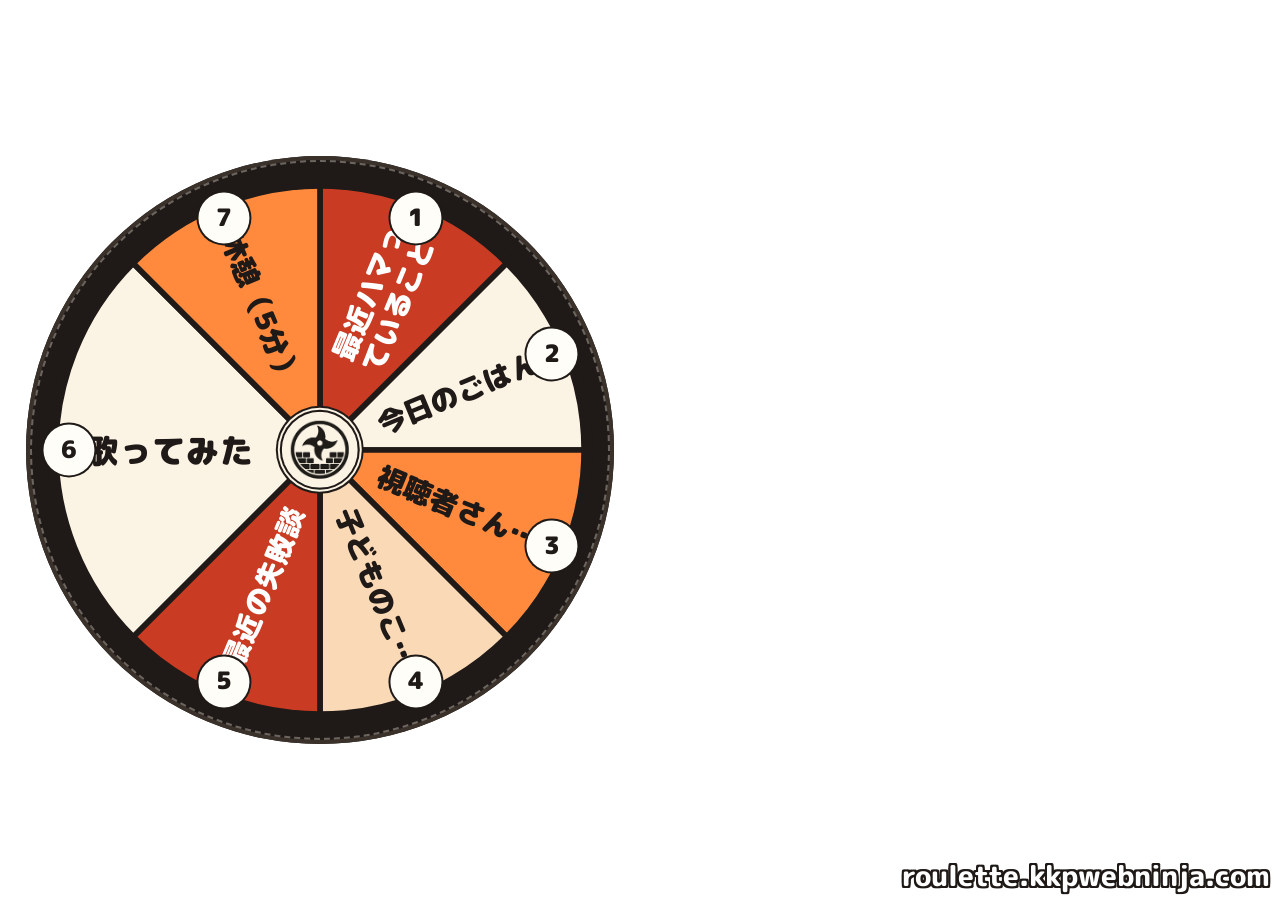
<file: view/index.html>
<!DOCTYPE html>
<html lang="ja">
<head>
<meta charset="UTF-8">
<meta name="viewport" content="width=device-width, initial-scale=1">
<title>配信ルーレット OBS表示ページ</title>
<meta name="robots" content="noindex,follow">
<link rel="canonical" href="https://roulette.kkpwebninja.com/">
<link rel="icon" type="image/png" sizes="32x32" href="/favicon.png">
<link rel="preconnect" href="https://fonts.googleapis.com">
<link rel="preconnect" href="https://fonts.gstatic.com" crossorigin>
<link href="https://fonts.googleapis.com/css2?family=M+PLUS+Rounded+1c:wght@800;900&display=swap" rel="stylesheet">
<link href="https://fonts.googleapis.com/css2?family=Dela+Gothic+One&display=swap&text=NRS%E7%B5%90%E6%9E%9C%E6%AE%8B%E3%82%8A0123456789%2F" rel="stylesheet">
<link rel="stylesheet" href="/kit/kit.css?v=d7b7a27">
<link rel="stylesheet" href="/rfx.css?v=20261023b">
<!-- 別端末用URLの項目は # の後ろ（#items=）。# の後ろはサーバー・GA4・Referer に届かない。
     古い形式（?items=）で開いたときは、GA4 より先に ? から # へ移す -->
<script>
(function () {
  try {
    var m = /[?&]items=([^&#]*)/.exec(location.search);
    if (m) {
      var q = location.search.replace(/([?&])items=[^&#]*&?/, '$1').replace(/[?&]$/, '');
      history.replaceState(null, '', location.pathname + q + '#items=' + m[1]);
    }
  } catch (e) {}
  window.addEventListener('hashchange', function () { location.reload(); });
})();
</script>
<script src="/kit/kit.js?v=d7b7a27"></script>
<script src="/ga.js?v=20261128"></script>
<style>
/* OBS のウィンドウキャプチャで取り込む表示ページ（別端末用のURLはブラウザソースでも動く）。操作ボタン・広告・説明文は映さない。
   2026-10-22 枠は kit の重ね表示型 k-view-ov（.k-ov[data-k-place] full／band 下の帯／corner 右下に小さく・縦長の窓と ?layout=v は縦に並ぶ）。
   背景は kit の KKit.view（?bg= ＞ 操作画面の選択〈k-view-bg:kkp-roulette〉＞ 透過）。盤は kit の KKit.wheel（wheel.js の make） */
.k-ov{gap:3vw}
.k-ov[data-k-place="band"]{gap:2vw}
.k-ov[data-k-place="corner"]{gap:1.5vh}
.layout-result .wheelbox{display:none}
.layout-wheel .resbox{display:none}
.wheelbox{position:relative;flex:0 0 auto}
.resbox{flex:1 1 auto;min-width:0;display:flex;align-items:center}
.k-ov[data-k-place="corner"] .resbox{flex:0 0 auto;width:100%}
/* 盤の字（k-wheel）。既定の字より太く・映像の上でも読めるように */
#wheel .k-wheel-t text{font-weight:900}
.hint{position:fixed;left:max(8px,.8vw);bottom:max(6px,.6vw);z-index:30;font-size:var(--k-ov-min);font-weight:800;line-height:1.2;pointer-events:none}
.hint[hidden]{display:none}
/* 1920x1080 を1/3に縮めて置いても読める下限（42px＝2.19vw）。gacha.js が後から足す CSS より強くするため id で書く */
#gstage .tl-tag,#resbox .tl-tag{font-size:max(.62em,var(--k-ov-min))}
#gstage .tl-sub,#resbox .tl-sub{font-size:max(.34em,var(--k-ov-min))}
#gstage .tl .tl-txt,#resbox .tl .tl-txt{font-size:max(1em,var(--k-ov-min))}
#gstage .tl.m .tl-txt,#resbox .tl.m .tl-txt{font-size:max(.82em,var(--k-ov-min))}
#gstage .tl.l .tl-txt,#resbox .tl.l .tl-txt{font-size:max(.68em,var(--k-ov-min))}
</style>
</head>
<body class="k-view k-view-ov">
<div class="k-ov layout-both" id="stage" data-k-place="full">
  <div class="wheelbox"><div id="wheel" role="img" aria-label="ルーレット"></div></div>
  <div class="resbox" id="resbox"></div>
</div>
<div class="k-ov" id="gstage" data-k-place="full" hidden></div>
<div class="k-view-idle k-ov-idle" hidden><b>配信ルーレット</b><p>まもなく始まります</p><small>操作ページで回すと、ここに出ます</small></div>
<div class="hint k-ov-ink" id="hint" hidden>クリックかスペースキーで回す</div>
<div class="k-ov-credit" id="credit">roulette.kkpwebninja.com</div>
<script src="/wheel.js?v=20261023b"></script>
<script src="/rfx.js?v=20261023b"></script>
<script src="/gacha.js?v=20261023b"></script>
<script src="/odai-gacha/packs.js"></script>
<script>
(function () {
  'use strict';
  var K = window.KkpWheel, G = window.KkpGacha;
  var $ = function (id) { return document.getElementById(id); };
  var q = new URLSearchParams(location.search);
  new URLSearchParams(location.hash.slice(1)).forEach(function (v, k) { q.set(k, v); });
  var remote = q.has('items');   // 別端末モード: 項目はURLから。回す操作はこのページで
  var gremote = q.has('gacha');  // 別端末のお題ガチャ: パックはURLから。このページで引く
  // 操作画面から開いた窓は ?bg= が付いていても切り替えに付いていく（kit 97e144f の KKit.view が opener を見る）。opener のない窓は ?bg= で固定
  var V = KKit.view({ ch: 'kkp-roulette', def: 'clear', stage: 'body' });
  var wheel = K.make($('wheel'), { empty: remote ? '' : '操作ページで回すと出ます' });
  var settings = { layout: 'both', place: 'full', speed: 'normal', size: 2, ink: 'dark', credit: true, sound: false };
  var items = [], lastId = 0, gctl = null, gid = 0, lastResult = '', rctl = null, rid = 0;

  function load(k) { try { var v = localStorage.getItem(k); return v === null ? null : JSON.parse(v); } catch (e) { return null; } }
  function place() { return /^(full|band|corner)$/.test(settings.place) ? settings.place : 'full'; }
  function scale() { return [0, 0.8, 1, 1.25][settings.size] || 1; }
  function band() { return settings.ink === 'light' ? 'dark' : 'orange'; }

  function applySettings(s) {
    if (!s) return;
    settings = Object.assign(settings, s);
    wheel.fx = settings.wfx;
    $('stage').className = 'k-ov layout-' + (settings.layout || 'both');
    $('stage').setAttribute('data-k-place', place());
    $('gstage').setAttribute('data-k-place', place());
    $('credit').hidden = settings.credit === false || settings.credit === 0;
    $('credit').classList.toggle('k-top', place() !== 'full');
    fit();
    if (lastResult && !wheel.spinning) showResult(lastResult, false);
  }
  function setItems(list) { items = list || []; wheel.setItems(items); }
  function showResult(label, anim) {
    lastResult = label || '';
    var box = $('resbox'); box.innerHTML = '';
    if (!label) return;
    // 使い方ごとの札（rfx.js 第3版）: お題／罰ゲーム／当選／◯番
    var lp = window.__rfxLast, m = lp && lp.label === label ? lp.mode : '';
    var tag = m === 'batsu' ? '罰ゲーム' : m === 'name' ? '当選' : m === 'order' ? (lp.order ? lp.order.length + '番' : '順番') : m === 'odai' ? 'お題' : '結果';
    var t = G.telop(box, { tag: tag, text: label.replace(/^\s*[★☆]\s*|\s*[★☆]\s*$/g, ''), band: band() });
    if (anim) t.classList.add('in');
  }
  // お題ガチャ（置き方に合わせた範囲で演出）
  function showGacha(on) {
    $('gstage').hidden = !on; $('stage').style.visibility = on ? 'hidden' : '';
    if (on) wheel.clearStar($('wheel').parentNode);
    if (!on && $('gstage')._kg) $('gstage')._kg.destroy();
  }
  function runGacha(msg, quiet) {
    if (!quiet) { if (msg.id && msg.id === lastId) return; lastId = msg.id || 0; }
    if (msg.settings) applySettings(msg.settings);
    showGacha(true);
    var o = { rarity: msg.rarity, text: msg.text, packName: msg.packName, scale: scale(), place: place(), band: band(), speed: msg.speed || settings.speed };
    gid = msg.id || 0;
    var bgNow = document.documentElement.getAttribute('data-k-bg') || 'clear';
    gctl = quiet ? G.show($('gstage'), o) : G.play($('gstage'), Object.assign(o, { fx: msg.fx || 'full', sound: !!settings.sound, hype: !!msg.hype, isView: true, clear: bgNow === 'clear',
      onDone: function () { if (q.get('kkptest') === '1') (window.__gLog = window.__gLog || []).push(msg.rarity + '|' + msg.text); } }));
  }
  // quiet: 開き直したときの最後の画面（回す演出・手裏剣・音なしで止まった所だけ出す）。角度は度（前の版の知らせはラジアンなので直す）
  function runSpin(msg, quiet) {
    if (msg.id && msg.id === lastId) return;
    lastId = msg.id || 0;
    showGacha(false);
    if (msg.items) setItems(msg.items);
    if (msg.settings) applySettings(msg.settings);
    showResult('', false);
    // 2026-10-23 段取り（plan）が来たら、手裏剣が刺さったマスが当たりの演出をそのままなぞる（rfx.js）
    if (msg.plan && window.KkpRfx) {
      var p = msg.plan; rid = p.id; window.__rfxLast = p;
      if (rctl) rctl.destroy();
      var res = function (idx) {
        var lab = items[idx] ? items[idx].label : ''; if (q.get('kkptest') === '1' && !quiet) (window.__rfxLog = window.__rfxLog || []).push(lab);   // 確認用
        // 罰ゲーム・名前の抽選は、先に大きな札（判子・当選）を出し、札が引いてから結果の帯を出す
        if (!quiet && (p.mode === 'batsu' || p.mode === 'name')) { clearTimeout(window.__rfxResT); $('resbox').innerHTML = ''; lastResult = ''; window.__rfxResT = setTimeout(function () { if (rid === p.id) showResult(lab, true); }, 3000); }
        else if (p.mode === 'order') { $('resbox').innerHTML = ''; lastResult = ''; }   // 順番決めは右の表が結果
        else showResult(lab, !quiet);
      };
      if (quiet || K.reduce) { KkpRfx.still(wheel, p); res(p.win); return; }
      rctl = KkpRfx.play({ wheel: wheel, host: $('wheel').parentNode, party: $('stage'), kusuAt: settings.layout === 'wheel' ? $('wheel') : $('resbox'), sound: !!settings.sound, isView: true,
        yamaAt: settings.layout === 'both' && place() === 'full' ? $('resbox') : null,
        onFake: function () {},
        onResult: function (idx) { res(idx); } }, p);
      return;
    }
    var from = K.deg(msg, msg.from), final = K.deg(msg, msg.final);
    var dur = K.reduce || quiet ? 0 : msg.dur;
    wheel.spin(from, final, dur, function (idx) {
      var rv = msg.reveal && msg.reveal[idx];
      if (rv) { lastResult = ''; var box = $('resbox'); box.innerHTML = ''; var t = G.telop(box, { rarity: rv.r, text: rv.text, packName: rv.packName, band: band() }); if (!quiet) t.classList.add('in'); }
      else showResult(items[idx] ? items[idx].label : '', !quiet);
      if (settings.sound && !quiet) K.sound('done');
    }, { host: $('wheel').parentNode, speed: settings.speed, sound: settings.sound ? K.sound : null });
  }
  wheel.onTick = function () { if (settings.sound) K.sound('tick'); };

  function handle(msg) {
    if (!msg || !msg.t) return;
    if (msg.t === 'spin') runSpin(msg);
    else if (msg.t === 'gacha') runGacha(msg);
    else if (msg.t === 'cfg') { if (msg.settings) applySettings(msg.settings); }
    else if (msg.t === 'rskip') { if (rctl && msg.id === rid) rctl.skip(); }
    else if (msg.t === 'rgo') { if (rctl && msg.id === rid) rctl.go(); }
    else if (msg.t === 'rorder') { if (msg.list && msg.list.length) KkpRfx.orderList($('stage'), msg.list, msg.full ? msg.list.length : 0); else KkpRfx.clearOrder($('stage')); }
    else if (msg.t === 'gskip') { if (gctl && gctl.playing()) gctl.skip(); }
    else if (msg.t === 'ggo') { if (gctl && gctl.waiting && gctl.waiting() && msg.id === gid) gctl.go(); }
    else if (msg.t === 'state' && msg.kind === 'gacha') { if (!(gctl && gctl.playing())) runGacha(msg, true); }
    else if (msg.t === 'state') {
      if (gctl && gctl.playing()) return;
      if (rctl && rctl.playing()) return;
      showGacha(false);
      if (msg.settings) applySettings(msg.settings);
      if (!wheel.spinning) { setItems(msg.items); if (msg.result && msg.result !== lastResult) showResult(msg.result, false); }
    }
  }

  function look() {
    return { layout: q.get('layout') || 'both', place: q.get('place') || 'full', wfx: q.get('wfx') || 'full', speed: q.get('speed') || 'normal', size: parseInt(q.get('size') || '2', 10), ink: q.get('ink') || 'dark', credit: q.get('credit') !== '0', sound: q.get('sound') === '1' };
  }
  if (gremote) {
    // 別端末: このページでお題ガチャを引く（クリック・スペース。演出中ならスキップ）
    var gp = (q.get('gacha') || '').split(',').filter(Boolean);
    if (!gp.length) gp = window.KKP_ODAI_PACKS.filter(function (p) { return p.on; }).map(function (p) { return p.id; });
    var gpool = G.buildPool(window.KKP_ODAI_PACKS, gp, '', []);
    var gseenKey = 'kkp_odai_seen_remote', gseen = load(gseenKey) || [];
    var gnames = {}; window.KKP_ODAI_PACKS.forEach(function (p) { gnames[p.id] = p.name; });
    applySettings(Object.assign(look(), { layout: 'result' }));
    $('hint').textContent = 'クリックかスペースキーでお題ガチャを引く'; $('hint').hidden = false;
    var gFx = /^(full|lite|off)$/.test(q.get('fx') || '') ? q.get('fx') : 'full';
    var gHere = function () {
      if (gctl && gctl.playing()) { gctl.skip(); return; }
      if (!gpool.length) return;
      var d = G.draw(gpool, gseen); if (!d) return;
      if (d.resetR) gseen = G.clearRarity(gpool, gseen, d.resetR);
      gseen.push(d.item.id); try { localStorage.setItem(gseenKey, JSON.stringify(gseen)); } catch (e) {}
      $('hint').hidden = true;
      kkpEvent('gacha_draw', { rarity: d.item.r, mode: 'remote', fx: gFx });
      runGacha({ id: Date.now(), rarity: d.item.r, text: d.item.text, packName: gnames[d.item.pack] || '', fx: gFx, speed: settings.speed });
    };
    document.addEventListener('click', gHere);
    document.addEventListener('keydown', function (e) { if (e.code === 'Space' || e.key === 'Enter') { e.preventDefault(); gHere(); } });
  } else if (remote) {
    setItems(K.parseItems(q.get('items')));
    applySettings(look());
    $('hint').hidden = false;
    var spinHere = function () {
      if (wheel.spinning || items.length < 2) return;
      $('hint').hidden = true;
      kkpEvent('spin', { from: 'remote' });
      runSpin({ u: 'deg', from: wheel.angle, final: wheel.pick(5 + Math.floor(Math.random() * 2)), dur: K.spinDur(settings.speed), id: Date.now() });
    };
    document.addEventListener('click', spinHere);
    document.addEventListener('keydown', function (e) { if (e.code === 'Space' || e.key === 'Enter') { e.preventDefault(); spinHere(); } });
  } else {
    // 同じブラウザの操作ページ（ルーレット・お題ガチャ）から kit の KKit.live で受け取る（3秒ごとに hello＝操作ページの「つながっています」）。
    // 開いたときの最初の1つは、演出を動かさずに最後の画面だけ出す（回す→止まった所・ガチャ→結果・スキップ／設定→直前の結果）。
    // まだ何も届いていなければ待ち画面（kit の k-ov-idle）
    var first = true;
    KKit.live({ ch: 'kkp-roulette', role: 'view', onState: function (m) {
      if (!m) { first = false; V.idle(true, '配信ルーレット'); return; }
      V.idle(false);
      if (!first) { handle(m); return; }
      first = false;
      if (m.t === 'spin') runSpin(m, true);
      else if (m.t === 'gacha') { runGacha(m, true); lastId = m.id || 0; }
      else if (m.t === 'gskip' || m.t === 'cfg') { if (m.settings) applySettings(m.settings); if (m.st) handle(m.st); }
      else handle(m);
    } }).start();
  }

  // 盤面とテロップの大きさ（置き方ごと）
  function fit() {
    var W = window.innerWidth, H = window.innerHeight, s, th, layout = settings.layout || 'both', p = place(), port = H > W || V.vert();
    if (p === 'band') { var bh = H * (port ? 0.3 : 0.36); s = bh * 0.94; th = Math.min(W * (port ? 0.05 : 0.034), bh * 0.2); }
    else if (p === 'corner') { var cw = W * (port ? 0.7 : 0.44), chh = H * (port ? 0.44 : 0.56); s = Math.min(cw, chh) * 0.66; th = Math.min(cw * 0.075, chh * 0.11); if (layout === 'wheel') s = Math.min(cw, chh) * 0.95; }
    else if (layout === 'wheel') { s = Math.min(W, H) * 0.9; th = 0; }
    else if (port) { s = Math.min(W * 0.9, H * 0.52); th = Math.min(W * 0.07, H * 0.05); }
    else { s = Math.min(W * 0.46, H * 0.9); th = layout === 'result' ? Math.min(W * 0.05, H * 0.095) : Math.min(W * 0.04, H * 0.08); }
    // 盤の字は、1920x1080 を1/3に縮めて置いても14px相当（実寸42px）を下回らない（入らない字は「…」で省く・細いマスは字なし）。縦型は 1080x1920 が基準
    wheel.minPx(Math.max(14, 42 * (port ? Math.min(W / 1080, H / 1920) : Math.min(W / 1920, H / 1080))));
    wheel.resize(Math.max(120, Math.floor(s)));
    // 縦長の窓で盤が上に寄ると、針の先（盤の上 4% はみ出す）が窓の上で切れる。その分だけ盤を下げる
    document.querySelector('.wheelbox').style.paddingTop = port && p === 'full' && layout !== 'wheel' ? Math.ceil(Math.max(120, s) * 0.06) + 'px' : '';
    $('resbox').style.setProperty('--th', Math.max(16, th * scale()) + 'px');
  }
  fit();
  // 字のデータが後から届いた・窓の大きさが変わった（kit の KKit.view.refit）
  KKit.view.refit(function () { fit(); if (lastResult && !wheel.spinning) showResult(lastResult, false); });
  kkpEvent('view_obs_open', { from: gremote ? 'gacha_remote' : remote ? 'remote' : 'local' });
})();
</script>
</body>
</html>
</file>
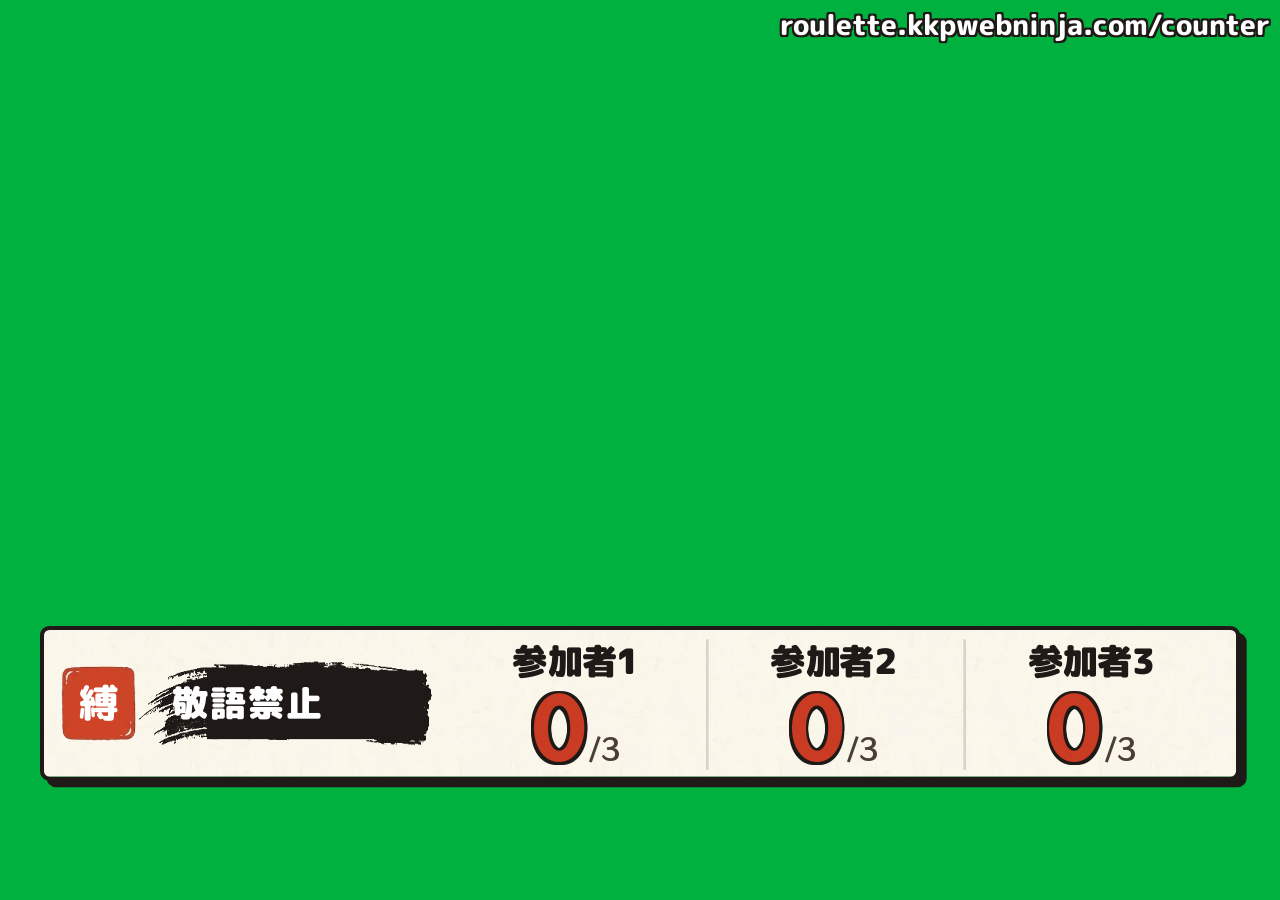
<file: counter/view/index.html>
<!DOCTYPE html>
<html lang="ja">
<head>
<meta charset="UTF-8">
<meta name="viewport" content="width=device-width, initial-scale=1">
<title>配信カウンター OBS表示ページ</title>
<meta name="robots" content="noindex,follow">
<link rel="canonical" href="https://roulette.kkpwebninja.com/counter/">
<link rel="icon" type="image/png" sizes="32x32" href="/favicon.png">
<link rel="preconnect" href="https://fonts.googleapis.com">
<link rel="preconnect" href="https://fonts.gstatic.com" crossorigin>
<link href="https://fonts.googleapis.com/css2?family=M+PLUS+Rounded+1c:wght@800;900&display=swap" rel="stylesheet">
<!-- k-fonts:start -->
<link href="https://fonts.googleapis.com/css2?family=Yuji+Syuku&family=RocknRoll+One&display=swap&text=.%2F0123456789BNORSabceijklmnoprtuw%E3%80%81%E3%81%8C%E3%81%8F%E3%81%93%E3%81%98%E3%81%99%E3%81%A7%E3%81%A8%E3%81%AA%E3%81%AB%E3%81%BE%E3%82%82%E3%82%8A%E3%82%92%E3%82%A2%E3%82%A6%E3%82%AB%E3%82%B2%E3%82%B6%E3%82%B8%E3%82%BF%E3%83%88%E3%83%96%E3%83%9A%E3%83%A0%E3%83%A9%E3%83%B3%E3%83%BC%E4%BD%9C%E4%BF%A1%E5%87%BA%E5%90%8C%E5%9B%9E%E5%A7%8B%E6%93%8D%E6%95%B0%E7%94%BB%E7%9B%AE%E7%A4%BA%E7%B8%9B%E7%BD%B0%E8%A1%A8%E9%85%8D%E9%96%8B%E9%9D%A2%EF%BC%88%EF%BC%89" rel="stylesheet">
<!-- k-fonts:end -->
<link rel="stylesheet" href="/kit/kit.css?v=d7b7a27">
<link rel="stylesheet" href="/rfx.css?v=20261023b">
<script src="/kit/kit.js?v=d7b7a27"></script>
<script src="/ga.js"></script>
<style>
/* 配信カウンターの OBS 表示ページ（ウィンドウキャプチャで取り込む）。操作ボタン・広告・説明文は映さない。
   中身は 1920x1080 の舞台を作り、ウィンドウの大きさに合わせて縮める（どの大きさでもスクロールしない）。
   2026-10-22 枠は kit の重ね表示型 k-view-ov（.k-ov の中に 1920x1080 の舞台。置き方 band／corner は舞台の中で決める）。
   背景は kit の KKit.view（?bg= ＞ 操作画面の選択〈k-view-bg:kkp-counter〉＞ green）: green（既定・OBSのクロマキーで抜く）/ clear（透過）/ cream。待ち画面は k-ov-idle */
body.k-view{font-family:"M PLUS Rounded 1c","Hiragino Maru Gothic ProN","Hiragino Sans",sans-serif;color:var(--k-sumi)}
.stage{position:absolute;left:0;top:0;width:1920px;height:1080px;transform-origin:0 0}
.tl{position:absolute;font-family:var(--k-bold);color:var(--k-sumi)}
.seal{display:inline-grid;place-items:center;flex:none;background:url(/kit/img/d4-seal.webp) center/100% 100% no-repeat;color:#fff;font-family:var(--k-head);font-weight:800;line-height:1}
.rule{display:flex;align-items:center;min-width:0;overflow:hidden;transform:none;color:#fff;font-family:"M PLUS Rounded 1c",sans-serif;font-weight:900;letter-spacing:.06em;line-height:1.15;text-shadow:0 0 4px var(--k-sumi);word-break:auto-phrase;text-wrap:balance;font-feature-settings:"palt" 1}
/* 墨の帯は kit の .k-hd（入り・真ん中・端の3枚）。1920 の舞台で高さがあるので、入りと端の幅だけ広げる */
.rule.k-hd,.fx-out .who.k-hd{background-size:120px 100%,26px 100%,calc(100% - 128px) 100%;background-position:0 0,100% 0,110px 0;text-wrap:balance;letter-spacing:.06em}
.fx-out .who.k-hd{font-family:"M PLUS Rounded 1c",sans-serif;line-height:normal}
.tl-corner .rule.k-hd{background-size:96px 100%,22px 100%,calc(100% - 104px) 100%;background-position:0 0,100% 0,88px 0}
.big-out{font-family:var(--k-bold);color:var(--k-shu);text-shadow:4px 0 0 var(--k-sumi),-4px 0 0 var(--k-sumi),0 4px 0 var(--k-sumi),0 -4px 0 var(--k-sumi),4px 4px 0 var(--k-sumi),-4px -4px 0 var(--k-sumi),4px -4px 0 var(--k-sumi),-4px 4px 0 var(--k-sumi);font-variant-numeric:tabular-nums;display:inline-block;line-height:1}
.p{position:relative;min-width:0}
.rule>span{display:block;min-width:0;max-width:100%}
.tl .p .nm.two{white-space:normal;word-break:break-all;line-height:1.15;display:-webkit-box;-webkit-box-orient:vertical;-webkit-line-clamp:2;text-align:center}
.p .nm{display:block;overflow:hidden;white-space:nowrap;text-overflow:ellipsis;font-family:"M PLUS Rounded 1c",sans-serif;font-weight:900;font-feature-settings:"palt" 1}
.p .of{font-family:var(--k-bold);color:var(--k-text-2);font-variant-numeric:tabular-nums}
.p .bm{position:absolute;display:none;place-items:center;background:url(/kit/img/d4-hanko.webp) center/100% 100% no-repeat;color:var(--k-shu);font-family:var(--k-head);font-weight:800;transform:rotate(-10deg)}
.p.over .bm{display:grid}

/* 下の帯 */
.tl-band{left:60px;right:60px;bottom:44px;height:220px;display:none;align-items:center;gap:24px;padding:0 30px 0 26px;background:var(--k-kinari) url(/kit/img/d4-washi.webp) 0 0/480px auto;border:6px solid var(--k-sumi);border-radius:14px;box-shadow:10px 10px 0 var(--k-sumi)}
.stage[data-place="band"] .tl-band{display:flex}
.tl-band .head{display:flex;align-items:center;gap:4px;flex:none;width:560px}
.tl-band .seal{width:112px;height:112px;font-size:58px}
.tl-band .rule{width:440px;min-height:130px;padding:16px 34px 18px 50px;box-sizing:border-box}
.tl-band .ppl{flex:1;min-width:0;display:flex;gap:8px;align-self:stretch;padding:14px 0 10px}
.tl-band .p{flex:1 1 0;display:flex;flex-direction:column;align-items:center;justify-content:space-between;padding:0 8px;border-left:4px solid var(--k-line-soft)}
.tl-band .p:first-child{border-left:0}
.tl-band .p .nm{max-width:100%;font-size:44px;line-height:1.25}
.tl-band .p .ct{display:flex;align-items:baseline;gap:6px}
.tl-band .p .big-out{font-size:120px}
.tl-band .p .of{font-size:44px}
.tl-band .p .bm{right:-4px;top:-66px;width:96px;height:96px;font-size:46px}

/* 右上に小さく */
.tl-corner{right:40px;top:40px;width:560px;display:none;padding:0 0 14px;background:var(--k-kinari) url(/kit/img/d4-washi.webp) 0 0/480px auto;border:6px solid var(--k-sumi);border-radius:14px;box-shadow:10px 10px 0 var(--k-sumi)}
.stage[data-place="corner"] .tl-corner{display:block}
.tl-corner .head{display:flex;align-items:center;gap:2px;margin:-22px 0 6px -24px}
.tl-corner .seal{width:88px;height:88px;font-size:46px}
.tl-corner .rule{flex:1;min-height:96px;margin-right:12px;padding:12px 30px 14px 40px;box-sizing:border-box}
.tl-corner .p{display:flex;align-items:center;gap:14px;padding:2px 26px 2px 76px;height:84px}
.tl-corner .p+.p{border-top:3px solid var(--k-line-soft)}
.tl-corner .p .nm{flex:1;font-size:42px;line-height:1.2}
.tl-corner .p .ct{display:flex;align-items:baseline;gap:6px;flex:none}
.tl-corner .p .big-out{font-size:76px}
.tl-corner .p .of{font-size:42px;min-width:64px}
.tl-corner .p .bm{left:4px;top:5px;width:76px;height:76px;font-size:42px}

/* アウトの判子 */
.fx-out{position:absolute;left:50%;top:40%;width:900px;margin-left:-450px;margin-top:-260px;display:none;flex-direction:column;align-items:center;pointer-events:none}
.fx-out.show{display:flex}
.fx-out .hk{display:grid;place-items:center;width:420px;height:420px;background:url(/kit/img/d4-hanko.webp) center/100% 100% no-repeat;font-family:var(--k-head);font-weight:800;font-size:108px;color:var(--k-shu);line-height:1;transform:rotate(-8deg)}
.fx-out .who{display:flex;align-items:baseline;gap:18px;max-width:900px;box-sizing:border-box;margin-top:-10px;padding:20px 64px 26px 80px;transform:none;color:#fff;text-shadow:0 0 4px var(--k-sumi);white-space:nowrap}
.fx-out .who b{min-width:0;overflow:hidden;text-overflow:ellipsis;font-weight:900;font-size:56px}
.fx-out .who span{flex:none;font-family:var(--k-bold);font-size:48px}
.fx-out.show .hk{animation:k-stamp .35s cubic-bezier(.3,1.4,.5,1) both}
.fx-out.show .who{animation:fade-up .3s ease-out .15s both}

/* 罰ゲーム（届いたとき＝少しだけ／引いたとき＝消すまで出す） */
.fx-batsu{position:absolute;left:50%;top:40%;width:1240px;margin-left:-620px;transform:translateY(-50%);display:none;pointer-events:none}
.fx-batsu.show{display:block}
.fx-batsu .scr{position:relative;border-style:solid;border-width:40px 110px;border-image:url(/kit/img/d3-scroll.webp) 56 84 fill / 40px 110px stretch;padding:8px 0 16px;text-align:center}
.fx-batsu .lab{display:block;font-family:var(--k-brush);font-size:60px;letter-spacing:.08em;line-height:1.2}
.fx-batsu .nm{display:block;font-weight:900;font-size:120px;line-height:1.15;white-space:nowrap;overflow:hidden;text-overflow:ellipsis;font-feature-settings:"palt" 1}
.fx-batsu .sub{display:block;font-weight:800;font-size:44px;color:var(--k-text-2)}
.fx-batsu .item{display:none;margin:6px 20px 0;font-weight:900;font-size:72px;line-height:1.25;color:var(--k-shu);text-shadow:3px 0 0 var(--k-sumi),-3px 0 0 var(--k-sumi),0 3px 0 var(--k-sumi),0 -3px 0 var(--k-sumi),3px 3px 0 var(--k-sumi),-3px -3px 0 var(--k-sumi),3px -3px 0 var(--k-sumi),-3px 3px 0 var(--k-sumi);word-break:auto-phrase;text-wrap:balance;font-feature-settings:"palt" 1}
.fx-batsu.drawn .item{display:block}
.fx-batsu.drawn .nm{font-size:76px}
.fx-batsu .rar{display:none;position:absolute;right:-20px;top:-26px;padding:4px 18px;border:4px solid var(--k-sumi);border-radius:8px;font-family:var(--k-bold);font-size:42px;color:#fff;text-shadow:var(--k-outline);transform:rotate(6deg)}
.fx-batsu.drawn .rar{display:block}
.fx-batsu.drawn .rar[hidden]{display:none}
/* 7〜9項目 */
.stage[data-many="1"] .tl-band .head{width:400px}
.stage[data-many="1"] .tl-band .seal{width:90px;height:90px;font-size:46px}
.stage[data-many="1"] .tl-band .rule{width:306px;padding:14px 24px 16px 40px}
.stage[data-many="1"] .tl-band .ppl{gap:4px}
.stage[data-many="1"] .tl-band .p{padding:0 4px}
.stage[data-many="1"] .tl-band .p .of{font-size:42px}
.stage[data-many="1"] .tl-band .p .bm{width:84px;height:84px;font-size:42px;top:-60px}
.stage[data-many="1"] .tl-corner .p{height:70px}
.stage[data-many="1"] .tl-corner .p .big-out{font-size:62px}
.fx-batsu .item.one{white-space:nowrap}
.fx-batsu.show .scr{animation:k-unroll .6s cubic-bezier(.2,.8,.2,1) both}
/* 右上に小さく: 数の表（最大9行）と重ならないよう、罰ゲームとアウトの判子は左に寄せる */
.stage[data-place="corner"] .fx-batsu{top:52%;left:50px;margin-left:0;width:1200px}
.stage[data-place="corner"] .fx-out{left:calc(50% - 230px)}


@keyframes fade-up{from{opacity:0;transform:translateY(20px)}to{opacity:1;transform:none}}
@keyframes bump{0%{transform:scale(1)}35%{transform:scale(1.45) rotate(-6deg)}70%{transform:scale(.92)}100%{transform:scale(1)}}
.bump{animation:bump .45s cubic-bezier(.3,1.4,.5,1)}
.fadeout{transition:opacity .4s;opacity:0}
@media (prefers-reduced-motion:reduce){.bump,.fx-out.show .hk,.fx-out.show .who,.fx-batsu.show .scr{animation:none}}
/* 2026-10-23 試作: 罰ゲームを引く演出（rfx.js・操作画面から段取り plan が届いたら同じようになぞる）。舞台（1920x1080 を縮めたもの）の外に重ねる＝窓の px で置く */
.cspin{position:fixed;inset:0;z-index:20;pointer-events:none}
.cspin[hidden]{display:none}
#cspinHost{position:absolute}
#cspinAnc,#cspinMid{position:absolute;pointer-events:none}
.cspin #cWheel .k-wheel-t text{font-weight:900}
</style>
</head>
<body class="k-view k-view-ov">
<div class="k-ov" data-k-place="full">
<div class="stage" id="stage" data-place="band">
  <div class="tl tl-band"><div class="head"><span class="seal">縛</span><span class="rule k-hd" data-rule></span></div><div class="ppl" data-ppl></div></div>
  <div class="tl tl-corner"><div class="head"><span class="seal">縛</span><span class="rule k-hd" data-rule></span></div><div data-ppl></div></div>
  <div class="fx-out" id="fxOut" aria-hidden="true"><div class="hk">アウト</div><div class="who k-hd"><b id="outWho"></b><span id="outN"></span></div></div>
  <div class="fx-batsu" id="fxBatsu" aria-hidden="true">
    <div class="scr">
      <span class="rar" id="bRar"></span>
      <span class="lab">罰ゲーム</span>
      <span class="nm" id="bWho"></span>
      <span class="sub" id="bSub"></span>
      <span class="item" id="bItem"></span>
    </div>
  </div>
</div>
</div>
<div class="cspin rfx-legendmode" id="cspin" hidden aria-hidden="true"><div id="cspinAnc"></div><div id="cspinMid"></div><div id="cspinHost"><div id="cWheel"></div></div></div>
<div class="k-view-idle k-ov-idle" hidden><b>配信カウンター</b><p>まもなく始まります</p><small>操作画面（配信カウンター）を同じブラウザで開くと、ここに数が出ます</small></div>
<div class="k-ov-credit k-top" id="credit">roulette.kkpwebninja.com/counter</div>
<script src="/wheel.js?v=20261023b"></script>
<script src="/rfx.js?v=20261023b"></script>
<script>
(function () {
  'use strict';
  var $ = function (id) { return document.getElementById(id); };
  var q = new URLSearchParams(location.search);
  var pv = q.get('pv') === '1';   // 操作画面の中の小さな見本
  var lock = { place: q.get('place'), credit: q.get('credit') };
  // 背景は kit の KKit.view（?bg= の transparent も読める）。操作画面の中の見本では透過をクリームで見せる
  var V = KKit.view({ ch: 'kkp-counter', def: 'green', stage: 'body', onBg: function (b) { if (pv && b === 'clear') document.documentElement.setAttribute('data-k-bg', 'cream'); } });
  var S = null, lastId = 0, outT = 0, batsuT = 0;
  var COLOR = { N: '#b9783f', R: '#8e9cae', SR: '#e3a400', SSR: '#ff3d7f' };
  var reduce = false; try { reduce = matchMedia('(prefers-reduced-motion: reduce)').matches; } catch (e) {}
  var stage = $('stage');

  function nm(i) { var v = S && S.names && S.names[i] ? String(S.names[i]).trim() : ''; return v || ('参加者' + (i + 1)); }
  function opt(k, d) { var v = lock[k] != null ? lock[k] : (S && S[k] != null ? S[k] : d); return v; }

  // はみ出す名前は字を小さく（それでも入らなければ…で切る）
  function shrink(el, max, min, two) {
    var fs = max; el.classList.remove('two'); el.style.fontSize = fs + 'px';
    while (fs > min && el.scrollWidth > el.clientWidth + 1) { fs -= 2; el.style.fontSize = fs + 'px'; }
    if (!two || el.scrollWidth <= el.clientWidth + 1) return;
    // 1行に入らない長い名前は2行に（字はあまり小さくしない）
    el.classList.add('two'); fs = Math.max(min, two);
    el.style.fontSize = fs + 'px';
    while (fs > 20 && el.scrollHeight > fs * 1.15 * 2.5) { fs -= 2; el.style.fontSize = fs + 'px'; }
  }
  // 縛りの名前は2行まで。長いほど小さく
  function ruleSize(el, max, min) {
    var sp = el.firstChild, fs = max; el.style.fontSize = fs + 'px';
    while (fs > min && (sp.offsetHeight > fs * 1.15 * 2 + 2 || sp.scrollWidth > sp.clientWidth + 1)) { fs -= 2; el.style.fontSize = fs + 'px'; }
  }

  function render() {
    if (!S) return;
    var place = /^(band|corner)$/.test(opt('place', 'band')) ? opt('place', 'band') : 'band';
    stage.dataset.place = place;
    var cr = opt('credit', true); $('credit').hidden = cr === false || cr === '0' || cr === 0;
    $('credit').classList.toggle('k-top', place !== 'corner');   // 下の帯なら右上・右上に小さくなら右下
    var rule = String(S.rule || '').trim() || '縛り';
    var n = Math.min(9, Math.max(1, S.n | 0)), th = Math.min(20, Math.max(1, S.th | 0));
    stage.dataset.many = n >= 7 ? '1' : '';   // 7〜9項目は帯の左（縛り）を細くし、数と名前を少し小さく
    document.querySelectorAll('[data-rule]').forEach(function (el) {
      el.innerHTML = '<span></span>'; el.firstChild.textContent = rule;
      if (el.closest('.tl-band')) ruleSize(el, 54, 26); else ruleSize(el, 44, 22);
    });
    document.querySelectorAll('[data-ppl]').forEach(function (box) {
      box.innerHTML = '';
      for (var i = 0; i < n; i++) {
        var c = S.counts[i] | 0;
        var p = document.createElement('div'); p.className = 'p' + (c >= th ? ' over' : ''); p.dataset.i = i;
        p.innerHTML = '<span class="bm">罰</span><span class="nm"></span><span class="ct"><b class="big-out" data-c></b><span class="of">/' + th + '</span></span>';
        p.querySelector('.nm').textContent = nm(i);
        p.querySelector('[data-c]').textContent = c;
        box.appendChild(p);
      }
    });
    if (place === 'band') {
      var big = n <= 3 ? 52 : n <= 4 ? 46 : n <= 6 ? 40 : 32;
      stage.querySelectorAll('.tl-band .nm').forEach(function (el) { shrink(el, big, n >= 7 ? 24 : 34, n >= 7 ? 24 : 32); });
      stage.querySelectorAll('.tl-band .big-out').forEach(function (el) { el.style.fontSize = (n <= 4 ? 120 : n <= 6 ? 104 : 88) + 'px'; });
    } else {
      stage.querySelectorAll('.tl-corner .nm').forEach(function (el) { shrink(el, n >= 7 ? 36 : 42, 26, 26); });
    }
    showPersist();
  }
  function bump(i) {
    if (reduce) return;
    stage.querySelectorAll('[data-i="' + i + '"] [data-c]').forEach(function (el) { el.classList.remove('bump'); void el.offsetWidth; el.classList.add('bump'); });
  }

  // 消す途中（0.4秒）に次の表示が来たら、消す予約を取り消す（罰ゲームを引いた直後に巻物が消えていた）
  function hideFx(el) { el.classList.add('fadeout'); clearTimeout(el._hT); el._hT = setTimeout(function () { el.classList.remove('show', 'fadeout', 'drawn'); }, 400); }
  function showOut(i) {
    var fx = $('fxOut');
    if (!S.show) $('fxBatsu').classList.remove('show');
    $('outWho').textContent = nm(i); $('outN').textContent = (S.counts[i] | 0) + '回目';
    clearTimeout(fx._hT); fx.classList.remove('show', 'fadeout'); void fx.offsetWidth; fx.classList.add('show');
    clearTimeout(outT); outT = setTimeout(function () { hideFx(fx); }, 1300);
  }
  function showReach(i) {
    var fx = $('fxBatsu'); $('fxOut').classList.remove('show');
    fx.classList.remove('drawn');
    $('bWho').textContent = nm(i);
    $('bSub').textContent = (String(S.rule || '').trim() || '縛り') + 'で ' + (S.counts[i] | 0) + '回アウト';
    clearTimeout(fx._hT); fx.classList.remove('show', 'fadeout'); void fx.offsetWidth; fx.classList.add('show');
    clearTimeout(batsuT); batsuT = setTimeout(function () { if (!S.show) hideFx(fx); }, 3200);
  }
  // 罰ゲームを引く演出（rfx.js）: 操作画面の段取り（plan）をなぞる。決まるまでは巻物を出さない（hold）。判子のあと 1.8秒で巻物へ
  var RF = window.KkpRfx, KW = window.KkpWheel;
  var cw = RF && KW ? KW.make($('cWheel'), { minPx: 14 }) : null, vctl = null, vid = 0, hold = 0, revT = 0;
  // 盤（左）＋凡例（右）＋盛り上げの待ちの札（凡例の下）。下の帯なら帯の上の空き・右上に小さくなら表の左の空きに置く
  var vLg = null;
  function layoutSpin(items, hype) {
    var W = window.innerWidth, H = window.innerHeight, fs = Math.max(14, 42 * Math.min(W / 1920, H / 1080));   // 1920x1080 を1/3に縮めても14px相当
    if (vLg) vLg.el.remove();
    vLg = RF.legend($('cspin'), items);
    var o = { host: $('cspinHost'), R: cw, legend: vLg, anchor: $('cspinAnc'), mid: $('cspinMid'), font: fs, hype: hype };
    if (stage.dataset.place === 'corner') {
      // 右上の表の下まで横に広く使う（凡例は表より下）。入らない（人数が多く表が長い）ときは表の左の空きだけで
      var cr = stage.querySelector('.tl-corner').getBoundingClientRect();
      o.rect = { x: W * 0.02, y: H * 0.05, w: W * 0.96, h: H * 0.9 }; o.lgMinY = cr.bottom + H * 0.02;
      if (RF.sideLayout(o) > H * 0.96) { o.lgMinY = 0; o.rect = { x: W * 0.02, y: H * 0.05, w: Math.max(W * 0.45, cr.left - W * 0.04), h: H * 0.9 }; RF.sideLayout(o); }
    } else {
      var sr = stage.getBoundingClientRect(), br = stage.querySelector('.tl-band').getBoundingClientRect(), top = Math.max(0, sr.top) + H * 0.03;
      o.rect = { x: W * 0.02, y: top, w: W * 0.96, h: Math.max(H * 0.35, br.top - top - H * 0.03) };
      RF.sideLayout(o);
    }
    cw.minPx(fs);
  }
  function unfade(L) { try { L.getAnimations().forEach(function (a) { a.cancel(); }); } catch (e) {} }
  function stopSpin() { clearTimeout(revT); if (vctl) { vctl.destroy(); vctl = null; } hold = 0; $('cspin').hidden = true; unfade($('cspin')); }
  function startSpin(f) {
    var p = f.plan;
    stopSpin(); hold = p.id; vid = p.id;
    $('fxBatsu').classList.remove('show', 'drawn'); $('fxOut').classList.remove('show');
    var L = $('cspin'); L.hidden = false; L.style.opacity = '';
    cw.resize(Math.min(window.innerWidth, window.innerHeight) * 0.5);
    cw.setItems(f.items);
    layoutSpin(cw.items, p.hype);
    vctl = RF.play({ wheel: cw, host: $('cspinHost'), party: L, kusuAt: $('cspinMid'), yamaAt: p.hype ? $('cspinAnc') : null, sound: false, isView: true, who: nm(f.i),
      onResult: function (idx) { if (vLg) vLg.mark(idx); if (q.get('kkptest') === '1') (window.__rfxLog = window.__rfxLog || []).push(cw.items[idx] ? cw.items[idx].label : ''); clearTimeout(revT); revT = setTimeout(reveal, 1800); } }, p);
  }
  function reveal() {
    var L = $('cspin'), my = vid;
    hold = 0;   // 巻物を出してよい（盤は消えながら、巻物が開く）
    showPersist();
    var end = function () { if (vid !== my || hold) return; if (vctl) { vctl.destroy(); vctl = null; } L.hidden = true; unfade(L); };
    if (reduce) { end(); return; }
    try { L.animate([{ opacity: 1 }, { opacity: 0 }], { duration: 300, fill: 'forwards' }).onfinish = end; } catch (e) { end(); }
  }
  // 引いた罰ゲームは、操作画面で「表示を消す」まで出したまま
  var shownKey = '';
  function showPersist() {
    var fx = $('fxBatsu'), s = S.show;
    if (hold > 0) {   // 演出の途中
      if (s && s.id === hold) { fx.classList.remove('show', 'drawn'); return; }
      stopSpin();     // 消された・別の罰ゲームに変わった
    }
    if (!s) { if (fx.classList.contains('drawn')) { shownKey = ''; hideFx(fx); } return; }
    var key = s.id + '';
    $('bWho').textContent = nm(s.i);
    $('bSub').textContent = '';
    $('bItem').textContent = s.text || '';
    var r = $('bRar'); r.textContent = s.r || ''; r.style.background = COLOR[s.r] || COLOR.N; r.hidden = !s.r;
    fx.classList.add('drawn');
    clearTimeout(batsuT);
    if (key !== shownKey) { shownKey = key; fx.classList.remove('show', 'fadeout'); void fx.offsetWidth; }
    clearTimeout(fx._hT); fx.classList.remove('fadeout'); fx.classList.add('show');
    // まず1行で入る大きさを探す（56pxまで）。入らなければ2行にして、文の切れ目で折る（変な所で改行しない）
    var it = $('bItem'); var fs = 72; it.classList.add('one'); it.style.fontSize = fs + 'px';
    while (fs > 56 && it.scrollWidth > it.clientWidth + 1) { fs -= 2; it.style.fontSize = fs + 'px'; }
    if (it.scrollWidth > it.clientWidth + 1) {
      it.classList.remove('one'); fs = 66; it.style.fontSize = fs + 'px';
      while (fs > 40 && it.scrollHeight > fs * 1.25 * 2 + 4) { fs -= 2; it.style.fontSize = fs + 'px'; }
    }
    shrink($('bWho'), 76, 40);
  }

  function handle(m) {
    if (!m || !m.s) return;
    if (m.id && m.id === lastId) return;
    lastId = m.id || lastId;
    S = m.s; V.idle(false);
    var f = m.fx;
    if (f && f.k === 'spin' && f.plan && f.items && cw && S.show && S.show.id === f.plan.id) hold = f.plan.id;   // 先に止めておく（render の中で巻物を出さない）
    render();
    if (!f) return;
    if (f.k === 'spin') { if (hold === (f.plan && f.plan.id)) startSpin(f); return; }
    if (f.k === 'rskip') { if (vctl && f.id === vid) vctl.skip(); return; }
    if (f.k === 'rgo') { if (vctl && f.id === vid) vctl.go(); return; }
    if (f.k === 'out') { bump(f.i); showOut(f.i); }
    else if (f.k === 'reach') { bump(f.i); showReach(f.i); }
    else if (f.k === 'minus') bump(f.i);
  }

  // 1920x1080 の舞台をウィンドウに合わせて縮める（横長でも縦長でも全体が入る）
  function fit() {
    var W = window.innerWidth, H = window.innerHeight, s = Math.min(W / 1920, H / 1080);
    stage.style.transform = 'translate(' + Math.round((W - 1920 * s) / 2) + 'px,' + Math.round((H - 1080 * s) / 2) + 'px) scale(' + s + ')';
  }
  fit();

  // 操作ページ（同じブラウザ）から kit の KKit.live で受け取る（3秒ごとに hello＝操作ページの「つながっています」）。
  // 開いたときの最初の1つは数だけ出す（アウト・罰ゲームの演出は出し直さない）
  var first = true;
  function onState(m) {
    if (first) { first = false; if (m && m.s) { handle({ s: m.s, id: m.id }); return; } V.idle(!pv, '配信カウンター'); }
    else handle(m);
    if (!S) { S = { rule: '敬語禁止', n: 3, names: [], counts: [0, 0, 0, 0, 0, 0, 0, 0, 0], th: 3 }; render(); }
  }
  // 操作画面の中の見本（iframe）は kit が受け取るだけ（watch）にする＝「つながっています」を本物の表示ページだけに
  KKit.live({ ch: 'kkp-counter', role: 'view', onState: function (m) { onState(m); } }).start();
  // 字のデータが後から届いた・窓の大きさが変わった（kit の KKit.view.refit）
  KKit.view.refit(function () { fit(); render(); });
  if (!pv) kkpEvent('counter_view_open', { from: 'local' });
})();
</script>
</body>
</html>
</file>
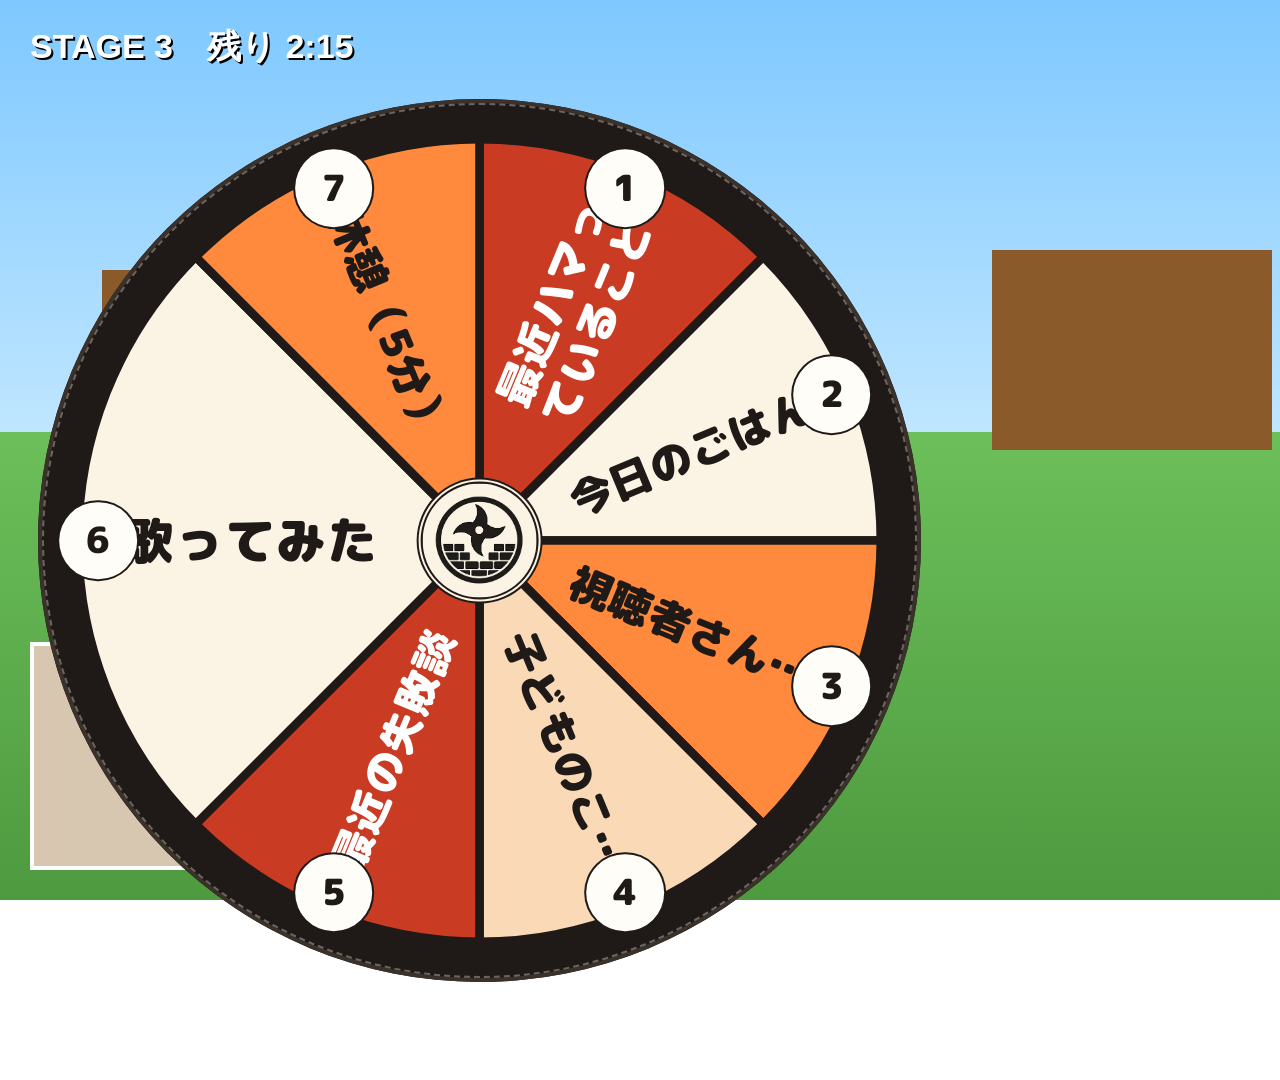
<file: _dev/composite.html>
<!DOCTYPE html>
<html lang="ja"><head><meta charset="UTF-8"><title>配信画面の合成（確認用・配信しない）</title>
<style>
html,body{margin:0;width:1920px;height:1080px;overflow:hidden;font-family:"Hiragino Sans",sans-serif}
/* 架空のゲーム画面（CSSだけで描いた背景。実在のゲーム素材は使わない） */
.game{position:absolute;inset:0;background:linear-gradient(180deg,#7ec8ff 0%,#bfe6ff 48%,#6cbf5a 48%,#4e9a3f 100%)}
.game:before{content:"";position:absolute;left:8%;top:30%;width:260px;height:180px;background:#8b5a2b;box-shadow:300px 40px 0 -20px #a0522d,900px -10px 0 10px #8b5a2b}
.game:after{content:"";position:absolute;left:44%;top:52%;width:90px;height:140px;background:#ff6f61;border:6px solid #2b2b2b;border-radius:40px 40px 10px 10px}
.hud{position:absolute;left:30px;top:24px;color:#fff;font:900 34px sans-serif;text-shadow:2px 2px 0 #000}
.cam{position:absolute;left:30px;bottom:30px;width:360px;height:220px;background:#d8c7b0;border:4px solid #fff;display:flex;align-items:center;justify-content:center;color:#6b5a45;font:700 22px sans-serif}
iframe{position:absolute;inset:0;width:1920px;height:1080px;border:0;background:transparent}
</style></head><body>
<div class="game"></div><div class="hud">STAGE 3　残り 2:15</div><div class="cam">配信者のカメラ枠</div>
<iframe id="v" allowtransparency="true"></iframe>
<script>document.getElementById('v').src='/view/'+location.search;</script>
</body></html>
</file>
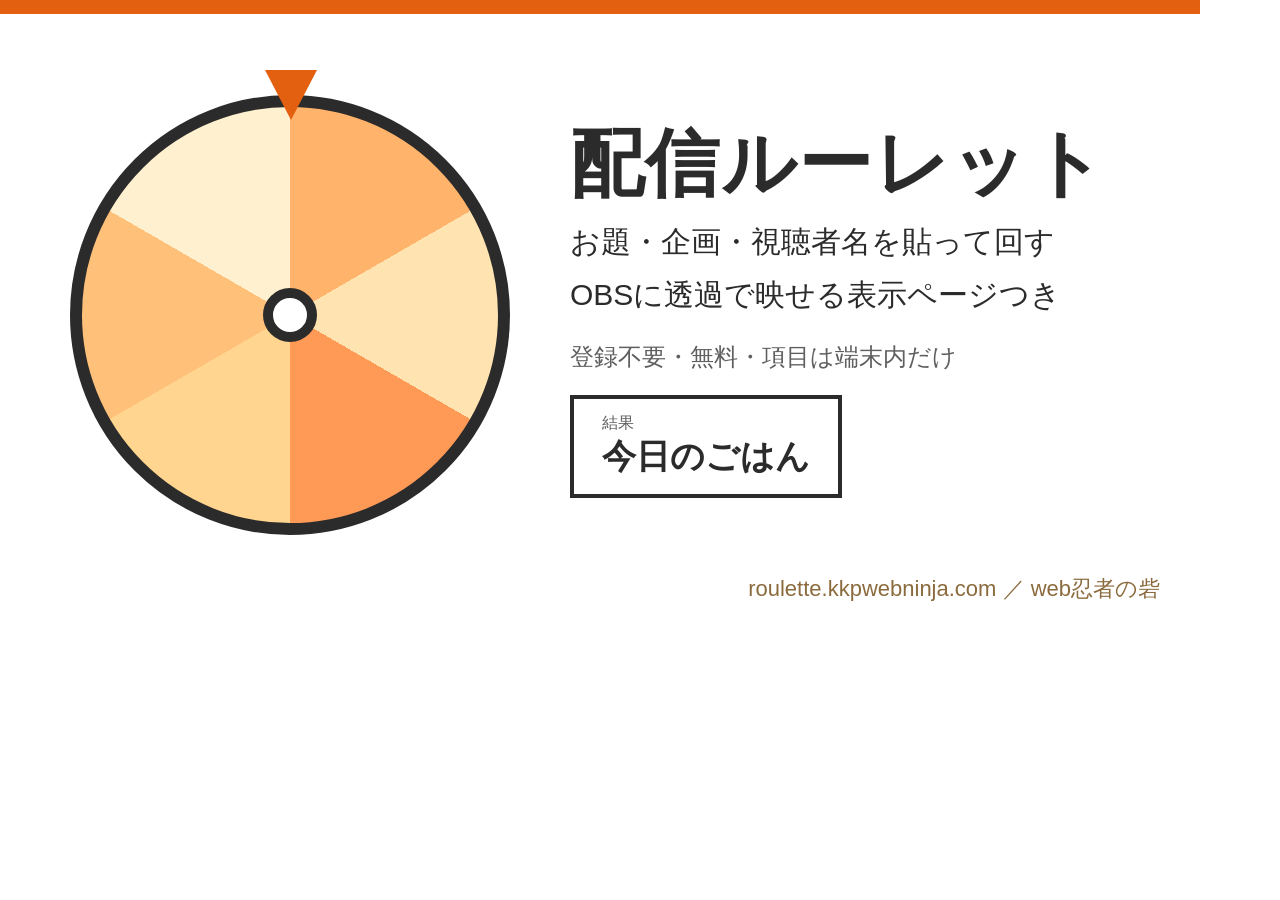
<file: _dev/ogp.html>
<!DOCTYPE html>
<html lang="ja"><head><meta charset="UTF-8">
<style>
html,body{margin:0}
body{width:1200px;height:630px;background:#fff;font-family:"Hiragino Sans","Noto Sans JP",Meiryo,sans-serif;color:#2b2b2b;position:relative;overflow:hidden}
.bar{position:absolute;left:0;top:0;width:1200px;height:14px;background:#e2600f}
.wheel{position:absolute;left:70px;top:95px;width:440px;height:440px;border-radius:50%;border:12px solid #2b2b2b;box-sizing:border-box;background:conic-gradient(#ffb36b 0 60deg,#ffe3b0 60deg 120deg,#ff9a56 120deg 180deg,#ffd58f 180deg 240deg,#ffc07a 240deg 300deg,#fff0cf 300deg 360deg)}
.wheel:after{content:"";position:absolute;left:50%;top:50%;width:54px;height:54px;margin:-27px 0 0 -27px;border-radius:50%;background:#fff;border:10px solid #2b2b2b;box-sizing:border-box}
.pin{position:absolute;left:265px;top:70px;width:0;height:0;border-left:26px solid transparent;border-right:26px solid transparent;border-top:50px solid #e2600f}
.t{position:absolute;left:570px;top:120px;width:580px}
.t h1{font-size:74px;margin:0 0 10px;line-height:1.2;letter-spacing:.02em}
.t p{font-size:30px;margin:0 0 8px;line-height:1.5}
.t .s{font-size:24px;color:#5f5f5f;margin-top:22px}
.res{position:absolute;left:570px;top:395px;border:4px solid #2b2b2b;padding:14px 28px;font-size:34px;font-weight:700;font-family:"M PLUS Rounded 1c","Hiragino Maru Gothic ProN",sans-serif}
.res small{display:block;font-size:16px;font-weight:400;color:#5f5f5f}
.site{position:absolute;right:40px;bottom:26px;font-size:22px;color:#8b6b3d}
</style></head><body>
<div class="bar"></div>
<div class="wheel"></div><div class="pin"></div>
<div class="t"><h1>配信ルーレット</h1><p>お題・企画・視聴者名を貼って回す</p><p>OBSに透過で映せる表示ページつき</p><p class="s">登録不要・無料・項目は端末内だけ</p></div>
<div class="res"><small>結果</small>今日のごはん</div>
<div class="site">roulette.kkpwebninja.com ／ web忍者の砦</div>
</body></html>
</file>
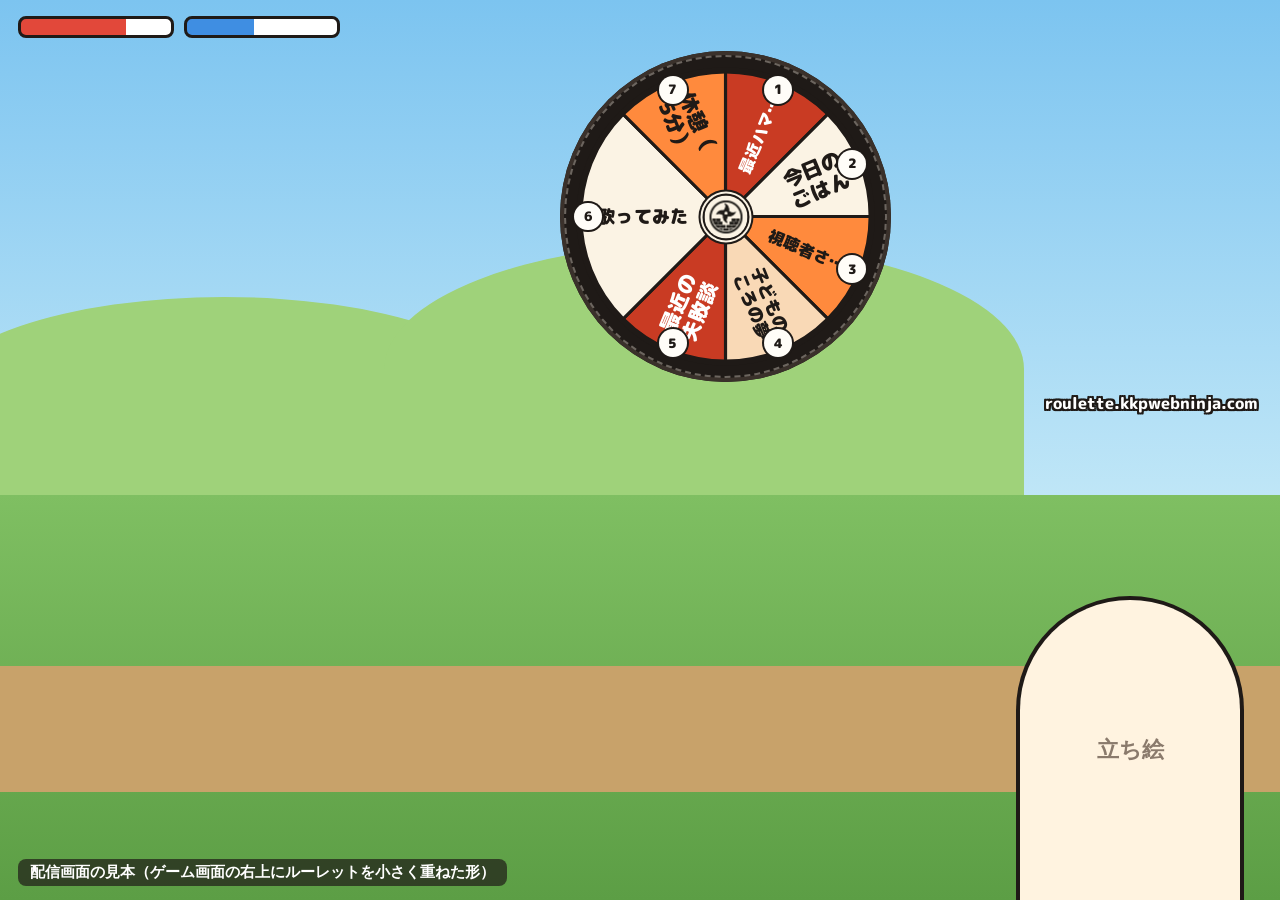
<file: _dev/stream_mock.html>
<!DOCTYPE html>
<html lang="ja">
<head>
<meta charset="UTF-8">
<meta name="robots" content="noindex">
<title>配信画面の見本（確認用）</title>
<link rel="icon" href="/favicon.png">
<style>
/* 確認用: 配信の画面（ゲーム画面＋立ち絵）の右上に、表示ページを小さく重ねる。1280x720＝1920x1080 の 2/3 */
html,body{margin:0;height:100%;overflow:hidden;background:#20324a}
.game{position:absolute;inset:0;background:linear-gradient(180deg,#7cc4f0 0%,#bfe6f7 55%,#7fbf62 55%,#5c9e45 100%)}
.game .hill{position:absolute;bottom:45%;border-radius:50% 50% 0 0;background:#9fd27a}
.game .road{position:absolute;left:0;right:0;bottom:12%;height:14%;background:#c8a26a}
.game .hud{position:absolute;left:18px;top:16px;display:flex;gap:10px}
.game .hud i{display:block;width:150px;height:16px;border:3px solid #1f1a17;border-radius:8px;background:linear-gradient(90deg,#e2483a 70%,#fff 70%)}
.game .hud i+i{background:linear-gradient(90deg,#3f8ee2 45%,#fff 45%)}
.tachie{position:absolute;right:40px;bottom:0;width:220px;height:300px;border-radius:110px 110px 0 0;background:#fff3e0;box-shadow:0 0 0 4px #1f1a17;display:grid;place-items:center;font:800 22px 'Hiragino Sans',sans-serif;color:#8a7a6c}
.frame{position:absolute;right:14px;top:14px;width:720px;height:405px;border:0;background:transparent}
.label{position:absolute;left:18px;bottom:14px;padding:4px 12px;border-radius:8px;background:rgba(31,26,23,.7);color:#fff;font:700 15px "Hiragino Sans",sans-serif}
</style>
</head>
<body>
<div class="game">
  <div class="hill" style="left:-5%;width:45%;height:22%"></div>
  <div class="hill" style="left:30%;width:50%;height:28%"></div>
  <div class="road"></div>
  <div class="hud"><i></i><i></i></div>
</div>
<div class="tachie">立ち絵</div>
<iframe class="frame" src="/view/?kkptest=1" allowtransparency="true"></iframe>
<div class="label">配信画面の見本（ゲーム画面の右上にルーレットを小さく重ねた形）</div>
</body>
</html>
</file>
<file: kit/kit.css>
/* =====================================================================
   kkp-kit  —  web忍者の砦 共通部品（D4 ストリート和忍者・仕上げ版）
   使い方は README.md。各サイトの kit/ にコピーして使う（外部参照しない）。
   クラスと変数はすべて k- / --k- で始まる（既存の .btn や .card とぶつけない）。
   絵は kit/img/ の WebP。url() はこのファイルからの相対なので、kit/ の中身ごとコピーする。
   ===================================================================== */

:root{
  /* 色はオレンジ・クリーム＋墨にしぼる（2026-10-20）。朱＝強調／オレンジ＝木札と票と進み具合。萌黄と金は変数だけ残す（kit の部品では使わない） */
  --k-sumi:#1f1a17; --k-kinari:#fbf3e4; --k-surface:#fffdf8;
  --k-orange:#ff8a3d; --k-shu:#c93b23; --k-moegi:#8cbf3f; --k-kin:#c9a13b;
  --k-text-2:#4a3f37; --k-line-soft:rgba(31,26,23,.15);
  /* 影は墨の斜めずらし1種類だけ（ぼかしの影は使わない） */
  --k-sh-l:4px 4px 0 var(--k-sumi); --k-sh-s:3px 3px 0 var(--k-sumi);
  /* 角は2段、ふちは2段 */
  --k-r:6px; --k-r-pill:999px; --k-bw:3px; --k-bw-s:2px;
  /* 書体: 筆＝サイト名と大きな題字だけ／見出し＝丸ゴシックの太字／太字＝ボタン・数字・短い言葉／本文＝丸ゴシック（2026-10-20 読みやすさの見直し） */
  --k-brush:"Yuji Syuku",serif;
  --k-head:"M PLUS Rounded 1c","Zen Maru Gothic","Hiragino Maru Gothic ProN","BIZ UDPGothic","Noto Sans JP",system-ui,sans-serif;
  --k-bold:"RocknRoll One","M PLUS Rounded 1c",sans-serif;
  --k-body:"M PLUS Rounded 1c",system-ui,sans-serif;
  /* 白い文字の墨のふち（2px） */
  --k-outline:2px 0 0 var(--k-sumi),-2px 0 0 var(--k-sumi),0 2px 0 var(--k-sumi),0 -2px 0 var(--k-sumi),2px 2px 0 var(--k-sumi),-2px -2px 0 var(--k-sumi),2px -2px 0 var(--k-sumi),-2px 2px 0 var(--k-sumi);
  /* 道しるべの印（オレンジの矢羽根の札） */
  --k-sign:url("data:image/svg+xml,%3Csvg%20xmlns%3D%22http%3A//www.w3.org/2000/svg%22%20viewBox%3D%220%200%2060%2030%22%20preserveAspectRatio%3D%22none%22%3E%3Cpath%20d%3D%22M2%202H45L58%2015L45%2028H2Z%22%20fill%3D%22%23ef8433%22%20stroke%3D%22%231f1a17%22%20stroke-width%3D%222.5%22%20stroke-linejoin%3D%22round%22/%3E%3Cpath%20d%3D%22M5%205H44%22%20stroke%3D%22%23ffb877%22%20stroke-width%3D%222%22%20stroke-linecap%3D%22round%22/%3E%3Ccircle%20cx%3D%228%22%20cy%3D%2215%22%20r%3D%222%22%20fill%3D%22%231f1a17%22/%3E%3C/svg%3E");
}

/* ---------- 地と文字組み ---------- */
.k-page{margin:0;background:var(--k-surface);color:var(--k-sumi);font-family:var(--k-body);font-size:16px;line-height:1.7;-webkit-text-size-adjust:100%}
.k-page p,.k-page li{letter-spacing:.02em}
.k-page small{font-size:max(14px,.85em);letter-spacing:.04em;line-height:1.5}
.k-page :focus-visible{outline:4px double var(--k-shu);outline-offset:3px}
.k-wrap{max-width:1120px;margin:0 auto;padding:0 16px}
.k-num{font-variant-numeric:tabular-nums;font-feature-settings:"tnum" 1}
.k-washi{background:var(--k-kinari) url(img/d4-washi.webp) 0 0/320px auto}

/* ---------- ボタン（主＝木札／副／小／大） ---------- */
.k-btn{display:inline-flex;align-items:center;justify-content:center;font-family:var(--k-bold);font-weight:400;letter-spacing:.04em;line-height:1.2;font-feature-settings:"palt" 1;text-decoration:none;cursor:pointer;transition:transform .08s,box-shadow .08s,filter .08s,background .15s;-webkit-tap-highlight-color:transparent}
/* 主ボタン: 2026-11-24 文字を17→19pxに（白×#f26a1b は 3.06:1。WCAG/HIG の大きな太字＝3:1 を満たすため・ユーザー承認A）。2026-11-09 ユーザー承認で全サイト「平らなオレンジ＋墨の枠」に統一（木目の板はやめた。10/30の配色調査・ワードウルフ等5サイトの試しを kit に取り込み）。色は --k-btn-main（既定 #f26a1b） */
:root{--k-btn-main:#f26a1b;--k-navy:#2b3768}
.k-btn-main{position:relative;min-height:56px;padding:0 22px;border:3px solid var(--k-sumi);border-radius:14px;background:var(--k-btn-main);color:#fff;font-size:19px;text-shadow:0 1px 0 var(--k-sumi),1px 0 0 var(--k-sumi),0 -1px 0 var(--k-sumi),-1px 0 0 var(--k-sumi);filter:drop-shadow(4px 4px 0 var(--k-sumi));white-space:nowrap}
.k-btn-main:hover,.k-btn-main:disabled,.k-btn-main[disabled]{background:var(--k-btn-main)}
.k-btn-main::after{content:"";position:absolute;inset:0;border-radius:11px;pointer-events:none;background:linear-gradient(110deg,transparent 38%,rgba(255,255,255,.45) 50%,transparent 62%) no-repeat;background-size:260% 100%;background-position:120% 0;transition:background-position .7s ease}
.k-btn-main:hover::after,.k-btn-main:focus-visible::after{background-position:-20% 0}
.k-btn-main:active{transform:translate(4px,4px);filter:drop-shadow(0 0 0 var(--k-sumi))}
.k-btn-big{min-height:72px;font-size:26px;letter-spacing:.12em}
.k-btn-sub{min-height:48px;padding:0 18px;border:var(--k-bw) solid var(--k-sumi);border-radius:var(--k-r);background:var(--k-kinari);color:var(--k-sumi);font-size:16px;box-shadow:var(--k-sh-l)}
.k-btn-sub:hover{background:#fff}
.k-btn-sub:active{transform:translate(4px,4px);box-shadow:0 0 0 var(--k-sumi)}
.k-btn-sm{min-height:44px;padding:0 14px;border:var(--k-bw-s) solid var(--k-sumi);border-radius:var(--k-r);background:var(--k-shu);color:#fff;font-size:15px;box-shadow:var(--k-sh-s)}
.k-btn-sm:hover{background:#e35539}
.k-btn-sm:active{transform:translate(3px,3px);box-shadow:0 0 0 var(--k-sumi)}
.k-btn[disabled],.k-btn[aria-disabled="true"]{opacity:.5;pointer-events:none}
/* ---------- たいまつの明かり（2026-11-03 選定: 文字リンク＝A 横から照らす／ボタン＝B 炎のふち）----------
   押せる所が、たいまつに照らされたように揺らぐ。止めたい所は .k-torch-off。ふつうの文字リンクにも付けるなら .k-torch */
@property --k-ang{syntax:"<angle>";inherits:false;initial-value:0deg}
@property --k-lit{syntax:"<number>";inherits:false;initial-value:1}
@keyframes k-torch-move{to{background-position:-300% 0}}
@keyframes k-torch-line{0%,100%{text-decoration-color:#c93b23}18%{text-decoration-color:#ff8a3d}33%{text-decoration-color:#ffc24a}58%{text-decoration-color:#ffb347}72%{text-decoration-color:#e8662a}86%{text-decoration-color:#ffc24a}}
@keyframes k-torch-flick{0%,100%{--k-lit:1}12%{--k-lit:.82}19%{--k-lit:.97}33%{--k-lit:.88}47%{--k-lit:1}58%{--k-lit:.78}66%{--k-lit:.95}81%{--k-lit:.86}}
@keyframes k-torch-spin{to{--k-ang:360deg}}
/* A 文字リンク: 字は暗い朱の中で光が流れ（どの色もクリーム地で明暗差4.5以上）、下線が朱→橙→金にゆらめく */
.k-link,.k-link-strong,.k-torch{background:linear-gradient(100deg,#8a2a12,#a8361a 22%,#b8401a 34%,#9a3214 50%,#a8361a 68%,#b23d18 80%,#8a2a12) 0 0/300% 100% repeat-x;-webkit-background-clip:text;background-clip:text;-webkit-text-fill-color:transparent;-webkit-box-decoration-break:clone;box-decoration-break:clone;animation:k-torch-move 5.5s linear infinite,k-torch-line 2.3s linear infinite}
.k-torch{font-weight:700;text-decoration:underline;text-decoration-thickness:3px;text-underline-offset:5px;text-decoration-color:var(--k-orange)}
.k-link:hover,.k-link-strong:hover,.k-torch:hover,.k-link:focus-visible,.k-link-strong:focus-visible,.k-torch:focus-visible{filter:drop-shadow(0 0 6px rgba(255,138,61,.55))}
/* B ボタン: 木の板はまわりが火の明かりでゆらぐ。生成り・朱のボタンはふちを火の色が回る */
.k-btn-main:not(.k-torch-off){animation:k-torch-flick 1.8s infinite;filter:drop-shadow(4px 4px 0 var(--k-sumi)) drop-shadow(0 0 calc(var(--k-lit)*10px) rgba(255,160,60,.75))}
.k-btn-main:not(.k-torch-off):active{filter:drop-shadow(0 0 0 var(--k-sumi)) drop-shadow(0 0 6px rgba(255,160,60,.6))}
.k-btn-sub,.k-btn-sm,.k-torch-btn{position:relative}
.k-btn-sub:not(.k-torch-off)::before,.k-btn-sm:not(.k-torch-off)::before,.k-torch-btn::before{content:"";position:absolute;inset:calc(-1*var(--k-bw));padding:var(--k-bw);border-radius:inherit;pointer-events:none;background:conic-gradient(from var(--k-ang),#c93b23,#ff8a3d,#ffd36b,#ff8a3d,#c93b23,#7a2410,#c93b23);-webkit-mask:linear-gradient(#000 0 0) content-box,linear-gradient(#000 0 0);-webkit-mask-composite:xor;mask-composite:exclude;animation:k-torch-spin 3.2s linear infinite}
.k-btn-sm::before{inset:calc(-1*var(--k-bw-s));padding:var(--k-bw-s)}
.k-btn[disabled]::before,.k-btn[aria-disabled="true"]::before{display:none}
.k-btn[disabled],.k-btn[aria-disabled="true"],.k-torch-off{animation:none}
.k-link.k-torch-off,.k-link-strong.k-torch-off{background:none;-webkit-text-fill-color:currentColor}
@media (prefers-reduced-motion:reduce){.k-link,.k-link-strong,.k-torch,.k-btn-main,.k-btn-sub::before,.k-btn-sm::before,.k-torch-btn::before{animation:none}}

/* ---------- 見出し（墨の筆跡に白抜き） ----------
   墨は3枚（左の筆の入り d2-ink-l・真ん中 d2-ink-m・右の端 d2-ink-r）。両端の形は固定で、真ん中だけが伸びる。
   長い見出しは墨ごと横に伸び、入りきらなければ折り返して墨が縦に伸びる（白い字が墨の外に出ない）。
   はね・飛び散った粒はない（2026-10-20）。16字を超える見出しは .k-h2（帯なし）のほうが読みやすい。 */
.k-hd{display:inline-block;box-sizing:border-box;max-width:100%;margin:0;padding:12px 22px 14px 70px;background:url(img/d2-ink-l.webp) 0 0/68px 100% no-repeat,url(img/d2-ink-r.webp) 100% 0/14px 100% no-repeat,url(img/d2-ink-m.webp) 62px 0/calc(100% - 69px) 100% no-repeat;color:#fff;text-shadow:0 0 2px var(--k-sumi);font-family:var(--k-head);font-weight:800;font-size:22px;letter-spacing:.04em;line-height:1.3;font-feature-settings:"palt" 1;word-break:auto-phrase;text-wrap:balance;transform:rotate(-1deg)}
@media (min-width:600px){.k-hd{font-size:26px;padding:14px 26px 16px 84px;background-size:80px 100%,16px 100%,calc(100% - 80px) 100%;background-position:0 0,100% 0,72px 0}}
.k-hd-brush{margin:0;font-family:var(--k-brush);font-weight:400;font-size:24px;letter-spacing:.08em;line-height:1.2}   /* 筆を残すのはサイト名・大きな題字（24px 以上）だけ */
/* 節見出し（帯なし）。筆＋墨2pxの下線。長い見出し・読みもの・FAQ の見出しに。古い「左オレンジ線＋薄い帯」の置き換え */
.k-h2{margin:32px 0 12px;padding:0 0 6px;border-bottom:var(--k-bw-s) solid var(--k-sumi);color:var(--k-sumi);font-family:var(--k-head);font-weight:800;font-size:22px;letter-spacing:.02em;line-height:1.4;font-feature-settings:"palt" 1;word-break:auto-phrase;text-wrap:balance}
.k-h2-bold{font-family:var(--k-bold);font-weight:400;letter-spacing:.04em}   /* RocknRoll One の太字にしたいとき */
.k-h3{margin:24px 0 8px;padding:0 0 0 10px;border-left:3px solid var(--k-sumi);color:var(--k-sumi);font-family:var(--k-bold);font-weight:400;font-size:18px;letter-spacing:.04em;line-height:1.45;font-feature-settings:"palt" 1}
@media (min-width:600px){.k-h2{font-size:26px}}

/* ---------- 枠（カード）と面 ---------- */
/* 影は「押せるもの」だけ（a.k-card・ボタン・タブ）。ただの入れ物（div.k-card・.k-panel）は影なし＝重ねても重く見えない */
.k-card{position:relative;display:block;padding:12px 16px 14px;background:var(--k-surface) url(img/d4-washi.webp) 0 0/320px auto;border:var(--k-bw-s) solid var(--k-sumi);border-radius:var(--k-r);color:var(--k-sumi);text-decoration:none}
.k-card h3,.k-card .k-card-t{margin:0;font-family:var(--k-bold);font-weight:400;font-size:17px;line-height:1.4;font-feature-settings:"palt" 1}
.k-card p,.k-card .k-card-d{margin:2px 0 0;font-size:14px;line-height:1.55;color:var(--k-text-2)}
/* 押せるカード（a.k-card.k-go）: 右に「開く」の道しるべ。押すと沈む */
a.k-card{border-width:var(--k-bw);box-shadow:var(--k-sh-l);transition:transform .08s,box-shadow .08s}
a.k-card:hover{background-color:#fff}
a.k-card:active{transform:translate(4px,4px);box-shadow:0 0 0 var(--k-sumi)}
a.k-card:hover h3,a.k-card:focus-visible h3{text-decoration:underline;text-decoration-color:var(--k-orange);text-decoration-thickness:3px;text-underline-offset:4px}
.k-go{padding-right:100px}
.k-go::after{content:"開く";position:absolute;right:10px;top:50%;margin-top:-17px;display:grid;place-items:center;box-sizing:border-box;width:72px;height:34px;padding:0 14px;background:var(--k-sign) center/100% 100% no-repeat;font-family:var(--k-bold);font-size:14px;letter-spacing:.06em;color:#fff;text-shadow:var(--k-outline);transition:transform .2s cubic-bezier(.4,.1,.3,1)}
.k-go:hover::after,.k-go:focus-visible::after{transform:translateX(4px)}
.k-go:active::after{transform:translateX(6px)}
.k-go[data-go]::after{content:attr(data-go)}
/* 面（いまの使いどき・設定の箱など）: 和紙の地＋端だけ青海波 */
.k-panel{position:relative;isolation:isolate;padding:16px 16px 20px;background:var(--k-kinari) url(img/d4-washi.webp) 0 0/320px auto;border:var(--k-bw-s) solid var(--k-sumi);border-radius:var(--k-r)}
.k-panel::before{content:"";position:absolute;inset:0;z-index:-1;border-radius:inherit;background:url(img/d2-seigaiha.webp) 0 0/220px auto;opacity:.3;-webkit-mask:radial-gradient(ellipse at 50% 45%,transparent 68%,#000 100%);mask:radial-gradient(ellipse at 50% 45%,transparent 68%,#000 100%);pointer-events:none}
/* 市松（下の操作帯・帯の地） */
.k-ichimatsu{background-color:var(--k-kinari);background-image:conic-gradient(rgba(31,26,23,.045) 25%,transparent 0 50%,rgba(31,26,23,.045) 0 75%,transparent 0);background-size:16px 16px}

/* ---------- 道しるべの印と文字リンク ---------- */
.k-sign{display:inline-block;flex:none;width:22px;height:15px;vertical-align:-2px;background:var(--k-sign) center/100% 100% no-repeat;transition:transform .2s}
.k-link{display:inline-flex;align-items:center;gap:6px;min-height:44px;color:var(--k-sumi);font-weight:700;text-decoration:underline;text-decoration-color:var(--k-orange);text-decoration-thickness:2px;text-underline-offset:4px}
.k-link::after{content:"";display:inline-block;flex:none;width:22px;height:15px;background:var(--k-sign) center/100% 100% no-repeat;transition:transform .2s}
.k-link:hover{color:var(--k-shu)}
.k-link:hover::after,.k-link:active::after{transform:translateX(4px)}
.k-link-inline{display:inline;min-height:0}
/* 一覧の中の太い文字リンク（行全体が押せる高さ44px） */
.k-link-strong{display:inline-flex;align-items:center;min-height:44px;color:var(--k-sumi);font-family:var(--k-bold);font-size:17px;font-feature-settings:"palt" 1;text-decoration:underline;text-decoration-color:var(--k-orange);text-decoration-thickness:3px;text-underline-offset:5px}
.k-link-strong::after{content:"";display:inline-block;flex:none;width:34px;height:22px;margin-left:8px;background:var(--k-sign) center/100% 100% no-repeat;transition:transform .2s cubic-bezier(.4,.1,.3,1)}
.k-link-strong:hover{color:var(--k-shu)}
.k-link-strong:hover::after,.k-link-strong:focus-visible::after{transform:translateX(4px) rotate(-4deg)}
.k-link-strong:active::after{transform:translateX(6px)}

/* ---------- タブ ---------- */
.k-tabs{display:flex;flex-wrap:wrap;gap:8px}
.k-tabs>button,.k-tabs>a{display:inline-flex;align-items:center;justify-content:center;min-height:44px;padding:0 16px;border:var(--k-bw-s) solid var(--k-sumi);border-radius:var(--k-r-pill);background:var(--k-surface);color:var(--k-sumi);font-family:var(--k-bold);font-size:15px;font-feature-settings:"palt" 1;text-decoration:none;cursor:pointer;box-shadow:var(--k-sh-s);white-space:nowrap}
.k-tabs>[aria-selected="true"],.k-tabs>[aria-current="true"],.k-tabs>.on{background:var(--k-shu);color:#fff;transform:translate(3px,3px);box-shadow:0 0 0 var(--k-sumi)}

/* ---------- 札 ---------- */
.k-fuda-new{display:inline-grid;place-items:center;width:92px;height:68px;background:url(img/d3-burst.webp) center/100% 100% no-repeat;font-family:var(--k-bold);font-size:15px;color:var(--k-sumi);transform:rotate(-6deg);font-feature-settings:"palt" 1}
.k-fuda-osusume{display:inline-grid;place-items:center;width:108px;height:46px;background:url(img/d3-hanko-rect.webp) center/100% 100% no-repeat;font-family:var(--k-bold);font-size:15px;color:var(--k-shu);transform:rotate(-4deg);font-feature-settings:"palt" 1}
/* 小さな朱の札（新作など）。カードの中では見出しの上に置く */
.k-tag{display:inline-block;margin:0 0 4px;padding:1px 8px;background:var(--k-shu);color:#fff;border:var(--k-bw-s) solid var(--k-sumi);border-radius:4px;font-size:14px;font-weight:700;letter-spacing:.04em;line-height:1.4}
/* 縦書きの札（カードの角に下がる） */
.k-tate-tag{position:absolute;top:-3px;right:12px;padding:8px 5px 10px;writing-mode:vertical-rl;text-orientation:upright;background:var(--k-shu);color:#fff;border:var(--k-bw-s) solid var(--k-sumi);border-top:0;border-radius:0 0 6px 6px;font-family:var(--k-head);font-weight:800;font-size:14px;letter-spacing:.1em;line-height:1}
/* 朱の枠の小札（毎日更新など） */
.k-upd{display:inline-block;margin-left:8px;padding:0 6px;border:var(--k-bw-s) solid var(--k-shu);border-radius:4px;color:var(--k-shu);font-family:var(--k-body);font-size:14px;font-weight:700;line-height:1.6;vertical-align:2px;transform:rotate(-3deg)}

/* ---------- 縦書き ---------- */
.k-tate{writing-mode:vertical-rl;text-orientation:upright;font-family:var(--k-head);font-weight:800;font-size:18px;letter-spacing:.12em;line-height:1}

/* ---------- 巻物の結果欄 ---------- */
.k-result{position:relative;display:block;border-style:solid;border-width:16px 42px;border-image:url(img/d3-scroll.webp) 56 84 fill / 16px 42px stretch;padding:4px 0;text-align:center}
.k-result small{display:block;font-size:14px;font-weight:700;color:var(--k-text-2)}
.k-result b{display:block;font-family:var(--k-bold);font-weight:400;font-size:32px;line-height:1.25;color:var(--k-shu);letter-spacing:.04em;text-shadow:var(--k-outline);font-variant-numeric:tabular-nums}
/* 巻物の札（小見出しを巻物に載せる） */
.k-scroll-label{display:inline-grid;place-items:center;min-width:200px;height:52px;padding:0 44px;background:url(img/d3-scroll.webp) center/100% 100% no-repeat;font-family:var(--k-head);font-weight:800;font-size:20px;letter-spacing:.04em;font-feature-settings:"palt" 1}

/* ---------- 進み具合のバー（オレンジ。2026-10-20 に萌黄から変更＝色はオレンジ・クリーム＋墨にしぼる） ---------- */
.k-bar{position:relative;height:20px;border:var(--k-bw-s) solid var(--k-sumi);border-radius:var(--k-r-pill);background:var(--k-surface)}
.k-bar>i{display:block;height:100%;width:0;border-radius:var(--k-r-pill);background:var(--k-orange);transition:width .4s}
.k-bar>img{position:absolute;top:50%;width:34px;transform:translate(-50%,-50%);transition:left .4s}

/* ---------- 判子・落款・金 ---------- */
.k-stamp{display:inline-grid;place-items:center;width:54px;height:54px;background:url(img/d4-hanko.webp) center/100% 100% no-repeat;font-family:var(--k-head);font-weight:800;font-size:21px;color:var(--k-shu);transform:rotate(-8deg)}
.k-seal{display:inline-grid;place-items:center;width:34px;height:34px;background:url(img/d4-seal.webp) center/100% 100% no-repeat;color:#fff;font-family:var(--k-head);font-weight:800;font-size:17px;line-height:1;flex:none}
.k-kin{position:absolute;pointer-events:none;width:56px;opacity:.95}
.k-kin-num{color:var(--k-kin);text-shadow:1px 1px 0 var(--k-sumi)}

/* ---------- 背景（ぱっと見は無地、よく見ると作り込み） ---------- */
/* 親に .k-scene を付け、中に <div class="k-bg" aria-hidden="true"> を置いて飾りを入れる */
.k-scene{position:relative;isolation:isolate;overflow:hidden}
.k-bg{position:absolute;inset:0;z-index:-1;overflow:hidden;pointer-events:none}
.k-deco{position:absolute;pointer-events:none;user-select:none}
.k-mon{width:360px;opacity:.06}             /* 丸紋の透かし: 大きく1つだけ 0.04〜0.07 */
.k-kasumi{width:420px;opacity:.14}          /* すやり霞: まとまりの切れ目だけ 0.1〜0.16。文字の下に置かない */
.k-ninja{width:14px;opacity:.36}            /* 隠し忍者: 1ページに1か所だけ */
.k-line{left:0;right:0;bottom:0;height:46px;background:url(img/d4-line.webp) left bottom/auto 100% repeat-x;opacity:.08}  /* 砦の線: 下端に（文字の下に来るなら下の余白を46px以上あける） */
/* 季節の散らし: kit.js が <html data-k-season="momiji|yuki|shochikubai|sakura"> を月で付ける。絵がある季節だけ出る */
.k-season{display:none}
[data-k-season="momiji"] .k-season-momiji{display:block}
[data-k-season="yuki"] .k-season-yuki{display:block}
[data-k-season="shochikubai"] .k-season-shochikubai{display:block}
[data-k-season="sakura"] .k-season-sakura{display:block}
.k-season-shochikubai{transform:none!important}  /* 門松は立てて置く（紅葉用の傾きを各サイトが付けていても打ち消す） */
/* 季節の散らしは1つの飾りの入れ物（.k-bg）に季節ごと1つまで（紅葉・雪・門松を並べて置けば、その月の絵だけ出る） */
.k-bg .k-season-momiji~.k-season-momiji,.k-bg .k-season-yuki~.k-season-yuki,.k-bg .k-season-shochikubai~.k-season-shochikubai,.k-bg .k-season-sakura~.k-season-sakura{display:none!important}

/* ---------- 下に固定する操作帯（スマホの主操作） ---------- */
.k-fix{position:sticky;bottom:0;z-index:30;display:flex;gap:12px;flex-wrap:wrap;justify-content:center;padding:12px 16px calc(12px + env(safe-area-inset-bottom));border-top:var(--k-bw) solid var(--k-sumi);background-color:var(--k-kinari);background-image:conic-gradient(rgba(31,26,23,.04) 25%,transparent 0 50%,rgba(31,26,23,.04) 0 75%,transparent 0);background-size:16px 16px}
.k-fix .k-btn-main{flex:1 1 180px;min-width:0;padding:0 6px}

/* ---------- 広告枠（標準サイズ。format=auto は使わない） ---------- */
.kkp-ad{text-align:center;margin:1.4rem auto 0;max-width:680px;min-height:288px;padding-top:6px}
.kkp-ad-label{font-size:12px;color:var(--k-text-2);letter-spacing:.04em;margin:0 0 6px;line-height:1}
.kkp-ad ins.adsbygoogle{display:block;width:300px;height:250px;margin:0 auto}
@media(min-width:768px){.kkp-ad{min-height:318px}.kkp-ad ins.adsbygoogle{width:336px;height:280px}}

/* ---------- 動き（巻物が開く・判子が押される）。押したときは静かに沈むだけ（墨の粒は 2026-10-20 にやめた） ---------- */
@keyframes k-unroll{from{clip-path:inset(0 46% 0 46%)}to{clip-path:inset(0 0 0 0)}}
@keyframes k-stamp{0%{opacity:0;transform:scale(2.4) rotate(-8deg)}60%{opacity:1;transform:scale(.92) rotate(-8deg)}100%{opacity:1;transform:scale(1) rotate(-8deg)}}
.k-play .k-anim-unroll{animation:k-unroll .7s cubic-bezier(.2,.8,.2,1) both}
.k-play .k-anim-stamp{animation:k-stamp .35s cubic-bezier(.3,1.4,.5,1) .65s both}
/* .k-ink-on: ボタン以外で「押すと少し沈む」を付けたいもの（名前は前のまま。粒は出ない） */
.k-ink-on{transition:transform .08s}
.k-ink-on:active{transform:translate(2px,2px)}

@media (prefers-reduced-motion:reduce){
  .k-btn,a.k-card,.k-go::after,.k-link::after,.k-link-strong::after,.k-sign,.k-bar>i,.k-bar>img,.k-btn-main::after{transition:none}
  .k-play .k-anim-unroll,.k-play .k-anim-stamp{animation:none}
  .k-ink-on{transition:none}
  .k-par{transform:none!important}
}

/* ---------- 演出の部品（KKit.fx.slash / KKit.fx.shuriken で呼ぶ・kit.js） ----------
   清潔に: 色は墨・生成り・朱だけ。光の粒は撒かない。文字の上に重ねない（結果は斬れた後に呼び出し側が出す）。
   絵（刀・手裏剣）は img/fx-katana.webp・img/fx-shuriken.webp。動きは kit.js が Web Animations で付ける。 */
.k-fx{position:absolute;inset:0;overflow:hidden;pointer-events:none;z-index:6}
/* 札（斬られる前の紙の札）。--k-fx-c は印の色（レア度などで変える） */
.k-fx-fuda{position:absolute;left:50%;top:50%;width:var(--k-fx-w,200px);aspect-ratio:2/3;transform:translate(-50%,-50%)}
.k-fx-half{position:absolute;inset:0}
.k-fx-half.a{clip-path:polygon(0 0,100% 0,100% 65.5%,0 34.5%)}
.k-fx-half.b{clip-path:polygon(0 34.5%,100% 65.5%,100% 100%,0 100%)}
.k-fx-face{position:absolute;inset:0;box-sizing:border-box;border:calc(var(--k-fx-w,200px)*.03) solid var(--k-sumi);border-radius:calc(var(--k-fx-w,200px)*.04);background:var(--k-kinari) url(img/d4-washi.webp) 0 0/160% auto;box-shadow:calc(var(--k-fx-w,200px)*.035) calc(var(--k-fx-w,200px)*.035) 0 var(--k-sumi)}
.k-fx-face::before{content:"";position:absolute;left:12%;right:12%;top:8%;bottom:8%;border:calc(var(--k-fx-w,200px)*.012) solid var(--k-fx-c,var(--k-shu));border-radius:2px;opacity:.85;transition:border-color .25s}
.k-fx-seal{position:absolute;left:50%;top:50%;width:46%;aspect-ratio:1;transform:translate(-50%,-50%) rotate(-6deg);border-radius:12%;background:var(--k-fx-g,var(--k-fx-c,var(--k-shu)));box-shadow:0 0 0 calc(var(--k-fx-w,200px)*.018) var(--k-sumi);transition:background .25s}
.k-fx-seal::after{content:"";position:absolute;inset:22%;border:calc(var(--k-fx-w,200px)*.016) solid rgba(255,255,255,.85);border-radius:8%}
/* 刀が通る道（札の中心を通る斜めの線）。刀と光の筋はこの中を左から右へ */
.k-fx-track{position:absolute;left:50%;top:50%;width:var(--k-fx-len,900px);height:0;transform:translate(-50%,-50%) rotate(var(--k-fx-ang,25deg))}
.k-fx-blade{position:absolute;left:0;top:0;width:var(--k-fx-bw,360px);aspect-ratio:900/112;transform:translate(-100%,-50%);background:url(img/fx-katana.webp) center/100% 100% no-repeat;opacity:0}
.k-fx-line{position:absolute;left:50%;top:0;width:var(--k-fx-ll,400px);margin-left:calc(var(--k-fx-ll,400px)/-2);height:var(--k-fx-lh,6px);transform:translateY(-50%) scaleX(0);transform-origin:0 50%;border-radius:999px;background:#fff;box-shadow:0 0 0 2px var(--k-sumi);opacity:0}
/* 印の色が上がったときの輪（1回だけ・細く） */
.k-fx-ring{position:absolute;left:50%;top:50%;width:var(--k-fx-w,200px);aspect-ratio:1;border:4px solid var(--k-fx-c,var(--k-shu));border-radius:50%;transform:translate(-50%,-50%);opacity:0}
/* 手裏剣（刺さったまま残す。次に投げるとき・KKit.fx.clear で消える） */
.k-fx-star{position:absolute;left:0;top:0;width:var(--k-fx-s,80px);aspect-ratio:1;margin:calc(var(--k-fx-s,80px)/-2) 0 0 calc(var(--k-fx-s,80px)/-2);background:url(img/fx-shuriken.webp) center/100% 100% no-repeat;filter:drop-shadow(3px 3px 0 rgba(31,26,23,.55));z-index:2}
.k-fx-hit{position:absolute;left:0;top:0;width:var(--k-fx-s,80px);aspect-ratio:1;margin:calc(var(--k-fx-s,80px)/-2) 0 0 calc(var(--k-fx-s,80px)/-2);border:3px solid var(--k-sumi);border-radius:50%;box-sizing:border-box;opacity:0;z-index:1}
@media (prefers-reduced-motion:reduce){.k-fx{display:none}}

/* =====================================================================
   2026-10-20 追加の部品（清潔感・装飾は使い回す）
   約束: 色は墨・生成り・オレンジ（朱）だけ／影は押せるものだけ／左揃えと罫線／絵文字なし／無限に動かさない
   ===================================================================== */

/* ---------- 背景の絵（ito・wordwolf・haa で同じだったものをまとめた） ---------- */
.k-paper{background:var(--k-surface) url(img/paper.webp) 0 0/128px 128px repeat}      /* 白い紙の地 */
.k-reveal-bg{background:#16213a url(img/reveal-bg.webp) center/cover no-repeat;color:#fff}  /* 藍の札の地（答え・役の見せ場） */

/* ---------- ホーム画面に追加（k-install） ----------
   <div class="k-install" data-k-key="サイト名_install_dismissed" role="dialog" aria-label="ホーム画面に追加" hidden> … README
   kit.js が自動でつなぐ（iOS は手順を開く・Android は本物の追加画面・一度閉じたら出さない・PC では出さない）。
   下に .k-fix があれば、その上に出る。 */
.k-install{position:fixed;left:10px;right:10px;bottom:var(--k-install-bottom,12px);z-index:80;display:flex;flex-wrap:wrap;align-items:center;gap:8px 12px;box-sizing:border-box;max-width:520px;margin:0 auto;padding:10px 12px;background:var(--k-kinari) url(img/d4-washi.webp) 0 0/320px auto;border:var(--k-bw) solid var(--k-sumi);border-radius:var(--k-r);box-shadow:var(--k-sh-l);color:var(--k-sumi);font-family:var(--k-body)}
.k-install[hidden]{display:none}
/* 遊んでいる間は出さない（ページが body に k-playing を付ける。結果の画面で外す） */
body.k-playing .k-install{display:none!important}
.k-install-t{flex:1;min-width:0}
.k-install-t b{display:block;font-family:var(--k-bold);font-weight:400;font-size:15px;line-height:1.35}
.k-install-t span{display:block;font-size:14px;color:var(--k-text-2);line-height:1.45}
.k-install-x{flex:none;display:grid;place-items:center;width:44px;height:44px;margin:-4px -6px -4px -8px;padding:0;border:0;background:none;font-size:22px;line-height:1;color:var(--k-text-2);cursor:pointer}
.k-install-how{flex:1 0 100%;margin:2px 0 0;padding:8px 0 0 1.4em;border-top:1px solid var(--k-line-soft);font-size:14px;line-height:1.6}
.k-install-how[hidden]{display:none}

/* ---------- 順位カード（k-teaser）＝ magic-teaser の D4 版 ----------
   自分で書くとき: <a class="k-teaser" href="…" style="--k-teaser-c:#e60012"> の中に
     .k-teaser-asof（時点）/ .k-teaser-q（問い）/ .k-teaser-v（<b>5位</b>・…）/ .k-teaser-go（行き先）
   magic-teaser.js をそのまま使うとき: <div data-magic-teaser class="k-teaser-host" …> と書くだけで D4 の見た目になる
   （差し色はカードの上の線だけ。地は和紙・文字は墨なので、球団の色が白でも黒でも読める） */
.k-teaser,.k-teaser-host .mt-card,.k-teaser-host .mt-card.mt-lighttext{position:relative;display:block;box-sizing:border-box;margin:0;padding:14px 16px 12px;overflow:visible;background:var(--k-surface) url(img/d4-washi.webp) 0 0/320px auto;border:var(--k-bw-s) solid var(--k-sumi);border-radius:var(--k-r);box-shadow:inset 0 6px 0 var(--k-teaser-c,var(--mt-accent,var(--k-orange))),var(--k-sh-s);color:var(--k-sumi);font-family:var(--k-body);text-decoration:none;transition:transform .08s,box-shadow .08s}
.k-teaser:hover,.k-teaser-host .mt-card:hover{transform:none;background-color:#fff;box-shadow:inset 0 6px 0 var(--k-teaser-c,var(--mt-accent,var(--k-orange))),var(--k-sh-s)}
.k-teaser:active,.k-teaser-host .mt-card:active{transform:translate(3px,3px);box-shadow:inset 0 6px 0 var(--k-teaser-c,var(--mt-accent,var(--k-orange))),0 0 0 var(--k-sumi)}
.k-teaser-host .mt-card::after{content:none;display:none}
.k-teaser-q,.k-teaser-host .mt-q{display:block;margin:4px 0 0;padding-right:84px;font-family:var(--k-bold);font-weight:400;font-size:15px;line-height:1.45;opacity:1;letter-spacing:.02em;font-feature-settings:"palt" 1}
.k-teaser-v,.k-teaser-host .mt-stats{display:block;margin:6px 0 0;font-size:15px;font-weight:700;line-height:1.5;font-variant-numeric:tabular-nums}
.k-teaser-v b,.k-teaser-host .mt-stats b{margin-right:2px;font-family:var(--k-bold);font-weight:400;font-size:24px;color:var(--k-shu)}
.k-teaser-go,.k-teaser-host .mt-cta{display:flex;flex-wrap:wrap;align-items:center;gap:6px 8px;margin:8px 0 0;font-size:14px;font-weight:700;text-decoration:underline;text-decoration-color:var(--k-orange);text-decoration-thickness:2px;text-underline-offset:4px}
.k-teaser-go::after{content:"";flex:none;width:22px;height:15px;background:var(--k-sign) center/100% 100% no-repeat}
.k-teaser-host .mt-arrow{display:inline-block;width:22px;height:15px;overflow:hidden;color:transparent;background:var(--k-sign) center/100% 100% no-repeat}
.k-teaser-host .mt-badge,.k-teaser-host .mt-card.mt-lighttext .mt-badge{display:inline-block;padding:0 6px;border:var(--k-bw-s) solid var(--k-shu);border-radius:4px;background:none;color:var(--k-shu);font-size:14px;font-weight:700;line-height:1.6;letter-spacing:.02em;text-decoration:none}
.k-teaser-asof,.k-teaser-host .mt-asof{position:absolute;right:12px;top:14px;font-size:14px;font-weight:400;color:var(--k-text-2);opacity:1}

/* ---------- 通知（k-toast） ----------
   KKit.toast('コピーしました') で出す（2.2秒で消える）。HTML に置かなくてよい。
   消えている間は visibility:hidden ＝画面の端に札が残らない。中が空なら出ない
   2026-10-21: 左50%を基準にしていたため短い文でも画面の半分の幅で折り返していた→左右0＋margin auto＋max-content で真ん中に置く */
.k-toast{position:fixed;left:0;right:0;margin:0 auto;width:max-content;bottom:calc(var(--k-install-bottom,12px) + 12px + env(safe-area-inset-bottom));z-index:1100;box-sizing:border-box;max-width:calc(100vw - 32px);padding:10px 16px;border:var(--k-bw-s) solid var(--k-sumi);border-radius:var(--k-r);background:var(--k-sumi);color:#fff;font-family:var(--k-bold);font-size:15px;line-height:1.4;letter-spacing:.04em;text-align:left;pointer-events:none;opacity:0;visibility:hidden;transform:translateY(6px);transition:opacity .18s,transform .18s,visibility 0s .18s}
.k-toast.k-on{opacity:1;visibility:visible;transform:none;transition:opacity .18s,transform .18s}
.k-toast:empty{display:none}

/* ---------- 空のとき（k-empty） ----------
   グラフや表の代わりに置く。1行（何がない）＋次の操作。左揃え。絵を添えるなら .k-empty-img（小さく1つ） */
.k-empty{display:flex;flex-wrap:wrap;align-items:center;gap:8px 16px;box-sizing:border-box;min-height:112px;margin:0;padding:16px;border:var(--k-bw-s) solid var(--k-line-soft);border-radius:var(--k-r);background:var(--k-kinari);color:var(--k-sumi);text-align:left}
.k-empty-img{flex:none;width:56px;height:auto;opacity:.85}
.k-empty-body{flex:1 1 220px;min-width:0}
.k-empty-t{margin:0;font-family:var(--k-bold);font-weight:400;font-size:16px;line-height:1.5}
.k-empty-d{margin:2px 0 0;font-size:14px;line-height:1.6;color:var(--k-text-2)}
.k-empty .k-btn{flex:none}

/* ---------- たたむ見出し（k-fold） ----------
   <details class="k-fold"><summary>見出し</summary><div>中身</div></details>（open は付けない）。
   並べると罫線でつながる。右の＋／－が印。見出しが長くても折り返して、印は右に残る */
.k-fold{margin:0;border-top:1px solid var(--k-line-soft);border-bottom:1px solid var(--k-line-soft)}
.k-fold+.k-fold{border-top:0}
.k-fold>summary{display:flex;align-items:center;gap:12px;min-height:48px;box-sizing:border-box;padding:10px 4px 10px 4px;list-style:none;cursor:pointer;color:var(--k-sumi);font-family:var(--k-bold);font-weight:400;font-size:16px;line-height:1.5;letter-spacing:.02em;font-feature-settings:"palt" 1;word-break:auto-phrase;-webkit-tap-highlight-color:transparent}
.k-fold>summary::-webkit-details-marker{display:none}
.k-fold>summary::marker{content:""}
.k-fold>summary::after{content:"＋";flex:none;display:grid;place-items:center;width:28px;height:28px;margin-left:auto;border:var(--k-bw-s) solid var(--k-sumi);border-radius:4px;font-family:var(--k-body);font-size:16px;font-weight:700;line-height:1}
.k-fold[open]>summary::after{content:"－";background:var(--k-sumi);color:#fff}
.k-fold>summary:hover{color:var(--k-shu)}
.k-fold>:not(summary){margin:0;padding:0 4px 16px}
.k-fold p{margin:0 0 8px;font-size:15px;line-height:1.7}

/* ---------- 手順（k-steps） ----------
   <ol class="k-steps"><li><b>見出し</b>説明</li>…</ol>。数字は墨の太字（丸いバッジなし）。行は罫線で区切る */
.k-steps{margin:0;padding:0;list-style:none;counter-reset:k-step}
.k-steps>li{position:relative;display:block;margin:0;padding:12px 0 12px 40px;border-top:1px solid var(--k-line-soft);counter-increment:k-step;font-size:15px;line-height:1.65}
.k-steps>li:last-child{border-bottom:1px solid var(--k-line-soft)}
.k-steps>li::before{content:counter(k-step);position:absolute;left:4px;top:10px;font-family:var(--k-bold);font-size:22px;line-height:1.2;color:var(--k-shu);font-variant-numeric:tabular-nums}
.k-steps>li>b:first-child{display:block;font-family:var(--k-bold);font-weight:400;font-size:16px;line-height:1.5}

/* ---------- 結果の表（k-table-result） ----------
   <table class="k-table-result"> 項目／金額（.k-r）／式（.k-f）。勝った行・合計の行は <tr class="k-win">。
   上下を墨2px、行の間を薄い罫線（箱にしない）。数字は右揃え・等幅 */
.k-table-result{width:100%;border-collapse:collapse;margin:0;border-top:var(--k-bw-s) solid var(--k-sumi);border-bottom:var(--k-bw-s) solid var(--k-sumi);background:none;font-size:15px;line-height:1.5;color:var(--k-sumi)}
.k-table-result caption{caption-side:top;padding:0 0 6px;text-align:left;font-family:var(--k-bold);font-size:15px}
.k-table-result th,.k-table-result td{padding:8px 8px;border:0;border-bottom:1px solid var(--k-line-soft);text-align:left;vertical-align:top}
.k-table-result thead th{border-bottom:1px solid var(--k-sumi);font-size:14px;font-weight:700;color:var(--k-text-2);white-space:nowrap}
.k-table-result .k-r,.k-table-result td.num,.k-table-result th.num{text-align:right;white-space:nowrap;font-variant-numeric:tabular-nums}
.k-table-result .k-f{font-size:14px;color:var(--k-text-2)}
.k-table-result tbody>tr>:first-child{min-width:7em;word-break:auto-phrase}
.k-table-result tr.k-win td,.k-table-result tr.k-win th{background:var(--k-kinari);font-weight:700}
.k-table-result tr.k-win .k-r{color:var(--k-shu);font-family:var(--k-bold);font-weight:400;font-size:17px}
.k-table-result tr:last-child td,.k-table-result tr:last-child th{border-bottom:0}

/* ---------- 選ぶボタンの並び（k-seg） ----------
   <div class="k-seg" role="group"><button type="button" aria-pressed="true">…</button>…</div>
   四角を墨の線でつなぐ。選択中＝朱。折り返しても行は横いっぱい。.k-seg-2 / .k-seg-3 で同じ幅に */
.k-seg{display:flex;flex-wrap:wrap;overflow:hidden;box-sizing:border-box;border:var(--k-bw-s) solid var(--k-sumi);border-radius:var(--k-r);background:var(--k-surface)}
.k-seg>button,.k-seg>a,.k-seg>label{flex:1 1 auto;display:flex;flex-direction:column;align-items:center;justify-content:center;box-sizing:border-box;min-width:0;min-height:44px;margin:0 calc(var(--k-bw-s)*-1) calc(var(--k-bw-s)*-1) 0;padding:6px 12px;border:0;border-right:var(--k-bw-s) solid var(--k-sumi);border-bottom:var(--k-bw-s) solid var(--k-sumi);border-radius:0;background:none;color:var(--k-sumi);font-family:var(--k-body);font-size:15px;font-weight:700;line-height:1.3;text-align:center;text-decoration:none;word-break:auto-phrase;text-wrap:balance;cursor:pointer;-webkit-tap-highlight-color:transparent}
.k-seg>button small,.k-seg>label small{display:block;font-size:14px;font-weight:400;line-height:1.3}
.k-seg>:hover{background:#fff}
.k-seg>[aria-pressed="true"],.k-seg>[aria-checked="true"],.k-seg>[aria-selected="true"],.k-seg>.on,.k-seg>label:has(input:checked){background:var(--k-shu);color:#fff}
.k-seg>label input{position:absolute;opacity:0;pointer-events:none}
.k-seg.k-seg-2>*{flex:1 0 50%}
.k-seg.k-seg-3>*{flex:1 0 33.34%}

/* ---------- 数を増やす・減らす（k-stepper） ----------
   <div class="k-stepper"><button type="button" aria-label="減らす">−</button><output class="k-num">4</output><span>人</span><button type="button" aria-label="増やす">＋</button></div> */
.k-stepper{display:inline-flex;align-items:center;gap:12px}
.k-stepper>button{display:grid;place-items:center;width:48px;height:48px;padding:0;border:var(--k-bw-s) solid var(--k-sumi);border-radius:var(--k-r);background:var(--k-kinari);color:var(--k-sumi);font-family:var(--k-body);font-size:24px;font-weight:700;line-height:1;cursor:pointer;box-shadow:var(--k-sh-s);transition:transform .08s,box-shadow .08s;-webkit-tap-highlight-color:transparent}
.k-stepper>button:active{transform:translate(3px,3px);box-shadow:0 0 0 var(--k-sumi)}
.k-stepper>button[disabled]{opacity:.4;pointer-events:none}
.k-stepper>output,.k-stepper>.k-stepper-v{min-width:2ch;font-family:var(--k-bold);font-size:34px;line-height:1;text-align:center;font-variant-numeric:tabular-nums}
.k-stepper>span{font-size:16px;font-weight:700;margin-left:-6px}

/* ---------- 手順の札（k-step） ----------
   <h2><span class="k-step">STEP 1</span>人数を選ぶ</h2>。箱にせず、朱の太字と右の細い線だけ */
.k-step{display:inline-block;margin:0 10px 0 0;padding:0 10px 0 0;border-right:var(--k-bw-s) solid var(--k-line-soft);color:var(--k-shu);font-family:var(--k-bold);font-weight:400;font-size:14px;line-height:1.3;letter-spacing:.06em;vertical-align:.1em;font-variant-numeric:tabular-nums}

/* ---------- 時間の表示（k-timer） ----------
   <div class="k-timer"><span class="k-timer-state">集中</span><span class="k-timer-t">25:00</span></div>。動いている間は .k-run */
.k-timer{display:flex;flex-direction:column;align-items:flex-start;gap:6px}
.k-timer-state{display:inline-block;padding:2px 10px;border:var(--k-bw-s) solid var(--k-sumi);border-radius:4px;background:var(--k-kinari);font-family:var(--k-bold);font-size:15px;line-height:1.4;letter-spacing:.06em}
.k-timer.k-run .k-timer-state{background:var(--k-shu);color:#fff}
.k-timer-t{font-family:var(--k-bold);font-size:64px;line-height:1;letter-spacing:.02em;font-variant-numeric:tabular-nums;color:var(--k-sumi)}
.k-timer.k-end .k-timer-t{color:var(--k-shu)}
@media (min-width:600px){.k-timer-t{font-size:88px}}

/* ---------- 3・2・1（k-countdown） ----------
   KKit.countdown(3, { onDone, sound }) で画面の真ん中に出す。HTML に置かなくてよい */
.k-countdown{position:fixed;inset:0;z-index:1200;display:flex;align-items:center;justify-content:center;background:rgba(255,253,248,.72);pointer-events:none}
.k-countdown[hidden]{display:none}
.k-countdown>span{font-family:var(--k-bold);font-size:min(36vh,36vw);line-height:1;color:var(--k-sumi);font-variant-numeric:tabular-nums}
.k-countdown>span.k-on{animation:k-cd .5s cubic-bezier(.2,.8,.3,1) both}
@keyframes k-cd{from{opacity:0;transform:scale(.7)}to{opacity:1;transform:scale(1)}}

/* ---------- 結果の見せ方（k-reveal） ----------
   要素に .k-reveal（ふわっと出る）／.k-reveal-fuda（札が横から置かれる）／.k-reveal-stamp（判子が押される）を付け、
   出すときに KKit.reveal(要素) を呼ぶ（何度でも出し直せる）。1回だけ動いて止まる。紙吹雪の代わりはこれか KKit.fx */
.k-reveal.k-on{animation:k-rv .32s ease-out both}
.k-reveal-fuda.k-on{animation:k-rv-fuda .36s cubic-bezier(.2,.8,.3,1) both}
.k-reveal-stamp.k-on{animation:k-rv-stamp .3s cubic-bezier(.3,.9,.4,1) both}
@keyframes k-rv{from{opacity:0;transform:translateY(8px)}to{opacity:1;transform:none}}
@keyframes k-rv-fuda{from{opacity:0;transform:translateX(-24px)}to{opacity:1;transform:none}}
@keyframes k-rv-stamp{from{opacity:0;transform:scale(1.6) rotate(var(--k-rv-rot,-8deg))}to{opacity:1;transform:scale(1) rotate(var(--k-rv-rot,-8deg))}}

/* ---------- 共有（k-share） ----------
   残すサイトだけで使う（2026-09-30 の原則撤去を守る）。<button type="button" class="k-share" data-k-share>リンクを送る</button>
   kit.js が端末の共有画面を開く（なければリンクをコピーして k-toast）。URL には ?d=YYYYMMDD が付く */
.k-share{display:inline-flex;align-items:center;justify-content:center;gap:8px;min-height:44px;padding:0 14px;border:var(--k-bw-s) solid var(--k-sumi);border-radius:var(--k-r);background:var(--k-surface);color:var(--k-sumi);font-family:var(--k-bold);font-weight:400;font-size:15px;line-height:1.2;letter-spacing:.04em;text-decoration:none;cursor:pointer;box-shadow:var(--k-sh-s);transition:transform .08s,box-shadow .08s;-webkit-tap-highlight-color:transparent}
.k-share:hover{background:#fff}
.k-share:active{transform:translate(3px,3px);box-shadow:0 0 0 var(--k-sumi)}
.k-share-row{display:flex;flex-wrap:wrap;gap:8px}

@media (prefers-reduced-motion:reduce){
  .k-countdown>span.k-on,.k-reveal.k-on,.k-reveal-fuda.k-on,.k-reveal-stamp.k-on{animation:none}
  .k-toast,.k-toast.k-on,.k-teaser,.k-stepper>button,.k-share{transition:none}
}

/* ---------- 墨の判子（k-stamp の墨色。ズレた・外れ・おしいなど、朱の判子と同じ重さで並べる用）2026-10-20 共通点探しで追加 ---------- */
.k-stamp.k-stamp-sumi{filter:grayscale(1) brightness(.42) contrast(1.2);color:var(--k-sumi)}

/* ---------- 古い「ホーム画面に追加」バナー（#installBanner・style 直書き）の字を読めるように 2026-10-21 ----------
   26サイトに残っている形。直書きの色は !important で上書きする（橙の字・白字が 2.35:1、×が 2.85:1 だった） */
#installBanner div[style*="color:#ff8a3d"]{color:#a8501a!important}
#installBanner #installBtn{color:#1f1a17!important}
#installBanner #installCloseBtn{color:#5c5c5c!important}

/* ---------- ものさし（k-ruler）2026-10-21 みんなのものさしで追加 ----------
   竹の本体（img/k-ruler.webp）に、目盛り・点の帯・針・覆いを重ねる。絵に文字・数字はない（数字はサイトの HTML）。
   大きさは --k-ruler-u（1単位。高さ96pxのとき1px）でまとめて変わる。高さはサイトで決める（例 height:96px）。
   値 0〜100 は .k-ruler の内側（竹の面）の左端→右端。帯・針・印は style="left:62%" のように置く。
   <div class="k-ruler" style="height:96px">
     <div class="k-ruler-face">
       <i class="k-ruler-zone k-ruler-z2" style="left:62%;width:29%"><b>2</b></i>  … z3（17%）・z4（7%）も同じ
       <i class="k-ruler-mark" style="left:62%"></i>
     </div>
     <i class="k-ruler-needle" style="left:50%"></i>
     <div class="k-ruler-cover"><span>正解はかくれています</span></div>
   </div>
   めくる: .k-ruler に .k-open を付ける → 幕が巻き上がる → 点の帯が開く → 正解の印が出る（1回だけ動いて止まる）。
   覆いを使わないとき（答えの画面）は .k-ruler-cover を置かずに最初から .k-open。 */
.k-ruler{--k-ruler-u:1px;--k-ruler-ink:rgba(31,26,23,.6);position:relative;box-sizing:border-box;height:calc(var(--k-ruler-u)*96);border-style:solid;border-width:calc(var(--k-ruler-u)*10) calc(var(--k-ruler-u)*13) calc(var(--k-ruler-u)*14) calc(var(--k-ruler-u)*10);border-image:url(img/k-ruler.webp) 30 40 42 30 fill / calc(var(--k-ruler-u)*10) calc(var(--k-ruler-u)*13) calc(var(--k-ruler-u)*14) calc(var(--k-ruler-u)*10) stretch;user-select:none;-webkit-user-select:none}
.k-ruler-face{position:absolute;inset:0;overflow:hidden}
/* 目盛り（5ごと・10ごと・25ごと・50）。上のふちから下へ */
.k-ruler-face::after{content:"";position:absolute;inset:0;z-index:2;pointer-events:none;background:
  linear-gradient(var(--k-ruler-ink),var(--k-ruler-ink)) 50% 0/calc(var(--k-ruler-u)*3) 44% no-repeat,
  linear-gradient(90deg,var(--k-ruler-ink) 0 calc(var(--k-ruler-u)*2.5),transparent 0) calc(var(--k-ruler-u)*-1.25) 0/25% 32% repeat-x,
  linear-gradient(90deg,var(--k-ruler-ink) 0 calc(var(--k-ruler-u)*2),transparent 0) calc(var(--k-ruler-u)*-1) 0/10% 22% repeat-x,
  linear-gradient(90deg,var(--k-ruler-ink) 0 calc(var(--k-ruler-u)*1.5),transparent 0) calc(var(--k-ruler-u)*-.75) 0/5% 13% repeat-x}
/* 点の帯（朱の筆の帯。2〜4点）。数字は下に置く */
.k-ruler-zone{position:absolute;top:0;bottom:0;z-index:1;display:block;transform:translateX(-50%) scaleX(0);transform-origin:center;-webkit-mask:url(img/k-ruler-zone.webp) center/100% 100% no-repeat;mask:url(img/k-ruler-zone.webp) center/100% 100% no-repeat;font-style:normal;transition:transform .45s cubic-bezier(.2,1.2,.4,1)}
.k-ruler-zone>b{position:absolute;bottom:calc(var(--k-ruler-u)*6);transform:translateX(-50%);font-family:var(--k-bold);font-weight:400;font-size:calc(var(--k-ruler-u)*17);line-height:1;color:var(--k-sumi)}
.k-ruler-z2{background:rgba(255,138,61,.42)}.k-ruler-z2>b{left:10.3%}
.k-ruler-z3{background:#f39a5e}.k-ruler-z3>b{left:14.7%}
.k-ruler-z4{background:var(--k-shu)}.k-ruler-z4>b{left:50%;color:#fff}
.k-open .k-ruler-zone{transform:translateX(-50%) scaleX(1)}
.k-open .k-ruler-zone.k-ruler-z2{transition-delay:.42s}
.k-open .k-ruler-zone.k-ruler-z3{transition-delay:.54s}.k-open .k-ruler-zone.k-ruler-z4{transition-delay:.66s}
/* 正解の印（墨の細い線。上のふちから目盛りの長さまで＝下の点の数字にかからない）。めくったあとに出る */
.k-ruler-mark{position:absolute;top:0;bottom:46%;z-index:3;width:calc(var(--k-ruler-u)*3);transform:translateX(-50%);background:var(--k-sumi);box-shadow:0 0 0 calc(var(--k-ruler-u)*1.5) var(--k-surface);opacity:0;transition:opacity .25s .9s}
.k-open .k-ruler-mark{opacity:1}
/* 予想の針（真鍮の玉＋朱の軸。玉は竹の上に少し出る。覆いより上＝隠れている間も動かせる） */
.k-ruler-needle{position:absolute;z-index:6;top:calc(var(--k-ruler-u)*-22);bottom:calc(var(--k-ruler-u)*-6);width:calc(var(--k-ruler-u)*22);box-sizing:border-box;transform:translateX(-50%);border-style:solid;border-width:calc(var(--k-ruler-u)*23) 0 calc(var(--k-ruler-u)*36);border-image:url(img/k-ruler-needle.webp) 120 0 190 fill / calc(var(--k-ruler-u)*23) 0 calc(var(--k-ruler-u)*36) stretch;pointer-events:none}
.k-ruler-needle.k-off{filter:grayscale(1) opacity(.55)}   /* まだ置いていない針 */
/* 正解を隠す覆い（墨の布の幕。めくると下の朱の巻き軸ごと上へ巻き上がる） */
.k-ruler-cover{position:absolute;z-index:5;left:calc(var(--k-ruler-u)*-12);right:calc(var(--k-ruler-u)*-12);top:calc(var(--k-ruler-u)*-8);bottom:calc(var(--k-ruler-u)*-4);display:grid;place-items:center;padding-bottom:calc(var(--k-ruler-u)*12);color:var(--k-surface);font-family:var(--k-body);font-weight:700;pointer-events:none}
.k-ruler-cover::before{content:"";position:absolute;inset:0 0 calc(var(--k-ruler-u)*10);z-index:-1;border-style:solid;border-width:calc(var(--k-ruler-u)*8) calc(var(--k-ruler-u)*16) calc(var(--k-ruler-u)*2);border-image:url(img/k-ruler-cloth.webp) 30 56 4 fill / calc(var(--k-ruler-u)*8) calc(var(--k-ruler-u)*16) calc(var(--k-ruler-u)*2) stretch;clip-path:inset(0 0 0 0);transition:clip-path .6s cubic-bezier(.6,0,.3,1)}
.k-ruler-cover::after{content:"";position:absolute;left:0;right:0;bottom:0;z-index:-1;height:calc(var(--k-ruler-u)*16);border-style:solid;border-width:0 calc(var(--k-ruler-u)*26) 0 calc(var(--k-ruler-u)*10);border-image:url(img/k-ruler-rod.webp) 0 80 0 32 fill / 0 calc(var(--k-ruler-u)*26) 0 calc(var(--k-ruler-u)*10) stretch;transition:bottom .6s cubic-bezier(.6,0,.3,1),opacity .2s .5s}
.k-ruler-cover>span{transition:opacity .15s}
.k-open .k-ruler-cover::before{clip-path:inset(0 0 100% 0)}
.k-open .k-ruler-cover::after{bottom:calc(100% - var(--k-ruler-u)*16);opacity:0}
.k-open .k-ruler-cover>span{opacity:0}

/* ---------- 白木の札（k-kifuda）2026-10-21 みんなのピンチ脱出の道具で追加 ----------
   文字は HTML（墨・太字）。札は横に伸び縮みする。.k-kifuda-himo を足すと上に朱の紐の輪が付く（紐の高さ --k-himo の半分だけ札の上にはみ出す＝上の余白をあける）。
   大きさは --k-fuda-u（1単位・既定1px。ふちの太さが変わる）と --k-himo（紐の高さ・既定30px）。
   <div class="k-kifuda k-kifuda-himo">鏡もち</div> */
.k-kifuda{--k-fuda-u:1px;--k-himo:30px;position:relative;display:grid;place-items:center;box-sizing:border-box;min-height:72px;padding:2px 6px 6px;border-style:solid;border-width:calc(var(--k-fuda-u)*8) calc(var(--k-fuda-u)*14) calc(var(--k-fuda-u)*14);border-image:url(img/k-kifuda.webp) 40 70 70 fill / calc(var(--k-fuda-u)*8) calc(var(--k-fuda-u)*14) calc(var(--k-fuda-u)*14) stretch;color:var(--k-sumi);font-family:var(--k-bold);font-weight:400;line-height:1.25;text-align:center;font-feature-settings:"palt" 1}
.k-kifuda-himo::before{content:"";position:absolute;left:50%;top:calc(var(--k-fuda-u)*-8 - var(--k-himo)*.504);height:var(--k-himo);aspect-ratio:71/135;transform:translateX(-50%);background:url(img/k-kifuda-himo.webp) center top/100% 100% no-repeat;pointer-events:none}
.k-kifuda.k-kifuda-q{filter:saturate(.4);color:var(--k-text-2)}   /* まだ伏せている札 */

@media (prefers-reduced-motion:reduce){
  .k-ruler-zone,.k-ruler-mark,.k-ruler-cover::before,.k-ruler-cover::after,.k-ruler-cover>span{transition:none!important}
}

/* =====================================================================
   2026-10-21 配信の土台と見た目の部品（第2波）
   KKit.stream / KKit.openView(.k-view-open) / KKit.live(.k-live) / .k-view・.k-view-idle / KKit.resume(.k-resume)
   KKit.twice / KKit.fitText / .k-stream-title / .k-dock / k-stamp-sm・lg / k-result の段 / .k-stage-empty / .k-pass
   使い方は README の「配信の土台」。最初に使ったのは みんなのものさし・みんなのピンチ脱出
   ===================================================================== */

/* ---------- 判子の大きさ（表の中＝sm・3文字＝lg） ---------- */
.k-stamp.k-stamp-sm{width:48px;height:48px;font-size:14px;line-height:1.05;letter-spacing:0}
.k-stamp.k-stamp-lg{width:78px;height:78px;font-size:19px;line-height:1.05;letter-spacing:-.02em}

/* ---------- 巻物の結果欄の段（小・大・長い文） ---------- */
.k-result.k-result-sm{border-width:12px 32px;border-image-width:12px 32px;padding:2px 0}
.k-result.k-result-sm b{font-size:24px}
.k-result.k-result-lg{border-width:20px 52px;border-image-width:20px 52px;padding:6px 0}
.k-result.k-result-lg b{font-size:48px;line-height:1.15}
.k-result.k-result-long b{font-family:var(--k-head);font-weight:800;font-size:20px;line-height:1.45;letter-spacing:.02em;color:var(--k-sumi);text-shadow:none;text-wrap:balance;word-break:auto-phrase}
.k-result .k-result-row{display:flex;align-items:center;justify-content:center;gap:12px;flex-wrap:wrap}

/* ---------- 引く前・出す前の大きな舞台（k-stage-empty） ----------
   巻物の地に、丸紋の透かしを1つ。中は題（.k-stage-empty-t）と1行（.k-stage-empty-d）。絵は img を1つだけ（k-pass など） */
.k-stage-empty{position:relative;isolation:isolate;display:grid;place-content:center;justify-items:center;gap:6px;box-sizing:border-box;min-height:200px;border-style:solid;border-width:20px 52px;border-image:url(img/d3-scroll.webp) 56 84 fill / 20px 52px stretch;padding:8px 0;text-align:center;color:var(--k-text-2)}
.k-stage-empty::before{content:"";position:absolute;inset:0;z-index:-1;background:url(img/d4-mon.webp) center/auto 86% no-repeat;opacity:.07;pointer-events:none}
.k-stage-empty-t{margin:0;font-family:var(--k-head);font-weight:800;font-size:28px;line-height:1.3;letter-spacing:.04em;color:var(--k-sumi);word-break:auto-phrase}
.k-stage-empty-d{margin:0;font-size:15px;font-weight:700;line-height:1.5}
.k-stage-empty img{display:block;width:min(240px,70%);height:auto}

/* ---------- スマホを渡す場面の挿し絵（k-pass） ----------
   <img class="k-pass" src="kit/img/k-pass-phone.webp" alt="" width="320" height="198"> */
.k-pass{display:block;width:min(260px,72%);height:auto;margin:0 auto}

/* ---------- 主ボタンの固定帯（k-dock。PC でも使える k-fix） ----------
   右に主ボタン1つ（場面が変わっても同じ場所）、左に戻るの小ボタン（.k-dock-l の中）
   <div class="k-dock"><div class="k-dock-l"><button type="button">戻る</button></div><button class="k-btn k-btn-main">次へ</button></div> */
.k-dock{position:sticky;bottom:0;z-index:30;display:flex;align-items:center;gap:12px;box-sizing:border-box;padding:10px 16px calc(10px + env(safe-area-inset-bottom));border-top:var(--k-bw) solid var(--k-sumi);background-color:var(--k-kinari);background-image:conic-gradient(rgba(31,26,23,.04) 25%,transparent 0 50%,rgba(31,26,23,.04) 0 75%,transparent 0);background-size:16px 16px}
.k-dock>.k-btn-main{flex:1 1 auto;min-width:0;margin-left:auto}
.k-dock-l{flex:none;display:flex;align-items:center;gap:8px}
.k-dock-l>button,.k-dock-l>a{display:inline-flex;align-items:center;min-height:44px;padding:0 12px;border:var(--k-bw-s) solid var(--k-sumi);border-radius:var(--k-r);background:var(--k-surface);color:var(--k-sumi);font-family:var(--k-body);font-size:14px;font-weight:700;text-decoration:none;cursor:pointer}
.k-dock-l>[hidden]{display:none}
.k-dock.k-dock-static{position:relative}   /* 下に貼り付けず、その場に置く（1画面に収めた配信の操作画面など） */
@media (min-width:768px){ .k-dock>.k-btn-main{flex:0 1 440px} }

/* ---------- 表示ページを開く（k-view-open。中は kit.js が作る） ----------
   <div class="k-view-open" data-k-view="/view/" data-k-ch="pinch-view"></div> */
.k-view-open{display:flex;flex-wrap:wrap;align-items:center;gap:8px 10px}
.k-view-open>.k-btn{min-height:44px;padding:0 14px;font-size:15px;box-shadow:var(--k-sh-s)}
.k-view-open>.k-seg{flex:none}
.k-view-open>.k-seg>button{min-width:44px;min-height:44px;padding:4px 10px;font-size:14px}
.k-view-open>p{flex:1 1 260px;margin:0;font-size:14px;line-height:1.5;color:var(--k-text-2)}
.k-view-open>.k-vo-msg{flex-basis:100%;color:var(--k-shu);font-weight:700}
.k-view-open .k-vo-color{flex-direction:row;gap:6px}
.k-seg>label.k-vo-color input{position:static;opacity:1;pointer-events:auto;width:30px;height:26px;padding:0;border:var(--k-bw-s) solid var(--k-sumi);border-radius:4px;background:none;cursor:pointer}
.k-view-open .k-vo-color[aria-pressed="true"] input{border-color:#fff}

/* ---------- 表示ページとのつながりの札（k-live） ---------- */
.k-live{display:inline-flex;align-items:center;gap:6px;font-size:14px;font-weight:700;line-height:1.4;color:var(--k-text-2);white-space:nowrap}
.k-live::before{content:"";flex:none;width:10px;height:10px;border-radius:50%;background:#a29a92;box-shadow:0 0 0 2px var(--k-surface)}
.k-live.k-on{color:var(--k-sumi)}
.k-live.k-on::before{background:#2f8a4a}

/* ---------- 続きから（k-resume。KKit.resume が中を作る） ---------- */
.k-resume{display:flex;flex-wrap:wrap;align-items:center;gap:8px 12px;margin:0 0 16px;padding:10px 0;border-top:2px solid var(--k-shu);border-bottom:1px solid var(--k-line-soft)}
.k-resume>p{flex:1 1 220px;margin:0;font-size:15px;font-weight:700;line-height:1.5}
.k-resume>.k-btn{min-height:44px;padding:0 16px;font-size:15px}
/* display を持つ部品にも hidden を効かせる（.k-resume は display:flex のため hidden が効いていなかった） */
.k-resume[hidden],.k-view-open[hidden],.k-view-open [hidden],.k-live[hidden],.k-view-idle[hidden],.k-dock[hidden],.k-stream-title[hidden]{display:none!important}

/* ---------- 2回押しの1回目（KKit.twice） ---------- */
.k-twice-on{outline:3px solid var(--k-shu)!important;outline-offset:2px}

/* ---------- 「〇〇の」タイトル（k-stream-title） ----------
   <label class="k-stream-title"><input type="text" maxlength="12" placeholder="みんな" aria-label="タイトルの名前の部分"><span>のピンチ脱出</span></label> */
.k-stream-title{display:flex;align-items:center;gap:8px;flex-wrap:wrap;color:var(--k-sumi)}
.k-stream-title>input{flex:0 1 220px;min-width:0;height:44px;box-sizing:border-box;padding:0 10px;border:var(--k-bw-s) solid var(--k-sumi);border-radius:var(--k-r);background:#fff;color:var(--k-sumi);font:inherit;font-size:16px;font-weight:700}
.k-stream-title>input:focus{outline:4px double var(--k-shu);outline-offset:2px}
.k-stream-title>span{font-size:17px;font-weight:800}

/* ---------- /view/ の共通の枠（k-view） ----------
   body に k-view、中に 16:9 の .k-view-stage。ウィンドウに合わせて縮む（スクロールなし）。
   字は --k-v-* を使う: どれも max(42px, 画面の幅の◯%)＝どのウィンドウでも 1/3 に縮めて 14px 以上
   背景は <html data-k-bg="cream|green|clear|white|black|color">（KKit.view が ?bg= と操作画面の選択から付ける。既定 cream。color は --k-view-bg）
   縦型は ?layout=v（body.vert・9:16）
   <body class="k-view"><div class="k-view-stage">
     <header class="k-view-top">…</header><main class="k-view-body">…</main>
     <div class="k-view-idle" hidden>…</div>
     <footer class="k-view-credit">みんなのピンチ脱出｜pinch.kkpwebninja.com</footer>
   </div></body> */
body.k-view{margin:0;height:100vh;overflow:hidden;background:var(--k-kinari) url(img/d4-washi.webp) 0 0/420px auto;color:var(--k-sumi);font-family:var(--k-body)}
[data-k-bg="green"] body.k-view{background:#00b140}
[data-k-bg="clear"] body.k-view{background:transparent}
[data-k-bg="white"] body.k-view{background:#fff}
[data-k-bg="black"] body.k-view{background:#000}
[data-k-bg="color"] body.k-view{background:var(--k-view-bg,#fbf3e4)}
.k-view-stage{--k-v-min:max(42px,2.3cqw);--k-v-s:max(46px,2.8cqw);--k-v-m:max(54px,3.6cqw);--k-v-l:max(62px,4.6cqw);--k-v-xl:max(76px,6.4cqw);--k-v-credit:var(--k-v-min);--k-v-pad:max(16px,2.4cqw);
  position:absolute;left:50%;top:50%;transform:translate(-50%,-50%);width:min(100vw,177.78vh);height:min(56.25vw,100vh);container-type:size;overflow:hidden;display:flex;flex-direction:column;box-sizing:border-box}
.k-view-top{flex:none;display:flex;align-items:center;gap:var(--k-v-pad);box-sizing:border-box;padding:calc(var(--k-v-pad)*.4) var(--k-v-pad);border-bottom:max(3px,.25cqw) solid var(--k-sumi);font-family:var(--k-head);font-weight:800;font-size:var(--k-v-min);line-height:1.2;min-width:0}
.k-view-top>*{min-width:0}
.k-view-body{position:relative;flex:1 1 auto;min-height:0;box-sizing:border-box;padding:calc(var(--k-v-pad)*.4) var(--k-v-pad);display:flex;flex-direction:column}
.k-view-credit{flex:none;box-sizing:border-box;height:calc(var(--k-v-credit)*1.4);padding:0 var(--k-v-pad);display:flex;align-items:center;justify-content:flex-end;font-family:var(--k-body);font-size:var(--k-v-credit);font-weight:700;line-height:1;color:var(--k-text-2);white-space:nowrap;overflow:hidden;text-overflow:ellipsis}
/* 待ち画面: 題字・まもなく始まります・1行・薄い地（配信者向けの説明は出さない） */
.k-view-idle{position:absolute;left:0;right:0;top:0;bottom:calc(var(--k-v-credit)*1.4);z-index:20;display:flex;flex-direction:column;justify-content:center;gap:calc(var(--k-v-pad)*.6);box-sizing:border-box;padding:0 calc(var(--k-v-pad)*2.4);background:var(--k-kinari) url(img/d4-washi.webp) 0 0/420px auto}
.k-view-idle::before{content:"";position:absolute;right:-4cqw;top:50%;width:46cqh;height:46cqh;transform:translateY(-50%);background:url(img/d4-mon.webp) center/contain no-repeat;opacity:.06;pointer-events:none}
.k-view-idle>b,.k-view-idle-t{display:block;font-family:var(--k-head);font-weight:800;font-size:var(--k-v-xl);line-height:1.2;letter-spacing:.02em;white-space:nowrap;overflow:hidden;text-overflow:ellipsis}
.k-view-idle>p{margin:0;font-family:var(--k-bold);font-size:var(--k-v-l);line-height:1.25;color:var(--k-shu)}
.k-view-idle>small{display:block;font-size:var(--k-v-min);font-weight:700;line-height:1.35;color:var(--k-text-2)}
.k-view-stage.k-idle .k-view-top{visibility:hidden}   /* 待ち画面では上の題名を出さない（題名は1回だけ） */
/* 緑（クロマキー）と透過: 字の下だけ生成りの面を敷く（緑の上に字を直に置かない） */
/* クリーム以外（緑・透過・白・黒・任意の色）は、字の下に生成りの面を敷く */
[data-k-bg]:not([data-k-bg="cream"]) .k-view-stage{padding:max(8px,1cqw);gap:max(6px,.8cqw)}
[data-k-bg]:not([data-k-bg="cream"]) .k-view-top,
[data-k-bg]:not([data-k-bg="cream"]) .k-view-body,
[data-k-bg]:not([data-k-bg="cream"]) .k-view-credit{background:var(--k-kinari) url(img/d4-washi.webp) 0 0/420px auto;border:max(3px,.25cqw) solid var(--k-sumi);border-radius:max(6px,.6cqw)}
[data-k-bg]:not([data-k-bg="cream"]) .k-view-credit{align-self:flex-end}
[data-k-bg]:not([data-k-bg="cream"]) .k-view-idle{inset:max(8px,1cqw) max(8px,1cqw) calc(var(--k-v-credit)*1.4 + max(14px,1.8cqw));border:max(3px,.25cqw) solid var(--k-sumi);border-radius:max(6px,.6cqw)}
/* 黒の背景では面の外の墨の線が見えないので、生成りの細い線を足す */
[data-k-bg="black"] .k-view-top,[data-k-bg="black"] .k-view-body,[data-k-bg="black"] .k-view-credit,[data-k-bg="black"] .k-view-idle{box-shadow:0 0 0 2px var(--k-kinari)}

/* 縦型（9:16）: ?layout=v で KKit.view が body.vert と <html data-k-layout="v"> を付ける。
   字は窓の幅の比（--k-v-min＝幅の 3.9%・最低 14px）。1080x1920 で 42px＝1/3 で 14px、405x720 の別窓で約 16px（2026-10-22 第5波: 42px 固定の下限をやめた） */
:is(body.k-view.vert,[data-k-layout="v"] body.k-view) .k-view-stage{width:min(100vw,56.25vh);height:min(177.78vw,100vh);
  --k-v-min:max(14px,3.9cqw);--k-v-s:max(15px,4.4cqw);--k-v-m:max(18px,5.2cqw);--k-v-l:max(21px,6.4cqw);--k-v-xl:max(25px,8.4cqw);--k-v-credit:var(--k-v-min);--k-v-pad:max(8px,3.4cqw)}
:is(body.k-view.vert,[data-k-layout="v"] body.k-view) .k-view-top{flex-wrap:wrap}
:is(body.k-view.vert,[data-k-layout="v"] body.k-view) .k-view-idle{padding:0 calc(var(--k-v-pad)*1.4)}
:is(body.k-view.vert,[data-k-layout="v"] body.k-view) :is(.k-view-idle>b,.k-view-idle-t){white-space:normal}
:is(body.k-view.vert,[data-k-layout="v"] body.k-view) .k-view-idle::before{right:-20cqw;width:60cqw;height:60cqw}

/* 測っている間は動きを外す（KKit.view.fit が付け外す。出てくる動きの途中は小さく見えて縮めそこねる。外したあと動きは頭から） */
.k-fitting,.k-fitting *{animation:none!important;transition:none!important}
.k-fit-hid{display:none!important}   /* KKit.view.fit の hide:true で外した行（消さずに隠すだけ。次の fit で戻してから測り直す） */

/* ---------- 重ね表示型の /view/（k-view-ov）: 配信の画面の上に重ねる（ルーレット・カウンター・ビンゴなど） ----------
   16:9 の箱は作らず、窓いっぱいを使う。背景は既定で透過（KKit.view({ ch, def: 'clear' })）。置き方は data-k-place（full・band・corner）。
   字の下限は窓の幅の 2.19%（1920 幅の 1/3 で 14px）・縦型（body.vert か縦長の窓）は 3.9%。
   <body class="k-view k-view-ov">
     <div class="k-ov" data-k-place="full">…</div>
     <div class="k-view-idle k-ov-idle" hidden><b>題字</b><p>まもなく始まります</p></div>
     <div class="k-ov-credit">roulette.kkpwebninja.com</div>
   </body>
   字を映像の上でも読めるようにするなら .k-ov-ink（白字に墨のふち）か .k-ov-plate（生成りの面）。 */
body.k-view.k-view-ov{height:100vh;
  --k-ov-min:max(14px,2.19vw);--k-ov-s:max(16px,2.6vw);--k-ov-m:max(18px,3.4vw);--k-ov-l:max(22px,4.6vw);--k-ov-xl:max(28px,6.4vw);--k-ov-pad:max(8px,2vw)}
/* 背景は上の [data-k-bg] の指定がそのまま効く（ここで background を書くと緑・白・黒・色が負ける）。data-k-bg が無い間だけ透過 */
html:not([data-k-bg]) body.k-view.k-view-ov{background:transparent}
body.k-view.k-view-ov:is(.vert,[data-k-layout="v"] *){--k-ov-min:max(14px,3.9vw);--k-ov-s:max(16px,4.4vw);--k-ov-m:max(18px,5.2vw);--k-ov-l:max(22px,6.4vw);--k-ov-xl:max(28px,8.4vw);--k-ov-pad:max(8px,3vw)}
@media (max-aspect-ratio:1/1){ body.k-view.k-view-ov{--k-ov-min:max(14px,3.9vw);--k-ov-s:max(16px,4.4vw);--k-ov-m:max(18px,5.2vw);--k-ov-l:max(22px,6.4vw);--k-ov-xl:max(28px,8.4vw);--k-ov-pad:max(8px,3vw)} }
.k-ov{position:fixed;inset:0;box-sizing:border-box;padding:var(--k-ov-pad);container-type:size;display:flex;align-items:center;justify-content:center;gap:var(--k-ov-pad);overflow:hidden;font-size:var(--k-ov-min)}
.k-ov[hidden]{display:none}
.k-ov[data-k-place="band"]{top:auto;height:36vh;padding:1.5vh 2vw;justify-content:flex-start}
.k-ov[data-k-place="corner"]{left:auto;top:auto;right:2vw;bottom:3vh;width:44vw;height:56vh;padding:0;flex-direction:column;align-items:flex-end;justify-content:flex-end}
@media (max-aspect-ratio:1/1){
  .k-ov[data-k-place="full"]{flex-direction:column}
  .k-ov[data-k-place="band"]{height:30vh}
  .k-ov[data-k-place="corner"]{width:70vw;height:44vh}
}
body.k-view-ov:is(.vert,[data-k-layout="v"] *) .k-ov[data-k-place="full"]{flex-direction:column}
.k-ov-ink{color:#fff;text-shadow:var(--k-outline),0 0 6px rgba(31,26,23,.6)}
.k-ov-plate{box-sizing:border-box;padding:calc(var(--k-ov-pad)*.5) var(--k-ov-pad);background:var(--k-kinari) url(img/d4-washi.webp) 0 0/420px auto;border:max(3px,.25vw) solid var(--k-sumi);border-radius:max(6px,.6vw);color:var(--k-sumi)}
.k-ov-credit{position:fixed;right:max(8px,.8vw);bottom:max(6px,.6vw);z-index:30;font-family:var(--k-body);font-size:var(--k-ov-min);font-weight:800;line-height:1.2;color:#fff;text-shadow:var(--k-outline);white-space:nowrap;pointer-events:none}
.k-ov-credit.k-top{bottom:auto;top:max(6px,.6vw)}
.k-ov-credit[hidden]{display:none}
/* 重ね表示の待ち画面: 画面いっぱいにせず、真ん中に生成りの札を1枚 */
body.k-view-ov .k-view-idle.k-ov-idle{position:fixed;inset:auto;left:50%;top:50%;bottom:auto;right:auto;transform:translate(-50%,-50%);width:max-content;min-width:min(60vw,900px);max-width:calc(100vw - 32px);padding:var(--k-ov-pad) calc(var(--k-ov-pad)*1.5);gap:calc(var(--k-ov-pad)*.4);border:max(3px,.25vw) solid var(--k-sumi);border-radius:max(6px,.6vw);text-align:left}
body.k-view-ov .k-view-idle.k-ov-idle::before{display:none}
body.k-view-ov .k-view-idle.k-ov-idle>b,.k-ov-idle .k-view-idle-t{font-size:var(--k-ov-xl);white-space:normal}
body.k-view-ov .k-view-idle.k-ov-idle>p{font-size:var(--k-ov-l)}
body.k-view-ov .k-view-idle.k-ov-idle>small{font-size:var(--k-ov-min)}
body.k-view-ov .k-view-idle.k-ov-idle[hidden]{display:none}
body.k-view-ov.k-idle .k-ov{visibility:hidden}   /* 待ち画面の間は中身を映さない（KKit.view の idle(true) で body に k-idle） */
@media (prefers-reduced-motion:reduce){ body.k-view *,body.k-view *::before,body.k-view *::after{animation:none!important;transition:none!important} }

/* ---------- ものさし: 予想が正解の近く（差3以内）のとき（k-ruler-hit） ----------
   .k-ruler に .k-ruler-hit を足すと、正解の印と「4」の数字を消して針だけを見せる（針が印と数字に重なって読めなくなるため。点は結果の判子で出す） */
.k-ruler.k-ruler-hit .k-ruler-mark{opacity:0!important}
.k-ruler.k-ruler-hit .k-ruler-z4>b{opacity:0}

/* =====================================================================
   遊びの部品（2026-10-22 第3波）: サイコロ・かるた・ビンゴの玉・ルーレット盤・ゲート・種類の絵
   どれも左揃え・絵文字なし。動きは1回だけ（動きを減らす設定では止める）。
   ===================================================================== */

/* ---------- サイコロ（k-die）: KKit.die(要素, 目, { roll:true }) で SVG の目を描く ----------
   大きさは --k-die-s（既定 96px）か width。1の目は朱で大きく（日本のサイコロ）。.k-die-shu＝目を全部朱／.k-die-plain＝1も墨 */
.k-die{--k-die-s:96px;--k-die-ms:620ms;display:inline-block;flex:none;width:var(--k-die-s);aspect-ratio:1;line-height:0;vertical-align:middle;-webkit-user-select:none;user-select:none}
.k-die>svg{display:block;width:100%;height:100%;overflow:visible}
.k-die-roll{animation:k-die-roll var(--k-die-ms) cubic-bezier(.3,.7,.35,1) both}
@keyframes k-die-roll{
  0%{transform:translate(0,0) rotate(0)}
  22%{transform:translate(-4%,-22%) rotate(-150deg) scale(.94)}
  48%{transform:translate(3%,4%) rotate(-290deg) scale(1.02)}
  68%{transform:translate(-1%,-6%) rotate(-345deg)}
  84%{transform:translate(0,1%) rotate(-362deg)}
  100%{transform:translate(0,0) rotate(-360deg)}
}

/* ---------- かるた（k-karuta）: 読み札と取り札（1文字） ----------
   紙の地（生成り＋和紙）・墨の外ふち・朱の内ふち。文字は HTML。
   <div class="k-karuta k-karuta-yomi">犬も歩けば棒に当たる</div>
   <span class="k-karuta k-karuta-tori"><b>い</b></span>（伏せる＝.k-karuta-ura） */
.k-karuta{position:relative;box-sizing:border-box;color:var(--k-sumi);background:#fffaf0 url(img/d4-washi.webp) 0 0/280px auto;border:var(--k-bw-s) solid var(--k-sumi);border-radius:8px;
  box-shadow:inset 0 0 0 5px #fffaf0,inset 0 0 0 7px var(--k-shu),0 3px 0 -1px #d8c6a4,0 3px 0 1px var(--k-sumi)}
.k-karuta::before{content:"";position:absolute;inset:0;border-radius:inherit;background:linear-gradient(180deg,rgba(255,255,255,.55),rgba(255,255,255,0) 40%,rgba(160,120,60,.05));pointer-events:none}
.k-karuta-yomi{display:flex;align-items:center;justify-content:center;min-height:110px;padding:18px 22px;font-family:var(--k-head);font-weight:800;font-size:24px;line-height:1.55;letter-spacing:.04em;text-align:center;word-break:auto-phrase;text-wrap:balance;font-feature-settings:"palt" 1}
.k-karuta-tori{--k-tori-s:76px;display:inline-grid;place-items:center;flex:none;width:var(--k-tori-s);aspect-ratio:5/7;vertical-align:middle}
.k-karuta-tori>b{display:grid;place-items:center;width:78%;aspect-ratio:1;border:3px solid var(--k-shu);border-radius:50%;background:#fff;color:var(--k-shu);font-family:var(--k-head);font-weight:800;font-size:calc(var(--k-tori-s)*.46);line-height:1}
/* 伏せた札（答えを見る前）: 朱の裏面に生成りの細い線。字は見せない */
.k-karuta-ura{background:var(--k-shu);box-shadow:inset 0 0 0 5px var(--k-shu),inset 0 0 0 6.5px rgba(251,243,228,.75),0 3px 0 -1px #8e2a17,0 3px 0 1px var(--k-sumi)}
.k-karuta-ura::before{background:radial-gradient(circle at 50% 50%,rgba(251,243,228,.22) 0 22%,transparent 23%)}
.k-karuta-ura>b{visibility:hidden}
.k-karuta-in{animation:k-karuta-in .35s cubic-bezier(.3,.9,.4,1) both}
@keyframes k-karuta-in{0%{transform:translateY(-10px) rotate(-2deg);opacity:0}100%{transform:none;opacity:1}}

/* ---------- ビンゴの玉（k-ball）: 艶と墨のふち。色は --k-ball-c か背景色 ----------
   列の色: .k-ball-B 朱・-I 橙・-N 墨・-G 墨の淡・-O 朱の濃（白字 4.5:1 以上）。サイト側の background-color がある所はその色のまま艶だけ付く。
   数字の白い丸を付けるなら中に <b>（.k-ball>b）。 */
.k-ball{--k-ball-c:var(--k-shu);
  --k-ball-gloss:radial-gradient(circle at 33% 27%,rgba(255,255,255,.85) 0 5%,rgba(255,255,255,.35) 12%,rgba(255,255,255,0) 30%),radial-gradient(circle at 50% 44%,rgba(255,255,255,0) 52%,rgba(0,0,0,.2) 78%,rgba(0,0,0,.32) 100%);
  --k-ball-rim:inset 0 0 0 2px var(--k-sumi),inset 0 -3px 0 2px rgba(0,0,0,.1);
  display:inline-grid;place-items:center;box-sizing:border-box;aspect-ratio:1;border-radius:50%;background-color:var(--k-ball-c);color:#fff;font-family:var(--k-bold);font-variant-numeric:tabular-nums;
  background-image:var(--k-ball-gloss);box-shadow:var(--k-ball-rim)}
/* サイト側の background（ショートハンド）や影が後から当たる所は、そのサイトの CSS で background-image:var(--k-ball-gloss); box-shadow:var(--k-ball-rim) を足す */
.k-ball-B{--k-ball-c:#c93b23}.k-ball-I{--k-ball-c:#a94b0c}.k-ball-N{--k-ball-c:#1f1a17}.k-ball-G{--k-ball-c:#62564c}.k-ball-O{--k-ball-c:#86281a}
.k-ball>b{display:grid;place-items:center;width:58%;aspect-ratio:1;border-radius:50%;background:#fffdf8;color:var(--k-sumi);box-shadow:inset 0 0 0 1.5px rgba(31,26,23,.35);font-weight:400;line-height:1}
.k-ball-in{animation:k-ball-in .45s cubic-bezier(.3,1.4,.5,1) both}
@keyframes k-ball-in{0%{transform:translateY(-30%) scale(.6);opacity:0}100%{transform:none;opacity:1}}

/* ---------- ルーレット盤（k-wheel）: KKit.wheel(要素, { items }) が中を組み立てる ----------
   区切りは朱・生成り・オレンジ・薄いオレンジの濃淡（字は白か墨で 4.5:1 以上）。中央に家紋（d4-mon）、上に墨の針。大きさは要素の width */
.k-wheel{position:relative;box-sizing:border-box;width:300px;max-width:100%;aspect-ratio:1;padding:10px;border-radius:50%;background:var(--k-sumi);box-shadow:inset 0 0 0 4px #3a312b}
.k-wheel::before{content:"";position:absolute;inset:4px;border-radius:50%;border:2px dashed rgba(251,243,228,.35);pointer-events:none}
.k-wheel-disc{width:100%;height:100%;border-radius:50%;will-change:transform;contain:layout style}
.k-wheel-disc>svg{display:block;width:100%;height:100%}
.k-wheel-t text{font-family:var(--k-head);font-weight:800;letter-spacing:.02em;font-feature-settings:"palt" 1}
.k-wheel-hub{position:absolute;left:50%;top:50%;width:13%;aspect-ratio:1;transform:translate(-50%,-50%);border-radius:50%;background:var(--k-kinari) url(img/d4-mon.webp) center/76% no-repeat;box-shadow:0 0 0 2px var(--k-sumi),0 0 0 4px var(--k-kinari),0 0 0 6px var(--k-sumi)}
.k-wheel-pin{position:absolute;left:50%;top:-4%;width:13%;transform:translateX(-50%);z-index:2;line-height:0;pointer-events:none}
.k-wheel-pin>svg{display:block;width:100%;height:auto}
.k-wheel-win{stroke:#fffdf8;stroke-width:5;animation:k-wheel-win 1.1s ease-in-out 2}
@keyframes k-wheel-win{50%{stroke:#ffd43b}}
.k-wheel-pin.k-wheel-tick>svg{animation:k-wheel-tick .16s ease-out}
@keyframes k-wheel-tick{40%{transform:rotate(-14deg)}}
.k-wheel-pin>svg{transform-origin:50% 30%}
.k-wheel-empty{position:absolute;left:12%;right:12%;top:62%;z-index:1;text-align:center;font-family:var(--k-head);font-weight:800;font-size:var(--k-wheel-empty,16px);line-height:1.3;color:var(--k-text-2);pointer-events:none}
.k-wheel-empty[hidden]{display:none}
@media (prefers-reduced-motion:reduce){.k-wheel-disc{transition:none!important}.k-wheel-win,.k-wheel-pin>svg{animation:none!important}}

/* ---------- ゲート（k-gate）: のれんをくぐる門。絵は img/k-gate-noren・k-gate-post（Gemini で生成・字なし） ----------
   HTML で使うとき: <div class="k-gate" style="--k-gate-c:#2f6fb0"><b>+1</b></div>（字は HTML で上に載せる）。
   canvas のゲームは KKit.gateArt('kit/img/') で絵を読み、tint(色) で染めたのれんを drawImage する */
.k-gate{--k-gate-c:var(--k-shu);position:relative;isolation:isolate;display:grid;place-items:center;box-sizing:border-box;width:200px;aspect-ratio:3.2/1;padding:8% 10% 0;background:url(img/k-gate-noren.webp) center/90% 100% no-repeat}
.k-gate::before{content:"";position:absolute;inset:0 5%;background:var(--k-gate-c);-webkit-mask:url(img/k-gate-noren.webp) center/100% 100% no-repeat;mask:url(img/k-gate-noren.webp) center/100% 100% no-repeat;mix-blend-mode:multiply}
.k-gate::after{content:"";position:absolute;inset:0;background:url(img/k-gate-post.webp) left top/6% 112% no-repeat,url(img/k-gate-post.webp) right top/6% 112% no-repeat}
.k-gate>b{position:relative;z-index:1;color:#fff;font-family:var(--k-bold);font-weight:400;font-size:28px;line-height:1;text-shadow:var(--k-outline)}

/* ---------- 種類の小さな絵（k-cat-ico）: 丸い枠に外部生成の絵（字なし）。絵は img/k-cat-*.webp ----------
   <span class="k-cat-ico" style="--k-ico:url(kit/img/k-cat-beer.webp)"></span>（大きさは --k-ico-s・既定 44px） */
.k-cat-ico{--k-ico-s:44px;display:inline-block;flex:none;box-sizing:border-box;width:var(--k-ico-s);height:var(--k-ico-s);border-radius:50%;border:var(--k-bw-s) solid var(--k-sumi);background:var(--k-ico) center/72% auto no-repeat,var(--k-kinari);vertical-align:middle}
.k-cat-ico-sm{--k-ico-s:32px;border-width:1.5px}

/* ---------- 2026-11-06 マインドマップ・6列の選択・色の目印（npb-magic の推し球団のページから） ---------- */
/* .k-seg-4 / .k-seg-6: 選ぶボタンを4列・6列に（12球団・曜日・月など、短い名前を一度に全部見せる） */
.k-seg.k-seg-4>*{flex:0 0 25%}
.k-seg.k-seg-6>*{flex:0 0 16.67%;padding:4px 2px;font-size:clamp(12px,3.4vw,15px);letter-spacing:0;white-space:nowrap}
/* .k-mark: ボタンや札の中に置く色の目印（球団色・分類の色）。色は style="--k-mark:#c8102e" */
.k-mark{display:block;width:72%;max-width:44px;height:5px;margin:3px auto 0;border:1px solid var(--k-sumi);border-radius:2px;background:var(--k-mark,var(--k-orange))}
.k-mark-dot{display:inline-block;width:10px;height:16px;margin-right:5px;vertical-align:-2px;border:1px solid var(--k-sumi);border-radius:2px;background:var(--k-mark,var(--k-orange))}
/* .k-map: マインドマップ（真ん中の言葉から枝ごとに関連ページへ）。枝の色は --k-map-c、真ん中の文字色は --k-map-ink */
.k-map{--k-map-c:var(--k-shu);--k-map-ink:#fff;margin:8px 0 12px}
.k-map-core{position:relative;display:flex;justify-content:center;padding-bottom:16px}
.k-map-core>*{display:inline-flex;align-items:center;min-height:44px;padding:4px 26px;border:var(--k-bw-s) solid var(--k-sumi);border-radius:var(--k-r-pill);background:var(--k-map-c);color:var(--k-map-ink);font-family:var(--k-bold);font-weight:400;font-size:18px;letter-spacing:.04em;font-feature-settings:"palt" 1}
.k-map-core::after{content:"";position:absolute;left:50%;bottom:0;width:var(--k-bw-s);height:16px;margin-left:calc(var(--k-bw-s)/-2);background:var(--k-sumi)}
.k-map-b{display:grid;grid-template-columns:repeat(2,minmax(0,1fr));gap:14px 10px;padding-top:14px;border-top:var(--k-bw-s) solid var(--k-sumi)}
@media (min-width:640px){.k-map-b{grid-template-columns:repeat(3,minmax(0,1fr))}}
.k-map-br{position:relative;min-width:0;padding:6px 10px 4px;border:var(--k-bw-s) solid var(--k-sumi);border-radius:var(--k-r);color:var(--k-sumi);background:var(--k-surface) url(img/d4-washi.webp) 0 0/320px auto}
.k-map-br::before{content:"";position:absolute;left:50%;top:calc(-14px - var(--k-bw-s));width:var(--k-bw-s);height:14px;margin-left:calc(var(--k-bw-s)/-2);background:var(--k-sumi)}
.k-map-h{margin:2px 0 2px;padding:0 0 0 8px;border-left:4px solid var(--k-map-c);font-family:var(--k-bold);font-weight:400;font-size:15px;line-height:1.4;font-feature-settings:"palt" 1}
.k-map-br>a{display:flex;align-items:center;min-height:44px;padding:2px 0;border-bottom:1px dashed var(--k-line-soft);font-size:15px;line-height:1.35;overflow-wrap:anywhere}
.k-map-br>a:last-child{border-bottom:0}
.k-map-br>a.k-link::after{width:18px;height:12px}

/* ===== 読み物の挿し絵と会話（2026-11-15）=====
   絵は img/chara3/（一覧.md）から、使うサイトの img/ へコピーして使う。
   .k-say  絵＋ひとこと     <div class="k-say"><img src="/img/girl-smile.webp" width="240" height="265" alt=""><p>ひとこと</p></div>
   .k-ask  読んでいる人の声  <p class="k-ask"><span>読んでいる人</span>問い</p>（すぐ下に .k-say を置くと会話になる）
   .k-chat 会話だけで要点が分かるまとまり（.k-ask と .k-say を交互に入れる箱）
   .k-fig  場面の挿し絵      <figure class="k-fig"><img src="/img/scene-kinko.webp" width="760" height="425" alt="何の絵か"></figure> */
.k-say{display:flex;align-items:flex-end;gap:10px;margin:1rem 0 1.1rem}
.k-say img{flex:0 0 auto;width:84px;height:auto}
.k-say p{position:relative;flex:1 1 auto;margin:0 0 10px;padding:.7rem .9rem;border:2px solid var(--k-sumi,#2b2b2b);background:#fff;font-size:16.5px;font-weight:700;line-height:1.6}
.k-say p::before{content:"";position:absolute;left:-9px;bottom:14px;width:14px;height:14px;background:#fff;border-left:2px solid var(--k-sumi,#2b2b2b);border-bottom:2px solid var(--k-sumi,#2b2b2b);transform:rotate(45deg)}
.k-ask{position:relative;margin:1rem 0 0 auto;max-width:86%;width:fit-content;padding:.6rem .9rem;border:2px solid #cfc6b8;background:#fff6ea;font-size:16.5px;line-height:1.6}
.k-ask span{display:block;font-size:13px;color:#5f5f5f;margin-bottom:.1rem}
.k-ask::after{content:"";position:absolute;right:18px;bottom:-9px;width:14px;height:14px;background:#fff6ea;border-right:2px solid #cfc6b8;border-bottom:2px solid #cfc6b8;transform:rotate(45deg)}
.k-ask + .k-say{margin-top:.5rem}
.k-chat{border:2px solid var(--k-sumi,#2b2b2b);background:#fffdf8;padding:.2rem .9rem .6rem;margin:1rem 0 1.2rem}
.k-fig{margin:.6rem 0 1rem}
.k-fig img{display:block;width:100%;height:auto;max-width:560px;border:2px solid var(--k-sumi,#2b2b2b)}
@media(min-width:600px){.k-say img{width:104px}.k-say p{font-size:17px}}
@media print{.k-say,.k-ask,.k-chat,.k-fig{display:none}}

/* ===== 会話でわかる（砦のブログと同じ形・2026-11-15）=====
   女の子が聞いて、柴犬の忍者（書き手）が答える。会話だけ読んでも要点が分かるように4〜5組。最後の組は、次にやること（結果・収益のページ）につなぐ。
   <section class="k-talks"><h2>会話でわかる（1分）</h2>
     <div class="k-talk q"><img src="/kit/img/k-ava-girl.webp" width="64" height="64" alt="" loading="lazy"><p>問い</p></div>
     <div class="k-talk a"><img src="/kit/img/k-ava-ninja.webp" width="64" height="64" alt="" loading="lazy"><p>答え</p></div>
   </section>  （絵は飾りなので alt は空。img のパスは、そのサイトの kit/ の場所に合わせる） */
.k-talks{margin:1.2rem 0 1.4rem}
.k-talk{display:flex;align-items:flex-start;gap:12px;margin:1rem 0}
.k-talk>img{flex:none;width:64px;height:64px;border-radius:50%;display:block}
.k-talk>p{position:relative;flex:1;min-width:0;margin:0;background:#fff;border:2px solid #e6d7bd;border-radius:14px;padding:.7rem .95rem;font-size:16px;line-height:1.75;color:#2b2b2b;text-align:left}
.k-talk>p::before{content:"";position:absolute;top:20px;left:-9px;width:14px;height:14px;background:inherit;border-left:2px solid #e6d7bd;border-bottom:2px solid #e6d7bd;transform:rotate(45deg)}
.k-talk.a{flex-direction:row-reverse}
.k-talk.a>p{background:#fff6e3;border-color:#efc98a}
.k-talk.a>p::before{left:auto;right:-9px;border:0;border-right:2px solid #efc98a;border-top:2px solid #efc98a}
@media(max-width:420px){.k-talk>img{width:52px;height:52px}}
@media print{.k-talks{display:none}}

/* ===== アプリのような操作感（2026-11-23）=====
   スマホで「Webページを触っている感じ」を減らす小さな決まり。見た目は変えない。
   1) 入力欄を押しても画面が勝手に拡大しない（iOS は 16px 未満の入力欄で拡大する）
   2) ボタンのダブルタップ拡大の待ちをなくし、押した瞬間に反応する
   3) ボタンを長押ししても文字選択やメニューが出ない
   4) 同じサイト内のページ移動をふわっと切り替える（対応ブラウザだけ。動きを減らす設定の人には出さない） */
@media (pointer:coarse){
  input:not([type=checkbox]):not([type=radio]):not([type=range]):not([type=color]),select,textarea{font-size:16px!important}
}
a,button,summary,label,select,[role=button],input[type=checkbox],input[type=radio]{touch-action:manipulation}
button,[role=button],.k-btn{-webkit-user-select:none;user-select:none;-webkit-touch-callout:none}
@media (prefers-reduced-motion:no-preference){
  @view-transition{navigation:auto}
  ::view-transition-old(root),::view-transition-new(root){animation-duration:.18s}
}

/* ===== 商品カード（アフィリエイト・2026-11-26）=====
   すでに貼ってあるアフィリのリンクを「楽天の商品画像＋商品名＋1行＋ボタン」のカードにする。手本は砦の /block/ と年末ゲーム記事のマリオ花札。
   約束: PR の表記を必ず出す／画像は楽天の商品画像（thumbnail.image.rakuten.co.jp・Amazon の画像は直接読まない）／値段は書かない／
         楽天＝赤い「楽天で見る」、Amazon＝白い「Amazonで探す」（文字だけ）。クリックは kit.js が gtag('event','toride_click') を送る。
   <aside class="k-aff" data-zone="affiliate_ito_compare">
     <p class="k-aff-h"><span class="k-aff-pr">PR</span>見出し</p>
     <div class="k-aff-item">
       <a class="k-aff-img" href="楽天のリンク" target="_blank" rel="nofollow sponsored noopener" data-store="rakuten" data-item="rainbow"><img src="https://thumbnail.image.rakuten.co.jp/@0_mall/…jpg?_ex=200x200" width="88" height="88" loading="lazy" alt="商品の箱"></a>
       <div class="k-aff-txt"><b>商品名</b><span class="k-aff-desc">1行の説明</span>
         <div class="k-aff-btns"><a class="k-aff-rakuten" href="…" …>楽天で見る</a><a class="k-aff-amazon" href="…" …>Amazonで探す</a></div></div>
     </div>
   </aside> */
.k-aff{border:1px solid #d9cbb5;border-radius:6px;padding:8px 10px 10px;margin:14px 0 18px;background:#fffdf8;color:#3d3427;text-align:left}
.k-aff-h{display:flex;align-items:center;gap:6px;margin:0 0 4px;font-size:14px;font-weight:700;line-height:1.5;color:#4a3f37}
.k-aff-pr{flex:none;font-size:12px;border:1px solid #8a7d6b;color:#5b5047;padding:0 4px;border-radius:3px;line-height:1.5;font-weight:400;letter-spacing:0}
.k-aff-lead{margin:0 0 6px;font-size:14px;line-height:1.6;color:#3d3427}
.k-aff-item{display:flex;gap:10px;align-items:center;padding:8px 0;border-top:1px dashed #e4d8c4}
.k-aff-h+.k-aff-item,.k-aff>.k-aff-item:first-child{border-top:0}
.k-aff-img{flex:none;display:block;width:88px;height:88px;border-radius:4px;background:#fff;overflow:hidden;line-height:0}
.k-aff-img img{width:100%;height:100%;object-fit:contain;display:block;margin:0;border:0}
.k-aff-txt{flex:1;min-width:0;font-size:14px;line-height:1.5;color:#3d3427}
.k-aff-txt b{display:block;font-size:15px;line-height:1.4;color:#2b231d}
.k-aff-desc{display:block;font-size:14px;line-height:1.5;color:#5b5047}
.k-aff-btns{display:flex;flex-wrap:wrap;gap:6px;margin-top:6px}
.k-aff .k-aff-btns>a[href]{flex:1 1 96px;min-width:fit-content;font-family:var(--k-head);min-height:44px;box-sizing:border-box;display:flex;align-items:center;justify-content:center;padding:0 6px;font-size:14px;font-weight:700;line-height:1.2;border:1.5px solid #3d3427;border-radius:6px;color:#3d3427!important;background:#fff!important;text-decoration:none!important;text-decoration-line:none!important;white-space:nowrap;box-shadow:none;text-shadow:none;letter-spacing:0}
.k-aff .k-aff-btns>a.k-aff-rakuten[href]{background:#bf0000!important;border-color:#bf0000;color:#fff!important}
.k-aff .k-aff-btns>a[href]::after,.k-aff .k-aff-btns>a[href]::before{content:none}
.k-aff a.k-aff-img[href]{text-decoration:none!important;border:0}
.k-aff-note{margin:6px 0 0;font-size:14px;line-height:1.5;color:#5b5047}
/* 比べる表の中などで1商品だけ置くとき: <div class="k-aff k-aff-solo"><div class="k-aff-item">…<b><span class="k-aff-pr">PR</span>商品名</b>… */
.k-aff-solo{margin:8px 0 0;padding:4px 10px}
.k-aff-solo .k-aff-item{border-top:0;padding:6px 0}
.k-aff-txt b .k-aff-pr{display:inline-block;margin-right:6px;vertical-align:2px;font-size:12px}
.k-aff-desc a{color:#7a4a12;text-decoration:underline}
/* 同じ種類の商品が5つ以上並ぶときは横に流す（縦に長くしない）: <div class="k-aff-scroll"><div class="k-aff-item">…</div>…</div> */
.k-aff-scroll{display:flex;gap:8px;overflow-x:auto;overscroll-behavior-x:contain;scroll-snap-type:x proximity;padding:2px 2px 8px;margin:4px 0 0;-webkit-overflow-scrolling:touch}
.k-aff-scroll .k-aff-item{flex:0 0 136px;flex-direction:column;align-items:stretch;gap:6px;padding:8px;border:1px solid #e4d8c4;border-radius:6px;background:#fff;scroll-snap-align:start}
.k-aff-scroll .k-aff-img{width:100%;height:100px}
.k-aff-scroll .k-aff-txt b{font-size:14px}
.k-aff-scroll .k-aff-desc{font-size:14px;line-height:1.4}
.k-aff-scroll .k-aff-btns{flex-direction:column}
.k-aff .k-aff-scroll .k-aff-btns>a[href]{flex:none;min-width:0}
.k-aff-hint{margin:0;font-size:14px;color:#5b5047}
@media (max-width:360px){.k-aff-img{width:72px;height:72px}}
@media print{.k-aff{display:none}}

/* =====================================================================
   2026-11-27 録画モード（k-rec・?rec=1）。画面録画してインスタに載せやすい縦9:16の画面
   手本はマッスルタイピング（90712ed）。kit.js の KKit.rec が <html data-k-rec> を付ける。使い方は README の「録画モード」
   <body> の直下に <div class="k-rec-stage"> を1つ置き、録画モードの場面はその中にサイトごとに書く。
   録画モードでは body の直下の .k-rec-stage 以外（広告・説明・フッター）を消す。外側は黒、PC では中央に 9:16 の枠。
   安全地帯（インスタの表示に隠れる所）: 上 --k-rec-top 14% ／ 下 --k-rec-bottom 20% ／ 右端 --k-rec-right 12%。大事な字はここに置かない
   ===================================================================== */
.k-rec-only{display:none!important}
.k-rec-link{display:inline-flex;align-items:center;justify-content:center;gap:6px;min-height:44px;font-size:14px;font-weight:700;color:var(--k-sumi);text-decoration:underline;text-decoration-color:var(--k-orange);text-underline-offset:4px}
.k-rec-link-note{margin:0;font-size:14px;color:var(--k-text-2,#5b5047)}
html[data-k-rec] .k-rec-link,html[data-k-rec] .k-rec-link-note,html[data-k-rec] .k-rec-hide{display:none!important}
html[data-k-rec] .k-rec-only{display:revert!important}
/* 枠を置いていないページ（下層ページなど）に ?rec=1 が付いても白紙にしないよう、.k-rec-stage があるときだけ */
html[data-k-rec]:has(>body>.k-rec-stage),html[data-k-rec] body:has(>.k-rec-stage){height:100%;overflow:hidden;overscroll-behavior:none}
html[data-k-rec] body:has(>.k-rec-stage){margin:0;padding:0;background:#000!important}
html[data-k-rec] body:has(>.k-rec-stage)>*:not(.k-rec-stage):not(script):not(style):not(noscript){display:none!important}
.k-rec-stage{display:none}
html[data-k-rec] .k-rec-stage{
  --k-rec-top:14cqh;--k-rec-bottom:20cqh;--k-rec-right:12cqw;--k-rec-side:5cqw;
  --k-rec-out:2px 2px 0 #000,-2px -2px 0 #000,2px -2px 0 #000,-2px 2px 0 #000,0 2px 0 #000,2px 0 0 #000,0 -2px 0 #000,-2px 0 0 #000;
  display:block;position:fixed;inset:0;margin:auto;box-sizing:border-box;
  width:min(100vw,calc(100dvh * 9 / 16));height:min(100dvh,calc(100vw * 16 / 9));
  container-type:size;overflow:hidden;background:var(--k-kinari);color:var(--k-sumi);
  font-family:var(--k-body,"M PLUS Rounded 1c",sans-serif);-webkit-user-select:none;user-select:none;-webkit-tap-highlight-color:transparent}
/* 安全地帯の中だけを使う入れ物（上14%・下20%・右12%をあける）。スマホのキーボードが出たら下をその分あける */
.k-rec-safe{position:absolute;top:var(--k-rec-top);left:var(--k-rec-side);right:var(--k-rec-right);bottom:max(var(--k-rec-bottom),var(--k-rec-kb,0px));display:flex;flex-direction:column;min-height:0}
/* 太字＋黒ふち（字の上に白か金）。録画を縮めて見ても読める */
.k-rec-big{font-family:var(--k-bold,"RocknRoll One",sans-serif);font-weight:400;color:#fff;text-shadow:var(--k-rec-out);line-height:1.15;letter-spacing:.02em}
/* はじめの見出し（KKit.rec.title）。上14%の下に帯で1.8秒 */
.k-rec-title{position:absolute;left:0;right:0;top:var(--k-rec-top);height:24cqh;z-index:30;display:flex;flex-direction:column;align-items:center;justify-content:center;text-align:center;background:rgba(31,26,23,.78);pointer-events:none;animation:k-rec-title 1.8s ease-out forwards}
.k-rec-title b{font-family:var(--k-bold,"RocknRoll One",sans-serif);font-weight:400;font-size:9cqw;line-height:1.15;color:#ffd27a;text-shadow:var(--k-rec-out);white-space:nowrap}
.k-rec-title span{margin-top:.8cqh;font-size:4.4cqw;font-weight:800;color:#fff;text-shadow:var(--k-rec-out)}
@keyframes k-rec-title{0%{opacity:0;transform:scale(.85)}12%{opacity:1;transform:scale(1)}80%{opacity:1}100%{opacity:0}}
/* 終わりのサイト名（結果の下・下20%より上に置く） */
.k-rec-credit{display:block;text-align:center;font-size:2.1cqh;font-weight:800;letter-spacing:.03em;color:var(--k-sumi)}
.k-rec-credit small{display:block;font-size:1.7cqh;font-weight:700;color:var(--k-text-2,#5b5047)}
/* ふつうの画面に戻る（スタートの場面だけに置く。録画中の画面には出さない） */
.k-rec-exit{display:inline-flex;align-items:center;justify-content:center;min-height:44px;padding:0 3cqw;font-size:max(14px,3.4cqw);font-weight:700;color:var(--k-sumi);text-decoration:underline;text-decoration-color:var(--k-orange);text-underline-offset:4px}
/* 確かめ用（?recguide=1）: 隠れる所を赤く */
.k-rec-guide{position:absolute;inset:0;z-index:999;pointer-events:none}
.k-rec-guide i{position:absolute;background:rgba(255,0,0,.22)}
.k-rec-guide .t{left:0;right:0;top:0;height:var(--k-rec-top)}
.k-rec-guide .b{left:0;right:0;bottom:0;height:var(--k-rec-bottom)}
.k-rec-guide .r{right:0;top:var(--k-rec-top);bottom:var(--k-rec-bottom);width:var(--k-rec-right)}
@media (prefers-reduced-motion:reduce){.k-rec-title{animation:k-rec-title-still 1.8s step-end forwards}}
@keyframes k-rec-title-still{0%,99%{opacity:1}100%{opacity:0}}

/* ===== 録画モードの見せ方（2026-11-28〜）: 背景の絵・女の子のひとこと・しめの札 =====
   背景: <div class="k-rec-stage" data-rec-bg="img/rec-bg.webp"> と書くと、kit.js が --k-rec-bg に入れる。
         絵は上14%・下20%（インスタに隠れる所）にそのまま見え、まん中は生成りの幕で薄めて字を読みやすくする。
         絵は画像のAI（Gemini）に描いてもらう。文字・数字・ロゴなし・縦9:16・まん中は空けてもらう。
   KKit.rec.cheer(枠, { pose:'clap'|'wow'|'wave'|'guts', say:'ぴったり！', ms }) 看板の女の子が左下から出てひとこと（既定2.4秒）
   KKit.rec.end(枠, { name, sub, url })  しめの札（サイト名・ひとこと・URL・無料登録なし）。押すと消える */
html[data-k-rec] .k-rec-stage[data-rec-bg]{background:var(--k-kinari) var(--k-rec-bg) center/cover no-repeat}
html[data-k-rec] .k-rec-stage[data-rec-bg]::before{content:"";position:absolute;left:0;right:0;top:var(--k-rec-top);bottom:var(--k-rec-bottom);background:linear-gradient(to bottom,rgba(255,247,232,.55),rgba(255,247,232,.93) 7%,rgba(255,247,232,.93) 93%,rgba(255,247,232,.55));pointer-events:none;z-index:0}
html[data-k-rec] .k-rec-stage[data-rec-bg]>*:not(.k-rec-cheer):not(.k-rec-end):not(.k-rec-title):not(.k-rec-guide){z-index:1}
.k-rec-cheer{position:absolute;left:var(--k-rec-side);bottom:calc(var(--k-rec-bottom) + 1cqh);z-index:40;display:flex;align-items:flex-end;gap:1cqw;pointer-events:none;animation:k-rec-cheer var(--k-rec-cheer-ms,2.4s) ease-out forwards}
.k-rec-cheer i{display:block;width:26cqw;aspect-ratio:240/298;background:url(img/rec-girl-clap.webp) bottom/contain no-repeat;filter:drop-shadow(0 .4cqh 0 rgba(31,26,23,.25))}
.k-rec-cheer[data-pose="wow"] i{aspect-ratio:240/256;background-image:url(img/rec-girl-wow.webp)}
.k-rec-cheer[data-pose="wave"] i{aspect-ratio:240/395;background-image:url(img/rec-girl-wave.webp)}
.k-rec-cheer[data-pose="guts"] i{aspect-ratio:240/278;background-image:url(img/rec-girl-guts.webp)}
.k-rec-cheer b{margin-bottom:14cqw;padding:1.2cqh 3.2cqw;border:3px solid var(--k-sumi);border-radius:4cqw 4cqw 4cqw 0;background:#fff;font-family:var(--k-bold,"RocknRoll One",sans-serif);font-weight:400;font-size:6.2cqw;line-height:1.2;color:var(--k-sumi);white-space:nowrap;box-shadow:0 .5cqh 0 var(--k-orange,#e8742a)}
@keyframes k-rec-cheer{0%{opacity:0;transform:translateY(12cqh)}12%{opacity:1;transform:translateY(-1cqh)}18%{transform:translateY(0)}85%{opacity:1;transform:translateY(0)}100%{opacity:0;transform:translateY(4cqh)}}
.k-rec-end{position:absolute;inset:0;z-index:60;display:flex;flex-direction:column;align-items:center;justify-content:center;gap:1.6cqh;padding:var(--k-rec-top) var(--k-rec-right) var(--k-rec-bottom) var(--k-rec-side);box-sizing:border-box;background:rgba(31,26,23,.86);text-align:center;cursor:pointer;animation:k-rec-end .5s ease-out both}
.k-rec-end i{display:block;width:30cqw;aspect-ratio:240/395;background:url(img/rec-girl-wave.webp) bottom/contain no-repeat}
.k-rec-end b{font-family:var(--k-bold,"RocknRoll One",sans-serif);font-weight:400;font-size:8.6cqw;line-height:1.15;color:#ffd27a;text-shadow:var(--k-rec-out)}
.k-rec-end span{font-size:4.6cqw;font-weight:800;color:#fff;line-height:1.4}
.k-rec-end u{display:inline-block;margin-top:.6cqh;padding:1cqh 4cqw;border-radius:99px;background:#fff;color:var(--k-sumi);font-size:4.6cqw;font-weight:800;text-decoration:none}
.k-rec-end small{font-size:3.6cqw;font-weight:700;color:#f3e6cf}
@keyframes k-rec-end{from{opacity:0}to{opacity:1}}
@media (prefers-reduced-motion:reduce){.k-rec-cheer{animation:k-rec-title-still var(--k-rec-cheer-ms,2.4s) step-end forwards}.k-rec-end{animation:none}}
</file>
<file: d4.css>
/* 配信ルーレットの D4（ストリート和忍者）合わせ。
   部品・色・影の約束は kit/kit.css。ここは既存クラスの見た目を kit の変数で上書きするだけ（機能・中身は変えない）。
   各ページの <style> のあとに読む。/view/（OBS表示）は読まない。 */

/* 地と文字 */
body.k-page{background:var(--k-surface);color:var(--k-sumi)}
.k-page a{color:var(--k-sumi);text-decoration-color:var(--k-orange);text-decoration-thickness:2px;text-underline-offset:3px}
.k-page a:hover{color:var(--k-shu)}
.k-page main p a,.k-page main li a,.k-page header p a,.k-page details a,.k-page .keys a,.k-page .gacha-link a{font-weight:700}
.note,.meta,.count,.keys,.hist li{color:var(--k-text-2)}

/* 上の名乗り（和紙の帯・墨の線） */
.site{position:relative;isolation:isolate;overflow:hidden;border-bottom:var(--k-bw) solid var(--k-sumi);background:var(--k-kinari) url(kit/img/d4-washi.webp) 0 0/320px auto}
.site-name{font-family:var(--k-brush);font-weight:400;font-size:18px;letter-spacing:.06em;line-height:1.3;font-feature-settings:"palt" 1;text-decoration:none}
.site-nav a{display:inline-flex;align-items:center;min-height:44px;color:var(--k-sumi);font-weight:700;text-decoration:underline;text-decoration-color:transparent;text-decoration-thickness:2px;text-underline-offset:5px}
.site-nav a:hover,.site-nav a[aria-current]{color:var(--k-sumi);text-decoration-color:var(--k-orange)}
.site .k-ninja{left:calc(50% - 7px);top:12px}
.site .k-season{left:calc(50% + 16px);top:4px;width:26px;opacity:.45;transform:rotate(18deg)}

/* 見出し: h1 は筆、h2 は kit の .k-hd（短い）/.k-h2（16字を超える）。墨の絵は kit が持つ */
h1{font-family:var(--k-head);font-weight:800;font-size:21px;letter-spacing:.03em;line-height:1.4;font-feature-settings:"palt" 1}
main h2.k-hd{display:table;margin:2.2rem 0 .7rem -6px;border:0}
main h2.k-h2{margin:2.2rem 0 .7rem}
h3{border-left-color:var(--k-orange)}

/* 主ボタン＝木札（.k-btn.k-btn-main を HTML に付けている。古い .spin/.go の塗り・ふち・影を消して木札に戻す） */
.k-btn.k-btn-main{border-style:solid;border-width:12px 16px;border-image:url(kit/img/d3-wood.webp) 40 50 fill / 12px 16px stretch;border-radius:0;background:none;box-shadow:none;color:#fff;text-shadow:var(--k-outline);filter:drop-shadow(4px 4px 0 var(--k-sumi));font-family:var(--k-bold);font-weight:400;letter-spacing:.04em}
.k-btn.k-btn-main:hover:not([disabled]){background:none;transform:none;box-shadow:none}
.k-btn.k-btn-main:active{transform:translate(4px,4px);filter:drop-shadow(0 0 0 var(--k-sumi))}
.k-btn.k-btn-main[disabled]{background:none;opacity:.5;filter:grayscale(.6) drop-shadow(4px 4px 0 var(--k-sumi));cursor:not-allowed}
.spin.k-btn-main{min-height:76px;padding:0 24px;font-size:28px}
.go.k-btn-main{min-height:76px;padding:0 16px;font-size:24px;letter-spacing:.04em}

/* 副ボタン（生成り・墨のふち・斜めの影） */
.btn,.skip{border:var(--k-bw-s) solid var(--k-sumi);border-radius:var(--k-r);background:var(--k-kinari);color:var(--k-sumi);box-shadow:var(--k-sh-s);font-family:var(--k-bold);font-weight:400;letter-spacing:.04em;font-feature-settings:"palt" 1;min-height:44px}
.btn.sm{min-height:40px;padding:4px 12px;font-size:14px;font-weight:400}
.btn:hover,.skip:hover{background:#fff;transform:none;box-shadow:var(--k-sh-s)}
.btn:active,.skip:active{transform:translate(3px,3px);box-shadow:0 0 0 var(--k-sumi)}
.skip{border-width:var(--k-bw);box-shadow:var(--k-sh-l)}
.btn:focus-visible,.go:focus-visible,.spin:focus-visible,.pk:focus-visible{outline:4px double var(--k-shu);outline-offset:3px}

/* パック（選ぶ札）: 選択中は朱 */
.pk{border:var(--k-bw-s) solid var(--k-sumi);border-radius:var(--k-r);background:var(--k-surface);box-shadow:var(--k-sh-s);font-family:var(--k-bold);font-weight:400;font-feature-settings:"palt" 1}
.pk:hover{background:#fff;transform:none;box-shadow:var(--k-sh-s)}
.pk:active{transform:translate(3px,3px);box-shadow:0 0 0 var(--k-sumi)}
.pk[aria-pressed=true]{background:var(--k-shu);color:#fff;transform:translate(3px,3px);box-shadow:0 0 0 var(--k-sumi)}
.pk .n,.pk .c{font-family:var(--k-body)}
/* 切り替え（演出・置き方など）: 選択中は朱 */
.seg{border:var(--k-bw-s) solid var(--k-sumi);border-radius:var(--k-r);overflow:hidden;box-shadow:var(--k-sh-s)}
.seg span{border-left-color:var(--k-line-soft)}
.seg input:checked+span{background:var(--k-shu);color:#fff;box-shadow:none}

/* 入力欄 */
textarea,.urlrow input,.set select,details.my textarea{border:var(--k-bw-s) solid var(--k-sumi)!important;border-radius:var(--k-r);background:var(--k-surface)}
textarea:focus,.urlrow input:focus{outline:4px double var(--k-shu);outline-offset:2px}

/* 結果（巻物） */
.result{border-style:solid;border-width:16px 42px;border-image:url(kit/img/d3-scroll.webp) 56 84 fill / 16px 42px stretch;padding:4px 0}
.result .r-lab{color:#5b4a3e}
.res,.stat{border-top-color:var(--k-sumi)}

/* 表・折りたたみ */
th{background:var(--k-kinari)}
th,td{border-color:rgba(31,26,23,.28)}
details{border-top-color:var(--k-line-soft)}
details:last-of-type{border-bottom-color:var(--k-line-soft)}
summary{font-family:var(--k-bold);font-weight:400;font-feature-settings:"palt" 1}
summary::marker{color:var(--k-orange)}
kbd,.keys kbd{border:1.5px solid var(--k-sumi);border-bottom-width:3px;border-radius:4px;background:var(--k-surface)}
.steps li b{font-family:var(--k-bold);font-weight:400}
.gacha-link,.steps,.steps li{border-color:var(--k-line-soft)}

/* 配信から来た人の一言 */
.fromstream{border:var(--k-bw-s) solid var(--k-sumi);border-radius:var(--k-r);background:var(--k-kinari) url(kit/img/d4-washi.webp) 0 0/320px auto;box-shadow:var(--k-sh-s)}

/* スマホの下に固定した操作帯（お題ガチャ）: 市松＋墨の線 */
@media(max-width:860px){
  .gbar{border-top:var(--k-bw) solid var(--k-sumi);background-color:var(--k-kinari);background-image:conic-gradient(rgba(31,26,23,.04) 25%,transparent 0 50%,rgba(31,26,23,.04) 0 75%,transparent 0);background-size:16px 16px}
  .go.k-btn-main{min-height:64px;font-size:22px}
  .skip{min-height:64px}
}

/* 広告ラベル */
.kkp-ad-label{color:var(--k-text-2)}

/* 共通フッター（中身はそのまま。和紙＋下端に砦の線） */
.uf{position:relative;overflow:hidden;background:var(--k-kinari) url(kit/img/d4-washi.webp) 0 0/320px auto;border-top:var(--k-bw) solid var(--k-sumi);color:var(--k-text-2);padding-bottom:3.2rem}
.uf::after{content:"";position:absolute;left:0;right:0;bottom:0;height:46px;background:url(kit/img/d4-line.webp) left bottom/auto 100% repeat-x;opacity:.12;pointer-events:none}
.uf-name{font-family:var(--k-brush);font-weight:400;color:var(--k-sumi);font-size:1rem;letter-spacing:.06em}
.uf a{color:var(--k-sumi)}
.uf-c{color:var(--k-text-2)}
a.btn{text-decoration:none}
@media(max-width:600px){main h2.k-hd{font-size:19px;letter-spacing:.03em}}

/* 配色の見直し 2026-10-30（ワードウルフで先に試したものを横展開）: 押す所＝はっきりしたオレンジ、選んでいる所＝紺。
   根拠と計測は ~/test/デザイン調査_2026-10-30/提案.md。結果が悪ければこの塊を消せば元に戻る */
:root{--kc-navy:#2b3768;--kc-orange:#f26a1b}
body .k-btn-main{padding:0 22px}
body .k-btn.k-btn-main,body .k-btn.k-btn-main:hover,body .k-btn.k-btn-main:hover:not([disabled]),body .k-btn.k-btn-main:disabled,body .k-btn.k-btn-main[disabled]{border:3px solid var(--k-sumi);border-image:none;border-radius:14px;background:var(--kc-orange)}
body .k-btn.k-btn-main::after{inset:0;top:0;left:0;width:auto;height:auto;-webkit-mask:none;mask:none;border-radius:11px}
</file>
<file: stream.css>
/* 配信モード（stream.js が html に .stream を付ける）。ルーレット・お題ガチャ・配信カウンター共通。
   操作画面をそのまま映しても見栄えするように: 説明・広告・フッター・進行役用の部品を畳み、大事な所（盤・結果・お題・回数）を大きく。
   スクロールしないで全部見えること（1920x1080・1366x768・1280x720・960x740）。 */

/* スイッチ（PC幅だけ） */
.stream-sw-box{display:none}
@media(min-width:768px){.stream-sw-box{display:block;margin:8px 0 0}}
.stream-sw{display:flex;align-items:center;gap:8px;min-height:40px;font-weight:700;font-size:14px;cursor:pointer;color:var(--k-sumi,#1f1a17)}
.stream-sw input{width:20px;height:20px;accent-color:var(--k-shu,#d9432a);flex:none}
.stream-sw span{font-weight:400;font-size:14px;color:var(--k-text-2,#4a3f37)}
/* 2026-10-21 ふつうと配信モードの見比べ（配信モード中は出さない） */
.stream-cmp{margin:2px 0 4px 28px;display:grid;gap:2px}
.stream-cmp div{display:grid;grid-template-columns:6.5em 1fr;gap:8px;align-items:baseline}
.stream-cmp dt{font-weight:700;font-size:14px;color:var(--k-sumi,#1f1a17)}
.stream-cmp dd{margin:0;font-size:14px;line-height:1.5;color:var(--k-text-2,#4a3f37)}
html.stream .stream-cmp{display:none}
.stream-off{margin-left:auto;min-height:34px;padding:2px 12px;border:2px solid var(--k-sumi,#1f1a17);border-radius:6px;background:var(--k-shu,#d9432a);color:#fff;font-weight:700;font-size:14px;cursor:pointer;box-shadow:3px 3px 0 var(--k-sumi,#1f1a17)}
.stream-off:active{transform:translate(3px,3px);box-shadow:none}

/* 畳むもの（全ページ共通） */
html.stream header .lead,html.stream header .meta,html.stream .fromstream,html.stream .narrow,
html.stream .kkp-ad,html.stream .uf,html.stream #affBox,html.stream .gacha-link,html.stream .hist,
html.stream .site .k-bg,html.stream .site-nav a[href^="#"]{display:none!important}
html.stream .wrap{padding-bottom:8px}
html.stream header h1{font-size:18px;margin:0 0 4px}
html.stream .site-in{align-items:center}
html.stream .stream-sw span{display:none}

/* お題ガチャ: 右の操作欄を詰める（キーの説明・出る割合・自分のお題・パックの説明は畳む）。
   2026-10-22 960x540 でも1画面に: 「回し方・演出・音」は1行に畳む（押すと開く・開いたときだけスクロールしてよい）・
   パックは3列・下の「配信モード」スイッチは上の帯の「終える」と同じなので出さない。押せる所は 44px 以上 */
html.stream .col-ctl .keys,html.stream .col-ctl .rates,html.stream .col-ctl details.my,html.stream .col-ctl .sec .note,
html.stream .col-ctl [data-stream-sw]{display:none}
html.stream .col-ctl .packs{grid-template-columns:repeat(3,minmax(0,1fr));gap:6px}
html.stream .col-ctl .pk{min-height:44px;padding:2px 6px;font-size:14px;gap:4px}
html.stream .col-ctl .pk .c{display:none}
html.stream .col-ctl .pk .t{word-break:auto-phrase}
html.stream .col-ctl .sec{margin:8px 0 4px}
html.stream .col-ctl .seg label{min-height:44px}
html.stream .col-ctl .stat{margin-top:8px;padding:0}
html.stream .col-ctl .stat .btn.sm{min-height:44px}
html.stream .col-ctl .chk label{min-height:44px}
html.stream .col-ctl .opts{display:none}
html.stream .col-ctl .opts.open{display:block}
html.stream .col-ctl .opts-sw{display:flex;align-items:center;gap:4px 10px;flex-wrap:wrap;width:100%;min-height:44px;margin:8px 0 0;padding:4px 10px;border:2px solid var(--ink,#2b2b2b);background:#fff;color:var(--ink,#2b2b2b);font-size:14px;text-align:left;cursor:pointer}
html.stream .col-ctl .opts-sw b{font-weight:700}
html.stream .col-ctl .opts-sw span{color:var(--sub,#5c534b);font-weight:400}
html.stream .col-ctl .opts-sw::after{content:"開く";margin-left:auto;font-weight:700;color:var(--ink,#2b2b2b)}
html.stream .col-ctl .opts-sw[aria-expanded="true"]::after{content:"閉じる"}
html.stream .col-ctl .opts-sw:focus-visible{outline:3px solid #ffd23f;outline-offset:2px}
html.stream .col-ctl .go,html.stream .col-ctl .skip{min-height:64px}
html.stream .res .btn.sm{min-height:44px}
/* 「直前」は1行目に札とボタン、2行目にお題（2行まで。全文は映る舞台に出ている）。長いお題でも舞台が小さくなりすぎない */
html.stream .res .rt{order:9;flex:1 1 100%;display:-webkit-box;-webkit-box-orient:vertical;-webkit-line-clamp:2;overflow:hidden;word-break:auto-phrase}
html.stream .res .ra{margin-left:auto}
/* 映る舞台の高さは、下の「直前」の行まで画面に入るようページの fitStage が決める */
/* 直前のお題・直前の結果を大きく */
html.stream .res .rt{font-size:clamp(22px,2vw,38px)}

/* 2026-10-21 配信モード中の「表示ページを開く」と背景（stream.js の viewRow） */
.stream-view{display:flex;flex-wrap:wrap;align-items:center;gap:6px 10px;margin:0 0 0 auto;position:relative}
.stream-view + .stream-off{margin-left:10px}
.stream-view .k-btn{min-height:44px;font-size:14px;padding:0 12px;box-shadow:3px 3px 0 var(--k-sumi,#1f1a17)}
.stream-view-bg{display:flex;align-items:center;gap:6px;font-size:14px;font-weight:700;color:var(--k-sumi,#1f1a17)}
.stream-view-bg select{min-height:44px;font-size:14px;padding:2px 8px;border:2px solid var(--k-sumi,#1f1a17);border-radius:6px;background:#fff;color:var(--k-sumi,#1f1a17)}
.stream-view-msg{position:absolute;right:0;top:100%;z-index:50;margin-top:4px;padding:4px 10px;border:2px solid var(--k-sumi,#1f1a17);border-radius:6px;background:#fff;font-size:14px;color:#a8321d;white-space:nowrap}
.stream-view-msg:empty{display:none}
/* 狭い窓（960 など）では上の帯が2段になってはみ出すので、ページの切替リンクを畳む（配信中は道具を切り替えない前提） */
@media(max-width:1100px){html.stream .site-in:has(.stream-view) .site-nav{display:none}}
/* 2026-10-22 帯につながりの札（.k-live）が入ったので、狭い窓ではサイト名も畳む（帯を1段に保つ） */
@media(max-width:1100px){html.stream .site-in:has(.stream-view) .site-name{display:none}}
</file>
<file: rfx.css>
/* 手裏剣が刺さったマスが当たりの演出（rfx.js 第3版）。kit に移すときは .rfx- を .k-yk- に。
   点滅は名前の当選と★の罰の1回だけ（0.5秒）。字は小さく置いても読める太さと縁取り。 */
.rfx-host{position:relative}
.k-wheel.rfx-on .k-wheel-pin{display:none}
.k-wheel.rfx-on .k-wheel-disc{position:relative}
.k-wheel.rfx-on{transform-origin:50% 50%;container-type:inline-size}
/* ★のマス（罰ゲームのきつい罰）: ふちを赤く太く */
.k-wheel[data-rfx-mode="batsu"] .rfx-starcell{stroke:#d9432a;stroke-width:3.6}
.k-wheel.rfx-won-star .k-wheel-win{stroke:#ffd43b;stroke-width:6}

/* 手裏剣: 銀＝お題・順番 / 赤＝罰ゲーム / 金＝名前の抽選（Gemini で作った絵・字なし） */
.rfx-sh{position:absolute;width:var(--s,60px);aspect-ratio:1;left:0;top:0;transform:translate(-50%,-50%);pointer-events:none;z-index:6;
  background:url(/kit/img/fx-shuriken.webp) center/100% 100% no-repeat;filter:drop-shadow(3px 3px 0 rgba(31,26,23,.45))}
.rfx-sh[data-c="red"]{background-image:url(/img/fx/fx-shuriken-red.webp)}
.rfx-sh[data-c="gold"]{background-image:url(/img/fx/fx-shuriken-gold.webp)}
.rfx-stuck{z-index:3;filter:drop-shadow(2px 2px 0 rgba(31,26,23,.5))}
.rfx-hold{z-index:7}

/* 狙いの輪（手裏剣が刺さる所） */
.rfx-aim{position:absolute;width:var(--a,70px);aspect-ratio:1;left:0;top:0;transform:translate(-50%,-50%);border-radius:50%;pointer-events:none;z-index:5;
  border:4px solid #fffdf8;box-shadow:0 0 0 3px #1f1a17,inset 0 0 0 3px #1f1a17}
.rfx-aim::before,.rfx-aim::after{content:"";position:absolute;left:50%;top:-18%;bottom:-18%;width:4px;margin-left:-2px;background:#1f1a17}
.rfx-aim::after{transform:rotate(90deg)}
.rfx-ring{position:absolute;width:var(--a,80px);aspect-ratio:1;left:0;top:0;border-radius:50%;pointer-events:none;z-index:6;border:6px solid #c9ced6}
.rfx-ring[data-c="red"]{border-color:#f04a3a}
.rfx-ring[data-c="gold"]{border-color:#ffc21a;box-shadow:0 0 20px rgba(255,194,26,.8)}

/* マスの番号（盤のふち・止まっても逆さにしない）。★のマスは赤 */
.rfx-num{position:absolute;z-index:2;width:9%;aspect-ratio:1;min-width:18px;transform:translate(-50%,-50%) rotate(var(--rfx-a,0deg));display:grid;place-items:center;border-radius:50%;
  background:#fffdf8;color:#1f1a17;box-shadow:0 0 0 2px #1f1a17;font-family:"M PLUS Rounded 1c","Hiragino Maru Gothic ProN",sans-serif;font-weight:900;font-size:max(11px,4.2cqw);line-height:1;pointer-events:none}
.k-wheel[data-rfx-mode="batsu"] .rfx-num.star{background:#d9432a;color:#fff}

/* 罰ゲーム: ★が狙いに近づくと盤のまわりが赤く（ゆっくり・点滅しない） */
.rfx-host.rfx-danger .k-wheel{box-shadow:inset 0 0 0 4px #3a312b,0 0 0 6px rgba(217,67,42,.55),0 0 36px 10px rgba(217,67,42,.45);transition:box-shadow .5s}

/* 盛り上げの待ち（「どこに刺さる？ コメントで番号を予想！」） */
.rfx-nen{position:absolute;left:50%;top:max(10px,3vh);z-index:58;pointer-events:none;transform:translate(-50%,0);min-width:min(60vw,640px);padding:.45em 1.2em .55em;border-radius:14px;text-align:center;
  background:#fffdf8;box-shadow:0 0 0 4px #1f1a17,0 0 0 8px #ffd24a,6px 8px 0 8px rgba(31,26,23,.25);font-family:"M PLUS Rounded 1c","Hiragino Maru Gothic ProN",sans-serif;color:#1f1a17}
.rfx-nen.fixed{position:fixed}
.rfx-nen.at{transform:translate(-50%,-50%);min-width:0;width:min(31vw,400px);padding:.4em .7em .5em}
.rfx-nen-t{display:block;font-weight:900;font-size:max(26px,4.4vw);line-height:1.15;color:#d9432a;letter-spacing:.04em}
.rfx-nen-s{font-weight:800;font-size:max(16px,2.4vw);margin-top:.15em}
.rfx-nen-bar{margin:.45em auto 0;height:10px;border-radius:5px;background:#eadfcc;overflow:hidden}
.rfx-nen-fill{height:100%;background:linear-gradient(90deg,#f39a1e,#d9432a);transform-origin:0 50%}

/* 名前の抽選: 当選の札 */
.rfx-wincard{position:absolute;left:50%;top:45%;z-index:4;transform:translate(-50%,-50%);padding:.4em .9em .5em;border-radius:16px;text-align:center;max-width:90%;
  background:#fffdf8;box-shadow:0 0 0 5px #1f1a17,0 0 0 11px #ffd24a,8px 10px 0 11px rgba(31,26,23,.25);font-family:"M PLUS Rounded 1c","Hiragino Maru Gothic ProN",sans-serif;color:#1f1a17}
.rfx-wc-h{display:inline-block;padding:.05em .7em;border-radius:999px;background:#d9432a;color:#fff;font-weight:900;font-size:max(18px,2.4vw);letter-spacing:.2em}
.rfx-wc-n{display:block;margin-top:.12em;font-weight:900;font-size:max(34px,5.6vw);line-height:1.15;word-break:auto-phrase}
.rfx-wc-s{font-weight:800;font-size:max(16px,2vw);color:#b97c00}
/* 罰ゲーム: 判子の札 */
.rfx-batsu{position:absolute;left:50%;top:45%;z-index:57;transform:translate(-50%,-50%) rotate(-6deg);padding:.3em .8em .4em;border:.14em solid #c93b23;border-radius:.3em;text-align:center;max-width:90%;
  background:rgba(255,253,248,.96);box-shadow:inset 0 0 0 .05em #c93b23,6px 8px 0 rgba(31,26,23,.25);font-family:"M PLUS Rounded 1c","Hiragino Maru Gothic ProN",sans-serif;color:#c93b23;font-size:max(16px,2.6vw)}
.rfx-batsu.fixed{position:fixed}
.rfx-bt-h{display:block;font-weight:900;font-size:2.2em;line-height:1.1;letter-spacing:.04em}
.rfx-bt-n{display:block;margin-top:.1em;font-weight:900;font-size:1.6em;color:#1f1a17;word-break:auto-phrase}
.rfx-bt-w{display:block;margin-bottom:.1em;font-weight:900;font-size:1em;color:#1f1a17;letter-spacing:.02em}   /* だれの罰か（配信カウンター） */
.rfx-batsu.star{font-size:max(18px,3vw);background:#fff3ee}
/* まさかの1マス: 「セーフ…？」 */
.rfx-safe{position:absolute;left:70%;top:40%;z-index:57;transform:translate(-50%,-50%);padding:.15em .6em;border-radius:12px;background:#1f1a17;color:#fff;font-family:"M PLUS Rounded 1c","Hiragino Maru Gothic ProN",sans-serif;font-weight:900;font-size:max(26px,3.6vw)}
.rfx-safe.fixed{position:fixed}
/* 順番決め: 右側の表 */
.rfx-order{position:absolute;right:max(10px,1.2vw);top:50%;transform:translateY(-50%);z-index:55;min-width:min(38vw,420px);max-height:90%;overflow:hidden;padding:.4em .7em .5em;border-radius:12px;
  background:rgba(255,253,248,.95);box-shadow:0 0 0 3px #1f1a17,4px 4px 0 3px rgba(31,26,23,.25);font-family:"M PLUS Rounded 1c","Hiragino Maru Gothic ProN",sans-serif;color:#1f1a17;font-size:max(16px,3.2vw)}
.rfx-order.fixed{position:fixed}
.rfx-order-h{display:block;font-weight:900;font-size:.85em;color:#8a5a1a;letter-spacing:.2em;margin-bottom:.15em}
.rfx-order-ol{list-style:none;margin:0;padding:0;display:grid;gap:.12em}
.rfx-order-li{display:flex;gap:.5em;align-items:baseline;font-weight:900;line-height:1.25}
.rfx-order-li.new{color:#d9432a}
.rfx-order-n{flex:none;min-width:2.6em;padding:0 .3em;border-radius:6px;background:#1f1a17;color:#fff;text-align:center;font-size:.8em}
.rfx-order.full .rfx-order-h::after{content:"　決まり！";color:#d9432a}

/* 祝い（名前の当選）: 光は後ろ、札と紙吹雪は前。点滅はこの1回だけ */
.rfx-party{position:absolute;inset:0;pointer-events:none;z-index:50;overflow:hidden}
.rfx-party.fixed{position:fixed}
.rfx-party-bg{position:absolute;inset:0;pointer-events:none;z-index:-1;overflow:hidden}
.rfx-party-bg.fixed{position:fixed}
.rfx-party-glow{position:absolute;inset:0;background:radial-gradient(ellipse at 50% 45%,rgba(255,244,196,.92) 0%,rgba(255,206,90,.7) 45%,rgba(255,170,40,.45) 80%,rgba(255,150,30,.3) 100%);opacity:0}
.rfx-party-flash{position:absolute;inset:0;background:#fffbe8;opacity:0;pointer-events:none}
.rfx-party-rays{position:absolute;left:50%;top:45%;width:160vmax;height:160vmax;transform:translate(-50%,-50%);opacity:0;
  background:repeating-conic-gradient(from 0deg,rgba(255,206,70,.8) 0deg 6deg,rgba(255,246,214,.55) 6deg 9deg,rgba(255,246,214,0) 9deg 22.5deg);-webkit-mask:radial-gradient(circle,transparent 4%,#000 12%,#000 38%,transparent 62%);mask:radial-gradient(circle,transparent 4%,#000 12%,#000 38%,transparent 62%)}
.rfx-conf{position:absolute;top:0;width:var(--c);aspect-ratio:1;background:#ffcf3a;border-radius:2px}
.rfx-conf[data-k="kin"]{background:url(/img/fx/fx-kin-flake.webp) center/contain no-repeat}
.rfx-conf[data-k="momiji"]{background:url(/kit/img/d4-momiji.webp) center/contain no-repeat;width:calc(var(--c) * 1.5)}
.rfx-conf[data-k="red"]{background:#e2483a;aspect-ratio:.55}
.rfx-conf[data-k="orange"]{background:#f39a1e;aspect-ratio:.55}
.rfx-conf[data-k="cream"]{background:#fff3d6;aspect-ratio:.55;box-shadow:0 0 0 1px rgba(31,26,23,.2)}

/* 操作画面: 使い方の切り替え・盛り上げボタン・回すボタンの状態 */
.rfx-modes{display:flex;flex-wrap:wrap;gap:6px;justify-content:center;margin:0 0 8px}
.rfx-modes button{min-height:44px;padding:0 14px;border:2px solid #1f1a17;border-radius:8px;background:#fff;font:inherit;font-weight:700;font-size:15px;cursor:pointer}
.rfx-modes button[data-mode][aria-pressed="true"]{background:#1f1a17;color:#fff}
.rfx-modes .rfx-hype{min-height:44px;margin:0;padding:0 14px;border:2px dashed #d9432a;border-radius:8px;background:#fff;color:#c93b23;font:inherit;font-weight:700;font-size:15px;cursor:pointer}
.rfx-modes .rfx-hype[aria-pressed="true"]{border-style:solid;background:#d9432a;color:#fff}
.rfx-mode-note{margin:4px 0 0;font-size:14px;color:#5c534b;text-align:center}
.spin.rfx-skip{background:#fff;color:#1f1a17}
.spin.rfx-go{background:#ffd24a;color:#1f1a17}
.result .r-txt.star{color:#b3261e}
@media (prefers-reduced-motion:reduce){.rfx-party-rays,.rfx-conf{display:none}}
/* 配信モードでは使い方の一言を畳む（映さない・1画面に収める） */
html.stream .rfx-mode-note{display:none}
@media (max-height:620px){html.stream .col-wheel .keys{display:none}html.stream .rfx-modes{margin:0 0 2px;gap:4px}html.stream .col-wheel [data-stream-sw]{margin-top:0}}
/* 配信モード: 使い方の切り替えは細く（盤を大きく） */
html.stream .rfx-modes{margin:0 0 4px;gap:4px}
html.stream .rfx-modes button{min-height:36px;padding:0 10px;font-size:14px}

/* お題ガチャ（gacha.js・2026-10-23 試作）: 盛り上げの待ちの札は舞台の右（真ん中の札を隠さない）。字は舞台の大きさ（--u）から。表示ページは --k-ov-min（1/3に縮めても読める）を下限に */
.kg .rfx-nen.kg-nen{left:auto;right:3%;top:50%;transform:translateY(-50%);min-width:0;width:30%;padding:.4em .6em .5em}
.kg .kg-nen .rfx-nen-t{font-size:max(18px,var(--k-ov-min,0px),calc(var(--u) * 4.6))}
.kg .kg-nen .rfx-nen-s{font-size:max(14px,var(--k-ov-min,0px),calc(var(--u) * 2.3))}
.kg .rfx-party,.kg .rfx-party-bg{position:absolute}
/* 凡例（盤の番号と中身・配信カウンターの罰ゲーム）。盤の字は出さず、ここで読ませる */
.rfx-legend{position:absolute;z-index:4;margin:0;padding:.35em .55em .4em;list-style:none;display:grid;gap:.18em;box-sizing:border-box;
  background:rgba(255,253,248,.96);border:3px solid #1f1a17;border-radius:10px;box-shadow:4px 4px 0 rgba(31,26,23,.25);font-family:"M PLUS Rounded 1c","Hiragino Maru Gothic ProN",sans-serif;font-weight:800;color:#1f1a17;line-height:1.25}
.rfx-lg-li{display:flex;gap:.45em;align-items:flex-start;margin:0;padding:.05em .2em;border-radius:6px;transition:opacity .4s,background-color .4s}
.rfx-lg-n{flex:none;width:1.45em;height:1.45em;margin-top:-.05em;display:grid;place-items:center;border-radius:50%;background:#fffdf8;box-shadow:0 0 0 2px #1f1a17;font-size:.86em;font-weight:900}
.rfx-lg-t{min-width:0;word-break:auto-phrase;overflow-wrap:anywhere}
.rfx-lg-li.star .rfx-lg-n{background:#d9432a;color:#fff}
.rfx-lg-li.star .rfx-lg-t{color:#b3261e}
.rfx-lg-li.star .rfx-lg-t::before{content:"★"}
.rfx-lg-li.win{background:#ffe08a}
.rfx-lg-li.dim{opacity:.4}
.rfx-legendmode .k-wheel-t{display:none}
.rfx-legendmode .rfx-nen.at{width:auto;max-width:90%;white-space:nowrap}
/* 小さい舞台（スマホ・幅520px未満）: 札をよけて右に細く・字は14pxまで（2行に折る） */
.kg .rfx-nen.kg-nen.kg-nen-n{right:2%;width:35%;padding:.3em .35em .4em}
.kg .kg-nen.kg-nen-n .rfx-nen-t{font-size:16px}
.kg .kg-nen.kg-nen-n .rfx-nen-s{font-size:14px;line-height:1.3}
</file>
